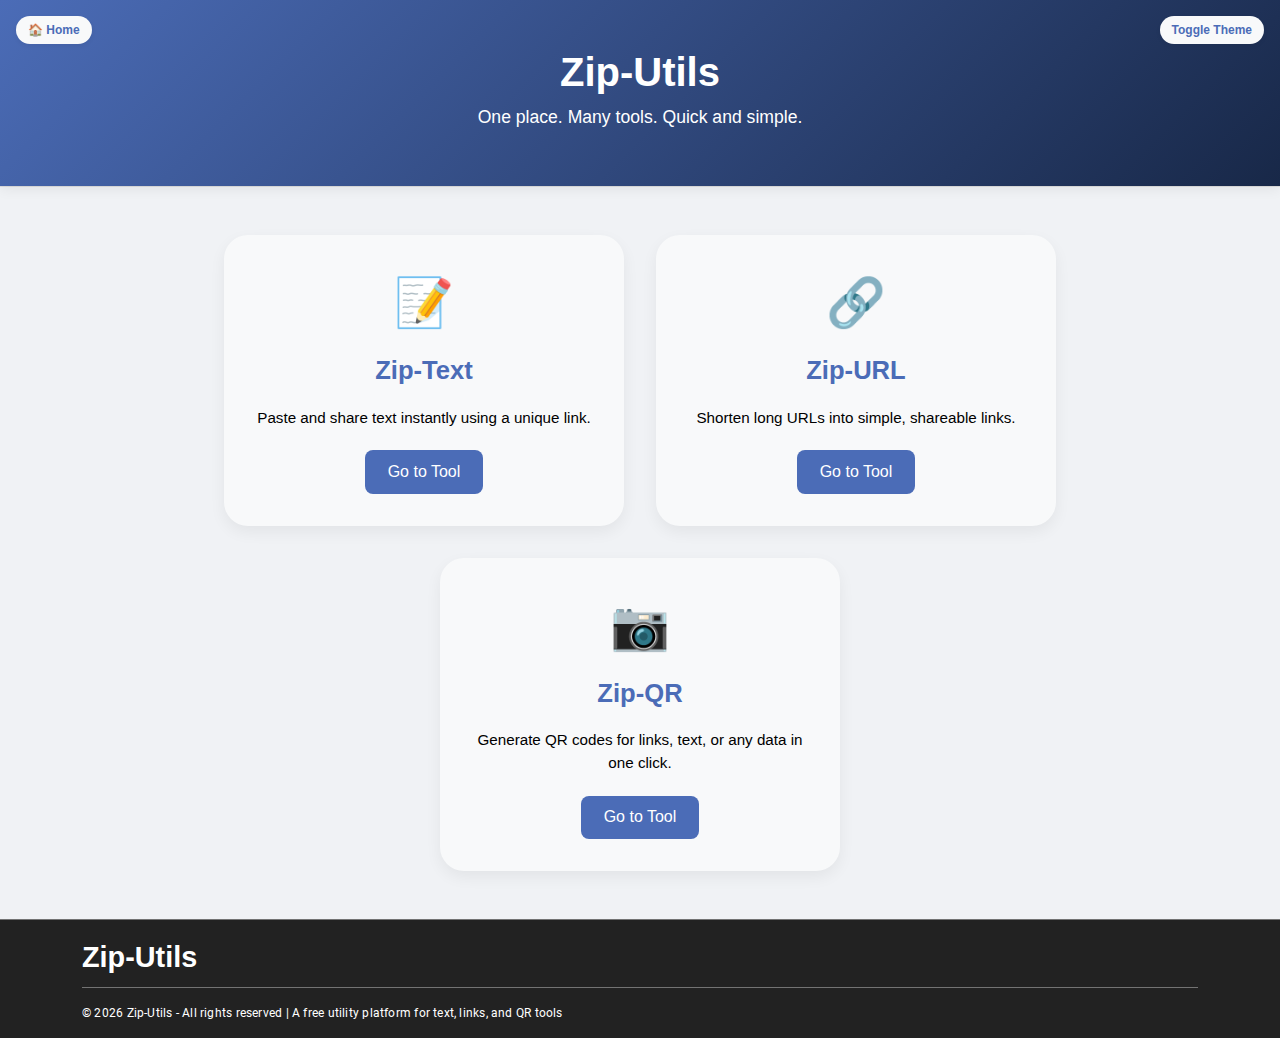
<file: index.html>
<!doctype html>
<html lang="en">
  <head>
    <meta charset="utf-8"/>
    <title>ZipUtilsUi</title>
    <base href="/"/>
    <meta name="viewport" content="width=device-width, initial-scale=1"/>
    <link rel="icon" type="image/x-icon" href="favicon.ico"/>
  <link rel="stylesheet" href="styles.css"></head>
  <body>
    <app-root></app-root>
  <script src="polyfills.js" type="module"></script><script src="scripts.js" defer></script><script src="main.js" type="module"></script></body>
</html>
</file>
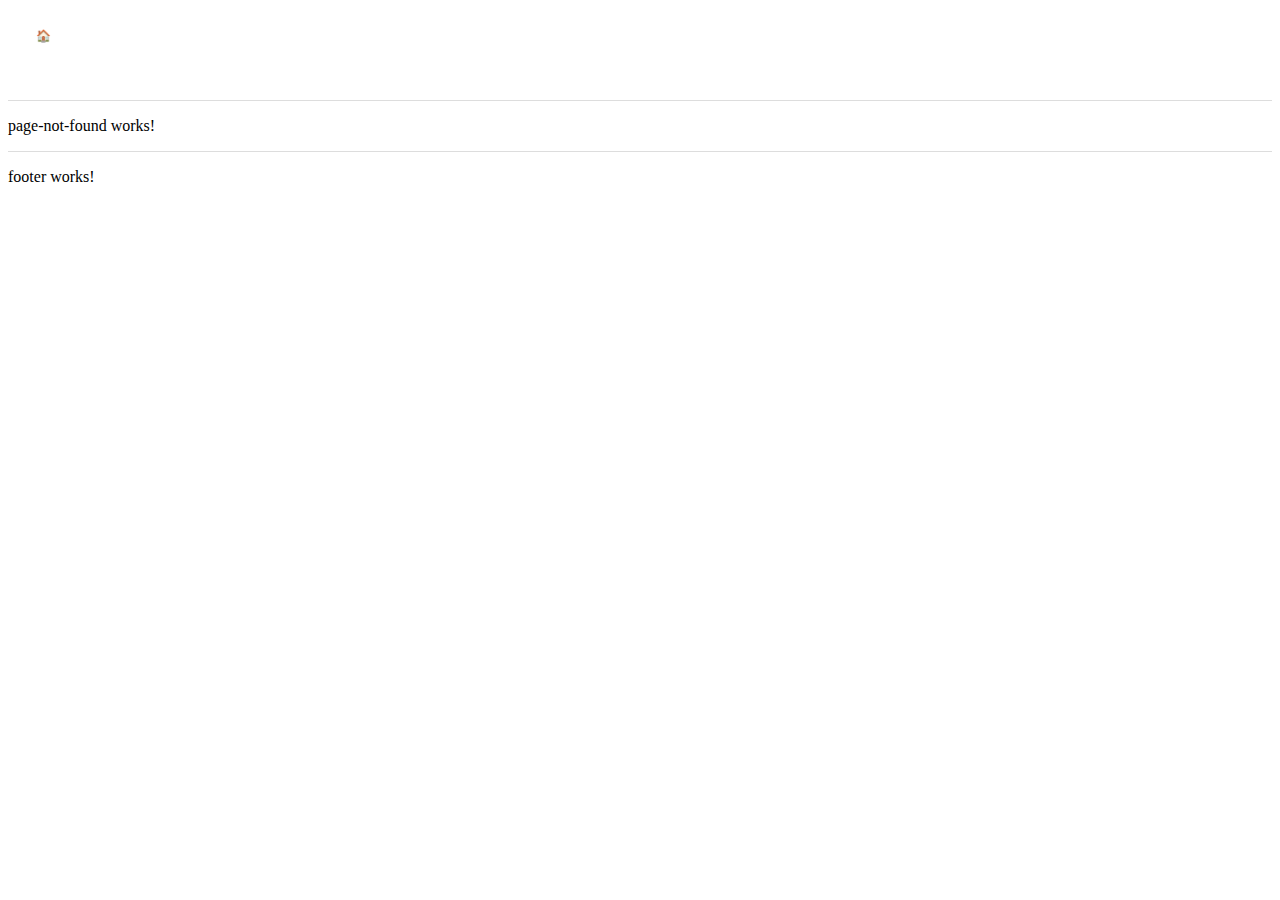
<file: 404/index.html>
<!DOCTYPE html><html lang="en"><head>
    <meta charset="utf-8">
    <title>Page Not Found!</title>
    <base href="C:/Program Files/Git/zip-utils-ui/">
    <meta name="viewport" content="width=device-width, initial-scale=1">
    <link rel="icon" type="image/x-icon" href="favicon.ico">
  <link rel="stylesheet" href="styles.css"><style ng-app-id="ng">

.custom-container[_ngcontent-ng-c2924611498] {
  height: 100%;
  display: flex;
  flex-direction: column;
}
.header-container[_ngcontent-ng-c2924611498] {
  border-bottom: 1px solid #ddd;
}
.main-content[_ngcontent-ng-c2924611498] {
  flex: 1 1 auto;
}
.footer-container[_ngcontent-ng-c2924611498] {
  border-top: 1px solid #ddd;
}
/*# sourceMappingURL=app.component.css.map */</style><style ng-app-id="ng">

header[_ngcontent-ng-c645543352] {
  background: var(--banner-gradient);
  text-align: center;
  color: white;
  box-shadow: 0 4px 12px var(--shadow);
  position: relative;
}
header[_ngcontent-ng-c645543352]   h1[_ngcontent-ng-c645543352] {
  margin: 0;
  font-size: 2.5rem;
  font-weight: bold;
}
header[_ngcontent-ng-c645543352]   p[_ngcontent-ng-c645543352] {
  margin: 0.5rem auto 1rem auto;
  font-size: 1.1rem;
}
.toggle-button[_ngcontent-ng-c645543352] {
  position: absolute;
  top: 1rem;
}
.theme-toggle[_ngcontent-ng-c645543352] {
  right: 1rem;
}
.home-redirect[_ngcontent-ng-c645543352] {
  left: 1rem;
}
.theme-toggle[_ngcontent-ng-c645543352]   button[_ngcontent-ng-c645543352], 
.home-redirect[_ngcontent-ng-c645543352]   button[_ngcontent-ng-c645543352] {
  background: var(--card-bg);
  border: none;
  border-radius: 1.5rem;
  padding: 0.3rem 0.75rem;
  font-size: 0.75rem;
  font-weight: 600;
  cursor: pointer;
  color: var(--primary);
  box-shadow: 0 2px 5px var(--shadow);
  transition: background 0.3s, color 0.3s;
}
@media screen and (max-width: 768px) {
  header[_ngcontent-ng-c645543352]   h1[_ngcontent-ng-c645543352] {
    font-size: 2rem;
  }
  .toggle-button[_ngcontent-ng-c645543352] {
    top: 0.5rem;
  }
  .theme-toggle[_ngcontent-ng-c645543352] {
    right: 0.5rem;
  }
  .home-redirect[_ngcontent-ng-c645543352] {
    left: 0.5rem;
  }
}
/*# sourceMappingURL=header.component.css.map */</style><meta name="description" content="The page you are looking for does not exist or may have been moved."></head>
  <body><!--nghm-->
    <app-root _nghost-ng-c2924611498="" ng-version="18.2.13" ngh="1" ng-server-context="ssg"><div _ngcontent-ng-c2924611498="" class="custom-container"><div _ngcontent-ng-c2924611498="" class="header-container"><app-header _ngcontent-ng-c2924611498="" _nghost-ng-c645543352="" ngh="0"><header _ngcontent-ng-c645543352="" class="py-5 px-3"><div _ngcontent-ng-c645543352="" class="toggle-button home-redirect"><button _ngcontent-ng-c645543352="" id="homeRedirect" routerlink="/" tabindex="0" ng-reflect-router-link="/">🏠 Home</button></div><div _ngcontent-ng-c645543352="" class="toggle-button theme-toggle"><button _ngcontent-ng-c645543352="" id="themeToggle">Toggle Theme</button></div><h1 _ngcontent-ng-c645543352="" class="app-name">Page Not Found!</h1><p _ngcontent-ng-c645543352="" class="app-description my-2"> The page you are looking for does not exist or may have been moved. </p></header></app-header></div><div _ngcontent-ng-c2924611498="" class="main-content"><router-outlet _ngcontent-ng-c2924611498=""></router-outlet><app-page-not-found _nghost-ng-c2941228801="" ngh="0"><p _ngcontent-ng-c2941228801="">page-not-found works!</p></app-page-not-found><!--container--></div><div _ngcontent-ng-c2924611498="" class="footer-container"><app-footer _ngcontent-ng-c2924611498="" _nghost-ng-c2022390366="" ngh="0"><p _ngcontent-ng-c2022390366="">footer works!</p></app-footer></div></div></app-root>
  <script src="polyfills.js" type="module"></script><script src="scripts.js" defer=""></script><script src="main.js" type="module"></script>

<script id="ng-state" type="application/json">{"__nghData__":[{},{"c":{"4":[{"i":"c2941228801","r":1}]}}]}</script></body></html>
</file>
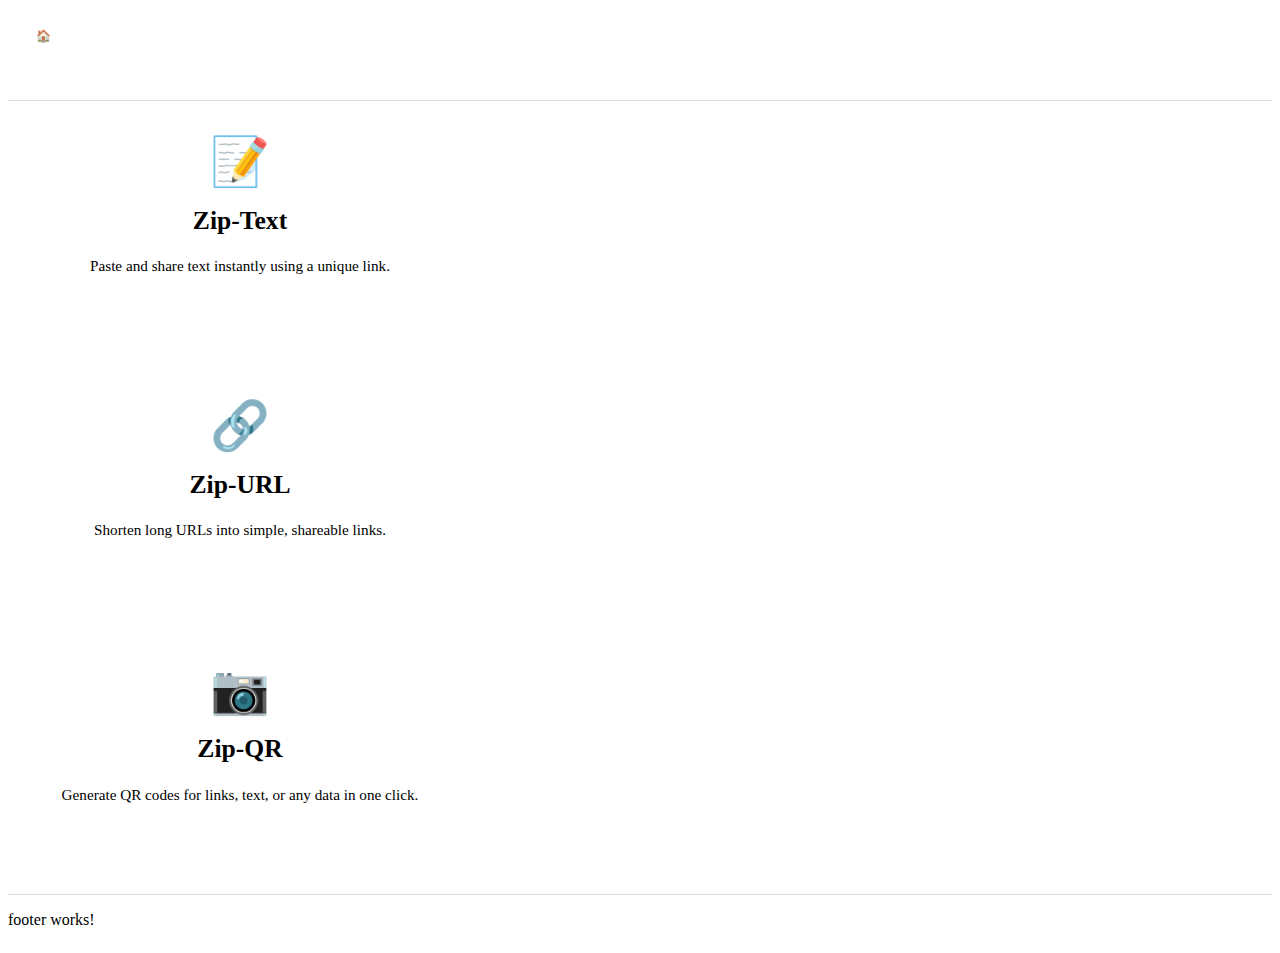
<file: home/index.html>
<!DOCTYPE html><html lang="en"><head>
    <meta charset="utf-8">
    <title>Zip-Utils</title>
    <base href="C:/Program Files/Git/zip-utils-ui/">
    <meta name="viewport" content="width=device-width, initial-scale=1">
    <link rel="icon" type="image/x-icon" href="favicon.ico">
  <link rel="stylesheet" href="styles.css"><style ng-app-id="ng">

.custom-container[_ngcontent-ng-c2924611498] {
  height: 100%;
  display: flex;
  flex-direction: column;
}
.header-container[_ngcontent-ng-c2924611498] {
  border-bottom: 1px solid #ddd;
}
.main-content[_ngcontent-ng-c2924611498] {
  flex: 1 1 auto;
}
.footer-container[_ngcontent-ng-c2924611498] {
  border-top: 1px solid #ddd;
}
/*# sourceMappingURL=app.component.css.map */</style><style ng-app-id="ng">

header[_ngcontent-ng-c645543352] {
  background: var(--banner-gradient);
  text-align: center;
  color: white;
  box-shadow: 0 4px 12px var(--shadow);
  position: relative;
}
header[_ngcontent-ng-c645543352]   h1[_ngcontent-ng-c645543352] {
  margin: 0;
  font-size: 2.5rem;
  font-weight: bold;
}
header[_ngcontent-ng-c645543352]   p[_ngcontent-ng-c645543352] {
  margin: 0.5rem auto 1rem auto;
  font-size: 1.1rem;
}
.toggle-button[_ngcontent-ng-c645543352] {
  position: absolute;
  top: 1rem;
}
.theme-toggle[_ngcontent-ng-c645543352] {
  right: 1rem;
}
.home-redirect[_ngcontent-ng-c645543352] {
  left: 1rem;
}
.theme-toggle[_ngcontent-ng-c645543352]   button[_ngcontent-ng-c645543352], 
.home-redirect[_ngcontent-ng-c645543352]   button[_ngcontent-ng-c645543352] {
  background: var(--card-bg);
  border: none;
  border-radius: 1.5rem;
  padding: 0.3rem 0.75rem;
  font-size: 0.75rem;
  font-weight: 600;
  cursor: pointer;
  color: var(--primary);
  box-shadow: 0 2px 5px var(--shadow);
  transition: background 0.3s, color 0.3s;
}
@media screen and (max-width: 768px) {
  header[_ngcontent-ng-c645543352]   h1[_ngcontent-ng-c645543352] {
    font-size: 2rem;
  }
  .toggle-button[_ngcontent-ng-c645543352] {
    top: 0.5rem;
  }
  .theme-toggle[_ngcontent-ng-c645543352] {
    right: 0.5rem;
  }
  .home-redirect[_ngcontent-ng-c645543352] {
    left: 0.5rem;
  }
}
/*# sourceMappingURL=header.component.css.map */</style><style ng-app-id="ng">

.tools-container[_ngcontent-ng-c1381916891] {
  gap: 2rem;
}
.tool-card[_ngcontent-ng-c1381916891] {
  background: var(--card-bg);
  border-radius: 1.5rem;
  box-shadow: 0 6px 16px var(--shadow);
  width: 100%;
  max-width: 400px;
  padding: 2rem;
  text-align: center;
  transition: transform 0.2s ease, box-shadow 0.2s ease;
  cursor: pointer;
}
.tool-card[_ngcontent-ng-c1381916891]:hover {
  transform: translateY(-3px);
  box-shadow: 0 10px 20px var(--shadow);
}
.tool-card[_ngcontent-ng-c1381916891]   h2[_ngcontent-ng-c1381916891] {
  margin-top: 0.5rem;
  font-size: 1.6rem;
  font-weight: bold;
  color: var(--primary);
}
.tool-card[_ngcontent-ng-c1381916891]   p[_ngcontent-ng-c1381916891] {
  font-size: 0.95rem;
  color: inherit;
  margin: 1.3rem auto;
}
.tool-card[_ngcontent-ng-c1381916891]   button[_ngcontent-ng-c1381916891] {
  background: var(--primary);
  color: white;
  border: none;
  padding: 0.6rem 1.4rem;
  font-size: 1rem;
  border-radius: 0.5rem;
  cursor: pointer;
  transition: background 0.3s;
}
.tool-card[_ngcontent-ng-c1381916891]   button[_ngcontent-ng-c1381916891]:hover {
  background: var(--secondary);
}
.tool-icon[_ngcontent-ng-c1381916891] {
  font-size: 3rem;
  color: var(--secondary);
  margin-bottom: 1rem;
}
@media screen and (max-width: 768px) {
  header[_ngcontent-ng-c1381916891]   h1[_ngcontent-ng-c1381916891] {
    font-size: 2rem;
  }
  .tool-card[_ngcontent-ng-c1381916891] {
    max-width: 90%;
  }
}
/*# sourceMappingURL=home.component.css.map */</style><meta name="description" content="One place. Many tools. Quick and simple."></head>
  <body><!--nghm-->
    <app-root _nghost-ng-c2924611498="" ng-version="18.2.13" ngh="1" ng-server-context="ssg"><div _ngcontent-ng-c2924611498="" class="custom-container"><div _ngcontent-ng-c2924611498="" class="header-container"><app-header _ngcontent-ng-c2924611498="" _nghost-ng-c645543352="" ngh="0"><header _ngcontent-ng-c645543352="" class="py-5 px-3"><div _ngcontent-ng-c645543352="" class="toggle-button home-redirect"><button _ngcontent-ng-c645543352="" id="homeRedirect" routerlink="/" tabindex="0" ng-reflect-router-link="/">🏠 Home</button></div><div _ngcontent-ng-c645543352="" class="toggle-button theme-toggle"><button _ngcontent-ng-c645543352="" id="themeToggle">Toggle Theme</button></div><h1 _ngcontent-ng-c645543352="" class="app-name">Zip-Utils</h1><p _ngcontent-ng-c645543352="" class="app-description my-2"> One place. Many tools. Quick and simple. </p></header></app-header></div><div _ngcontent-ng-c2924611498="" class="main-content"><router-outlet _ngcontent-ng-c2924611498=""></router-outlet><app-home _nghost-ng-c1381916891="" ngh="0"><div _ngcontent-ng-c1381916891="" class="tools-container d-flex justify-content-center flex-wrap py-5 px-3"><div _ngcontent-ng-c1381916891="" class="tool-card"><div _ngcontent-ng-c1381916891="" class="tool-icon">📝</div><h2 _ngcontent-ng-c1381916891="">Zip-Text</h2><p _ngcontent-ng-c1381916891="">Paste and share text instantly using a unique link.</p><button _ngcontent-ng-c1381916891="" routerlink="/text" tabindex="0" ng-reflect-router-link="/text">Go to Tool</button></div><div _ngcontent-ng-c1381916891="" class="tool-card"><div _ngcontent-ng-c1381916891="" class="tool-icon">🔗</div><h2 _ngcontent-ng-c1381916891="">Zip-URL</h2><p _ngcontent-ng-c1381916891="">Shorten long URLs into simple, shareable links.</p><button _ngcontent-ng-c1381916891="" routerlink="/url" tabindex="0" ng-reflect-router-link="/url">Go to Tool</button></div><div _ngcontent-ng-c1381916891="" class="tool-card"><div _ngcontent-ng-c1381916891="" class="tool-icon">📷</div><h2 _ngcontent-ng-c1381916891="">Zip-QR</h2><p _ngcontent-ng-c1381916891="">Generate QR codes for links, text, or any data in one click.</p><button _ngcontent-ng-c1381916891="" routerlink="/qr" tabindex="0" ng-reflect-router-link="/qr">Go to Tool</button></div></div></app-home><!--container--></div><div _ngcontent-ng-c2924611498="" class="footer-container"><app-footer _ngcontent-ng-c2924611498="" _nghost-ng-c2022390366="" ngh="0"><p _ngcontent-ng-c2022390366="">footer works!</p></app-footer></div></div></app-root>
  <script src="polyfills.js" type="module"></script><script src="scripts.js" defer=""></script><script src="main.js" type="module"></script>

<script id="ng-state" type="application/json">{"__nghData__":[{},{"c":{"4":[{"i":"c1381916891","r":1}]}}]}</script></body></html>
</file>
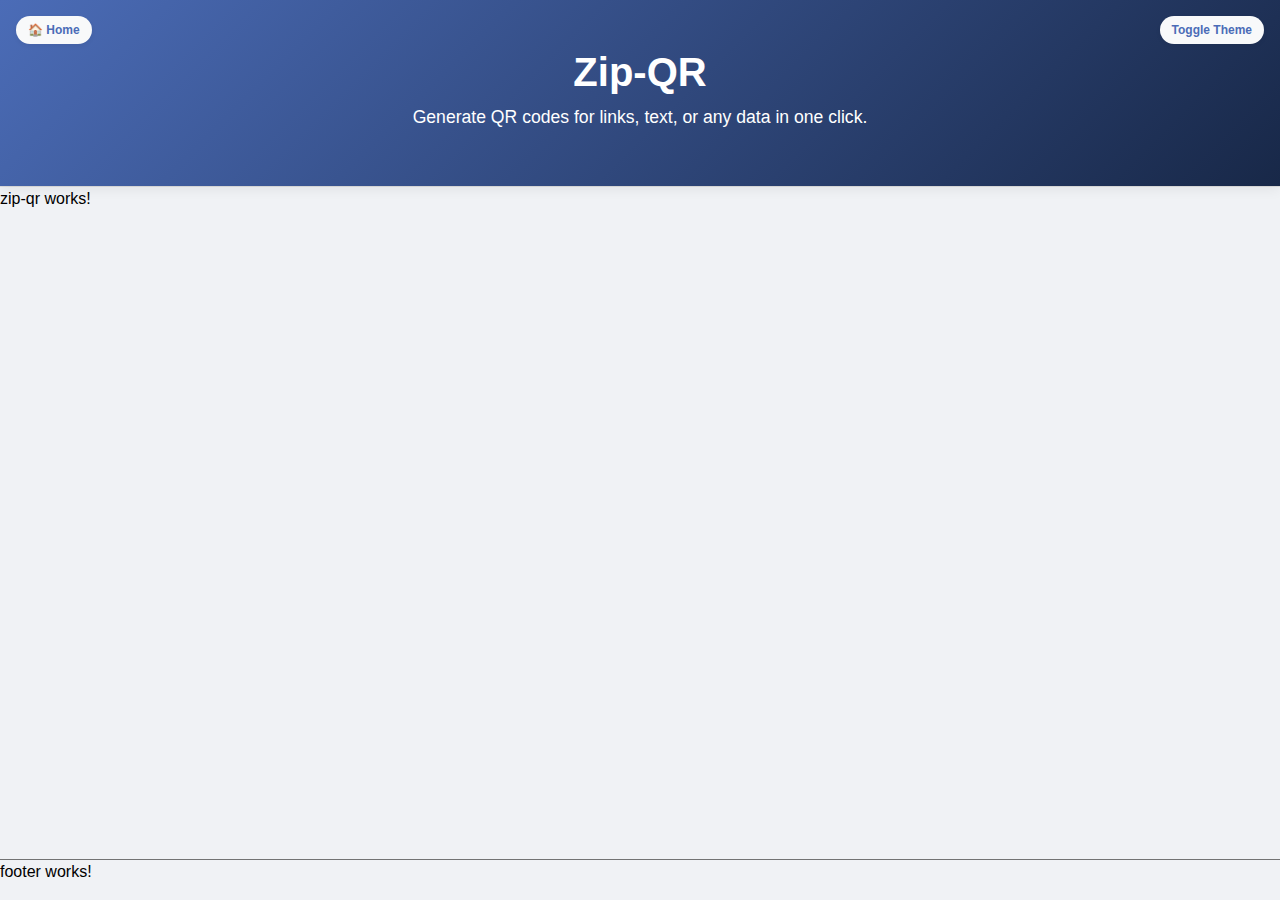
<file: qr/index.html>
<!DOCTYPE html><html lang="en"><head>
    <meta charset="utf-8">
    <title>Zip-QR</title>
    <base href="/">
    <meta name="viewport" content="width=device-width, initial-scale=1">
    <link rel="icon" type="image/x-icon" href="favicon.ico">
  <link rel="stylesheet" href="styles.css"><style ng-app-id="ng">

.custom-container[_ngcontent-ng-c2924611498] {
  height: 100%;
  display: flex;
  flex-direction: column;
}
.header-container[_ngcontent-ng-c2924611498] {
  border-bottom: 1px solid #ddd;
}
.main-content[_ngcontent-ng-c2924611498] {
  flex: 1 1 auto;
}
.footer-container[_ngcontent-ng-c2924611498] {
  border-top: 1px solid #ddd;
}
/*# sourceMappingURL=app.component.css.map */</style><style ng-app-id="ng">

header[_ngcontent-ng-c645543352] {
  background: var(--banner-gradient);
  text-align: center;
  color: white;
  box-shadow: 0 4px 12px var(--shadow);
  position: relative;
}
header[_ngcontent-ng-c645543352]   h1[_ngcontent-ng-c645543352] {
  margin: 0;
  font-size: 2.5rem;
  font-weight: bold;
}
header[_ngcontent-ng-c645543352]   p[_ngcontent-ng-c645543352] {
  margin: 0.5rem auto 1rem auto;
  font-size: 1.1rem;
}
.toggle-button[_ngcontent-ng-c645543352] {
  position: absolute;
  top: 1rem;
}
.theme-toggle[_ngcontent-ng-c645543352] {
  right: 1rem;
}
.home-redirect[_ngcontent-ng-c645543352] {
  left: 1rem;
}
.theme-toggle[_ngcontent-ng-c645543352]   button[_ngcontent-ng-c645543352], 
.home-redirect[_ngcontent-ng-c645543352]   button[_ngcontent-ng-c645543352] {
  background: var(--card-bg);
  border: none;
  border-radius: 1.5rem;
  padding: 0.3rem 0.75rem;
  font-size: 0.75rem;
  font-weight: 600;
  cursor: pointer;
  color: var(--primary);
  box-shadow: 0 2px 5px var(--shadow);
  transition: background 0.3s, color 0.3s;
}
@media screen and (max-width: 768px) {
  header[_ngcontent-ng-c645543352]   h1[_ngcontent-ng-c645543352] {
    font-size: 2rem;
  }
  .toggle-button[_ngcontent-ng-c645543352] {
    top: 0.5rem;
  }
  .theme-toggle[_ngcontent-ng-c645543352] {
    right: 0.5rem;
  }
  .home-redirect[_ngcontent-ng-c645543352] {
    left: 0.5rem;
  }
}
/*# sourceMappingURL=header.component.css.map */</style><meta name="description" content="Generate QR codes for links, text, or any data in one click."></head>
  <body><!--nghm-->
    <app-root _nghost-ng-c2924611498="" ng-version="18.2.13" ngh="1" ng-server-context="ssg"><div _ngcontent-ng-c2924611498="" class="custom-container"><div _ngcontent-ng-c2924611498="" class="header-container"><app-header _ngcontent-ng-c2924611498="" _nghost-ng-c645543352="" ngh="0"><header _ngcontent-ng-c645543352="" class="py-5 px-3"><div _ngcontent-ng-c645543352="" class="toggle-button home-redirect"><button _ngcontent-ng-c645543352="" id="homeRedirect" routerlink="/" tabindex="0" ng-reflect-router-link="/">🏠 Home</button></div><div _ngcontent-ng-c645543352="" class="toggle-button theme-toggle"><button _ngcontent-ng-c645543352="" id="themeToggle">Toggle Theme</button></div><h1 _ngcontent-ng-c645543352="" class="app-name">Zip-QR</h1><p _ngcontent-ng-c645543352="" class="app-description my-2"> Generate QR codes for links, text, or any data in one click. </p></header></app-header></div><div _ngcontent-ng-c2924611498="" class="main-content"><router-outlet _ngcontent-ng-c2924611498=""></router-outlet><app-zip-qr _nghost-ng-c930858436="" ngh="0"><p _ngcontent-ng-c930858436="">zip-qr works!</p></app-zip-qr><!--container--></div><div _ngcontent-ng-c2924611498="" class="footer-container"><app-footer _ngcontent-ng-c2924611498="" _nghost-ng-c2022390366="" ngh="0"><p _ngcontent-ng-c2022390366="">footer works!</p></app-footer></div></div></app-root>
  <script src="polyfills.js" type="module"></script><script src="scripts.js" defer=""></script><script src="main.js" type="module"></script>

<script id="ng-state" type="application/json">{"__nghData__":[{},{"c":{"4":[{"i":"c930858436","r":1}]}}]}</script></body></html>
</file>
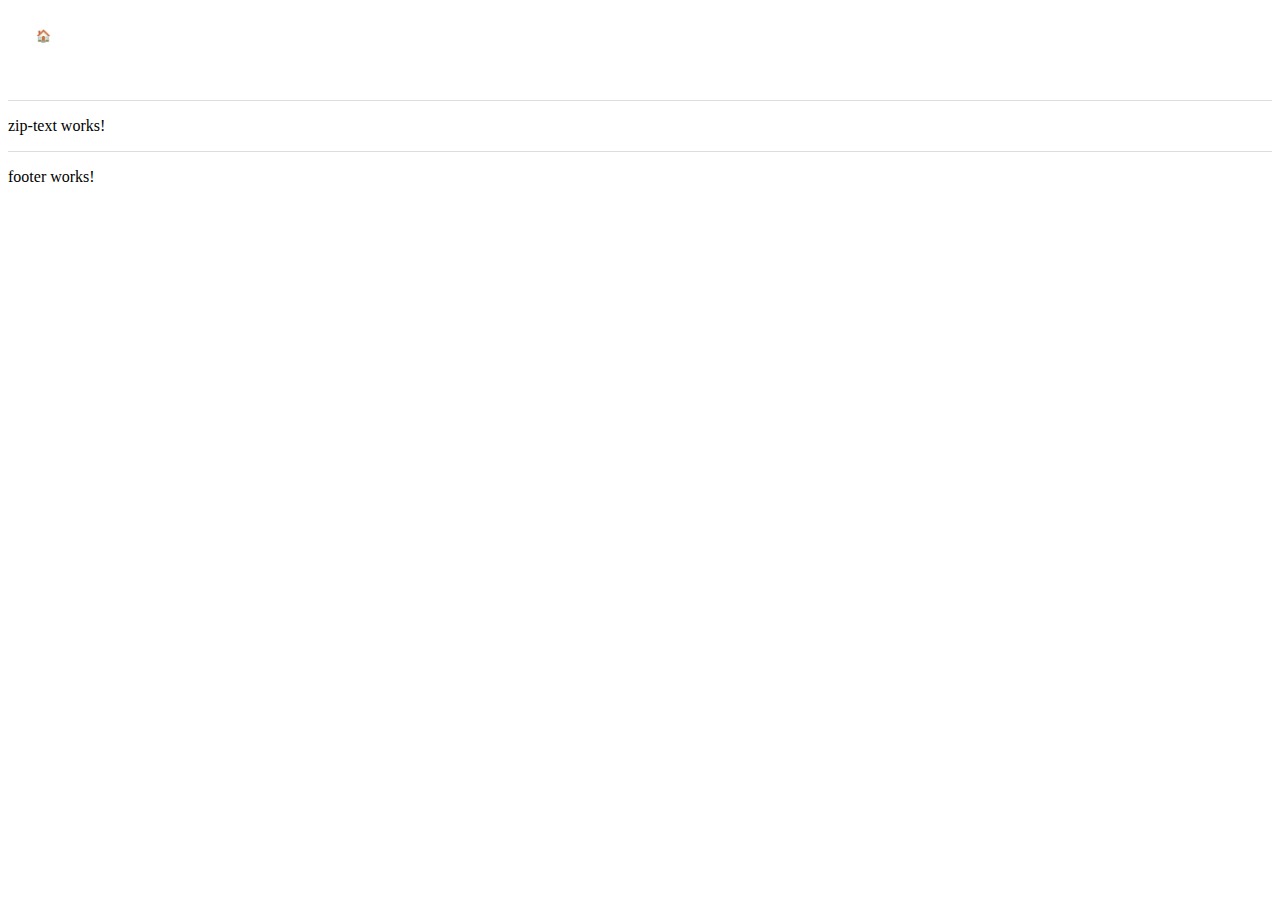
<file: text/index.html>
<!DOCTYPE html><html lang="en"><head>
    <meta charset="utf-8">
    <title>Zip-Text</title>
    <base href="C:/Program Files/Git/zip-utils-ui/">
    <meta name="viewport" content="width=device-width, initial-scale=1">
    <link rel="icon" type="image/x-icon" href="favicon.ico">
  <link rel="stylesheet" href="styles.css"><style ng-app-id="ng">

.custom-container[_ngcontent-ng-c2924611498] {
  height: 100%;
  display: flex;
  flex-direction: column;
}
.header-container[_ngcontent-ng-c2924611498] {
  border-bottom: 1px solid #ddd;
}
.main-content[_ngcontent-ng-c2924611498] {
  flex: 1 1 auto;
}
.footer-container[_ngcontent-ng-c2924611498] {
  border-top: 1px solid #ddd;
}
/*# sourceMappingURL=app.component.css.map */</style><style ng-app-id="ng">

header[_ngcontent-ng-c645543352] {
  background: var(--banner-gradient);
  text-align: center;
  color: white;
  box-shadow: 0 4px 12px var(--shadow);
  position: relative;
}
header[_ngcontent-ng-c645543352]   h1[_ngcontent-ng-c645543352] {
  margin: 0;
  font-size: 2.5rem;
  font-weight: bold;
}
header[_ngcontent-ng-c645543352]   p[_ngcontent-ng-c645543352] {
  margin: 0.5rem auto 1rem auto;
  font-size: 1.1rem;
}
.toggle-button[_ngcontent-ng-c645543352] {
  position: absolute;
  top: 1rem;
}
.theme-toggle[_ngcontent-ng-c645543352] {
  right: 1rem;
}
.home-redirect[_ngcontent-ng-c645543352] {
  left: 1rem;
}
.theme-toggle[_ngcontent-ng-c645543352]   button[_ngcontent-ng-c645543352], 
.home-redirect[_ngcontent-ng-c645543352]   button[_ngcontent-ng-c645543352] {
  background: var(--card-bg);
  border: none;
  border-radius: 1.5rem;
  padding: 0.3rem 0.75rem;
  font-size: 0.75rem;
  font-weight: 600;
  cursor: pointer;
  color: var(--primary);
  box-shadow: 0 2px 5px var(--shadow);
  transition: background 0.3s, color 0.3s;
}
@media screen and (max-width: 768px) {
  header[_ngcontent-ng-c645543352]   h1[_ngcontent-ng-c645543352] {
    font-size: 2rem;
  }
  .toggle-button[_ngcontent-ng-c645543352] {
    top: 0.5rem;
  }
  .theme-toggle[_ngcontent-ng-c645543352] {
    right: 0.5rem;
  }
  .home-redirect[_ngcontent-ng-c645543352] {
    left: 0.5rem;
  }
}
/*# sourceMappingURL=header.component.css.map */</style><meta name="description" content="Paste and share text instantly using a unique link."></head>
  <body><!--nghm-->
    <app-root _nghost-ng-c2924611498="" ng-version="18.2.13" ngh="1" ng-server-context="ssg"><div _ngcontent-ng-c2924611498="" class="custom-container"><div _ngcontent-ng-c2924611498="" class="header-container"><app-header _ngcontent-ng-c2924611498="" _nghost-ng-c645543352="" ngh="0"><header _ngcontent-ng-c645543352="" class="py-5 px-3"><div _ngcontent-ng-c645543352="" class="toggle-button home-redirect"><button _ngcontent-ng-c645543352="" id="homeRedirect" routerlink="/" tabindex="0" ng-reflect-router-link="/">🏠 Home</button></div><div _ngcontent-ng-c645543352="" class="toggle-button theme-toggle"><button _ngcontent-ng-c645543352="" id="themeToggle">Toggle Theme</button></div><h1 _ngcontent-ng-c645543352="" class="app-name">Zip-Text</h1><p _ngcontent-ng-c645543352="" class="app-description my-2"> Paste and share text instantly using a unique link. </p></header></app-header></div><div _ngcontent-ng-c2924611498="" class="main-content"><router-outlet _ngcontent-ng-c2924611498=""></router-outlet><app-zip-text _nghost-ng-c2954033616="" ngh="0"><p _ngcontent-ng-c2954033616="">zip-text works!</p></app-zip-text><!--container--></div><div _ngcontent-ng-c2924611498="" class="footer-container"><app-footer _ngcontent-ng-c2924611498="" _nghost-ng-c2022390366="" ngh="0"><p _ngcontent-ng-c2022390366="">footer works!</p></app-footer></div></div></app-root>
  <script src="polyfills.js" type="module"></script><script src="scripts.js" defer=""></script><script src="main.js" type="module"></script>

<script id="ng-state" type="application/json">{"__nghData__":[{},{"c":{"4":[{"i":"c2954033616","r":1}]}}]}</script></body></html>
</file>
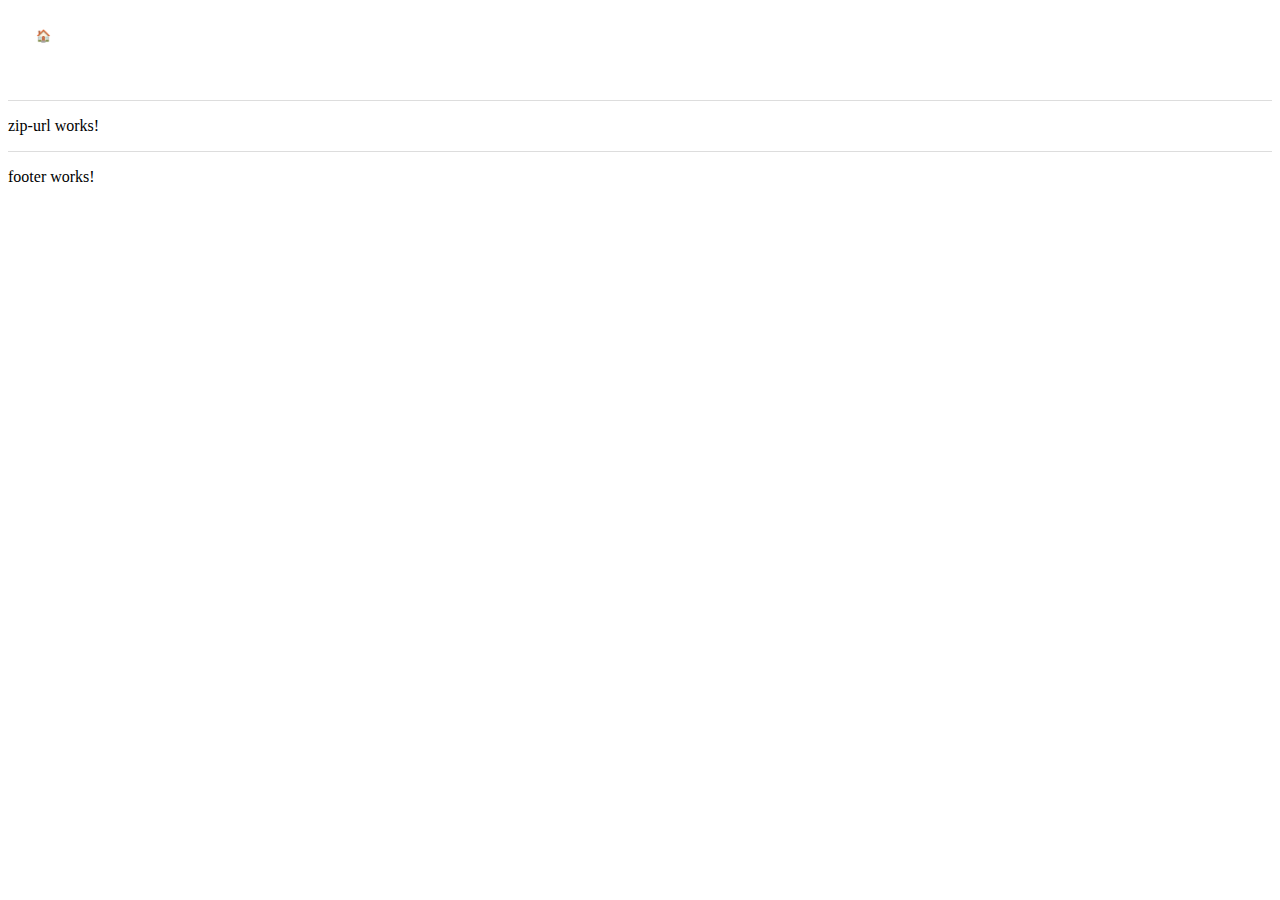
<file: url/index.html>
<!DOCTYPE html><html lang="en"><head>
    <meta charset="utf-8">
    <title>Zip-URL</title>
    <base href="C:/Program Files/Git/zip-utils-ui/">
    <meta name="viewport" content="width=device-width, initial-scale=1">
    <link rel="icon" type="image/x-icon" href="favicon.ico">
  <link rel="stylesheet" href="styles.css"><style ng-app-id="ng">

.custom-container[_ngcontent-ng-c2924611498] {
  height: 100%;
  display: flex;
  flex-direction: column;
}
.header-container[_ngcontent-ng-c2924611498] {
  border-bottom: 1px solid #ddd;
}
.main-content[_ngcontent-ng-c2924611498] {
  flex: 1 1 auto;
}
.footer-container[_ngcontent-ng-c2924611498] {
  border-top: 1px solid #ddd;
}
/*# sourceMappingURL=app.component.css.map */</style><style ng-app-id="ng">

header[_ngcontent-ng-c645543352] {
  background: var(--banner-gradient);
  text-align: center;
  color: white;
  box-shadow: 0 4px 12px var(--shadow);
  position: relative;
}
header[_ngcontent-ng-c645543352]   h1[_ngcontent-ng-c645543352] {
  margin: 0;
  font-size: 2.5rem;
  font-weight: bold;
}
header[_ngcontent-ng-c645543352]   p[_ngcontent-ng-c645543352] {
  margin: 0.5rem auto 1rem auto;
  font-size: 1.1rem;
}
.toggle-button[_ngcontent-ng-c645543352] {
  position: absolute;
  top: 1rem;
}
.theme-toggle[_ngcontent-ng-c645543352] {
  right: 1rem;
}
.home-redirect[_ngcontent-ng-c645543352] {
  left: 1rem;
}
.theme-toggle[_ngcontent-ng-c645543352]   button[_ngcontent-ng-c645543352], 
.home-redirect[_ngcontent-ng-c645543352]   button[_ngcontent-ng-c645543352] {
  background: var(--card-bg);
  border: none;
  border-radius: 1.5rem;
  padding: 0.3rem 0.75rem;
  font-size: 0.75rem;
  font-weight: 600;
  cursor: pointer;
  color: var(--primary);
  box-shadow: 0 2px 5px var(--shadow);
  transition: background 0.3s, color 0.3s;
}
@media screen and (max-width: 768px) {
  header[_ngcontent-ng-c645543352]   h1[_ngcontent-ng-c645543352] {
    font-size: 2rem;
  }
  .toggle-button[_ngcontent-ng-c645543352] {
    top: 0.5rem;
  }
  .theme-toggle[_ngcontent-ng-c645543352] {
    right: 0.5rem;
  }
  .home-redirect[_ngcontent-ng-c645543352] {
    left: 0.5rem;
  }
}
/*# sourceMappingURL=header.component.css.map */</style><meta name="description" content="Shorten long URLs into simple, shareable links."></head>
  <body><!--nghm-->
    <app-root _nghost-ng-c2924611498="" ng-version="18.2.13" ngh="1" ng-server-context="ssg"><div _ngcontent-ng-c2924611498="" class="custom-container"><div _ngcontent-ng-c2924611498="" class="header-container"><app-header _ngcontent-ng-c2924611498="" _nghost-ng-c645543352="" ngh="0"><header _ngcontent-ng-c645543352="" class="py-5 px-3"><div _ngcontent-ng-c645543352="" class="toggle-button home-redirect"><button _ngcontent-ng-c645543352="" id="homeRedirect" routerlink="/" tabindex="0" ng-reflect-router-link="/">🏠 Home</button></div><div _ngcontent-ng-c645543352="" class="toggle-button theme-toggle"><button _ngcontent-ng-c645543352="" id="themeToggle">Toggle Theme</button></div><h1 _ngcontent-ng-c645543352="" class="app-name">Zip-URL</h1><p _ngcontent-ng-c645543352="" class="app-description my-2"> Shorten long URLs into simple, shareable links. </p></header></app-header></div><div _ngcontent-ng-c2924611498="" class="main-content"><router-outlet _ngcontent-ng-c2924611498=""></router-outlet><app-zip-url _nghost-ng-c1939304674="" ngh="0"><p _ngcontent-ng-c1939304674="">zip-url works!</p></app-zip-url><!--container--></div><div _ngcontent-ng-c2924611498="" class="footer-container"><app-footer _ngcontent-ng-c2924611498="" _nghost-ng-c2022390366="" ngh="0"><p _ngcontent-ng-c2022390366="">footer works!</p></app-footer></div></div></app-root>
  <script src="polyfills.js" type="module"></script><script src="scripts.js" defer=""></script><script src="main.js" type="module"></script>

<script id="ng-state" type="application/json">{"__nghData__":[{},{"c":{"4":[{"i":"c1939304674","r":1}]}}]}</script></body></html>
</file>
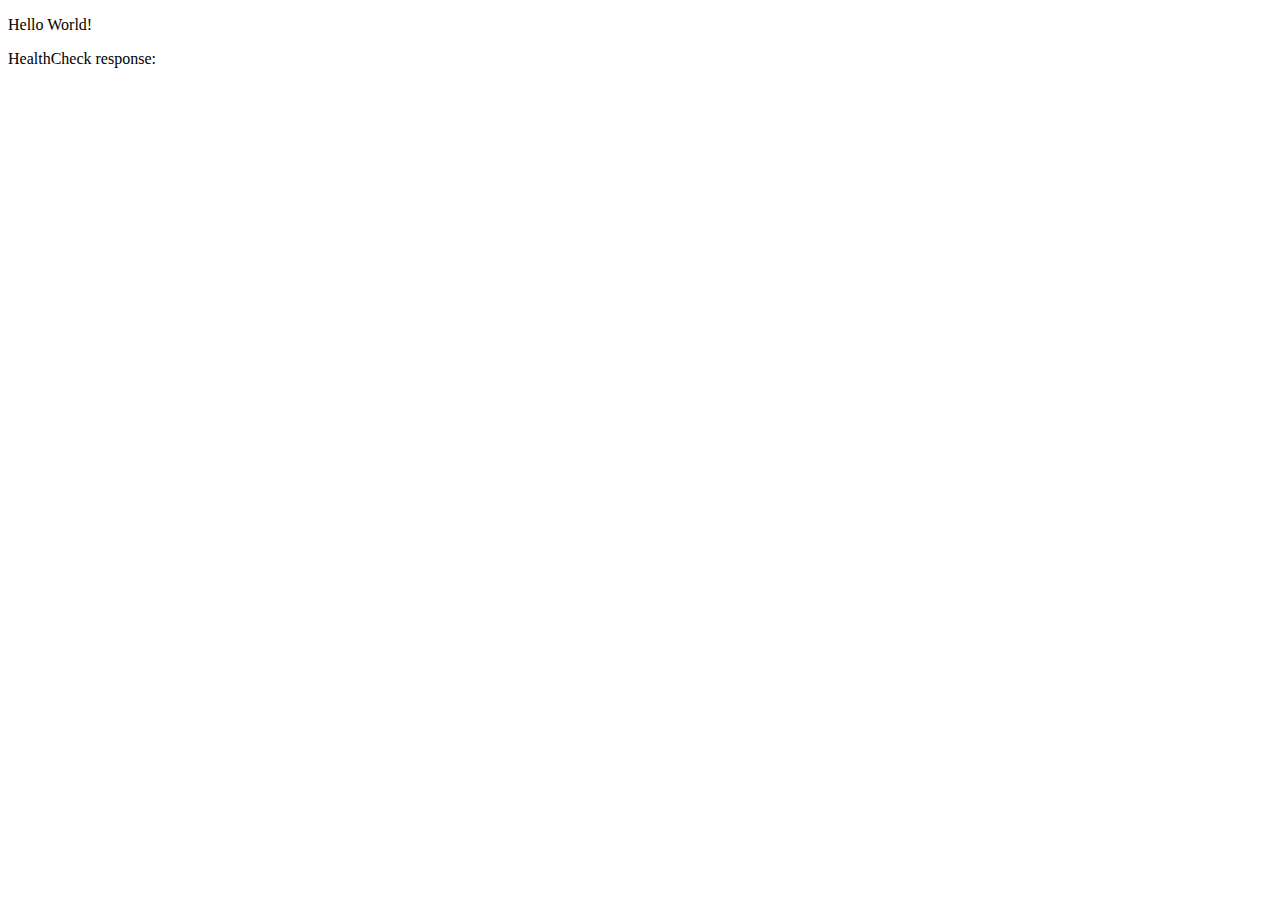
<file: OLD_index.html>
<!DOCTYPE html>
<html lang="en">
  <head>
    <meta charset="UTF-8" />
    <meta name="viewport" content="width=device-width, initial-scale=1.0" />
    <title>Document</title>
  </head>
  <body>
    <p id="title">Hello World!</p>
    <p>HealthCheck response: <span id="healthcheck"></span></p>

    <script>
      const endPoint =
        "https://qcy0juqkdh.execute-api.ap-south-1.amazonaws.com/dev/graphql";

      async function callGraphQL() {
        try {
          const response = await fetch(endPoint, {
            method: "POST",
            headers: {
              "Content-Type": "application/json",
            },
            body: JSON.stringify({
              query: `
              query HealthCheck {
                healthCheck
              }
            `,
              variables: {},
            }),
          });

          const data = await response.json();
          console.log("Response:", data);

          document.getElementById("healthcheck").innerHTML =
            JSON.stringify(data);
        } catch (error) {
          console.error("Error:", error);
        }
      }

      callGraphQL();
    </script>
  </body>
</html>
</file>
<file: styles.css>
@charset "UTF-8";

/* public/assets/fontawesome/css/all.min.css */
/*!
 * Font Awesome Free 5.15.4 by @fontawesome - https://fontawesome.com
 * License - https://fontawesome.com/license/free (Icons: CC BY 4.0, Fonts: SIL OFL 1.1, Code: MIT License)
 */
.fa,
.fab,
.fad,
.fal,
.far,
.fas {
  -moz-osx-font-smoothing: grayscale;
  -webkit-font-smoothing: antialiased;
  display: inline-block;
  font-style: normal;
  font-variant: normal;
  text-rendering: auto;
  line-height: 1;
}
.fa-lg {
  font-size: 1.33333em;
  line-height: .75em;
  vertical-align: -.0667em;
}
.fa-xs {
  font-size: .75em;
}
.fa-sm {
  font-size: .875em;
}
.fa-1x {
  font-size: 1em;
}
.fa-2x {
  font-size: 2em;
}
.fa-3x {
  font-size: 3em;
}
.fa-4x {
  font-size: 4em;
}
.fa-5x {
  font-size: 5em;
}
.fa-6x {
  font-size: 6em;
}
.fa-7x {
  font-size: 7em;
}
.fa-8x {
  font-size: 8em;
}
.fa-9x {
  font-size: 9em;
}
.fa-10x {
  font-size: 10em;
}
.fa-fw {
  text-align: center;
  width: 1.25em;
}
.fa-ul {
  list-style-type: none;
  margin-left: 2.5em;
  padding-left: 0;
}
.fa-ul > li {
  position: relative;
}
.fa-li {
  left: -2em;
  position: absolute;
  text-align: center;
  width: 2em;
  line-height: inherit;
}
.fa-border {
  border: .08em solid #eee;
  border-radius: .1em;
  padding: .2em .25em .15em;
}
.fa-pull-left {
  float: left;
}
.fa-pull-right {
  float: right;
}
.fa.fa-pull-left,
.fab.fa-pull-left,
.fal.fa-pull-left,
.far.fa-pull-left,
.fas.fa-pull-left {
  margin-right: .3em;
}
.fa.fa-pull-right,
.fab.fa-pull-right,
.fal.fa-pull-right,
.far.fa-pull-right,
.fas.fa-pull-right {
  margin-left: .3em;
}
.fa-spin {
  -webkit-animation: fa-spin 2s linear infinite;
  animation: fa-spin 2s linear infinite;
}
.fa-pulse {
  -webkit-animation: fa-spin 1s steps(8) infinite;
  animation: fa-spin 1s steps(8) infinite;
}
@-webkit-keyframes fa-spin {
  0% {
    -webkit-transform: rotate(0deg);
    transform: rotate(0deg);
  }
  to {
    -webkit-transform: rotate(1turn);
    transform: rotate(1turn);
  }
}
@keyframes fa-spin {
  0% {
    -webkit-transform: rotate(0deg);
    transform: rotate(0deg);
  }
  to {
    -webkit-transform: rotate(1turn);
    transform: rotate(1turn);
  }
}
.fa-rotate-90 {
  -ms-filter: "progid:DXImageTransform.Microsoft.BasicImage(rotation=1)";
  -webkit-transform: rotate(90deg);
  transform: rotate(90deg);
}
.fa-rotate-180 {
  -ms-filter: "progid:DXImageTransform.Microsoft.BasicImage(rotation=2)";
  -webkit-transform: rotate(180deg);
  transform: rotate(180deg);
}
.fa-rotate-270 {
  -ms-filter: "progid:DXImageTransform.Microsoft.BasicImage(rotation=3)";
  -webkit-transform: rotate(270deg);
  transform: rotate(270deg);
}
.fa-flip-horizontal {
  -ms-filter: "progid:DXImageTransform.Microsoft.BasicImage(rotation=0, mirror=1)";
  -webkit-transform: scaleX(-1);
  transform: scaleX(-1);
}
.fa-flip-vertical {
  -webkit-transform: scaleY(-1);
  transform: scaleY(-1);
}
.fa-flip-both,
.fa-flip-horizontal.fa-flip-vertical,
.fa-flip-vertical {
  -ms-filter: "progid:DXImageTransform.Microsoft.BasicImage(rotation=2, mirror=1)";
}
.fa-flip-both,
.fa-flip-horizontal.fa-flip-vertical {
  -webkit-transform: scale(-1);
  transform: scale(-1);
}
:root .fa-flip-both,
:root .fa-flip-horizontal,
:root .fa-flip-vertical,
:root .fa-rotate-90,
:root .fa-rotate-180,
:root .fa-rotate-270 {
  -webkit-filter: none;
  filter: none;
}
.fa-stack {
  display: inline-block;
  height: 2em;
  line-height: 2em;
  position: relative;
  vertical-align: middle;
  width: 2.5em;
}
.fa-stack-1x,
.fa-stack-2x {
  left: 0;
  position: absolute;
  text-align: center;
  width: 100%;
}
.fa-stack-1x {
  line-height: inherit;
}
.fa-stack-2x {
  font-size: 2em;
}
.fa-inverse {
  color: #fff;
}
.fa-500px:before {
  content: "\f26e";
}
.fa-accessible-icon:before {
  content: "\f368";
}
.fa-accusoft:before {
  content: "\f369";
}
.fa-acquisitions-incorporated:before {
  content: "\f6af";
}
.fa-ad:before {
  content: "\f641";
}
.fa-address-book:before {
  content: "\f2b9";
}
.fa-address-card:before {
  content: "\f2bb";
}
.fa-adjust:before {
  content: "\f042";
}
.fa-adn:before {
  content: "\f170";
}
.fa-adversal:before {
  content: "\f36a";
}
.fa-affiliatetheme:before {
  content: "\f36b";
}
.fa-air-freshener:before {
  content: "\f5d0";
}
.fa-airbnb:before {
  content: "\f834";
}
.fa-algolia:before {
  content: "\f36c";
}
.fa-align-center:before {
  content: "\f037";
}
.fa-align-justify:before {
  content: "\f039";
}
.fa-align-left:before {
  content: "\f036";
}
.fa-align-right:before {
  content: "\f038";
}
.fa-alipay:before {
  content: "\f642";
}
.fa-allergies:before {
  content: "\f461";
}
.fa-amazon:before {
  content: "\f270";
}
.fa-amazon-pay:before {
  content: "\f42c";
}
.fa-ambulance:before {
  content: "\f0f9";
}
.fa-american-sign-language-interpreting:before {
  content: "\f2a3";
}
.fa-amilia:before {
  content: "\f36d";
}
.fa-anchor:before {
  content: "\f13d";
}
.fa-android:before {
  content: "\f17b";
}
.fa-angellist:before {
  content: "\f209";
}
.fa-angle-double-down:before {
  content: "\f103";
}
.fa-angle-double-left:before {
  content: "\f100";
}
.fa-angle-double-right:before {
  content: "\f101";
}
.fa-angle-double-up:before {
  content: "\f102";
}
.fa-angle-down:before {
  content: "\f107";
}
.fa-angle-left:before {
  content: "\f104";
}
.fa-angle-right:before {
  content: "\f105";
}
.fa-angle-up:before {
  content: "\f106";
}
.fa-angry:before {
  content: "\f556";
}
.fa-angrycreative:before {
  content: "\f36e";
}
.fa-angular:before {
  content: "\f420";
}
.fa-ankh:before {
  content: "\f644";
}
.fa-app-store:before {
  content: "\f36f";
}
.fa-app-store-ios:before {
  content: "\f370";
}
.fa-apper:before {
  content: "\f371";
}
.fa-apple:before {
  content: "\f179";
}
.fa-apple-alt:before {
  content: "\f5d1";
}
.fa-apple-pay:before {
  content: "\f415";
}
.fa-archive:before {
  content: "\f187";
}
.fa-archway:before {
  content: "\f557";
}
.fa-arrow-alt-circle-down:before {
  content: "\f358";
}
.fa-arrow-alt-circle-left:before {
  content: "\f359";
}
.fa-arrow-alt-circle-right:before {
  content: "\f35a";
}
.fa-arrow-alt-circle-up:before {
  content: "\f35b";
}
.fa-arrow-circle-down:before {
  content: "\f0ab";
}
.fa-arrow-circle-left:before {
  content: "\f0a8";
}
.fa-arrow-circle-right:before {
  content: "\f0a9";
}
.fa-arrow-circle-up:before {
  content: "\f0aa";
}
.fa-arrow-down:before {
  content: "\f063";
}
.fa-arrow-left:before {
  content: "\f060";
}
.fa-arrow-right:before {
  content: "\f061";
}
.fa-arrow-up:before {
  content: "\f062";
}
.fa-arrows-alt:before {
  content: "\f0b2";
}
.fa-arrows-alt-h:before {
  content: "\f337";
}
.fa-arrows-alt-v:before {
  content: "\f338";
}
.fa-artstation:before {
  content: "\f77a";
}
.fa-assistive-listening-systems:before {
  content: "\f2a2";
}
.fa-asterisk:before {
  content: "\f069";
}
.fa-asymmetrik:before {
  content: "\f372";
}
.fa-at:before {
  content: "\f1fa";
}
.fa-atlas:before {
  content: "\f558";
}
.fa-atlassian:before {
  content: "\f77b";
}
.fa-atom:before {
  content: "\f5d2";
}
.fa-audible:before {
  content: "\f373";
}
.fa-audio-description:before {
  content: "\f29e";
}
.fa-autoprefixer:before {
  content: "\f41c";
}
.fa-avianex:before {
  content: "\f374";
}
.fa-aviato:before {
  content: "\f421";
}
.fa-award:before {
  content: "\f559";
}
.fa-aws:before {
  content: "\f375";
}
.fa-baby:before {
  content: "\f77c";
}
.fa-baby-carriage:before {
  content: "\f77d";
}
.fa-backspace:before {
  content: "\f55a";
}
.fa-backward:before {
  content: "\f04a";
}
.fa-bacon:before {
  content: "\f7e5";
}
.fa-bacteria:before {
  content: "\e059";
}
.fa-bacterium:before {
  content: "\e05a";
}
.fa-bahai:before {
  content: "\f666";
}
.fa-balance-scale:before {
  content: "\f24e";
}
.fa-balance-scale-left:before {
  content: "\f515";
}
.fa-balance-scale-right:before {
  content: "\f516";
}
.fa-ban:before {
  content: "\f05e";
}
.fa-band-aid:before {
  content: "\f462";
}
.fa-bandcamp:before {
  content: "\f2d5";
}
.fa-barcode:before {
  content: "\f02a";
}
.fa-bars:before {
  content: "\f0c9";
}
.fa-baseball-ball:before {
  content: "\f433";
}
.fa-basketball-ball:before {
  content: "\f434";
}
.fa-bath:before {
  content: "\f2cd";
}
.fa-battery-empty:before {
  content: "\f244";
}
.fa-battery-full:before {
  content: "\f240";
}
.fa-battery-half:before {
  content: "\f242";
}
.fa-battery-quarter:before {
  content: "\f243";
}
.fa-battery-three-quarters:before {
  content: "\f241";
}
.fa-battle-net:before {
  content: "\f835";
}
.fa-bed:before {
  content: "\f236";
}
.fa-beer:before {
  content: "\f0fc";
}
.fa-behance:before {
  content: "\f1b4";
}
.fa-behance-square:before {
  content: "\f1b5";
}
.fa-bell:before {
  content: "\f0f3";
}
.fa-bell-slash:before {
  content: "\f1f6";
}
.fa-bezier-curve:before {
  content: "\f55b";
}
.fa-bible:before {
  content: "\f647";
}
.fa-bicycle:before {
  content: "\f206";
}
.fa-biking:before {
  content: "\f84a";
}
.fa-bimobject:before {
  content: "\f378";
}
.fa-binoculars:before {
  content: "\f1e5";
}
.fa-biohazard:before {
  content: "\f780";
}
.fa-birthday-cake:before {
  content: "\f1fd";
}
.fa-bitbucket:before {
  content: "\f171";
}
.fa-bitcoin:before {
  content: "\f379";
}
.fa-bity:before {
  content: "\f37a";
}
.fa-black-tie:before {
  content: "\f27e";
}
.fa-blackberry:before {
  content: "\f37b";
}
.fa-blender:before {
  content: "\f517";
}
.fa-blender-phone:before {
  content: "\f6b6";
}
.fa-blind:before {
  content: "\f29d";
}
.fa-blog:before {
  content: "\f781";
}
.fa-blogger:before {
  content: "\f37c";
}
.fa-blogger-b:before {
  content: "\f37d";
}
.fa-bluetooth:before {
  content: "\f293";
}
.fa-bluetooth-b:before {
  content: "\f294";
}
.fa-bold:before {
  content: "\f032";
}
.fa-bolt:before {
  content: "\f0e7";
}
.fa-bomb:before {
  content: "\f1e2";
}
.fa-bone:before {
  content: "\f5d7";
}
.fa-bong:before {
  content: "\f55c";
}
.fa-book:before {
  content: "\f02d";
}
.fa-book-dead:before {
  content: "\f6b7";
}
.fa-book-medical:before {
  content: "\f7e6";
}
.fa-book-open:before {
  content: "\f518";
}
.fa-book-reader:before {
  content: "\f5da";
}
.fa-bookmark:before {
  content: "\f02e";
}
.fa-bootstrap:before {
  content: "\f836";
}
.fa-border-all:before {
  content: "\f84c";
}
.fa-border-none:before {
  content: "\f850";
}
.fa-border-style:before {
  content: "\f853";
}
.fa-bowling-ball:before {
  content: "\f436";
}
.fa-box:before {
  content: "\f466";
}
.fa-box-open:before {
  content: "\f49e";
}
.fa-box-tissue:before {
  content: "\e05b";
}
.fa-boxes:before {
  content: "\f468";
}
.fa-braille:before {
  content: "\f2a1";
}
.fa-brain:before {
  content: "\f5dc";
}
.fa-bread-slice:before {
  content: "\f7ec";
}
.fa-briefcase:before {
  content: "\f0b1";
}
.fa-briefcase-medical:before {
  content: "\f469";
}
.fa-broadcast-tower:before {
  content: "\f519";
}
.fa-broom:before {
  content: "\f51a";
}
.fa-brush:before {
  content: "\f55d";
}
.fa-btc:before {
  content: "\f15a";
}
.fa-buffer:before {
  content: "\f837";
}
.fa-bug:before {
  content: "\f188";
}
.fa-building:before {
  content: "\f1ad";
}
.fa-bullhorn:before {
  content: "\f0a1";
}
.fa-bullseye:before {
  content: "\f140";
}
.fa-burn:before {
  content: "\f46a";
}
.fa-buromobelexperte:before {
  content: "\f37f";
}
.fa-bus:before {
  content: "\f207";
}
.fa-bus-alt:before {
  content: "\f55e";
}
.fa-business-time:before {
  content: "\f64a";
}
.fa-buy-n-large:before {
  content: "\f8a6";
}
.fa-buysellads:before {
  content: "\f20d";
}
.fa-calculator:before {
  content: "\f1ec";
}
.fa-calendar:before {
  content: "\f133";
}
.fa-calendar-alt:before {
  content: "\f073";
}
.fa-calendar-check:before {
  content: "\f274";
}
.fa-calendar-day:before {
  content: "\f783";
}
.fa-calendar-minus:before {
  content: "\f272";
}
.fa-calendar-plus:before {
  content: "\f271";
}
.fa-calendar-times:before {
  content: "\f273";
}
.fa-calendar-week:before {
  content: "\f784";
}
.fa-camera:before {
  content: "\f030";
}
.fa-camera-retro:before {
  content: "\f083";
}
.fa-campground:before {
  content: "\f6bb";
}
.fa-canadian-maple-leaf:before {
  content: "\f785";
}
.fa-candy-cane:before {
  content: "\f786";
}
.fa-cannabis:before {
  content: "\f55f";
}
.fa-capsules:before {
  content: "\f46b";
}
.fa-car:before {
  content: "\f1b9";
}
.fa-car-alt:before {
  content: "\f5de";
}
.fa-car-battery:before {
  content: "\f5df";
}
.fa-car-crash:before {
  content: "\f5e1";
}
.fa-car-side:before {
  content: "\f5e4";
}
.fa-caravan:before {
  content: "\f8ff";
}
.fa-caret-down:before {
  content: "\f0d7";
}
.fa-caret-left:before {
  content: "\f0d9";
}
.fa-caret-right:before {
  content: "\f0da";
}
.fa-caret-square-down:before {
  content: "\f150";
}
.fa-caret-square-left:before {
  content: "\f191";
}
.fa-caret-square-right:before {
  content: "\f152";
}
.fa-caret-square-up:before {
  content: "\f151";
}
.fa-caret-up:before {
  content: "\f0d8";
}
.fa-carrot:before {
  content: "\f787";
}
.fa-cart-arrow-down:before {
  content: "\f218";
}
.fa-cart-plus:before {
  content: "\f217";
}
.fa-cash-register:before {
  content: "\f788";
}
.fa-cat:before {
  content: "\f6be";
}
.fa-cc-amazon-pay:before {
  content: "\f42d";
}
.fa-cc-amex:before {
  content: "\f1f3";
}
.fa-cc-apple-pay:before {
  content: "\f416";
}
.fa-cc-diners-club:before {
  content: "\f24c";
}
.fa-cc-discover:before {
  content: "\f1f2";
}
.fa-cc-jcb:before {
  content: "\f24b";
}
.fa-cc-mastercard:before {
  content: "\f1f1";
}
.fa-cc-paypal:before {
  content: "\f1f4";
}
.fa-cc-stripe:before {
  content: "\f1f5";
}
.fa-cc-visa:before {
  content: "\f1f0";
}
.fa-centercode:before {
  content: "\f380";
}
.fa-centos:before {
  content: "\f789";
}
.fa-certificate:before {
  content: "\f0a3";
}
.fa-chair:before {
  content: "\f6c0";
}
.fa-chalkboard:before {
  content: "\f51b";
}
.fa-chalkboard-teacher:before {
  content: "\f51c";
}
.fa-charging-station:before {
  content: "\f5e7";
}
.fa-chart-area:before {
  content: "\f1fe";
}
.fa-chart-bar:before {
  content: "\f080";
}
.fa-chart-line:before {
  content: "\f201";
}
.fa-chart-pie:before {
  content: "\f200";
}
.fa-check:before {
  content: "\f00c";
}
.fa-check-circle:before {
  content: "\f058";
}
.fa-check-double:before {
  content: "\f560";
}
.fa-check-square:before {
  content: "\f14a";
}
.fa-cheese:before {
  content: "\f7ef";
}
.fa-chess:before {
  content: "\f439";
}
.fa-chess-bishop:before {
  content: "\f43a";
}
.fa-chess-board:before {
  content: "\f43c";
}
.fa-chess-king:before {
  content: "\f43f";
}
.fa-chess-knight:before {
  content: "\f441";
}
.fa-chess-pawn:before {
  content: "\f443";
}
.fa-chess-queen:before {
  content: "\f445";
}
.fa-chess-rook:before {
  content: "\f447";
}
.fa-chevron-circle-down:before {
  content: "\f13a";
}
.fa-chevron-circle-left:before {
  content: "\f137";
}
.fa-chevron-circle-right:before {
  content: "\f138";
}
.fa-chevron-circle-up:before {
  content: "\f139";
}
.fa-chevron-down:before {
  content: "\f078";
}
.fa-chevron-left:before {
  content: "\f053";
}
.fa-chevron-right:before {
  content: "\f054";
}
.fa-chevron-up:before {
  content: "\f077";
}
.fa-child:before {
  content: "\f1ae";
}
.fa-chrome:before {
  content: "\f268";
}
.fa-chromecast:before {
  content: "\f838";
}
.fa-church:before {
  content: "\f51d";
}
.fa-circle:before {
  content: "\f111";
}
.fa-circle-notch:before {
  content: "\f1ce";
}
.fa-city:before {
  content: "\f64f";
}
.fa-clinic-medical:before {
  content: "\f7f2";
}
.fa-clipboard:before {
  content: "\f328";
}
.fa-clipboard-check:before {
  content: "\f46c";
}
.fa-clipboard-list:before {
  content: "\f46d";
}
.fa-clock:before {
  content: "\f017";
}
.fa-clone:before {
  content: "\f24d";
}
.fa-closed-captioning:before {
  content: "\f20a";
}
.fa-cloud:before {
  content: "\f0c2";
}
.fa-cloud-download-alt:before {
  content: "\f381";
}
.fa-cloud-meatball:before {
  content: "\f73b";
}
.fa-cloud-moon:before {
  content: "\f6c3";
}
.fa-cloud-moon-rain:before {
  content: "\f73c";
}
.fa-cloud-rain:before {
  content: "\f73d";
}
.fa-cloud-showers-heavy:before {
  content: "\f740";
}
.fa-cloud-sun:before {
  content: "\f6c4";
}
.fa-cloud-sun-rain:before {
  content: "\f743";
}
.fa-cloud-upload-alt:before {
  content: "\f382";
}
.fa-cloudflare:before {
  content: "\e07d";
}
.fa-cloudscale:before {
  content: "\f383";
}
.fa-cloudsmith:before {
  content: "\f384";
}
.fa-cloudversify:before {
  content: "\f385";
}
.fa-cocktail:before {
  content: "\f561";
}
.fa-code:before {
  content: "\f121";
}
.fa-code-branch:before {
  content: "\f126";
}
.fa-codepen:before {
  content: "\f1cb";
}
.fa-codiepie:before {
  content: "\f284";
}
.fa-coffee:before {
  content: "\f0f4";
}
.fa-cog:before {
  content: "\f013";
}
.fa-cogs:before {
  content: "\f085";
}
.fa-coins:before {
  content: "\f51e";
}
.fa-columns:before {
  content: "\f0db";
}
.fa-comment:before {
  content: "\f075";
}
.fa-comment-alt:before {
  content: "\f27a";
}
.fa-comment-dollar:before {
  content: "\f651";
}
.fa-comment-dots:before {
  content: "\f4ad";
}
.fa-comment-medical:before {
  content: "\f7f5";
}
.fa-comment-slash:before {
  content: "\f4b3";
}
.fa-comments:before {
  content: "\f086";
}
.fa-comments-dollar:before {
  content: "\f653";
}
.fa-compact-disc:before {
  content: "\f51f";
}
.fa-compass:before {
  content: "\f14e";
}
.fa-compress:before {
  content: "\f066";
}
.fa-compress-alt:before {
  content: "\f422";
}
.fa-compress-arrows-alt:before {
  content: "\f78c";
}
.fa-concierge-bell:before {
  content: "\f562";
}
.fa-confluence:before {
  content: "\f78d";
}
.fa-connectdevelop:before {
  content: "\f20e";
}
.fa-contao:before {
  content: "\f26d";
}
.fa-cookie:before {
  content: "\f563";
}
.fa-cookie-bite:before {
  content: "\f564";
}
.fa-copy:before {
  content: "\f0c5";
}
.fa-copyright:before {
  content: "\f1f9";
}
.fa-cotton-bureau:before {
  content: "\f89e";
}
.fa-couch:before {
  content: "\f4b8";
}
.fa-cpanel:before {
  content: "\f388";
}
.fa-creative-commons:before {
  content: "\f25e";
}
.fa-creative-commons-by:before {
  content: "\f4e7";
}
.fa-creative-commons-nc:before {
  content: "\f4e8";
}
.fa-creative-commons-nc-eu:before {
  content: "\f4e9";
}
.fa-creative-commons-nc-jp:before {
  content: "\f4ea";
}
.fa-creative-commons-nd:before {
  content: "\f4eb";
}
.fa-creative-commons-pd:before {
  content: "\f4ec";
}
.fa-creative-commons-pd-alt:before {
  content: "\f4ed";
}
.fa-creative-commons-remix:before {
  content: "\f4ee";
}
.fa-creative-commons-sa:before {
  content: "\f4ef";
}
.fa-creative-commons-sampling:before {
  content: "\f4f0";
}
.fa-creative-commons-sampling-plus:before {
  content: "\f4f1";
}
.fa-creative-commons-share:before {
  content: "\f4f2";
}
.fa-creative-commons-zero:before {
  content: "\f4f3";
}
.fa-credit-card:before {
  content: "\f09d";
}
.fa-critical-role:before {
  content: "\f6c9";
}
.fa-crop:before {
  content: "\f125";
}
.fa-crop-alt:before {
  content: "\f565";
}
.fa-cross:before {
  content: "\f654";
}
.fa-crosshairs:before {
  content: "\f05b";
}
.fa-crow:before {
  content: "\f520";
}
.fa-crown:before {
  content: "\f521";
}
.fa-crutch:before {
  content: "\f7f7";
}
.fa-css3:before {
  content: "\f13c";
}
.fa-css3-alt:before {
  content: "\f38b";
}
.fa-cube:before {
  content: "\f1b2";
}
.fa-cubes:before {
  content: "\f1b3";
}
.fa-cut:before {
  content: "\f0c4";
}
.fa-cuttlefish:before {
  content: "\f38c";
}
.fa-d-and-d:before {
  content: "\f38d";
}
.fa-d-and-d-beyond:before {
  content: "\f6ca";
}
.fa-dailymotion:before {
  content: "\e052";
}
.fa-dashcube:before {
  content: "\f210";
}
.fa-database:before {
  content: "\f1c0";
}
.fa-deaf:before {
  content: "\f2a4";
}
.fa-deezer:before {
  content: "\e077";
}
.fa-delicious:before {
  content: "\f1a5";
}
.fa-democrat:before {
  content: "\f747";
}
.fa-deploydog:before {
  content: "\f38e";
}
.fa-deskpro:before {
  content: "\f38f";
}
.fa-desktop:before {
  content: "\f108";
}
.fa-dev:before {
  content: "\f6cc";
}
.fa-deviantart:before {
  content: "\f1bd";
}
.fa-dharmachakra:before {
  content: "\f655";
}
.fa-dhl:before {
  content: "\f790";
}
.fa-diagnoses:before {
  content: "\f470";
}
.fa-diaspora:before {
  content: "\f791";
}
.fa-dice:before {
  content: "\f522";
}
.fa-dice-d20:before {
  content: "\f6cf";
}
.fa-dice-d6:before {
  content: "\f6d1";
}
.fa-dice-five:before {
  content: "\f523";
}
.fa-dice-four:before {
  content: "\f524";
}
.fa-dice-one:before {
  content: "\f525";
}
.fa-dice-six:before {
  content: "\f526";
}
.fa-dice-three:before {
  content: "\f527";
}
.fa-dice-two:before {
  content: "\f528";
}
.fa-digg:before {
  content: "\f1a6";
}
.fa-digital-ocean:before {
  content: "\f391";
}
.fa-digital-tachograph:before {
  content: "\f566";
}
.fa-directions:before {
  content: "\f5eb";
}
.fa-discord:before {
  content: "\f392";
}
.fa-discourse:before {
  content: "\f393";
}
.fa-disease:before {
  content: "\f7fa";
}
.fa-divide:before {
  content: "\f529";
}
.fa-dizzy:before {
  content: "\f567";
}
.fa-dna:before {
  content: "\f471";
}
.fa-dochub:before {
  content: "\f394";
}
.fa-docker:before {
  content: "\f395";
}
.fa-dog:before {
  content: "\f6d3";
}
.fa-dollar-sign:before {
  content: "\f155";
}
.fa-dolly:before {
  content: "\f472";
}
.fa-dolly-flatbed:before {
  content: "\f474";
}
.fa-donate:before {
  content: "\f4b9";
}
.fa-door-closed:before {
  content: "\f52a";
}
.fa-door-open:before {
  content: "\f52b";
}
.fa-dot-circle:before {
  content: "\f192";
}
.fa-dove:before {
  content: "\f4ba";
}
.fa-download:before {
  content: "\f019";
}
.fa-draft2digital:before {
  content: "\f396";
}
.fa-drafting-compass:before {
  content: "\f568";
}
.fa-dragon:before {
  content: "\f6d5";
}
.fa-draw-polygon:before {
  content: "\f5ee";
}
.fa-dribbble:before {
  content: "\f17d";
}
.fa-dribbble-square:before {
  content: "\f397";
}
.fa-dropbox:before {
  content: "\f16b";
}
.fa-drum:before {
  content: "\f569";
}
.fa-drum-steelpan:before {
  content: "\f56a";
}
.fa-drumstick-bite:before {
  content: "\f6d7";
}
.fa-drupal:before {
  content: "\f1a9";
}
.fa-dumbbell:before {
  content: "\f44b";
}
.fa-dumpster:before {
  content: "\f793";
}
.fa-dumpster-fire:before {
  content: "\f794";
}
.fa-dungeon:before {
  content: "\f6d9";
}
.fa-dyalog:before {
  content: "\f399";
}
.fa-earlybirds:before {
  content: "\f39a";
}
.fa-ebay:before {
  content: "\f4f4";
}
.fa-edge:before {
  content: "\f282";
}
.fa-edge-legacy:before {
  content: "\e078";
}
.fa-edit:before {
  content: "\f044";
}
.fa-egg:before {
  content: "\f7fb";
}
.fa-eject:before {
  content: "\f052";
}
.fa-elementor:before {
  content: "\f430";
}
.fa-ellipsis-h:before {
  content: "\f141";
}
.fa-ellipsis-v:before {
  content: "\f142";
}
.fa-ello:before {
  content: "\f5f1";
}
.fa-ember:before {
  content: "\f423";
}
.fa-empire:before {
  content: "\f1d1";
}
.fa-envelope:before {
  content: "\f0e0";
}
.fa-envelope-open:before {
  content: "\f2b6";
}
.fa-envelope-open-text:before {
  content: "\f658";
}
.fa-envelope-square:before {
  content: "\f199";
}
.fa-envira:before {
  content: "\f299";
}
.fa-equals:before {
  content: "\f52c";
}
.fa-eraser:before {
  content: "\f12d";
}
.fa-erlang:before {
  content: "\f39d";
}
.fa-ethereum:before {
  content: "\f42e";
}
.fa-ethernet:before {
  content: "\f796";
}
.fa-etsy:before {
  content: "\f2d7";
}
.fa-euro-sign:before {
  content: "\f153";
}
.fa-evernote:before {
  content: "\f839";
}
.fa-exchange-alt:before {
  content: "\f362";
}
.fa-exclamation:before {
  content: "\f12a";
}
.fa-exclamation-circle:before {
  content: "\f06a";
}
.fa-exclamation-triangle:before {
  content: "\f071";
}
.fa-expand:before {
  content: "\f065";
}
.fa-expand-alt:before {
  content: "\f424";
}
.fa-expand-arrows-alt:before {
  content: "\f31e";
}
.fa-expeditedssl:before {
  content: "\f23e";
}
.fa-external-link-alt:before {
  content: "\f35d";
}
.fa-external-link-square-alt:before {
  content: "\f360";
}
.fa-eye:before {
  content: "\f06e";
}
.fa-eye-dropper:before {
  content: "\f1fb";
}
.fa-eye-slash:before {
  content: "\f070";
}
.fa-facebook:before {
  content: "\f09a";
}
.fa-facebook-f:before {
  content: "\f39e";
}
.fa-facebook-messenger:before {
  content: "\f39f";
}
.fa-facebook-square:before {
  content: "\f082";
}
.fa-fan:before {
  content: "\f863";
}
.fa-fantasy-flight-games:before {
  content: "\f6dc";
}
.fa-fast-backward:before {
  content: "\f049";
}
.fa-fast-forward:before {
  content: "\f050";
}
.fa-faucet:before {
  content: "\e005";
}
.fa-fax:before {
  content: "\f1ac";
}
.fa-feather:before {
  content: "\f52d";
}
.fa-feather-alt:before {
  content: "\f56b";
}
.fa-fedex:before {
  content: "\f797";
}
.fa-fedora:before {
  content: "\f798";
}
.fa-female:before {
  content: "\f182";
}
.fa-fighter-jet:before {
  content: "\f0fb";
}
.fa-figma:before {
  content: "\f799";
}
.fa-file:before {
  content: "\f15b";
}
.fa-file-alt:before {
  content: "\f15c";
}
.fa-file-archive:before {
  content: "\f1c6";
}
.fa-file-audio:before {
  content: "\f1c7";
}
.fa-file-code:before {
  content: "\f1c9";
}
.fa-file-contract:before {
  content: "\f56c";
}
.fa-file-csv:before {
  content: "\f6dd";
}
.fa-file-download:before {
  content: "\f56d";
}
.fa-file-excel:before {
  content: "\f1c3";
}
.fa-file-export:before {
  content: "\f56e";
}
.fa-file-image:before {
  content: "\f1c5";
}
.fa-file-import:before {
  content: "\f56f";
}
.fa-file-invoice:before {
  content: "\f570";
}
.fa-file-invoice-dollar:before {
  content: "\f571";
}
.fa-file-medical:before {
  content: "\f477";
}
.fa-file-medical-alt:before {
  content: "\f478";
}
.fa-file-pdf:before {
  content: "\f1c1";
}
.fa-file-powerpoint:before {
  content: "\f1c4";
}
.fa-file-prescription:before {
  content: "\f572";
}
.fa-file-signature:before {
  content: "\f573";
}
.fa-file-upload:before {
  content: "\f574";
}
.fa-file-video:before {
  content: "\f1c8";
}
.fa-file-word:before {
  content: "\f1c2";
}
.fa-fill:before {
  content: "\f575";
}
.fa-fill-drip:before {
  content: "\f576";
}
.fa-film:before {
  content: "\f008";
}
.fa-filter:before {
  content: "\f0b0";
}
.fa-fingerprint:before {
  content: "\f577";
}
.fa-fire:before {
  content: "\f06d";
}
.fa-fire-alt:before {
  content: "\f7e4";
}
.fa-fire-extinguisher:before {
  content: "\f134";
}
.fa-firefox:before {
  content: "\f269";
}
.fa-firefox-browser:before {
  content: "\e007";
}
.fa-first-aid:before {
  content: "\f479";
}
.fa-first-order:before {
  content: "\f2b0";
}
.fa-first-order-alt:before {
  content: "\f50a";
}
.fa-firstdraft:before {
  content: "\f3a1";
}
.fa-fish:before {
  content: "\f578";
}
.fa-fist-raised:before {
  content: "\f6de";
}
.fa-flag:before {
  content: "\f024";
}
.fa-flag-checkered:before {
  content: "\f11e";
}
.fa-flag-usa:before {
  content: "\f74d";
}
.fa-flask:before {
  content: "\f0c3";
}
.fa-flickr:before {
  content: "\f16e";
}
.fa-flipboard:before {
  content: "\f44d";
}
.fa-flushed:before {
  content: "\f579";
}
.fa-fly:before {
  content: "\f417";
}
.fa-folder:before {
  content: "\f07b";
}
.fa-folder-minus:before {
  content: "\f65d";
}
.fa-folder-open:before {
  content: "\f07c";
}
.fa-folder-plus:before {
  content: "\f65e";
}
.fa-font:before {
  content: "\f031";
}
.fa-font-awesome:before {
  content: "\f2b4";
}
.fa-font-awesome-alt:before {
  content: "\f35c";
}
.fa-font-awesome-flag:before {
  content: "\f425";
}
.fa-font-awesome-logo-full:before {
  content: "\f4e6";
}
.fa-fonticons:before {
  content: "\f280";
}
.fa-fonticons-fi:before {
  content: "\f3a2";
}
.fa-football-ball:before {
  content: "\f44e";
}
.fa-fort-awesome:before {
  content: "\f286";
}
.fa-fort-awesome-alt:before {
  content: "\f3a3";
}
.fa-forumbee:before {
  content: "\f211";
}
.fa-forward:before {
  content: "\f04e";
}
.fa-foursquare:before {
  content: "\f180";
}
.fa-free-code-camp:before {
  content: "\f2c5";
}
.fa-freebsd:before {
  content: "\f3a4";
}
.fa-frog:before {
  content: "\f52e";
}
.fa-frown:before {
  content: "\f119";
}
.fa-frown-open:before {
  content: "\f57a";
}
.fa-fulcrum:before {
  content: "\f50b";
}
.fa-funnel-dollar:before {
  content: "\f662";
}
.fa-futbol:before {
  content: "\f1e3";
}
.fa-galactic-republic:before {
  content: "\f50c";
}
.fa-galactic-senate:before {
  content: "\f50d";
}
.fa-gamepad:before {
  content: "\f11b";
}
.fa-gas-pump:before {
  content: "\f52f";
}
.fa-gavel:before {
  content: "\f0e3";
}
.fa-gem:before {
  content: "\f3a5";
}
.fa-genderless:before {
  content: "\f22d";
}
.fa-get-pocket:before {
  content: "\f265";
}
.fa-gg:before {
  content: "\f260";
}
.fa-gg-circle:before {
  content: "\f261";
}
.fa-ghost:before {
  content: "\f6e2";
}
.fa-gift:before {
  content: "\f06b";
}
.fa-gifts:before {
  content: "\f79c";
}
.fa-git:before {
  content: "\f1d3";
}
.fa-git-alt:before {
  content: "\f841";
}
.fa-git-square:before {
  content: "\f1d2";
}
.fa-github:before {
  content: "\f09b";
}
.fa-github-alt:before {
  content: "\f113";
}
.fa-github-square:before {
  content: "\f092";
}
.fa-gitkraken:before {
  content: "\f3a6";
}
.fa-gitlab:before {
  content: "\f296";
}
.fa-gitter:before {
  content: "\f426";
}
.fa-glass-cheers:before {
  content: "\f79f";
}
.fa-glass-martini:before {
  content: "\f000";
}
.fa-glass-martini-alt:before {
  content: "\f57b";
}
.fa-glass-whiskey:before {
  content: "\f7a0";
}
.fa-glasses:before {
  content: "\f530";
}
.fa-glide:before {
  content: "\f2a5";
}
.fa-glide-g:before {
  content: "\f2a6";
}
.fa-globe:before {
  content: "\f0ac";
}
.fa-globe-africa:before {
  content: "\f57c";
}
.fa-globe-americas:before {
  content: "\f57d";
}
.fa-globe-asia:before {
  content: "\f57e";
}
.fa-globe-europe:before {
  content: "\f7a2";
}
.fa-gofore:before {
  content: "\f3a7";
}
.fa-golf-ball:before {
  content: "\f450";
}
.fa-goodreads:before {
  content: "\f3a8";
}
.fa-goodreads-g:before {
  content: "\f3a9";
}
.fa-google:before {
  content: "\f1a0";
}
.fa-google-drive:before {
  content: "\f3aa";
}
.fa-google-pay:before {
  content: "\e079";
}
.fa-google-play:before {
  content: "\f3ab";
}
.fa-google-plus:before {
  content: "\f2b3";
}
.fa-google-plus-g:before {
  content: "\f0d5";
}
.fa-google-plus-square:before {
  content: "\f0d4";
}
.fa-google-wallet:before {
  content: "\f1ee";
}
.fa-gopuram:before {
  content: "\f664";
}
.fa-graduation-cap:before {
  content: "\f19d";
}
.fa-gratipay:before {
  content: "\f184";
}
.fa-grav:before {
  content: "\f2d6";
}
.fa-greater-than:before {
  content: "\f531";
}
.fa-greater-than-equal:before {
  content: "\f532";
}
.fa-grimace:before {
  content: "\f57f";
}
.fa-grin:before {
  content: "\f580";
}
.fa-grin-alt:before {
  content: "\f581";
}
.fa-grin-beam:before {
  content: "\f582";
}
.fa-grin-beam-sweat:before {
  content: "\f583";
}
.fa-grin-hearts:before {
  content: "\f584";
}
.fa-grin-squint:before {
  content: "\f585";
}
.fa-grin-squint-tears:before {
  content: "\f586";
}
.fa-grin-stars:before {
  content: "\f587";
}
.fa-grin-tears:before {
  content: "\f588";
}
.fa-grin-tongue:before {
  content: "\f589";
}
.fa-grin-tongue-squint:before {
  content: "\f58a";
}
.fa-grin-tongue-wink:before {
  content: "\f58b";
}
.fa-grin-wink:before {
  content: "\f58c";
}
.fa-grip-horizontal:before {
  content: "\f58d";
}
.fa-grip-lines:before {
  content: "\f7a4";
}
.fa-grip-lines-vertical:before {
  content: "\f7a5";
}
.fa-grip-vertical:before {
  content: "\f58e";
}
.fa-gripfire:before {
  content: "\f3ac";
}
.fa-grunt:before {
  content: "\f3ad";
}
.fa-guilded:before {
  content: "\e07e";
}
.fa-guitar:before {
  content: "\f7a6";
}
.fa-gulp:before {
  content: "\f3ae";
}
.fa-h-square:before {
  content: "\f0fd";
}
.fa-hacker-news:before {
  content: "\f1d4";
}
.fa-hacker-news-square:before {
  content: "\f3af";
}
.fa-hackerrank:before {
  content: "\f5f7";
}
.fa-hamburger:before {
  content: "\f805";
}
.fa-hammer:before {
  content: "\f6e3";
}
.fa-hamsa:before {
  content: "\f665";
}
.fa-hand-holding:before {
  content: "\f4bd";
}
.fa-hand-holding-heart:before {
  content: "\f4be";
}
.fa-hand-holding-medical:before {
  content: "\e05c";
}
.fa-hand-holding-usd:before {
  content: "\f4c0";
}
.fa-hand-holding-water:before {
  content: "\f4c1";
}
.fa-hand-lizard:before {
  content: "\f258";
}
.fa-hand-middle-finger:before {
  content: "\f806";
}
.fa-hand-paper:before {
  content: "\f256";
}
.fa-hand-peace:before {
  content: "\f25b";
}
.fa-hand-point-down:before {
  content: "\f0a7";
}
.fa-hand-point-left:before {
  content: "\f0a5";
}
.fa-hand-point-right:before {
  content: "\f0a4";
}
.fa-hand-point-up:before {
  content: "\f0a6";
}
.fa-hand-pointer:before {
  content: "\f25a";
}
.fa-hand-rock:before {
  content: "\f255";
}
.fa-hand-scissors:before {
  content: "\f257";
}
.fa-hand-sparkles:before {
  content: "\e05d";
}
.fa-hand-spock:before {
  content: "\f259";
}
.fa-hands:before {
  content: "\f4c2";
}
.fa-hands-helping:before {
  content: "\f4c4";
}
.fa-hands-wash:before {
  content: "\e05e";
}
.fa-handshake:before {
  content: "\f2b5";
}
.fa-handshake-alt-slash:before {
  content: "\e05f";
}
.fa-handshake-slash:before {
  content: "\e060";
}
.fa-hanukiah:before {
  content: "\f6e6";
}
.fa-hard-hat:before {
  content: "\f807";
}
.fa-hashtag:before {
  content: "\f292";
}
.fa-hat-cowboy:before {
  content: "\f8c0";
}
.fa-hat-cowboy-side:before {
  content: "\f8c1";
}
.fa-hat-wizard:before {
  content: "\f6e8";
}
.fa-hdd:before {
  content: "\f0a0";
}
.fa-head-side-cough:before {
  content: "\e061";
}
.fa-head-side-cough-slash:before {
  content: "\e062";
}
.fa-head-side-mask:before {
  content: "\e063";
}
.fa-head-side-virus:before {
  content: "\e064";
}
.fa-heading:before {
  content: "\f1dc";
}
.fa-headphones:before {
  content: "\f025";
}
.fa-headphones-alt:before {
  content: "\f58f";
}
.fa-headset:before {
  content: "\f590";
}
.fa-heart:before {
  content: "\f004";
}
.fa-heart-broken:before {
  content: "\f7a9";
}
.fa-heartbeat:before {
  content: "\f21e";
}
.fa-helicopter:before {
  content: "\f533";
}
.fa-highlighter:before {
  content: "\f591";
}
.fa-hiking:before {
  content: "\f6ec";
}
.fa-hippo:before {
  content: "\f6ed";
}
.fa-hips:before {
  content: "\f452";
}
.fa-hire-a-helper:before {
  content: "\f3b0";
}
.fa-history:before {
  content: "\f1da";
}
.fa-hive:before {
  content: "\e07f";
}
.fa-hockey-puck:before {
  content: "\f453";
}
.fa-holly-berry:before {
  content: "\f7aa";
}
.fa-home:before {
  content: "\f015";
}
.fa-hooli:before {
  content: "\f427";
}
.fa-hornbill:before {
  content: "\f592";
}
.fa-horse:before {
  content: "\f6f0";
}
.fa-horse-head:before {
  content: "\f7ab";
}
.fa-hospital:before {
  content: "\f0f8";
}
.fa-hospital-alt:before {
  content: "\f47d";
}
.fa-hospital-symbol:before {
  content: "\f47e";
}
.fa-hospital-user:before {
  content: "\f80d";
}
.fa-hot-tub:before {
  content: "\f593";
}
.fa-hotdog:before {
  content: "\f80f";
}
.fa-hotel:before {
  content: "\f594";
}
.fa-hotjar:before {
  content: "\f3b1";
}
.fa-hourglass:before {
  content: "\f254";
}
.fa-hourglass-end:before {
  content: "\f253";
}
.fa-hourglass-half:before {
  content: "\f252";
}
.fa-hourglass-start:before {
  content: "\f251";
}
.fa-house-damage:before {
  content: "\f6f1";
}
.fa-house-user:before {
  content: "\e065";
}
.fa-houzz:before {
  content: "\f27c";
}
.fa-hryvnia:before {
  content: "\f6f2";
}
.fa-html5:before {
  content: "\f13b";
}
.fa-hubspot:before {
  content: "\f3b2";
}
.fa-i-cursor:before {
  content: "\f246";
}
.fa-ice-cream:before {
  content: "\f810";
}
.fa-icicles:before {
  content: "\f7ad";
}
.fa-icons:before {
  content: "\f86d";
}
.fa-id-badge:before {
  content: "\f2c1";
}
.fa-id-card:before {
  content: "\f2c2";
}
.fa-id-card-alt:before {
  content: "\f47f";
}
.fa-ideal:before {
  content: "\e013";
}
.fa-igloo:before {
  content: "\f7ae";
}
.fa-image:before {
  content: "\f03e";
}
.fa-images:before {
  content: "\f302";
}
.fa-imdb:before {
  content: "\f2d8";
}
.fa-inbox:before {
  content: "\f01c";
}
.fa-indent:before {
  content: "\f03c";
}
.fa-industry:before {
  content: "\f275";
}
.fa-infinity:before {
  content: "\f534";
}
.fa-info:before {
  content: "\f129";
}
.fa-info-circle:before {
  content: "\f05a";
}
.fa-innosoft:before {
  content: "\e080";
}
.fa-instagram:before {
  content: "\f16d";
}
.fa-instagram-square:before {
  content: "\e055";
}
.fa-instalod:before {
  content: "\e081";
}
.fa-intercom:before {
  content: "\f7af";
}
.fa-internet-explorer:before {
  content: "\f26b";
}
.fa-invision:before {
  content: "\f7b0";
}
.fa-ioxhost:before {
  content: "\f208";
}
.fa-italic:before {
  content: "\f033";
}
.fa-itch-io:before {
  content: "\f83a";
}
.fa-itunes:before {
  content: "\f3b4";
}
.fa-itunes-note:before {
  content: "\f3b5";
}
.fa-java:before {
  content: "\f4e4";
}
.fa-jedi:before {
  content: "\f669";
}
.fa-jedi-order:before {
  content: "\f50e";
}
.fa-jenkins:before {
  content: "\f3b6";
}
.fa-jira:before {
  content: "\f7b1";
}
.fa-joget:before {
  content: "\f3b7";
}
.fa-joint:before {
  content: "\f595";
}
.fa-joomla:before {
  content: "\f1aa";
}
.fa-journal-whills:before {
  content: "\f66a";
}
.fa-js:before {
  content: "\f3b8";
}
.fa-js-square:before {
  content: "\f3b9";
}
.fa-jsfiddle:before {
  content: "\f1cc";
}
.fa-kaaba:before {
  content: "\f66b";
}
.fa-kaggle:before {
  content: "\f5fa";
}
.fa-key:before {
  content: "\f084";
}
.fa-keybase:before {
  content: "\f4f5";
}
.fa-keyboard:before {
  content: "\f11c";
}
.fa-keycdn:before {
  content: "\f3ba";
}
.fa-khanda:before {
  content: "\f66d";
}
.fa-kickstarter:before {
  content: "\f3bb";
}
.fa-kickstarter-k:before {
  content: "\f3bc";
}
.fa-kiss:before {
  content: "\f596";
}
.fa-kiss-beam:before {
  content: "\f597";
}
.fa-kiss-wink-heart:before {
  content: "\f598";
}
.fa-kiwi-bird:before {
  content: "\f535";
}
.fa-korvue:before {
  content: "\f42f";
}
.fa-landmark:before {
  content: "\f66f";
}
.fa-language:before {
  content: "\f1ab";
}
.fa-laptop:before {
  content: "\f109";
}
.fa-laptop-code:before {
  content: "\f5fc";
}
.fa-laptop-house:before {
  content: "\e066";
}
.fa-laptop-medical:before {
  content: "\f812";
}
.fa-laravel:before {
  content: "\f3bd";
}
.fa-lastfm:before {
  content: "\f202";
}
.fa-lastfm-square:before {
  content: "\f203";
}
.fa-laugh:before {
  content: "\f599";
}
.fa-laugh-beam:before {
  content: "\f59a";
}
.fa-laugh-squint:before {
  content: "\f59b";
}
.fa-laugh-wink:before {
  content: "\f59c";
}
.fa-layer-group:before {
  content: "\f5fd";
}
.fa-leaf:before {
  content: "\f06c";
}
.fa-leanpub:before {
  content: "\f212";
}
.fa-lemon:before {
  content: "\f094";
}
.fa-less:before {
  content: "\f41d";
}
.fa-less-than:before {
  content: "\f536";
}
.fa-less-than-equal:before {
  content: "\f537";
}
.fa-level-down-alt:before {
  content: "\f3be";
}
.fa-level-up-alt:before {
  content: "\f3bf";
}
.fa-life-ring:before {
  content: "\f1cd";
}
.fa-lightbulb:before {
  content: "\f0eb";
}
.fa-line:before {
  content: "\f3c0";
}
.fa-link:before {
  content: "\f0c1";
}
.fa-linkedin:before {
  content: "\f08c";
}
.fa-linkedin-in:before {
  content: "\f0e1";
}
.fa-linode:before {
  content: "\f2b8";
}
.fa-linux:before {
  content: "\f17c";
}
.fa-lira-sign:before {
  content: "\f195";
}
.fa-list:before {
  content: "\f03a";
}
.fa-list-alt:before {
  content: "\f022";
}
.fa-list-ol:before {
  content: "\f0cb";
}
.fa-list-ul:before {
  content: "\f0ca";
}
.fa-location-arrow:before {
  content: "\f124";
}
.fa-lock:before {
  content: "\f023";
}
.fa-lock-open:before {
  content: "\f3c1";
}
.fa-long-arrow-alt-down:before {
  content: "\f309";
}
.fa-long-arrow-alt-left:before {
  content: "\f30a";
}
.fa-long-arrow-alt-right:before {
  content: "\f30b";
}
.fa-long-arrow-alt-up:before {
  content: "\f30c";
}
.fa-low-vision:before {
  content: "\f2a8";
}
.fa-luggage-cart:before {
  content: "\f59d";
}
.fa-lungs:before {
  content: "\f604";
}
.fa-lungs-virus:before {
  content: "\e067";
}
.fa-lyft:before {
  content: "\f3c3";
}
.fa-magento:before {
  content: "\f3c4";
}
.fa-magic:before {
  content: "\f0d0";
}
.fa-magnet:before {
  content: "\f076";
}
.fa-mail-bulk:before {
  content: "\f674";
}
.fa-mailchimp:before {
  content: "\f59e";
}
.fa-male:before {
  content: "\f183";
}
.fa-mandalorian:before {
  content: "\f50f";
}
.fa-map:before {
  content: "\f279";
}
.fa-map-marked:before {
  content: "\f59f";
}
.fa-map-marked-alt:before {
  content: "\f5a0";
}
.fa-map-marker:before {
  content: "\f041";
}
.fa-map-marker-alt:before {
  content: "\f3c5";
}
.fa-map-pin:before {
  content: "\f276";
}
.fa-map-signs:before {
  content: "\f277";
}
.fa-markdown:before {
  content: "\f60f";
}
.fa-marker:before {
  content: "\f5a1";
}
.fa-mars:before {
  content: "\f222";
}
.fa-mars-double:before {
  content: "\f227";
}
.fa-mars-stroke:before {
  content: "\f229";
}
.fa-mars-stroke-h:before {
  content: "\f22b";
}
.fa-mars-stroke-v:before {
  content: "\f22a";
}
.fa-mask:before {
  content: "\f6fa";
}
.fa-mastodon:before {
  content: "\f4f6";
}
.fa-maxcdn:before {
  content: "\f136";
}
.fa-mdb:before {
  content: "\f8ca";
}
.fa-medal:before {
  content: "\f5a2";
}
.fa-medapps:before {
  content: "\f3c6";
}
.fa-medium:before {
  content: "\f23a";
}
.fa-medium-m:before {
  content: "\f3c7";
}
.fa-medkit:before {
  content: "\f0fa";
}
.fa-medrt:before {
  content: "\f3c8";
}
.fa-meetup:before {
  content: "\f2e0";
}
.fa-megaport:before {
  content: "\f5a3";
}
.fa-meh:before {
  content: "\f11a";
}
.fa-meh-blank:before {
  content: "\f5a4";
}
.fa-meh-rolling-eyes:before {
  content: "\f5a5";
}
.fa-memory:before {
  content: "\f538";
}
.fa-mendeley:before {
  content: "\f7b3";
}
.fa-menorah:before {
  content: "\f676";
}
.fa-mercury:before {
  content: "\f223";
}
.fa-meteor:before {
  content: "\f753";
}
.fa-microblog:before {
  content: "\e01a";
}
.fa-microchip:before {
  content: "\f2db";
}
.fa-microphone:before {
  content: "\f130";
}
.fa-microphone-alt:before {
  content: "\f3c9";
}
.fa-microphone-alt-slash:before {
  content: "\f539";
}
.fa-microphone-slash:before {
  content: "\f131";
}
.fa-microscope:before {
  content: "\f610";
}
.fa-microsoft:before {
  content: "\f3ca";
}
.fa-minus:before {
  content: "\f068";
}
.fa-minus-circle:before {
  content: "\f056";
}
.fa-minus-square:before {
  content: "\f146";
}
.fa-mitten:before {
  content: "\f7b5";
}
.fa-mix:before {
  content: "\f3cb";
}
.fa-mixcloud:before {
  content: "\f289";
}
.fa-mixer:before {
  content: "\e056";
}
.fa-mizuni:before {
  content: "\f3cc";
}
.fa-mobile:before {
  content: "\f10b";
}
.fa-mobile-alt:before {
  content: "\f3cd";
}
.fa-modx:before {
  content: "\f285";
}
.fa-monero:before {
  content: "\f3d0";
}
.fa-money-bill:before {
  content: "\f0d6";
}
.fa-money-bill-alt:before {
  content: "\f3d1";
}
.fa-money-bill-wave:before {
  content: "\f53a";
}
.fa-money-bill-wave-alt:before {
  content: "\f53b";
}
.fa-money-check:before {
  content: "\f53c";
}
.fa-money-check-alt:before {
  content: "\f53d";
}
.fa-monument:before {
  content: "\f5a6";
}
.fa-moon:before {
  content: "\f186";
}
.fa-mortar-pestle:before {
  content: "\f5a7";
}
.fa-mosque:before {
  content: "\f678";
}
.fa-motorcycle:before {
  content: "\f21c";
}
.fa-mountain:before {
  content: "\f6fc";
}
.fa-mouse:before {
  content: "\f8cc";
}
.fa-mouse-pointer:before {
  content: "\f245";
}
.fa-mug-hot:before {
  content: "\f7b6";
}
.fa-music:before {
  content: "\f001";
}
.fa-napster:before {
  content: "\f3d2";
}
.fa-neos:before {
  content: "\f612";
}
.fa-network-wired:before {
  content: "\f6ff";
}
.fa-neuter:before {
  content: "\f22c";
}
.fa-newspaper:before {
  content: "\f1ea";
}
.fa-nimblr:before {
  content: "\f5a8";
}
.fa-node:before {
  content: "\f419";
}
.fa-node-js:before {
  content: "\f3d3";
}
.fa-not-equal:before {
  content: "\f53e";
}
.fa-notes-medical:before {
  content: "\f481";
}
.fa-npm:before {
  content: "\f3d4";
}
.fa-ns8:before {
  content: "\f3d5";
}
.fa-nutritionix:before {
  content: "\f3d6";
}
.fa-object-group:before {
  content: "\f247";
}
.fa-object-ungroup:before {
  content: "\f248";
}
.fa-octopus-deploy:before {
  content: "\e082";
}
.fa-odnoklassniki:before {
  content: "\f263";
}
.fa-odnoklassniki-square:before {
  content: "\f264";
}
.fa-oil-can:before {
  content: "\f613";
}
.fa-old-republic:before {
  content: "\f510";
}
.fa-om:before {
  content: "\f679";
}
.fa-opencart:before {
  content: "\f23d";
}
.fa-openid:before {
  content: "\f19b";
}
.fa-opera:before {
  content: "\f26a";
}
.fa-optin-monster:before {
  content: "\f23c";
}
.fa-orcid:before {
  content: "\f8d2";
}
.fa-osi:before {
  content: "\f41a";
}
.fa-otter:before {
  content: "\f700";
}
.fa-outdent:before {
  content: "\f03b";
}
.fa-page4:before {
  content: "\f3d7";
}
.fa-pagelines:before {
  content: "\f18c";
}
.fa-pager:before {
  content: "\f815";
}
.fa-paint-brush:before {
  content: "\f1fc";
}
.fa-paint-roller:before {
  content: "\f5aa";
}
.fa-palette:before {
  content: "\f53f";
}
.fa-palfed:before {
  content: "\f3d8";
}
.fa-pallet:before {
  content: "\f482";
}
.fa-paper-plane:before {
  content: "\f1d8";
}
.fa-paperclip:before {
  content: "\f0c6";
}
.fa-parachute-box:before {
  content: "\f4cd";
}
.fa-paragraph:before {
  content: "\f1dd";
}
.fa-parking:before {
  content: "\f540";
}
.fa-passport:before {
  content: "\f5ab";
}
.fa-pastafarianism:before {
  content: "\f67b";
}
.fa-paste:before {
  content: "\f0ea";
}
.fa-patreon:before {
  content: "\f3d9";
}
.fa-pause:before {
  content: "\f04c";
}
.fa-pause-circle:before {
  content: "\f28b";
}
.fa-paw:before {
  content: "\f1b0";
}
.fa-paypal:before {
  content: "\f1ed";
}
.fa-peace:before {
  content: "\f67c";
}
.fa-pen:before {
  content: "\f304";
}
.fa-pen-alt:before {
  content: "\f305";
}
.fa-pen-fancy:before {
  content: "\f5ac";
}
.fa-pen-nib:before {
  content: "\f5ad";
}
.fa-pen-square:before {
  content: "\f14b";
}
.fa-pencil-alt:before {
  content: "\f303";
}
.fa-pencil-ruler:before {
  content: "\f5ae";
}
.fa-penny-arcade:before {
  content: "\f704";
}
.fa-people-arrows:before {
  content: "\e068";
}
.fa-people-carry:before {
  content: "\f4ce";
}
.fa-pepper-hot:before {
  content: "\f816";
}
.fa-perbyte:before {
  content: "\e083";
}
.fa-percent:before {
  content: "\f295";
}
.fa-percentage:before {
  content: "\f541";
}
.fa-periscope:before {
  content: "\f3da";
}
.fa-person-booth:before {
  content: "\f756";
}
.fa-phabricator:before {
  content: "\f3db";
}
.fa-phoenix-framework:before {
  content: "\f3dc";
}
.fa-phoenix-squadron:before {
  content: "\f511";
}
.fa-phone:before {
  content: "\f095";
}
.fa-phone-alt:before {
  content: "\f879";
}
.fa-phone-slash:before {
  content: "\f3dd";
}
.fa-phone-square:before {
  content: "\f098";
}
.fa-phone-square-alt:before {
  content: "\f87b";
}
.fa-phone-volume:before {
  content: "\f2a0";
}
.fa-photo-video:before {
  content: "\f87c";
}
.fa-php:before {
  content: "\f457";
}
.fa-pied-piper:before {
  content: "\f2ae";
}
.fa-pied-piper-alt:before {
  content: "\f1a8";
}
.fa-pied-piper-hat:before {
  content: "\f4e5";
}
.fa-pied-piper-pp:before {
  content: "\f1a7";
}
.fa-pied-piper-square:before {
  content: "\e01e";
}
.fa-piggy-bank:before {
  content: "\f4d3";
}
.fa-pills:before {
  content: "\f484";
}
.fa-pinterest:before {
  content: "\f0d2";
}
.fa-pinterest-p:before {
  content: "\f231";
}
.fa-pinterest-square:before {
  content: "\f0d3";
}
.fa-pizza-slice:before {
  content: "\f818";
}
.fa-place-of-worship:before {
  content: "\f67f";
}
.fa-plane:before {
  content: "\f072";
}
.fa-plane-arrival:before {
  content: "\f5af";
}
.fa-plane-departure:before {
  content: "\f5b0";
}
.fa-plane-slash:before {
  content: "\e069";
}
.fa-play:before {
  content: "\f04b";
}
.fa-play-circle:before {
  content: "\f144";
}
.fa-playstation:before {
  content: "\f3df";
}
.fa-plug:before {
  content: "\f1e6";
}
.fa-plus:before {
  content: "\f067";
}
.fa-plus-circle:before {
  content: "\f055";
}
.fa-plus-square:before {
  content: "\f0fe";
}
.fa-podcast:before {
  content: "\f2ce";
}
.fa-poll:before {
  content: "\f681";
}
.fa-poll-h:before {
  content: "\f682";
}
.fa-poo:before {
  content: "\f2fe";
}
.fa-poo-storm:before {
  content: "\f75a";
}
.fa-poop:before {
  content: "\f619";
}
.fa-portrait:before {
  content: "\f3e0";
}
.fa-pound-sign:before {
  content: "\f154";
}
.fa-power-off:before {
  content: "\f011";
}
.fa-pray:before {
  content: "\f683";
}
.fa-praying-hands:before {
  content: "\f684";
}
.fa-prescription:before {
  content: "\f5b1";
}
.fa-prescription-bottle:before {
  content: "\f485";
}
.fa-prescription-bottle-alt:before {
  content: "\f486";
}
.fa-print:before {
  content: "\f02f";
}
.fa-procedures:before {
  content: "\f487";
}
.fa-product-hunt:before {
  content: "\f288";
}
.fa-project-diagram:before {
  content: "\f542";
}
.fa-pump-medical:before {
  content: "\e06a";
}
.fa-pump-soap:before {
  content: "\e06b";
}
.fa-pushed:before {
  content: "\f3e1";
}
.fa-puzzle-piece:before {
  content: "\f12e";
}
.fa-python:before {
  content: "\f3e2";
}
.fa-qq:before {
  content: "\f1d6";
}
.fa-qrcode:before {
  content: "\f029";
}
.fa-question:before {
  content: "\f128";
}
.fa-question-circle:before {
  content: "\f059";
}
.fa-quidditch:before {
  content: "\f458";
}
.fa-quinscape:before {
  content: "\f459";
}
.fa-quora:before {
  content: "\f2c4";
}
.fa-quote-left:before {
  content: "\f10d";
}
.fa-quote-right:before {
  content: "\f10e";
}
.fa-quran:before {
  content: "\f687";
}
.fa-r-project:before {
  content: "\f4f7";
}
.fa-radiation:before {
  content: "\f7b9";
}
.fa-radiation-alt:before {
  content: "\f7ba";
}
.fa-rainbow:before {
  content: "\f75b";
}
.fa-random:before {
  content: "\f074";
}
.fa-raspberry-pi:before {
  content: "\f7bb";
}
.fa-ravelry:before {
  content: "\f2d9";
}
.fa-react:before {
  content: "\f41b";
}
.fa-reacteurope:before {
  content: "\f75d";
}
.fa-readme:before {
  content: "\f4d5";
}
.fa-rebel:before {
  content: "\f1d0";
}
.fa-receipt:before {
  content: "\f543";
}
.fa-record-vinyl:before {
  content: "\f8d9";
}
.fa-recycle:before {
  content: "\f1b8";
}
.fa-red-river:before {
  content: "\f3e3";
}
.fa-reddit:before {
  content: "\f1a1";
}
.fa-reddit-alien:before {
  content: "\f281";
}
.fa-reddit-square:before {
  content: "\f1a2";
}
.fa-redhat:before {
  content: "\f7bc";
}
.fa-redo:before {
  content: "\f01e";
}
.fa-redo-alt:before {
  content: "\f2f9";
}
.fa-registered:before {
  content: "\f25d";
}
.fa-remove-format:before {
  content: "\f87d";
}
.fa-renren:before {
  content: "\f18b";
}
.fa-reply:before {
  content: "\f3e5";
}
.fa-reply-all:before {
  content: "\f122";
}
.fa-replyd:before {
  content: "\f3e6";
}
.fa-republican:before {
  content: "\f75e";
}
.fa-researchgate:before {
  content: "\f4f8";
}
.fa-resolving:before {
  content: "\f3e7";
}
.fa-restroom:before {
  content: "\f7bd";
}
.fa-retweet:before {
  content: "\f079";
}
.fa-rev:before {
  content: "\f5b2";
}
.fa-ribbon:before {
  content: "\f4d6";
}
.fa-ring:before {
  content: "\f70b";
}
.fa-road:before {
  content: "\f018";
}
.fa-robot:before {
  content: "\f544";
}
.fa-rocket:before {
  content: "\f135";
}
.fa-rocketchat:before {
  content: "\f3e8";
}
.fa-rockrms:before {
  content: "\f3e9";
}
.fa-route:before {
  content: "\f4d7";
}
.fa-rss:before {
  content: "\f09e";
}
.fa-rss-square:before {
  content: "\f143";
}
.fa-ruble-sign:before {
  content: "\f158";
}
.fa-ruler:before {
  content: "\f545";
}
.fa-ruler-combined:before {
  content: "\f546";
}
.fa-ruler-horizontal:before {
  content: "\f547";
}
.fa-ruler-vertical:before {
  content: "\f548";
}
.fa-running:before {
  content: "\f70c";
}
.fa-rupee-sign:before {
  content: "\f156";
}
.fa-rust:before {
  content: "\e07a";
}
.fa-sad-cry:before {
  content: "\f5b3";
}
.fa-sad-tear:before {
  content: "\f5b4";
}
.fa-safari:before {
  content: "\f267";
}
.fa-salesforce:before {
  content: "\f83b";
}
.fa-sass:before {
  content: "\f41e";
}
.fa-satellite:before {
  content: "\f7bf";
}
.fa-satellite-dish:before {
  content: "\f7c0";
}
.fa-save:before {
  content: "\f0c7";
}
.fa-schlix:before {
  content: "\f3ea";
}
.fa-school:before {
  content: "\f549";
}
.fa-screwdriver:before {
  content: "\f54a";
}
.fa-scribd:before {
  content: "\f28a";
}
.fa-scroll:before {
  content: "\f70e";
}
.fa-sd-card:before {
  content: "\f7c2";
}
.fa-search:before {
  content: "\f002";
}
.fa-search-dollar:before {
  content: "\f688";
}
.fa-search-location:before {
  content: "\f689";
}
.fa-search-minus:before {
  content: "\f010";
}
.fa-search-plus:before {
  content: "\f00e";
}
.fa-searchengin:before {
  content: "\f3eb";
}
.fa-seedling:before {
  content: "\f4d8";
}
.fa-sellcast:before {
  content: "\f2da";
}
.fa-sellsy:before {
  content: "\f213";
}
.fa-server:before {
  content: "\f233";
}
.fa-servicestack:before {
  content: "\f3ec";
}
.fa-shapes:before {
  content: "\f61f";
}
.fa-share:before {
  content: "\f064";
}
.fa-share-alt:before {
  content: "\f1e0";
}
.fa-share-alt-square:before {
  content: "\f1e1";
}
.fa-share-square:before {
  content: "\f14d";
}
.fa-shekel-sign:before {
  content: "\f20b";
}
.fa-shield-alt:before {
  content: "\f3ed";
}
.fa-shield-virus:before {
  content: "\e06c";
}
.fa-ship:before {
  content: "\f21a";
}
.fa-shipping-fast:before {
  content: "\f48b";
}
.fa-shirtsinbulk:before {
  content: "\f214";
}
.fa-shoe-prints:before {
  content: "\f54b";
}
.fa-shopify:before {
  content: "\e057";
}
.fa-shopping-bag:before {
  content: "\f290";
}
.fa-shopping-basket:before {
  content: "\f291";
}
.fa-shopping-cart:before {
  content: "\f07a";
}
.fa-shopware:before {
  content: "\f5b5";
}
.fa-shower:before {
  content: "\f2cc";
}
.fa-shuttle-van:before {
  content: "\f5b6";
}
.fa-sign:before {
  content: "\f4d9";
}
.fa-sign-in-alt:before {
  content: "\f2f6";
}
.fa-sign-language:before {
  content: "\f2a7";
}
.fa-sign-out-alt:before {
  content: "\f2f5";
}
.fa-signal:before {
  content: "\f012";
}
.fa-signature:before {
  content: "\f5b7";
}
.fa-sim-card:before {
  content: "\f7c4";
}
.fa-simplybuilt:before {
  content: "\f215";
}
.fa-sink:before {
  content: "\e06d";
}
.fa-sistrix:before {
  content: "\f3ee";
}
.fa-sitemap:before {
  content: "\f0e8";
}
.fa-sith:before {
  content: "\f512";
}
.fa-skating:before {
  content: "\f7c5";
}
.fa-sketch:before {
  content: "\f7c6";
}
.fa-skiing:before {
  content: "\f7c9";
}
.fa-skiing-nordic:before {
  content: "\f7ca";
}
.fa-skull:before {
  content: "\f54c";
}
.fa-skull-crossbones:before {
  content: "\f714";
}
.fa-skyatlas:before {
  content: "\f216";
}
.fa-skype:before {
  content: "\f17e";
}
.fa-slack:before {
  content: "\f198";
}
.fa-slack-hash:before {
  content: "\f3ef";
}
.fa-slash:before {
  content: "\f715";
}
.fa-sleigh:before {
  content: "\f7cc";
}
.fa-sliders-h:before {
  content: "\f1de";
}
.fa-slideshare:before {
  content: "\f1e7";
}
.fa-smile:before {
  content: "\f118";
}
.fa-smile-beam:before {
  content: "\f5b8";
}
.fa-smile-wink:before {
  content: "\f4da";
}
.fa-smog:before {
  content: "\f75f";
}
.fa-smoking:before {
  content: "\f48d";
}
.fa-smoking-ban:before {
  content: "\f54d";
}
.fa-sms:before {
  content: "\f7cd";
}
.fa-snapchat:before {
  content: "\f2ab";
}
.fa-snapchat-ghost:before {
  content: "\f2ac";
}
.fa-snapchat-square:before {
  content: "\f2ad";
}
.fa-snowboarding:before {
  content: "\f7ce";
}
.fa-snowflake:before {
  content: "\f2dc";
}
.fa-snowman:before {
  content: "\f7d0";
}
.fa-snowplow:before {
  content: "\f7d2";
}
.fa-soap:before {
  content: "\e06e";
}
.fa-socks:before {
  content: "\f696";
}
.fa-solar-panel:before {
  content: "\f5ba";
}
.fa-sort:before {
  content: "\f0dc";
}
.fa-sort-alpha-down:before {
  content: "\f15d";
}
.fa-sort-alpha-down-alt:before {
  content: "\f881";
}
.fa-sort-alpha-up:before {
  content: "\f15e";
}
.fa-sort-alpha-up-alt:before {
  content: "\f882";
}
.fa-sort-amount-down:before {
  content: "\f160";
}
.fa-sort-amount-down-alt:before {
  content: "\f884";
}
.fa-sort-amount-up:before {
  content: "\f161";
}
.fa-sort-amount-up-alt:before {
  content: "\f885";
}
.fa-sort-down:before {
  content: "\f0dd";
}
.fa-sort-numeric-down:before {
  content: "\f162";
}
.fa-sort-numeric-down-alt:before {
  content: "\f886";
}
.fa-sort-numeric-up:before {
  content: "\f163";
}
.fa-sort-numeric-up-alt:before {
  content: "\f887";
}
.fa-sort-up:before {
  content: "\f0de";
}
.fa-soundcloud:before {
  content: "\f1be";
}
.fa-sourcetree:before {
  content: "\f7d3";
}
.fa-spa:before {
  content: "\f5bb";
}
.fa-space-shuttle:before {
  content: "\f197";
}
.fa-speakap:before {
  content: "\f3f3";
}
.fa-speaker-deck:before {
  content: "\f83c";
}
.fa-spell-check:before {
  content: "\f891";
}
.fa-spider:before {
  content: "\f717";
}
.fa-spinner:before {
  content: "\f110";
}
.fa-splotch:before {
  content: "\f5bc";
}
.fa-spotify:before {
  content: "\f1bc";
}
.fa-spray-can:before {
  content: "\f5bd";
}
.fa-square:before {
  content: "\f0c8";
}
.fa-square-full:before {
  content: "\f45c";
}
.fa-square-root-alt:before {
  content: "\f698";
}
.fa-squarespace:before {
  content: "\f5be";
}
.fa-stack-exchange:before {
  content: "\f18d";
}
.fa-stack-overflow:before {
  content: "\f16c";
}
.fa-stackpath:before {
  content: "\f842";
}
.fa-stamp:before {
  content: "\f5bf";
}
.fa-star:before {
  content: "\f005";
}
.fa-star-and-crescent:before {
  content: "\f699";
}
.fa-star-half:before {
  content: "\f089";
}
.fa-star-half-alt:before {
  content: "\f5c0";
}
.fa-star-of-david:before {
  content: "\f69a";
}
.fa-star-of-life:before {
  content: "\f621";
}
.fa-staylinked:before {
  content: "\f3f5";
}
.fa-steam:before {
  content: "\f1b6";
}
.fa-steam-square:before {
  content: "\f1b7";
}
.fa-steam-symbol:before {
  content: "\f3f6";
}
.fa-step-backward:before {
  content: "\f048";
}
.fa-step-forward:before {
  content: "\f051";
}
.fa-stethoscope:before {
  content: "\f0f1";
}
.fa-sticker-mule:before {
  content: "\f3f7";
}
.fa-sticky-note:before {
  content: "\f249";
}
.fa-stop:before {
  content: "\f04d";
}
.fa-stop-circle:before {
  content: "\f28d";
}
.fa-stopwatch:before {
  content: "\f2f2";
}
.fa-stopwatch-20:before {
  content: "\e06f";
}
.fa-store:before {
  content: "\f54e";
}
.fa-store-alt:before {
  content: "\f54f";
}
.fa-store-alt-slash:before {
  content: "\e070";
}
.fa-store-slash:before {
  content: "\e071";
}
.fa-strava:before {
  content: "\f428";
}
.fa-stream:before {
  content: "\f550";
}
.fa-street-view:before {
  content: "\f21d";
}
.fa-strikethrough:before {
  content: "\f0cc";
}
.fa-stripe:before {
  content: "\f429";
}
.fa-stripe-s:before {
  content: "\f42a";
}
.fa-stroopwafel:before {
  content: "\f551";
}
.fa-studiovinari:before {
  content: "\f3f8";
}
.fa-stumbleupon:before {
  content: "\f1a4";
}
.fa-stumbleupon-circle:before {
  content: "\f1a3";
}
.fa-subscript:before {
  content: "\f12c";
}
.fa-subway:before {
  content: "\f239";
}
.fa-suitcase:before {
  content: "\f0f2";
}
.fa-suitcase-rolling:before {
  content: "\f5c1";
}
.fa-sun:before {
  content: "\f185";
}
.fa-superpowers:before {
  content: "\f2dd";
}
.fa-superscript:before {
  content: "\f12b";
}
.fa-supple:before {
  content: "\f3f9";
}
.fa-surprise:before {
  content: "\f5c2";
}
.fa-suse:before {
  content: "\f7d6";
}
.fa-swatchbook:before {
  content: "\f5c3";
}
.fa-swift:before {
  content: "\f8e1";
}
.fa-swimmer:before {
  content: "\f5c4";
}
.fa-swimming-pool:before {
  content: "\f5c5";
}
.fa-symfony:before {
  content: "\f83d";
}
.fa-synagogue:before {
  content: "\f69b";
}
.fa-sync:before {
  content: "\f021";
}
.fa-sync-alt:before {
  content: "\f2f1";
}
.fa-syringe:before {
  content: "\f48e";
}
.fa-table:before {
  content: "\f0ce";
}
.fa-table-tennis:before {
  content: "\f45d";
}
.fa-tablet:before {
  content: "\f10a";
}
.fa-tablet-alt:before {
  content: "\f3fa";
}
.fa-tablets:before {
  content: "\f490";
}
.fa-tachometer-alt:before {
  content: "\f3fd";
}
.fa-tag:before {
  content: "\f02b";
}
.fa-tags:before {
  content: "\f02c";
}
.fa-tape:before {
  content: "\f4db";
}
.fa-tasks:before {
  content: "\f0ae";
}
.fa-taxi:before {
  content: "\f1ba";
}
.fa-teamspeak:before {
  content: "\f4f9";
}
.fa-teeth:before {
  content: "\f62e";
}
.fa-teeth-open:before {
  content: "\f62f";
}
.fa-telegram:before {
  content: "\f2c6";
}
.fa-telegram-plane:before {
  content: "\f3fe";
}
.fa-temperature-high:before {
  content: "\f769";
}
.fa-temperature-low:before {
  content: "\f76b";
}
.fa-tencent-weibo:before {
  content: "\f1d5";
}
.fa-tenge:before {
  content: "\f7d7";
}
.fa-terminal:before {
  content: "\f120";
}
.fa-text-height:before {
  content: "\f034";
}
.fa-text-width:before {
  content: "\f035";
}
.fa-th:before {
  content: "\f00a";
}
.fa-th-large:before {
  content: "\f009";
}
.fa-th-list:before {
  content: "\f00b";
}
.fa-the-red-yeti:before {
  content: "\f69d";
}
.fa-theater-masks:before {
  content: "\f630";
}
.fa-themeco:before {
  content: "\f5c6";
}
.fa-themeisle:before {
  content: "\f2b2";
}
.fa-thermometer:before {
  content: "\f491";
}
.fa-thermometer-empty:before {
  content: "\f2cb";
}
.fa-thermometer-full:before {
  content: "\f2c7";
}
.fa-thermometer-half:before {
  content: "\f2c9";
}
.fa-thermometer-quarter:before {
  content: "\f2ca";
}
.fa-thermometer-three-quarters:before {
  content: "\f2c8";
}
.fa-think-peaks:before {
  content: "\f731";
}
.fa-thumbs-down:before {
  content: "\f165";
}
.fa-thumbs-up:before {
  content: "\f164";
}
.fa-thumbtack:before {
  content: "\f08d";
}
.fa-ticket-alt:before {
  content: "\f3ff";
}
.fa-tiktok:before {
  content: "\e07b";
}
.fa-times:before {
  content: "\f00d";
}
.fa-times-circle:before {
  content: "\f057";
}
.fa-tint:before {
  content: "\f043";
}
.fa-tint-slash:before {
  content: "\f5c7";
}
.fa-tired:before {
  content: "\f5c8";
}
.fa-toggle-off:before {
  content: "\f204";
}
.fa-toggle-on:before {
  content: "\f205";
}
.fa-toilet:before {
  content: "\f7d8";
}
.fa-toilet-paper:before {
  content: "\f71e";
}
.fa-toilet-paper-slash:before {
  content: "\e072";
}
.fa-toolbox:before {
  content: "\f552";
}
.fa-tools:before {
  content: "\f7d9";
}
.fa-tooth:before {
  content: "\f5c9";
}
.fa-torah:before {
  content: "\f6a0";
}
.fa-torii-gate:before {
  content: "\f6a1";
}
.fa-tractor:before {
  content: "\f722";
}
.fa-trade-federation:before {
  content: "\f513";
}
.fa-trademark:before {
  content: "\f25c";
}
.fa-traffic-light:before {
  content: "\f637";
}
.fa-trailer:before {
  content: "\e041";
}
.fa-train:before {
  content: "\f238";
}
.fa-tram:before {
  content: "\f7da";
}
.fa-transgender:before {
  content: "\f224";
}
.fa-transgender-alt:before {
  content: "\f225";
}
.fa-trash:before {
  content: "\f1f8";
}
.fa-trash-alt:before {
  content: "\f2ed";
}
.fa-trash-restore:before {
  content: "\f829";
}
.fa-trash-restore-alt:before {
  content: "\f82a";
}
.fa-tree:before {
  content: "\f1bb";
}
.fa-trello:before {
  content: "\f181";
}
.fa-trophy:before {
  content: "\f091";
}
.fa-truck:before {
  content: "\f0d1";
}
.fa-truck-loading:before {
  content: "\f4de";
}
.fa-truck-monster:before {
  content: "\f63b";
}
.fa-truck-moving:before {
  content: "\f4df";
}
.fa-truck-pickup:before {
  content: "\f63c";
}
.fa-tshirt:before {
  content: "\f553";
}
.fa-tty:before {
  content: "\f1e4";
}
.fa-tumblr:before {
  content: "\f173";
}
.fa-tumblr-square:before {
  content: "\f174";
}
.fa-tv:before {
  content: "\f26c";
}
.fa-twitch:before {
  content: "\f1e8";
}
.fa-twitter:before {
  content: "\f099";
}
.fa-twitter-square:before {
  content: "\f081";
}
.fa-typo3:before {
  content: "\f42b";
}
.fa-uber:before {
  content: "\f402";
}
.fa-ubuntu:before {
  content: "\f7df";
}
.fa-uikit:before {
  content: "\f403";
}
.fa-umbraco:before {
  content: "\f8e8";
}
.fa-umbrella:before {
  content: "\f0e9";
}
.fa-umbrella-beach:before {
  content: "\f5ca";
}
.fa-uncharted:before {
  content: "\e084";
}
.fa-underline:before {
  content: "\f0cd";
}
.fa-undo:before {
  content: "\f0e2";
}
.fa-undo-alt:before {
  content: "\f2ea";
}
.fa-uniregistry:before {
  content: "\f404";
}
.fa-unity:before {
  content: "\e049";
}
.fa-universal-access:before {
  content: "\f29a";
}
.fa-university:before {
  content: "\f19c";
}
.fa-unlink:before {
  content: "\f127";
}
.fa-unlock:before {
  content: "\f09c";
}
.fa-unlock-alt:before {
  content: "\f13e";
}
.fa-unsplash:before {
  content: "\e07c";
}
.fa-untappd:before {
  content: "\f405";
}
.fa-upload:before {
  content: "\f093";
}
.fa-ups:before {
  content: "\f7e0";
}
.fa-usb:before {
  content: "\f287";
}
.fa-user:before {
  content: "\f007";
}
.fa-user-alt:before {
  content: "\f406";
}
.fa-user-alt-slash:before {
  content: "\f4fa";
}
.fa-user-astronaut:before {
  content: "\f4fb";
}
.fa-user-check:before {
  content: "\f4fc";
}
.fa-user-circle:before {
  content: "\f2bd";
}
.fa-user-clock:before {
  content: "\f4fd";
}
.fa-user-cog:before {
  content: "\f4fe";
}
.fa-user-edit:before {
  content: "\f4ff";
}
.fa-user-friends:before {
  content: "\f500";
}
.fa-user-graduate:before {
  content: "\f501";
}
.fa-user-injured:before {
  content: "\f728";
}
.fa-user-lock:before {
  content: "\f502";
}
.fa-user-md:before {
  content: "\f0f0";
}
.fa-user-minus:before {
  content: "\f503";
}
.fa-user-ninja:before {
  content: "\f504";
}
.fa-user-nurse:before {
  content: "\f82f";
}
.fa-user-plus:before {
  content: "\f234";
}
.fa-user-secret:before {
  content: "\f21b";
}
.fa-user-shield:before {
  content: "\f505";
}
.fa-user-slash:before {
  content: "\f506";
}
.fa-user-tag:before {
  content: "\f507";
}
.fa-user-tie:before {
  content: "\f508";
}
.fa-user-times:before {
  content: "\f235";
}
.fa-users:before {
  content: "\f0c0";
}
.fa-users-cog:before {
  content: "\f509";
}
.fa-users-slash:before {
  content: "\e073";
}
.fa-usps:before {
  content: "\f7e1";
}
.fa-ussunnah:before {
  content: "\f407";
}
.fa-utensil-spoon:before {
  content: "\f2e5";
}
.fa-utensils:before {
  content: "\f2e7";
}
.fa-vaadin:before {
  content: "\f408";
}
.fa-vector-square:before {
  content: "\f5cb";
}
.fa-venus:before {
  content: "\f221";
}
.fa-venus-double:before {
  content: "\f226";
}
.fa-venus-mars:before {
  content: "\f228";
}
.fa-vest:before {
  content: "\e085";
}
.fa-vest-patches:before {
  content: "\e086";
}
.fa-viacoin:before {
  content: "\f237";
}
.fa-viadeo:before {
  content: "\f2a9";
}
.fa-viadeo-square:before {
  content: "\f2aa";
}
.fa-vial:before {
  content: "\f492";
}
.fa-vials:before {
  content: "\f493";
}
.fa-viber:before {
  content: "\f409";
}
.fa-video:before {
  content: "\f03d";
}
.fa-video-slash:before {
  content: "\f4e2";
}
.fa-vihara:before {
  content: "\f6a7";
}
.fa-vimeo:before {
  content: "\f40a";
}
.fa-vimeo-square:before {
  content: "\f194";
}
.fa-vimeo-v:before {
  content: "\f27d";
}
.fa-vine:before {
  content: "\f1ca";
}
.fa-virus:before {
  content: "\e074";
}
.fa-virus-slash:before {
  content: "\e075";
}
.fa-viruses:before {
  content: "\e076";
}
.fa-vk:before {
  content: "\f189";
}
.fa-vnv:before {
  content: "\f40b";
}
.fa-voicemail:before {
  content: "\f897";
}
.fa-volleyball-ball:before {
  content: "\f45f";
}
.fa-volume-down:before {
  content: "\f027";
}
.fa-volume-mute:before {
  content: "\f6a9";
}
.fa-volume-off:before {
  content: "\f026";
}
.fa-volume-up:before {
  content: "\f028";
}
.fa-vote-yea:before {
  content: "\f772";
}
.fa-vr-cardboard:before {
  content: "\f729";
}
.fa-vuejs:before {
  content: "\f41f";
}
.fa-walking:before {
  content: "\f554";
}
.fa-wallet:before {
  content: "\f555";
}
.fa-warehouse:before {
  content: "\f494";
}
.fa-watchman-monitoring:before {
  content: "\e087";
}
.fa-water:before {
  content: "\f773";
}
.fa-wave-square:before {
  content: "\f83e";
}
.fa-waze:before {
  content: "\f83f";
}
.fa-weebly:before {
  content: "\f5cc";
}
.fa-weibo:before {
  content: "\f18a";
}
.fa-weight:before {
  content: "\f496";
}
.fa-weight-hanging:before {
  content: "\f5cd";
}
.fa-weixin:before {
  content: "\f1d7";
}
.fa-whatsapp:before {
  content: "\f232";
}
.fa-whatsapp-square:before {
  content: "\f40c";
}
.fa-wheelchair:before {
  content: "\f193";
}
.fa-whmcs:before {
  content: "\f40d";
}
.fa-wifi:before {
  content: "\f1eb";
}
.fa-wikipedia-w:before {
  content: "\f266";
}
.fa-wind:before {
  content: "\f72e";
}
.fa-window-close:before {
  content: "\f410";
}
.fa-window-maximize:before {
  content: "\f2d0";
}
.fa-window-minimize:before {
  content: "\f2d1";
}
.fa-window-restore:before {
  content: "\f2d2";
}
.fa-windows:before {
  content: "\f17a";
}
.fa-wine-bottle:before {
  content: "\f72f";
}
.fa-wine-glass:before {
  content: "\f4e3";
}
.fa-wine-glass-alt:before {
  content: "\f5ce";
}
.fa-wix:before {
  content: "\f5cf";
}
.fa-wizards-of-the-coast:before {
  content: "\f730";
}
.fa-wodu:before {
  content: "\e088";
}
.fa-wolf-pack-battalion:before {
  content: "\f514";
}
.fa-won-sign:before {
  content: "\f159";
}
.fa-wordpress:before {
  content: "\f19a";
}
.fa-wordpress-simple:before {
  content: "\f411";
}
.fa-wpbeginner:before {
  content: "\f297";
}
.fa-wpexplorer:before {
  content: "\f2de";
}
.fa-wpforms:before {
  content: "\f298";
}
.fa-wpressr:before {
  content: "\f3e4";
}
.fa-wrench:before {
  content: "\f0ad";
}
.fa-x-ray:before {
  content: "\f497";
}
.fa-xbox:before {
  content: "\f412";
}
.fa-xing:before {
  content: "\f168";
}
.fa-xing-square:before {
  content: "\f169";
}
.fa-y-combinator:before {
  content: "\f23b";
}
.fa-yahoo:before {
  content: "\f19e";
}
.fa-yammer:before {
  content: "\f840";
}
.fa-yandex:before {
  content: "\f413";
}
.fa-yandex-international:before {
  content: "\f414";
}
.fa-yarn:before {
  content: "\f7e3";
}
.fa-yelp:before {
  content: "\f1e9";
}
.fa-yen-sign:before {
  content: "\f157";
}
.fa-yin-yang:before {
  content: "\f6ad";
}
.fa-yoast:before {
  content: "\f2b1";
}
.fa-youtube:before {
  content: "\f167";
}
.fa-youtube-square:before {
  content: "\f431";
}
.fa-zhihu:before {
  content: "\f63f";
}
.sr-only {
  border: 0;
  clip: rect(0, 0, 0, 0);
  height: 1px;
  margin: -1px;
  overflow: hidden;
  padding: 0;
  position: absolute;
  width: 1px;
}
.sr-only-focusable:active,
.sr-only-focusable:focus {
  clip: auto;
  height: auto;
  margin: 0;
  overflow: visible;
  position: static;
  width: auto;
}
@font-face {
  font-family: "Font Awesome 5 Brands";
  font-style: normal;
  font-weight: 400;
  font-display: block;
  src: url("./media/fa-brands-400.eot");
  src:
    url("./media/fa-brands-400.eot?#iefix") format("embedded-opentype"),
    url("./media/fa-brands-400.woff2") format("woff2"),
    url("./media/fa-brands-400.woff") format("woff"),
    url("./media/fa-brands-400.ttf") format("truetype"),
    url("./media/fa-brands-400.svg#fontawesome") format("svg");
}
.fab {
  font-family: "Font Awesome 5 Brands";
}
@font-face {
  font-family: "Font Awesome 5 Free";
  font-style: normal;
  font-weight: 400;
  font-display: block;
  src: url("./media/fa-regular-400.eot");
  src:
    url("./media/fa-regular-400.eot?#iefix") format("embedded-opentype"),
    url("./media/fa-regular-400.woff2") format("woff2"),
    url("./media/fa-regular-400.woff") format("woff"),
    url("./media/fa-regular-400.ttf") format("truetype"),
    url("./media/fa-regular-400.svg#fontawesome") format("svg");
}
.fab,
.far {
  font-weight: 400;
}
@font-face {
  font-family: "Font Awesome 5 Free";
  font-style: normal;
  font-weight: 900;
  font-display: block;
  src: url("./media/fa-solid-900.eot");
  src:
    url("./media/fa-solid-900.eot?#iefix") format("embedded-opentype"),
    url("./media/fa-solid-900.woff2") format("woff2"),
    url("./media/fa-solid-900.woff") format("woff"),
    url("./media/fa-solid-900.ttf") format("truetype"),
    url("./media/fa-solid-900.svg#fontawesome") format("svg");
}
.fa,
.far,
.fas {
  font-family: "Font Awesome 5 Free";
}
.fa,
.fas {
  font-weight: 900;
}

/* node_modules/bootstrap/dist/css/bootstrap.min.css */
/*!
* Bootstrap  v5.3.7 (https://getbootstrap.com/)
* Copyright 2011-2025 The Bootstrap Authors
* Licensed under MIT (https://github.com/twbs/bootstrap/blob/main/LICENSE)
*/
:root,
[data-bs-theme=light] {
  --bs-blue:#0d6efd;
  --bs-indigo:#6610f2;
  --bs-purple:#6f42c1;
  --bs-pink:#d63384;
  --bs-red:#dc3545;
  --bs-orange:#fd7e14;
  --bs-yellow:#ffc107;
  --bs-green:#198754;
  --bs-teal:#20c997;
  --bs-cyan:#0dcaf0;
  --bs-black:#000;
  --bs-white:#fff;
  --bs-gray:#6c757d;
  --bs-gray-dark:#343a40;
  --bs-gray-100:#f8f9fa;
  --bs-gray-200:#e9ecef;
  --bs-gray-300:#dee2e6;
  --bs-gray-400:#ced4da;
  --bs-gray-500:#adb5bd;
  --bs-gray-600:#6c757d;
  --bs-gray-700:#495057;
  --bs-gray-800:#343a40;
  --bs-gray-900:#212529;
  --bs-primary:#0d6efd;
  --bs-secondary:#6c757d;
  --bs-success:#198754;
  --bs-info:#0dcaf0;
  --bs-warning:#ffc107;
  --bs-danger:#dc3545;
  --bs-light:#f8f9fa;
  --bs-dark:#212529;
  --bs-primary-rgb:13,110,253;
  --bs-secondary-rgb:108,117,125;
  --bs-success-rgb:25,135,84;
  --bs-info-rgb:13,202,240;
  --bs-warning-rgb:255,193,7;
  --bs-danger-rgb:220,53,69;
  --bs-light-rgb:248,249,250;
  --bs-dark-rgb:33,37,41;
  --bs-primary-text-emphasis:#052c65;
  --bs-secondary-text-emphasis:#2b2f32;
  --bs-success-text-emphasis:#0a3622;
  --bs-info-text-emphasis:#055160;
  --bs-warning-text-emphasis:#664d03;
  --bs-danger-text-emphasis:#58151c;
  --bs-light-text-emphasis:#495057;
  --bs-dark-text-emphasis:#495057;
  --bs-primary-bg-subtle:#cfe2ff;
  --bs-secondary-bg-subtle:#e2e3e5;
  --bs-success-bg-subtle:#d1e7dd;
  --bs-info-bg-subtle:#cff4fc;
  --bs-warning-bg-subtle:#fff3cd;
  --bs-danger-bg-subtle:#f8d7da;
  --bs-light-bg-subtle:#fcfcfd;
  --bs-dark-bg-subtle:#ced4da;
  --bs-primary-border-subtle:#9ec5fe;
  --bs-secondary-border-subtle:#c4c8cb;
  --bs-success-border-subtle:#a3cfbb;
  --bs-info-border-subtle:#9eeaf9;
  --bs-warning-border-subtle:#ffe69c;
  --bs-danger-border-subtle:#f1aeb5;
  --bs-light-border-subtle:#e9ecef;
  --bs-dark-border-subtle:#adb5bd;
  --bs-white-rgb:255,255,255;
  --bs-black-rgb:0,0,0;
  --bs-font-sans-serif:system-ui,-apple-system,"Segoe UI",Roboto,"Helvetica Neue","Noto Sans","Liberation Sans",Arial,sans-serif,"Apple Color Emoji","Segoe UI Emoji","Segoe UI Symbol","Noto Color Emoji";
  --bs-font-monospace:SFMono-Regular,Menlo,Monaco,Consolas,"Liberation Mono","Courier New",monospace;
  --bs-gradient:linear-gradient(
      180deg,
      rgba(255, 255, 255, 0.15),
      rgba(255, 255, 255, 0));
  --bs-body-font-family:var(--bs-font-sans-serif);
  --bs-body-font-size:1rem;
  --bs-body-font-weight:400;
  --bs-body-line-height:1.5;
  --bs-body-color:#212529;
  --bs-body-color-rgb:33,37,41;
  --bs-body-bg:#fff;
  --bs-body-bg-rgb:255,255,255;
  --bs-emphasis-color:#000;
  --bs-emphasis-color-rgb:0,0,0;
  --bs-secondary-color:rgba(33, 37, 41, 0.75);
  --bs-secondary-color-rgb:33,37,41;
  --bs-secondary-bg:#e9ecef;
  --bs-secondary-bg-rgb:233,236,239;
  --bs-tertiary-color:rgba(33, 37, 41, 0.5);
  --bs-tertiary-color-rgb:33,37,41;
  --bs-tertiary-bg:#f8f9fa;
  --bs-tertiary-bg-rgb:248,249,250;
  --bs-heading-color:inherit;
  --bs-link-color:#0d6efd;
  --bs-link-color-rgb:13,110,253;
  --bs-link-decoration:underline;
  --bs-link-hover-color:#0a58ca;
  --bs-link-hover-color-rgb:10,88,202;
  --bs-code-color:#d63384;
  --bs-highlight-color:#212529;
  --bs-highlight-bg:#fff3cd;
  --bs-border-width:1px;
  --bs-border-style:solid;
  --bs-border-color:#dee2e6;
  --bs-border-color-translucent:rgba(0, 0, 0, 0.175);
  --bs-border-radius:0.375rem;
  --bs-border-radius-sm:0.25rem;
  --bs-border-radius-lg:0.5rem;
  --bs-border-radius-xl:1rem;
  --bs-border-radius-xxl:2rem;
  --bs-border-radius-2xl:var(--bs-border-radius-xxl);
  --bs-border-radius-pill:50rem;
  --bs-box-shadow:0 0.5rem 1rem rgba(0, 0, 0, 0.15);
  --bs-box-shadow-sm:0 0.125rem 0.25rem rgba(0, 0, 0, 0.075);
  --bs-box-shadow-lg:0 1rem 3rem rgba(0, 0, 0, 0.175);
  --bs-box-shadow-inset:inset 0 1px 2px rgba(0, 0, 0, 0.075);
  --bs-focus-ring-width:0.25rem;
  --bs-focus-ring-opacity:0.25;
  --bs-focus-ring-color:rgba(13, 110, 253, 0.25);
  --bs-form-valid-color:#198754;
  --bs-form-valid-border-color:#198754;
  --bs-form-invalid-color:#dc3545;
  --bs-form-invalid-border-color:#dc3545;
}
[data-bs-theme=dark] {
  color-scheme: dark;
  --bs-body-color:#dee2e6;
  --bs-body-color-rgb:222,226,230;
  --bs-body-bg:#212529;
  --bs-body-bg-rgb:33,37,41;
  --bs-emphasis-color:#fff;
  --bs-emphasis-color-rgb:255,255,255;
  --bs-secondary-color:rgba(222, 226, 230, 0.75);
  --bs-secondary-color-rgb:222,226,230;
  --bs-secondary-bg:#343a40;
  --bs-secondary-bg-rgb:52,58,64;
  --bs-tertiary-color:rgba(222, 226, 230, 0.5);
  --bs-tertiary-color-rgb:222,226,230;
  --bs-tertiary-bg:#2b3035;
  --bs-tertiary-bg-rgb:43,48,53;
  --bs-primary-text-emphasis:#6ea8fe;
  --bs-secondary-text-emphasis:#a7acb1;
  --bs-success-text-emphasis:#75b798;
  --bs-info-text-emphasis:#6edff6;
  --bs-warning-text-emphasis:#ffda6a;
  --bs-danger-text-emphasis:#ea868f;
  --bs-light-text-emphasis:#f8f9fa;
  --bs-dark-text-emphasis:#dee2e6;
  --bs-primary-bg-subtle:#031633;
  --bs-secondary-bg-subtle:#161719;
  --bs-success-bg-subtle:#051b11;
  --bs-info-bg-subtle:#032830;
  --bs-warning-bg-subtle:#332701;
  --bs-danger-bg-subtle:#2c0b0e;
  --bs-light-bg-subtle:#343a40;
  --bs-dark-bg-subtle:#1a1d20;
  --bs-primary-border-subtle:#084298;
  --bs-secondary-border-subtle:#41464b;
  --bs-success-border-subtle:#0f5132;
  --bs-info-border-subtle:#087990;
  --bs-warning-border-subtle:#997404;
  --bs-danger-border-subtle:#842029;
  --bs-light-border-subtle:#495057;
  --bs-dark-border-subtle:#343a40;
  --bs-heading-color:inherit;
  --bs-link-color:#6ea8fe;
  --bs-link-hover-color:#8bb9fe;
  --bs-link-color-rgb:110,168,254;
  --bs-link-hover-color-rgb:139,185,254;
  --bs-code-color:#e685b5;
  --bs-highlight-color:#dee2e6;
  --bs-highlight-bg:#664d03;
  --bs-border-color:#495057;
  --bs-border-color-translucent:rgba(255, 255, 255, 0.15);
  --bs-form-valid-color:#75b798;
  --bs-form-valid-border-color:#75b798;
  --bs-form-invalid-color:#ea868f;
  --bs-form-invalid-border-color:#ea868f;
}
*,
::after,
::before {
  box-sizing: border-box;
}
@media (prefers-reduced-motion:no-preference) {
  :root {
    scroll-behavior: smooth;
  }
}
body {
  margin: 0;
  font-family: var(--bs-body-font-family);
  font-size: var(--bs-body-font-size);
  font-weight: var(--bs-body-font-weight);
  line-height: var(--bs-body-line-height);
  color: var(--bs-body-color);
  text-align: var(--bs-body-text-align);
  background-color: var(--bs-body-bg);
  -webkit-text-size-adjust: 100%;
  -webkit-tap-highlight-color: transparent;
}
hr {
  margin: 1rem 0;
  color: inherit;
  border: 0;
  border-top: var(--bs-border-width) solid;
  opacity: .25;
}
.h1,
.h2,
.h3,
.h4,
.h5,
.h6,
h1,
h2,
h3,
h4,
h5,
h6 {
  margin-top: 0;
  margin-bottom: .5rem;
  font-weight: 500;
  line-height: 1.2;
  color: var(--bs-heading-color);
}
.h1,
h1 {
  font-size: calc(1.375rem + 1.5vw);
}
@media (min-width:1200px) {
  .h1,
  h1 {
    font-size: 2.5rem;
  }
}
.h2,
h2 {
  font-size: calc(1.325rem + .9vw);
}
@media (min-width:1200px) {
  .h2,
  h2 {
    font-size: 2rem;
  }
}
.h3,
h3 {
  font-size: calc(1.3rem + .6vw);
}
@media (min-width:1200px) {
  .h3,
  h3 {
    font-size: 1.75rem;
  }
}
.h4,
h4 {
  font-size: calc(1.275rem + .3vw);
}
@media (min-width:1200px) {
  .h4,
  h4 {
    font-size: 1.5rem;
  }
}
.h5,
h5 {
  font-size: 1.25rem;
}
.h6,
h6 {
  font-size: 1rem;
}
p {
  margin-top: 0;
  margin-bottom: 1rem;
}
abbr[title] {
  -webkit-text-decoration: underline dotted;
  text-decoration: underline dotted;
  cursor: help;
  -webkit-text-decoration-skip-ink: none;
  text-decoration-skip-ink: none;
}
address {
  margin-bottom: 1rem;
  font-style: normal;
  line-height: inherit;
}
ol,
ul {
  padding-left: 2rem;
}
dl,
ol,
ul {
  margin-top: 0;
  margin-bottom: 1rem;
}
ol ol,
ol ul,
ul ol,
ul ul {
  margin-bottom: 0;
}
dt {
  font-weight: 700;
}
dd {
  margin-bottom: .5rem;
  margin-left: 0;
}
blockquote {
  margin: 0 0 1rem;
}
b,
strong {
  font-weight: bolder;
}
.small,
small {
  font-size: .875em;
}
.mark,
mark {
  padding: .1875em;
  color: var(--bs-highlight-color);
  background-color: var(--bs-highlight-bg);
}
sub,
sup {
  position: relative;
  font-size: .75em;
  line-height: 0;
  vertical-align: baseline;
}
sub {
  bottom: -.25em;
}
sup {
  top: -.5em;
}
a {
  color: rgba(var(--bs-link-color-rgb), var(--bs-link-opacity,1));
  text-decoration: underline;
}
a:hover {
  --bs-link-color-rgb:var(--bs-link-hover-color-rgb);
}
a:not([href]):not([class]),
a:not([href]):not([class]):hover {
  color: inherit;
  text-decoration: none;
}
code,
kbd,
pre,
samp {
  font-family: var(--bs-font-monospace);
  font-size: 1em;
}
pre {
  display: block;
  margin-top: 0;
  margin-bottom: 1rem;
  overflow: auto;
  font-size: .875em;
}
pre code {
  font-size: inherit;
  color: inherit;
  word-break: normal;
}
code {
  font-size: .875em;
  color: var(--bs-code-color);
  word-wrap: break-word;
}
a > code {
  color: inherit;
}
kbd {
  padding: .1875rem .375rem;
  font-size: .875em;
  color: var(--bs-body-bg);
  background-color: var(--bs-body-color);
  border-radius: .25rem;
}
kbd kbd {
  padding: 0;
  font-size: 1em;
}
figure {
  margin: 0 0 1rem;
}
img,
svg {
  vertical-align: middle;
}
table {
  caption-side: bottom;
  border-collapse: collapse;
}
caption {
  padding-top: .5rem;
  padding-bottom: .5rem;
  color: var(--bs-secondary-color);
  text-align: left;
}
th {
  text-align: inherit;
  text-align: -webkit-match-parent;
}
tbody,
td,
tfoot,
th,
thead,
tr {
  border-color: inherit;
  border-style: solid;
  border-width: 0;
}
label {
  display: inline-block;
}
button {
  border-radius: 0;
}
button:focus:not(:focus-visible) {
  outline: 0;
}
button,
input,
optgroup,
select,
textarea {
  margin: 0;
  font-family: inherit;
  font-size: inherit;
  line-height: inherit;
}
button,
select {
  text-transform: none;
}
[role=button] {
  cursor: pointer;
}
select {
  word-wrap: normal;
}
select:disabled {
  opacity: 1;
}
[list]:not([type=date]):not([type=datetime-local]):not([type=month]):not([type=week]):not([type=time])::-webkit-calendar-picker-indicator {
  display: none !important;
}
[type=button],
[type=reset],
[type=submit],
button {
  -webkit-appearance: button;
}
[type=button]:not(:disabled),
[type=reset]:not(:disabled),
[type=submit]:not(:disabled),
button:not(:disabled) {
  cursor: pointer;
}
::-moz-focus-inner {
  padding: 0;
  border-style: none;
}
textarea {
  resize: vertical;
}
fieldset {
  min-width: 0;
  padding: 0;
  margin: 0;
  border: 0;
}
legend {
  float: left;
  width: 100%;
  padding: 0;
  margin-bottom: .5rem;
  line-height: inherit;
  font-size: calc(1.275rem + .3vw);
}
@media (min-width:1200px) {
  legend {
    font-size: 1.5rem;
  }
}
legend + * {
  clear: left;
}
::-webkit-datetime-edit-day-field,
::-webkit-datetime-edit-fields-wrapper,
::-webkit-datetime-edit-hour-field,
::-webkit-datetime-edit-minute,
::-webkit-datetime-edit-month-field,
::-webkit-datetime-edit-text,
::-webkit-datetime-edit-year-field {
  padding: 0;
}
::-webkit-inner-spin-button {
  height: auto;
}
[type=search] {
  -webkit-appearance: textfield;
  outline-offset: -2px;
}
::-webkit-search-decoration {
  -webkit-appearance: none;
}
::-webkit-color-swatch-wrapper {
  padding: 0;
}
::-webkit-file-upload-button {
  font: inherit;
  -webkit-appearance: button;
}
::file-selector-button {
  font: inherit;
  -webkit-appearance: button;
}
output {
  display: inline-block;
}
iframe {
  border: 0;
}
summary {
  display: list-item;
  cursor: pointer;
}
progress {
  vertical-align: baseline;
}
[hidden] {
  display: none !important;
}
.lead {
  font-size: 1.25rem;
  font-weight: 300;
}
.display-1 {
  font-weight: 300;
  line-height: 1.2;
  font-size: calc(1.625rem + 4.5vw);
}
@media (min-width:1200px) {
  .display-1 {
    font-size: 5rem;
  }
}
.display-2 {
  font-weight: 300;
  line-height: 1.2;
  font-size: calc(1.575rem + 3.9vw);
}
@media (min-width:1200px) {
  .display-2 {
    font-size: 4.5rem;
  }
}
.display-3 {
  font-weight: 300;
  line-height: 1.2;
  font-size: calc(1.525rem + 3.3vw);
}
@media (min-width:1200px) {
  .display-3 {
    font-size: 4rem;
  }
}
.display-4 {
  font-weight: 300;
  line-height: 1.2;
  font-size: calc(1.475rem + 2.7vw);
}
@media (min-width:1200px) {
  .display-4 {
    font-size: 3.5rem;
  }
}
.display-5 {
  font-weight: 300;
  line-height: 1.2;
  font-size: calc(1.425rem + 2.1vw);
}
@media (min-width:1200px) {
  .display-5 {
    font-size: 3rem;
  }
}
.display-6 {
  font-weight: 300;
  line-height: 1.2;
  font-size: calc(1.375rem + 1.5vw);
}
@media (min-width:1200px) {
  .display-6 {
    font-size: 2.5rem;
  }
}
.list-unstyled {
  padding-left: 0;
  list-style: none;
}
.list-inline {
  padding-left: 0;
  list-style: none;
}
.list-inline-item {
  display: inline-block;
}
.list-inline-item:not(:last-child) {
  margin-right: .5rem;
}
.initialism {
  font-size: .875em;
  text-transform: uppercase;
}
.blockquote {
  margin-bottom: 1rem;
  font-size: 1.25rem;
}
.blockquote > :last-child {
  margin-bottom: 0;
}
.blockquote-footer {
  margin-top: -1rem;
  margin-bottom: 1rem;
  font-size: .875em;
  color: #6c757d;
}
.blockquote-footer::before {
  content: "\2014\a0";
}
.img-fluid {
  max-width: 100%;
  height: auto;
}
.img-thumbnail {
  padding: .25rem;
  background-color: var(--bs-body-bg);
  border: var(--bs-border-width) solid var(--bs-border-color);
  border-radius: var(--bs-border-radius);
  max-width: 100%;
  height: auto;
}
.figure {
  display: inline-block;
}
.figure-img {
  margin-bottom: .5rem;
  line-height: 1;
}
.figure-caption {
  font-size: .875em;
  color: var(--bs-secondary-color);
}
.container,
.container-fluid,
.container-lg,
.container-md,
.container-sm,
.container-xl,
.container-xxl {
  --bs-gutter-x:1.5rem;
  --bs-gutter-y:0;
  width: 100%;
  padding-right: calc(var(--bs-gutter-x) * .5);
  padding-left: calc(var(--bs-gutter-x) * .5);
  margin-right: auto;
  margin-left: auto;
}
@media (min-width:576px) {
  .container,
  .container-sm {
    max-width: 540px;
  }
}
@media (min-width:768px) {
  .container,
  .container-md,
  .container-sm {
    max-width: 720px;
  }
}
@media (min-width:992px) {
  .container,
  .container-lg,
  .container-md,
  .container-sm {
    max-width: 960px;
  }
}
@media (min-width:1200px) {
  .container,
  .container-lg,
  .container-md,
  .container-sm,
  .container-xl {
    max-width: 1140px;
  }
}
@media (min-width:1400px) {
  .container,
  .container-lg,
  .container-md,
  .container-sm,
  .container-xl,
  .container-xxl {
    max-width: 1320px;
  }
}
:root {
  --bs-breakpoint-xs:0;
  --bs-breakpoint-sm:576px;
  --bs-breakpoint-md:768px;
  --bs-breakpoint-lg:992px;
  --bs-breakpoint-xl:1200px;
  --bs-breakpoint-xxl:1400px;
}
.row {
  --bs-gutter-x:1.5rem;
  --bs-gutter-y:0;
  display: flex;
  flex-wrap: wrap;
  margin-top: calc(-1 * var(--bs-gutter-y));
  margin-right: calc(-.5 * var(--bs-gutter-x));
  margin-left: calc(-.5 * var(--bs-gutter-x));
}
.row > * {
  flex-shrink: 0;
  width: 100%;
  max-width: 100%;
  padding-right: calc(var(--bs-gutter-x) * .5);
  padding-left: calc(var(--bs-gutter-x) * .5);
  margin-top: var(--bs-gutter-y);
}
.col {
  flex: 1 0 0;
}
.row-cols-auto > * {
  flex: 0 0 auto;
  width: auto;
}
.row-cols-1 > * {
  flex: 0 0 auto;
  width: 100%;
}
.row-cols-2 > * {
  flex: 0 0 auto;
  width: 50%;
}
.row-cols-3 > * {
  flex: 0 0 auto;
  width: 33.33333333%;
}
.row-cols-4 > * {
  flex: 0 0 auto;
  width: 25%;
}
.row-cols-5 > * {
  flex: 0 0 auto;
  width: 20%;
}
.row-cols-6 > * {
  flex: 0 0 auto;
  width: 16.66666667%;
}
.col-auto {
  flex: 0 0 auto;
  width: auto;
}
.col-1 {
  flex: 0 0 auto;
  width: 8.33333333%;
}
.col-2 {
  flex: 0 0 auto;
  width: 16.66666667%;
}
.col-3 {
  flex: 0 0 auto;
  width: 25%;
}
.col-4 {
  flex: 0 0 auto;
  width: 33.33333333%;
}
.col-5 {
  flex: 0 0 auto;
  width: 41.66666667%;
}
.col-6 {
  flex: 0 0 auto;
  width: 50%;
}
.col-7 {
  flex: 0 0 auto;
  width: 58.33333333%;
}
.col-8 {
  flex: 0 0 auto;
  width: 66.66666667%;
}
.col-9 {
  flex: 0 0 auto;
  width: 75%;
}
.col-10 {
  flex: 0 0 auto;
  width: 83.33333333%;
}
.col-11 {
  flex: 0 0 auto;
  width: 91.66666667%;
}
.col-12 {
  flex: 0 0 auto;
  width: 100%;
}
.offset-1 {
  margin-left: 8.33333333%;
}
.offset-2 {
  margin-left: 16.66666667%;
}
.offset-3 {
  margin-left: 25%;
}
.offset-4 {
  margin-left: 33.33333333%;
}
.offset-5 {
  margin-left: 41.66666667%;
}
.offset-6 {
  margin-left: 50%;
}
.offset-7 {
  margin-left: 58.33333333%;
}
.offset-8 {
  margin-left: 66.66666667%;
}
.offset-9 {
  margin-left: 75%;
}
.offset-10 {
  margin-left: 83.33333333%;
}
.offset-11 {
  margin-left: 91.66666667%;
}
.g-0,
.gx-0 {
  --bs-gutter-x:0;
}
.g-0,
.gy-0 {
  --bs-gutter-y:0;
}
.g-1,
.gx-1 {
  --bs-gutter-x:0.25rem;
}
.g-1,
.gy-1 {
  --bs-gutter-y:0.25rem;
}
.g-2,
.gx-2 {
  --bs-gutter-x:0.5rem;
}
.g-2,
.gy-2 {
  --bs-gutter-y:0.5rem;
}
.g-3,
.gx-3 {
  --bs-gutter-x:1rem;
}
.g-3,
.gy-3 {
  --bs-gutter-y:1rem;
}
.g-4,
.gx-4 {
  --bs-gutter-x:1.5rem;
}
.g-4,
.gy-4 {
  --bs-gutter-y:1.5rem;
}
.g-5,
.gx-5 {
  --bs-gutter-x:3rem;
}
.g-5,
.gy-5 {
  --bs-gutter-y:3rem;
}
@media (min-width:576px) {
  .col-sm {
    flex: 1 0 0;
  }
  .row-cols-sm-auto > * {
    flex: 0 0 auto;
    width: auto;
  }
  .row-cols-sm-1 > * {
    flex: 0 0 auto;
    width: 100%;
  }
  .row-cols-sm-2 > * {
    flex: 0 0 auto;
    width: 50%;
  }
  .row-cols-sm-3 > * {
    flex: 0 0 auto;
    width: 33.33333333%;
  }
  .row-cols-sm-4 > * {
    flex: 0 0 auto;
    width: 25%;
  }
  .row-cols-sm-5 > * {
    flex: 0 0 auto;
    width: 20%;
  }
  .row-cols-sm-6 > * {
    flex: 0 0 auto;
    width: 16.66666667%;
  }
  .col-sm-auto {
    flex: 0 0 auto;
    width: auto;
  }
  .col-sm-1 {
    flex: 0 0 auto;
    width: 8.33333333%;
  }
  .col-sm-2 {
    flex: 0 0 auto;
    width: 16.66666667%;
  }
  .col-sm-3 {
    flex: 0 0 auto;
    width: 25%;
  }
  .col-sm-4 {
    flex: 0 0 auto;
    width: 33.33333333%;
  }
  .col-sm-5 {
    flex: 0 0 auto;
    width: 41.66666667%;
  }
  .col-sm-6 {
    flex: 0 0 auto;
    width: 50%;
  }
  .col-sm-7 {
    flex: 0 0 auto;
    width: 58.33333333%;
  }
  .col-sm-8 {
    flex: 0 0 auto;
    width: 66.66666667%;
  }
  .col-sm-9 {
    flex: 0 0 auto;
    width: 75%;
  }
  .col-sm-10 {
    flex: 0 0 auto;
    width: 83.33333333%;
  }
  .col-sm-11 {
    flex: 0 0 auto;
    width: 91.66666667%;
  }
  .col-sm-12 {
    flex: 0 0 auto;
    width: 100%;
  }
  .offset-sm-0 {
    margin-left: 0;
  }
  .offset-sm-1 {
    margin-left: 8.33333333%;
  }
  .offset-sm-2 {
    margin-left: 16.66666667%;
  }
  .offset-sm-3 {
    margin-left: 25%;
  }
  .offset-sm-4 {
    margin-left: 33.33333333%;
  }
  .offset-sm-5 {
    margin-left: 41.66666667%;
  }
  .offset-sm-6 {
    margin-left: 50%;
  }
  .offset-sm-7 {
    margin-left: 58.33333333%;
  }
  .offset-sm-8 {
    margin-left: 66.66666667%;
  }
  .offset-sm-9 {
    margin-left: 75%;
  }
  .offset-sm-10 {
    margin-left: 83.33333333%;
  }
  .offset-sm-11 {
    margin-left: 91.66666667%;
  }
  .g-sm-0,
  .gx-sm-0 {
    --bs-gutter-x:0;
  }
  .g-sm-0,
  .gy-sm-0 {
    --bs-gutter-y:0;
  }
  .g-sm-1,
  .gx-sm-1 {
    --bs-gutter-x:0.25rem;
  }
  .g-sm-1,
  .gy-sm-1 {
    --bs-gutter-y:0.25rem;
  }
  .g-sm-2,
  .gx-sm-2 {
    --bs-gutter-x:0.5rem;
  }
  .g-sm-2,
  .gy-sm-2 {
    --bs-gutter-y:0.5rem;
  }
  .g-sm-3,
  .gx-sm-3 {
    --bs-gutter-x:1rem;
  }
  .g-sm-3,
  .gy-sm-3 {
    --bs-gutter-y:1rem;
  }
  .g-sm-4,
  .gx-sm-4 {
    --bs-gutter-x:1.5rem;
  }
  .g-sm-4,
  .gy-sm-4 {
    --bs-gutter-y:1.5rem;
  }
  .g-sm-5,
  .gx-sm-5 {
    --bs-gutter-x:3rem;
  }
  .g-sm-5,
  .gy-sm-5 {
    --bs-gutter-y:3rem;
  }
}
@media (min-width:768px) {
  .col-md {
    flex: 1 0 0;
  }
  .row-cols-md-auto > * {
    flex: 0 0 auto;
    width: auto;
  }
  .row-cols-md-1 > * {
    flex: 0 0 auto;
    width: 100%;
  }
  .row-cols-md-2 > * {
    flex: 0 0 auto;
    width: 50%;
  }
  .row-cols-md-3 > * {
    flex: 0 0 auto;
    width: 33.33333333%;
  }
  .row-cols-md-4 > * {
    flex: 0 0 auto;
    width: 25%;
  }
  .row-cols-md-5 > * {
    flex: 0 0 auto;
    width: 20%;
  }
  .row-cols-md-6 > * {
    flex: 0 0 auto;
    width: 16.66666667%;
  }
  .col-md-auto {
    flex: 0 0 auto;
    width: auto;
  }
  .col-md-1 {
    flex: 0 0 auto;
    width: 8.33333333%;
  }
  .col-md-2 {
    flex: 0 0 auto;
    width: 16.66666667%;
  }
  .col-md-3 {
    flex: 0 0 auto;
    width: 25%;
  }
  .col-md-4 {
    flex: 0 0 auto;
    width: 33.33333333%;
  }
  .col-md-5 {
    flex: 0 0 auto;
    width: 41.66666667%;
  }
  .col-md-6 {
    flex: 0 0 auto;
    width: 50%;
  }
  .col-md-7 {
    flex: 0 0 auto;
    width: 58.33333333%;
  }
  .col-md-8 {
    flex: 0 0 auto;
    width: 66.66666667%;
  }
  .col-md-9 {
    flex: 0 0 auto;
    width: 75%;
  }
  .col-md-10 {
    flex: 0 0 auto;
    width: 83.33333333%;
  }
  .col-md-11 {
    flex: 0 0 auto;
    width: 91.66666667%;
  }
  .col-md-12 {
    flex: 0 0 auto;
    width: 100%;
  }
  .offset-md-0 {
    margin-left: 0;
  }
  .offset-md-1 {
    margin-left: 8.33333333%;
  }
  .offset-md-2 {
    margin-left: 16.66666667%;
  }
  .offset-md-3 {
    margin-left: 25%;
  }
  .offset-md-4 {
    margin-left: 33.33333333%;
  }
  .offset-md-5 {
    margin-left: 41.66666667%;
  }
  .offset-md-6 {
    margin-left: 50%;
  }
  .offset-md-7 {
    margin-left: 58.33333333%;
  }
  .offset-md-8 {
    margin-left: 66.66666667%;
  }
  .offset-md-9 {
    margin-left: 75%;
  }
  .offset-md-10 {
    margin-left: 83.33333333%;
  }
  .offset-md-11 {
    margin-left: 91.66666667%;
  }
  .g-md-0,
  .gx-md-0 {
    --bs-gutter-x:0;
  }
  .g-md-0,
  .gy-md-0 {
    --bs-gutter-y:0;
  }
  .g-md-1,
  .gx-md-1 {
    --bs-gutter-x:0.25rem;
  }
  .g-md-1,
  .gy-md-1 {
    --bs-gutter-y:0.25rem;
  }
  .g-md-2,
  .gx-md-2 {
    --bs-gutter-x:0.5rem;
  }
  .g-md-2,
  .gy-md-2 {
    --bs-gutter-y:0.5rem;
  }
  .g-md-3,
  .gx-md-3 {
    --bs-gutter-x:1rem;
  }
  .g-md-3,
  .gy-md-3 {
    --bs-gutter-y:1rem;
  }
  .g-md-4,
  .gx-md-4 {
    --bs-gutter-x:1.5rem;
  }
  .g-md-4,
  .gy-md-4 {
    --bs-gutter-y:1.5rem;
  }
  .g-md-5,
  .gx-md-5 {
    --bs-gutter-x:3rem;
  }
  .g-md-5,
  .gy-md-5 {
    --bs-gutter-y:3rem;
  }
}
@media (min-width:992px) {
  .col-lg {
    flex: 1 0 0;
  }
  .row-cols-lg-auto > * {
    flex: 0 0 auto;
    width: auto;
  }
  .row-cols-lg-1 > * {
    flex: 0 0 auto;
    width: 100%;
  }
  .row-cols-lg-2 > * {
    flex: 0 0 auto;
    width: 50%;
  }
  .row-cols-lg-3 > * {
    flex: 0 0 auto;
    width: 33.33333333%;
  }
  .row-cols-lg-4 > * {
    flex: 0 0 auto;
    width: 25%;
  }
  .row-cols-lg-5 > * {
    flex: 0 0 auto;
    width: 20%;
  }
  .row-cols-lg-6 > * {
    flex: 0 0 auto;
    width: 16.66666667%;
  }
  .col-lg-auto {
    flex: 0 0 auto;
    width: auto;
  }
  .col-lg-1 {
    flex: 0 0 auto;
    width: 8.33333333%;
  }
  .col-lg-2 {
    flex: 0 0 auto;
    width: 16.66666667%;
  }
  .col-lg-3 {
    flex: 0 0 auto;
    width: 25%;
  }
  .col-lg-4 {
    flex: 0 0 auto;
    width: 33.33333333%;
  }
  .col-lg-5 {
    flex: 0 0 auto;
    width: 41.66666667%;
  }
  .col-lg-6 {
    flex: 0 0 auto;
    width: 50%;
  }
  .col-lg-7 {
    flex: 0 0 auto;
    width: 58.33333333%;
  }
  .col-lg-8 {
    flex: 0 0 auto;
    width: 66.66666667%;
  }
  .col-lg-9 {
    flex: 0 0 auto;
    width: 75%;
  }
  .col-lg-10 {
    flex: 0 0 auto;
    width: 83.33333333%;
  }
  .col-lg-11 {
    flex: 0 0 auto;
    width: 91.66666667%;
  }
  .col-lg-12 {
    flex: 0 0 auto;
    width: 100%;
  }
  .offset-lg-0 {
    margin-left: 0;
  }
  .offset-lg-1 {
    margin-left: 8.33333333%;
  }
  .offset-lg-2 {
    margin-left: 16.66666667%;
  }
  .offset-lg-3 {
    margin-left: 25%;
  }
  .offset-lg-4 {
    margin-left: 33.33333333%;
  }
  .offset-lg-5 {
    margin-left: 41.66666667%;
  }
  .offset-lg-6 {
    margin-left: 50%;
  }
  .offset-lg-7 {
    margin-left: 58.33333333%;
  }
  .offset-lg-8 {
    margin-left: 66.66666667%;
  }
  .offset-lg-9 {
    margin-left: 75%;
  }
  .offset-lg-10 {
    margin-left: 83.33333333%;
  }
  .offset-lg-11 {
    margin-left: 91.66666667%;
  }
  .g-lg-0,
  .gx-lg-0 {
    --bs-gutter-x:0;
  }
  .g-lg-0,
  .gy-lg-0 {
    --bs-gutter-y:0;
  }
  .g-lg-1,
  .gx-lg-1 {
    --bs-gutter-x:0.25rem;
  }
  .g-lg-1,
  .gy-lg-1 {
    --bs-gutter-y:0.25rem;
  }
  .g-lg-2,
  .gx-lg-2 {
    --bs-gutter-x:0.5rem;
  }
  .g-lg-2,
  .gy-lg-2 {
    --bs-gutter-y:0.5rem;
  }
  .g-lg-3,
  .gx-lg-3 {
    --bs-gutter-x:1rem;
  }
  .g-lg-3,
  .gy-lg-3 {
    --bs-gutter-y:1rem;
  }
  .g-lg-4,
  .gx-lg-4 {
    --bs-gutter-x:1.5rem;
  }
  .g-lg-4,
  .gy-lg-4 {
    --bs-gutter-y:1.5rem;
  }
  .g-lg-5,
  .gx-lg-5 {
    --bs-gutter-x:3rem;
  }
  .g-lg-5,
  .gy-lg-5 {
    --bs-gutter-y:3rem;
  }
}
@media (min-width:1200px) {
  .col-xl {
    flex: 1 0 0;
  }
  .row-cols-xl-auto > * {
    flex: 0 0 auto;
    width: auto;
  }
  .row-cols-xl-1 > * {
    flex: 0 0 auto;
    width: 100%;
  }
  .row-cols-xl-2 > * {
    flex: 0 0 auto;
    width: 50%;
  }
  .row-cols-xl-3 > * {
    flex: 0 0 auto;
    width: 33.33333333%;
  }
  .row-cols-xl-4 > * {
    flex: 0 0 auto;
    width: 25%;
  }
  .row-cols-xl-5 > * {
    flex: 0 0 auto;
    width: 20%;
  }
  .row-cols-xl-6 > * {
    flex: 0 0 auto;
    width: 16.66666667%;
  }
  .col-xl-auto {
    flex: 0 0 auto;
    width: auto;
  }
  .col-xl-1 {
    flex: 0 0 auto;
    width: 8.33333333%;
  }
  .col-xl-2 {
    flex: 0 0 auto;
    width: 16.66666667%;
  }
  .col-xl-3 {
    flex: 0 0 auto;
    width: 25%;
  }
  .col-xl-4 {
    flex: 0 0 auto;
    width: 33.33333333%;
  }
  .col-xl-5 {
    flex: 0 0 auto;
    width: 41.66666667%;
  }
  .col-xl-6 {
    flex: 0 0 auto;
    width: 50%;
  }
  .col-xl-7 {
    flex: 0 0 auto;
    width: 58.33333333%;
  }
  .col-xl-8 {
    flex: 0 0 auto;
    width: 66.66666667%;
  }
  .col-xl-9 {
    flex: 0 0 auto;
    width: 75%;
  }
  .col-xl-10 {
    flex: 0 0 auto;
    width: 83.33333333%;
  }
  .col-xl-11 {
    flex: 0 0 auto;
    width: 91.66666667%;
  }
  .col-xl-12 {
    flex: 0 0 auto;
    width: 100%;
  }
  .offset-xl-0 {
    margin-left: 0;
  }
  .offset-xl-1 {
    margin-left: 8.33333333%;
  }
  .offset-xl-2 {
    margin-left: 16.66666667%;
  }
  .offset-xl-3 {
    margin-left: 25%;
  }
  .offset-xl-4 {
    margin-left: 33.33333333%;
  }
  .offset-xl-5 {
    margin-left: 41.66666667%;
  }
  .offset-xl-6 {
    margin-left: 50%;
  }
  .offset-xl-7 {
    margin-left: 58.33333333%;
  }
  .offset-xl-8 {
    margin-left: 66.66666667%;
  }
  .offset-xl-9 {
    margin-left: 75%;
  }
  .offset-xl-10 {
    margin-left: 83.33333333%;
  }
  .offset-xl-11 {
    margin-left: 91.66666667%;
  }
  .g-xl-0,
  .gx-xl-0 {
    --bs-gutter-x:0;
  }
  .g-xl-0,
  .gy-xl-0 {
    --bs-gutter-y:0;
  }
  .g-xl-1,
  .gx-xl-1 {
    --bs-gutter-x:0.25rem;
  }
  .g-xl-1,
  .gy-xl-1 {
    --bs-gutter-y:0.25rem;
  }
  .g-xl-2,
  .gx-xl-2 {
    --bs-gutter-x:0.5rem;
  }
  .g-xl-2,
  .gy-xl-2 {
    --bs-gutter-y:0.5rem;
  }
  .g-xl-3,
  .gx-xl-3 {
    --bs-gutter-x:1rem;
  }
  .g-xl-3,
  .gy-xl-3 {
    --bs-gutter-y:1rem;
  }
  .g-xl-4,
  .gx-xl-4 {
    --bs-gutter-x:1.5rem;
  }
  .g-xl-4,
  .gy-xl-4 {
    --bs-gutter-y:1.5rem;
  }
  .g-xl-5,
  .gx-xl-5 {
    --bs-gutter-x:3rem;
  }
  .g-xl-5,
  .gy-xl-5 {
    --bs-gutter-y:3rem;
  }
}
@media (min-width:1400px) {
  .col-xxl {
    flex: 1 0 0;
  }
  .row-cols-xxl-auto > * {
    flex: 0 0 auto;
    width: auto;
  }
  .row-cols-xxl-1 > * {
    flex: 0 0 auto;
    width: 100%;
  }
  .row-cols-xxl-2 > * {
    flex: 0 0 auto;
    width: 50%;
  }
  .row-cols-xxl-3 > * {
    flex: 0 0 auto;
    width: 33.33333333%;
  }
  .row-cols-xxl-4 > * {
    flex: 0 0 auto;
    width: 25%;
  }
  .row-cols-xxl-5 > * {
    flex: 0 0 auto;
    width: 20%;
  }
  .row-cols-xxl-6 > * {
    flex: 0 0 auto;
    width: 16.66666667%;
  }
  .col-xxl-auto {
    flex: 0 0 auto;
    width: auto;
  }
  .col-xxl-1 {
    flex: 0 0 auto;
    width: 8.33333333%;
  }
  .col-xxl-2 {
    flex: 0 0 auto;
    width: 16.66666667%;
  }
  .col-xxl-3 {
    flex: 0 0 auto;
    width: 25%;
  }
  .col-xxl-4 {
    flex: 0 0 auto;
    width: 33.33333333%;
  }
  .col-xxl-5 {
    flex: 0 0 auto;
    width: 41.66666667%;
  }
  .col-xxl-6 {
    flex: 0 0 auto;
    width: 50%;
  }
  .col-xxl-7 {
    flex: 0 0 auto;
    width: 58.33333333%;
  }
  .col-xxl-8 {
    flex: 0 0 auto;
    width: 66.66666667%;
  }
  .col-xxl-9 {
    flex: 0 0 auto;
    width: 75%;
  }
  .col-xxl-10 {
    flex: 0 0 auto;
    width: 83.33333333%;
  }
  .col-xxl-11 {
    flex: 0 0 auto;
    width: 91.66666667%;
  }
  .col-xxl-12 {
    flex: 0 0 auto;
    width: 100%;
  }
  .offset-xxl-0 {
    margin-left: 0;
  }
  .offset-xxl-1 {
    margin-left: 8.33333333%;
  }
  .offset-xxl-2 {
    margin-left: 16.66666667%;
  }
  .offset-xxl-3 {
    margin-left: 25%;
  }
  .offset-xxl-4 {
    margin-left: 33.33333333%;
  }
  .offset-xxl-5 {
    margin-left: 41.66666667%;
  }
  .offset-xxl-6 {
    margin-left: 50%;
  }
  .offset-xxl-7 {
    margin-left: 58.33333333%;
  }
  .offset-xxl-8 {
    margin-left: 66.66666667%;
  }
  .offset-xxl-9 {
    margin-left: 75%;
  }
  .offset-xxl-10 {
    margin-left: 83.33333333%;
  }
  .offset-xxl-11 {
    margin-left: 91.66666667%;
  }
  .g-xxl-0,
  .gx-xxl-0 {
    --bs-gutter-x:0;
  }
  .g-xxl-0,
  .gy-xxl-0 {
    --bs-gutter-y:0;
  }
  .g-xxl-1,
  .gx-xxl-1 {
    --bs-gutter-x:0.25rem;
  }
  .g-xxl-1,
  .gy-xxl-1 {
    --bs-gutter-y:0.25rem;
  }
  .g-xxl-2,
  .gx-xxl-2 {
    --bs-gutter-x:0.5rem;
  }
  .g-xxl-2,
  .gy-xxl-2 {
    --bs-gutter-y:0.5rem;
  }
  .g-xxl-3,
  .gx-xxl-3 {
    --bs-gutter-x:1rem;
  }
  .g-xxl-3,
  .gy-xxl-3 {
    --bs-gutter-y:1rem;
  }
  .g-xxl-4,
  .gx-xxl-4 {
    --bs-gutter-x:1.5rem;
  }
  .g-xxl-4,
  .gy-xxl-4 {
    --bs-gutter-y:1.5rem;
  }
  .g-xxl-5,
  .gx-xxl-5 {
    --bs-gutter-x:3rem;
  }
  .g-xxl-5,
  .gy-xxl-5 {
    --bs-gutter-y:3rem;
  }
}
.table {
  --bs-table-color-type:initial;
  --bs-table-bg-type:initial;
  --bs-table-color-state:initial;
  --bs-table-bg-state:initial;
  --bs-table-color:var(--bs-emphasis-color);
  --bs-table-bg:var(--bs-body-bg);
  --bs-table-border-color:var(--bs-border-color);
  --bs-table-accent-bg:transparent;
  --bs-table-striped-color:var(--bs-emphasis-color);
  --bs-table-striped-bg:rgba(var(--bs-emphasis-color-rgb), 0.05);
  --bs-table-active-color:var(--bs-emphasis-color);
  --bs-table-active-bg:rgba(var(--bs-emphasis-color-rgb), 0.1);
  --bs-table-hover-color:var(--bs-emphasis-color);
  --bs-table-hover-bg:rgba(var(--bs-emphasis-color-rgb), 0.075);
  width: 100%;
  margin-bottom: 1rem;
  vertical-align: top;
  border-color: var(--bs-table-border-color);
}
.table > :not(caption) > * > * {
  padding: .5rem .5rem;
  color: var(--bs-table-color-state,var(--bs-table-color-type,var(--bs-table-color)));
  background-color: var(--bs-table-bg);
  border-bottom-width: var(--bs-border-width);
  box-shadow: inset 0 0 0 9999px var(--bs-table-bg-state,var(--bs-table-bg-type,var(--bs-table-accent-bg)));
}
.table > tbody {
  vertical-align: inherit;
}
.table > thead {
  vertical-align: bottom;
}
.table-group-divider {
  border-top: calc(var(--bs-border-width) * 2) solid currentcolor;
}
.caption-top {
  caption-side: top;
}
.table-sm > :not(caption) > * > * {
  padding: .25rem .25rem;
}
.table-bordered > :not(caption) > * {
  border-width: var(--bs-border-width) 0;
}
.table-bordered > :not(caption) > * > * {
  border-width: 0 var(--bs-border-width);
}
.table-borderless > :not(caption) > * > * {
  border-bottom-width: 0;
}
.table-borderless > :not(:first-child) {
  border-top-width: 0;
}
.table-striped > tbody > tr:nth-of-type(odd) > * {
  --bs-table-color-type:var(--bs-table-striped-color);
  --bs-table-bg-type:var(--bs-table-striped-bg);
}
.table-striped-columns > :not(caption) > tr > :nth-child(2n) {
  --bs-table-color-type:var(--bs-table-striped-color);
  --bs-table-bg-type:var(--bs-table-striped-bg);
}
.table-active {
  --bs-table-color-state:var(--bs-table-active-color);
  --bs-table-bg-state:var(--bs-table-active-bg);
}
.table-hover > tbody > tr:hover > * {
  --bs-table-color-state:var(--bs-table-hover-color);
  --bs-table-bg-state:var(--bs-table-hover-bg);
}
.table-primary {
  --bs-table-color:#000;
  --bs-table-bg:#cfe2ff;
  --bs-table-border-color:#a6b5cc;
  --bs-table-striped-bg:#c5d7f2;
  --bs-table-striped-color:#000;
  --bs-table-active-bg:#bacbe6;
  --bs-table-active-color:#000;
  --bs-table-hover-bg:#bfd1ec;
  --bs-table-hover-color:#000;
  color: var(--bs-table-color);
  border-color: var(--bs-table-border-color);
}
.table-secondary {
  --bs-table-color:#000;
  --bs-table-bg:#e2e3e5;
  --bs-table-border-color:#b5b6b7;
  --bs-table-striped-bg:#d7d8da;
  --bs-table-striped-color:#000;
  --bs-table-active-bg:#cbccce;
  --bs-table-active-color:#000;
  --bs-table-hover-bg:#d1d2d4;
  --bs-table-hover-color:#000;
  color: var(--bs-table-color);
  border-color: var(--bs-table-border-color);
}
.table-success {
  --bs-table-color:#000;
  --bs-table-bg:#d1e7dd;
  --bs-table-border-color:#a7b9b1;
  --bs-table-striped-bg:#c7dbd2;
  --bs-table-striped-color:#000;
  --bs-table-active-bg:#bcd0c7;
  --bs-table-active-color:#000;
  --bs-table-hover-bg:#c1d6cc;
  --bs-table-hover-color:#000;
  color: var(--bs-table-color);
  border-color: var(--bs-table-border-color);
}
.table-info {
  --bs-table-color:#000;
  --bs-table-bg:#cff4fc;
  --bs-table-border-color:#a6c3ca;
  --bs-table-striped-bg:#c5e8ef;
  --bs-table-striped-color:#000;
  --bs-table-active-bg:#badce3;
  --bs-table-active-color:#000;
  --bs-table-hover-bg:#bfe2e9;
  --bs-table-hover-color:#000;
  color: var(--bs-table-color);
  border-color: var(--bs-table-border-color);
}
.table-warning {
  --bs-table-color:#000;
  --bs-table-bg:#fff3cd;
  --bs-table-border-color:#ccc2a4;
  --bs-table-striped-bg:#f2e7c3;
  --bs-table-striped-color:#000;
  --bs-table-active-bg:#e6dbb9;
  --bs-table-active-color:#000;
  --bs-table-hover-bg:#ece1be;
  --bs-table-hover-color:#000;
  color: var(--bs-table-color);
  border-color: var(--bs-table-border-color);
}
.table-danger {
  --bs-table-color:#000;
  --bs-table-bg:#f8d7da;
  --bs-table-border-color:#c6acae;
  --bs-table-striped-bg:#eccccf;
  --bs-table-striped-color:#000;
  --bs-table-active-bg:#dfc2c4;
  --bs-table-active-color:#000;
  --bs-table-hover-bg:#e5c7ca;
  --bs-table-hover-color:#000;
  color: var(--bs-table-color);
  border-color: var(--bs-table-border-color);
}
.table-light {
  --bs-table-color:#000;
  --bs-table-bg:#f8f9fa;
  --bs-table-border-color:#c6c7c8;
  --bs-table-striped-bg:#ecedee;
  --bs-table-striped-color:#000;
  --bs-table-active-bg:#dfe0e1;
  --bs-table-active-color:#000;
  --bs-table-hover-bg:#e5e6e7;
  --bs-table-hover-color:#000;
  color: var(--bs-table-color);
  border-color: var(--bs-table-border-color);
}
.table-dark {
  --bs-table-color:#fff;
  --bs-table-bg:#212529;
  --bs-table-border-color:#4d5154;
  --bs-table-striped-bg:#2c3034;
  --bs-table-striped-color:#fff;
  --bs-table-active-bg:#373b3e;
  --bs-table-active-color:#fff;
  --bs-table-hover-bg:#323539;
  --bs-table-hover-color:#fff;
  color: var(--bs-table-color);
  border-color: var(--bs-table-border-color);
}
.table-responsive {
  overflow-x: auto;
  -webkit-overflow-scrolling: touch;
}
@media (max-width:575.98px) {
  .table-responsive-sm {
    overflow-x: auto;
    -webkit-overflow-scrolling: touch;
  }
}
@media (max-width:767.98px) {
  .table-responsive-md {
    overflow-x: auto;
    -webkit-overflow-scrolling: touch;
  }
}
@media (max-width:991.98px) {
  .table-responsive-lg {
    overflow-x: auto;
    -webkit-overflow-scrolling: touch;
  }
}
@media (max-width:1199.98px) {
  .table-responsive-xl {
    overflow-x: auto;
    -webkit-overflow-scrolling: touch;
  }
}
@media (max-width:1399.98px) {
  .table-responsive-xxl {
    overflow-x: auto;
    -webkit-overflow-scrolling: touch;
  }
}
.form-label {
  margin-bottom: .5rem;
}
.col-form-label {
  padding-top: calc(.375rem + var(--bs-border-width));
  padding-bottom: calc(.375rem + var(--bs-border-width));
  margin-bottom: 0;
  font-size: inherit;
  line-height: 1.5;
}
.col-form-label-lg {
  padding-top: calc(.5rem + var(--bs-border-width));
  padding-bottom: calc(.5rem + var(--bs-border-width));
  font-size: 1.25rem;
}
.col-form-label-sm {
  padding-top: calc(.25rem + var(--bs-border-width));
  padding-bottom: calc(.25rem + var(--bs-border-width));
  font-size: .875rem;
}
.form-text {
  margin-top: .25rem;
  font-size: .875em;
  color: var(--bs-secondary-color);
}
.form-control {
  display: block;
  width: 100%;
  padding: .375rem .75rem;
  font-size: 1rem;
  font-weight: 400;
  line-height: 1.5;
  color: var(--bs-body-color);
  -webkit-appearance: none;
  -moz-appearance: none;
  appearance: none;
  background-color: var(--bs-body-bg);
  background-clip: padding-box;
  border: var(--bs-border-width) solid var(--bs-border-color);
  border-radius: var(--bs-border-radius);
  transition: border-color .15s ease-in-out, box-shadow .15s ease-in-out;
}
@media (prefers-reduced-motion:reduce) {
  .form-control {
    transition: none;
  }
}
.form-control[type=file] {
  overflow: hidden;
}
.form-control[type=file]:not(:disabled):not([readonly]) {
  cursor: pointer;
}
.form-control:focus {
  color: var(--bs-body-color);
  background-color: var(--bs-body-bg);
  border-color: #86b7fe;
  outline: 0;
  box-shadow: 0 0 0 .25rem rgba(13, 110, 253, .25);
}
.form-control::-webkit-date-and-time-value {
  min-width: 85px;
  height: 1.5em;
  margin: 0;
}
.form-control::-webkit-datetime-edit {
  display: block;
  padding: 0;
}
.form-control::placeholder {
  color: var(--bs-secondary-color);
  opacity: 1;
}
.form-control:disabled {
  background-color: var(--bs-secondary-bg);
  opacity: 1;
}
.form-control::-webkit-file-upload-button {
  padding: .375rem .75rem;
  margin: -.375rem -.75rem;
  -webkit-margin-end: .75rem;
  margin-inline-end: .75rem;
  color: var(--bs-body-color);
  background-color: var(--bs-tertiary-bg);
  pointer-events: none;
  border-color: inherit;
  border-style: solid;
  border-width: 0;
  border-inline-end-width: var(--bs-border-width);
  border-radius: 0;
  -webkit-transition:
    color .15s ease-in-out,
    background-color .15s ease-in-out,
    border-color .15s ease-in-out,
    box-shadow .15s ease-in-out;
  transition:
    color .15s ease-in-out,
    background-color .15s ease-in-out,
    border-color .15s ease-in-out,
    box-shadow .15s ease-in-out;
}
.form-control::file-selector-button {
  padding: .375rem .75rem;
  margin: -.375rem -.75rem;
  -webkit-margin-end: .75rem;
  margin-inline-end: .75rem;
  color: var(--bs-body-color);
  background-color: var(--bs-tertiary-bg);
  pointer-events: none;
  border-color: inherit;
  border-style: solid;
  border-width: 0;
  border-inline-end-width: var(--bs-border-width);
  border-radius: 0;
  transition:
    color .15s ease-in-out,
    background-color .15s ease-in-out,
    border-color .15s ease-in-out,
    box-shadow .15s ease-in-out;
}
@media (prefers-reduced-motion:reduce) {
  .form-control::-webkit-file-upload-button {
    -webkit-transition: none;
    transition: none;
  }
  .form-control::file-selector-button {
    transition: none;
  }
}
.form-control:hover:not(:disabled):not([readonly])::-webkit-file-upload-button {
  background-color: var(--bs-secondary-bg);
}
.form-control:hover:not(:disabled):not([readonly])::file-selector-button {
  background-color: var(--bs-secondary-bg);
}
.form-control-plaintext {
  display: block;
  width: 100%;
  padding: .375rem 0;
  margin-bottom: 0;
  line-height: 1.5;
  color: var(--bs-body-color);
  background-color: transparent;
  border: solid transparent;
  border-width: var(--bs-border-width) 0;
}
.form-control-plaintext:focus {
  outline: 0;
}
.form-control-plaintext.form-control-lg,
.form-control-plaintext.form-control-sm {
  padding-right: 0;
  padding-left: 0;
}
.form-control-sm {
  min-height: calc(1.5em + .5rem + calc(var(--bs-border-width) * 2));
  padding: .25rem .5rem;
  font-size: .875rem;
  border-radius: var(--bs-border-radius-sm);
}
.form-control-sm::-webkit-file-upload-button {
  padding: .25rem .5rem;
  margin: -.25rem -.5rem;
  -webkit-margin-end: .5rem;
  margin-inline-end: .5rem;
}
.form-control-sm::file-selector-button {
  padding: .25rem .5rem;
  margin: -.25rem -.5rem;
  -webkit-margin-end: .5rem;
  margin-inline-end: .5rem;
}
.form-control-lg {
  min-height: calc(1.5em + 1rem + calc(var(--bs-border-width) * 2));
  padding: .5rem 1rem;
  font-size: 1.25rem;
  border-radius: var(--bs-border-radius-lg);
}
.form-control-lg::-webkit-file-upload-button {
  padding: .5rem 1rem;
  margin: -.5rem -1rem;
  -webkit-margin-end: 1rem;
  margin-inline-end: 1rem;
}
.form-control-lg::file-selector-button {
  padding: .5rem 1rem;
  margin: -.5rem -1rem;
  -webkit-margin-end: 1rem;
  margin-inline-end: 1rem;
}
textarea.form-control {
  min-height: calc(1.5em + .75rem + calc(var(--bs-border-width) * 2));
}
textarea.form-control-sm {
  min-height: calc(1.5em + .5rem + calc(var(--bs-border-width) * 2));
}
textarea.form-control-lg {
  min-height: calc(1.5em + 1rem + calc(var(--bs-border-width) * 2));
}
.form-control-color {
  width: 3rem;
  height: calc(1.5em + .75rem + calc(var(--bs-border-width) * 2));
  padding: .375rem;
}
.form-control-color:not(:disabled):not([readonly]) {
  cursor: pointer;
}
.form-control-color::-moz-color-swatch {
  border: 0 !important;
  border-radius: var(--bs-border-radius);
}
.form-control-color::-webkit-color-swatch {
  border: 0 !important;
  border-radius: var(--bs-border-radius);
}
.form-control-color.form-control-sm {
  height: calc(1.5em + .5rem + calc(var(--bs-border-width) * 2));
}
.form-control-color.form-control-lg {
  height: calc(1.5em + 1rem + calc(var(--bs-border-width) * 2));
}
.form-select {
  --bs-form-select-bg-img:url("data:image/svg+xml,%3csvg xmlns='http://www.w3.org/2000/svg' viewBox='0 0 16 16'%3e%3cpath fill='none' stroke='%23343a40' stroke-linecap='round' stroke-linejoin='round' stroke-width='2' d='m2 5 6 6 6-6'/%3e%3c/svg%3e");
  display: block;
  width: 100%;
  padding: .375rem 2.25rem .375rem .75rem;
  font-size: 1rem;
  font-weight: 400;
  line-height: 1.5;
  color: var(--bs-body-color);
  -webkit-appearance: none;
  -moz-appearance: none;
  appearance: none;
  background-color: var(--bs-body-bg);
  background-image: var(--bs-form-select-bg-img), var(--bs-form-select-bg-icon,none);
  background-repeat: no-repeat;
  background-position: right .75rem center;
  background-size: 16px 12px;
  border: var(--bs-border-width) solid var(--bs-border-color);
  border-radius: var(--bs-border-radius);
  transition: border-color .15s ease-in-out, box-shadow .15s ease-in-out;
}
@media (prefers-reduced-motion:reduce) {
  .form-select {
    transition: none;
  }
}
.form-select:focus {
  border-color: #86b7fe;
  outline: 0;
  box-shadow: 0 0 0 .25rem rgba(13, 110, 253, .25);
}
.form-select[multiple],
.form-select[size]:not([size="1"]) {
  padding-right: .75rem;
  background-image: none;
}
.form-select:disabled {
  background-color: var(--bs-secondary-bg);
}
.form-select:-moz-focusring {
  color: transparent;
  text-shadow: 0 0 0 var(--bs-body-color);
}
.form-select-sm {
  padding-top: .25rem;
  padding-bottom: .25rem;
  padding-left: .5rem;
  font-size: .875rem;
  border-radius: var(--bs-border-radius-sm);
}
.form-select-lg {
  padding-top: .5rem;
  padding-bottom: .5rem;
  padding-left: 1rem;
  font-size: 1.25rem;
  border-radius: var(--bs-border-radius-lg);
}
[data-bs-theme=dark] .form-select {
  --bs-form-select-bg-img:url("data:image/svg+xml,%3csvg xmlns='http://www.w3.org/2000/svg' viewBox='0 0 16 16'%3e%3cpath fill='none' stroke='%23dee2e6' stroke-linecap='round' stroke-linejoin='round' stroke-width='2' d='m2 5 6 6 6-6'/%3e%3c/svg%3e");
}
.form-check {
  display: block;
  min-height: 1.5rem;
  padding-left: 1.5em;
  margin-bottom: .125rem;
}
.form-check .form-check-input {
  float: left;
  margin-left: -1.5em;
}
.form-check-reverse {
  padding-right: 1.5em;
  padding-left: 0;
  text-align: right;
}
.form-check-reverse .form-check-input {
  float: right;
  margin-right: -1.5em;
  margin-left: 0;
}
.form-check-input {
  --bs-form-check-bg:var(--bs-body-bg);
  flex-shrink: 0;
  width: 1em;
  height: 1em;
  margin-top: .25em;
  vertical-align: top;
  -webkit-appearance: none;
  -moz-appearance: none;
  appearance: none;
  background-color: var(--bs-form-check-bg);
  background-image: var(--bs-form-check-bg-image);
  background-repeat: no-repeat;
  background-position: center;
  background-size: contain;
  border: var(--bs-border-width) solid var(--bs-border-color);
  -webkit-print-color-adjust: exact;
  color-adjust: exact;
  print-color-adjust: exact;
}
.form-check-input[type=checkbox] {
  border-radius: .25em;
}
.form-check-input[type=radio] {
  border-radius: 50%;
}
.form-check-input:active {
  filter: brightness(90%);
}
.form-check-input:focus {
  border-color: #86b7fe;
  outline: 0;
  box-shadow: 0 0 0 .25rem rgba(13, 110, 253, .25);
}
.form-check-input:checked {
  background-color: #0d6efd;
  border-color: #0d6efd;
}
.form-check-input:checked[type=checkbox] {
  --bs-form-check-bg-image:url("data:image/svg+xml,%3csvg xmlns='http://www.w3.org/2000/svg' viewBox='0 0 20 20'%3e%3cpath fill='none' stroke='%23fff' stroke-linecap='round' stroke-linejoin='round' stroke-width='3' d='m6 10 3 3 6-6'/%3e%3c/svg%3e");
}
.form-check-input:checked[type=radio] {
  --bs-form-check-bg-image:url("data:image/svg+xml,%3csvg xmlns='http://www.w3.org/2000/svg' viewBox='-4 -4 8 8'%3e%3ccircle r='2' fill='%23fff'/%3e%3c/svg%3e");
}
.form-check-input[type=checkbox]:indeterminate {
  background-color: #0d6efd;
  border-color: #0d6efd;
  --bs-form-check-bg-image:url("data:image/svg+xml,%3csvg xmlns='http://www.w3.org/2000/svg' viewBox='0 0 20 20'%3e%3cpath fill='none' stroke='%23fff' stroke-linecap='round' stroke-linejoin='round' stroke-width='3' d='M6 10h8'/%3e%3c/svg%3e");
}
.form-check-input:disabled {
  pointer-events: none;
  filter: none;
  opacity: .5;
}
.form-check-input:disabled ~ .form-check-label,
.form-check-input[disabled] ~ .form-check-label {
  cursor: default;
  opacity: .5;
}
.form-switch {
  padding-left: 2.5em;
}
.form-switch .form-check-input {
  --bs-form-switch-bg:url("data:image/svg+xml,%3csvg xmlns='http://www.w3.org/2000/svg' viewBox='-4 -4 8 8'%3e%3ccircle r='3' fill='rgba%280, 0, 0, 0.25%29'/%3e%3c/svg%3e");
  width: 2em;
  margin-left: -2.5em;
  background-image: var(--bs-form-switch-bg);
  background-position: left center;
  border-radius: 2em;
  transition: background-position .15s ease-in-out;
}
@media (prefers-reduced-motion:reduce) {
  .form-switch .form-check-input {
    transition: none;
  }
}
.form-switch .form-check-input:focus {
  --bs-form-switch-bg:url("data:image/svg+xml,%3csvg xmlns='http://www.w3.org/2000/svg' viewBox='-4 -4 8 8'%3e%3ccircle r='3' fill='%2386b7fe'/%3e%3c/svg%3e");
}
.form-switch .form-check-input:checked {
  background-position: right center;
  --bs-form-switch-bg:url("data:image/svg+xml,%3csvg xmlns='http://www.w3.org/2000/svg' viewBox='-4 -4 8 8'%3e%3ccircle r='3' fill='%23fff'/%3e%3c/svg%3e");
}
.form-switch.form-check-reverse {
  padding-right: 2.5em;
  padding-left: 0;
}
.form-switch.form-check-reverse .form-check-input {
  margin-right: -2.5em;
  margin-left: 0;
}
.form-check-inline {
  display: inline-block;
  margin-right: 1rem;
}
.btn-check {
  position: absolute;
  clip: rect(0, 0, 0, 0);
  pointer-events: none;
}
.btn-check:disabled + .btn,
.btn-check[disabled] + .btn {
  pointer-events: none;
  filter: none;
  opacity: .65;
}
[data-bs-theme=dark] .form-switch .form-check-input:not(:checked):not(:focus) {
  --bs-form-switch-bg:url("data:image/svg+xml,%3csvg xmlns='http://www.w3.org/2000/svg' viewBox='-4 -4 8 8'%3e%3ccircle r='3' fill='rgba%28255, 255, 255, 0.25%29'/%3e%3c/svg%3e");
}
.form-range {
  width: 100%;
  height: 1.5rem;
  padding: 0;
  -webkit-appearance: none;
  -moz-appearance: none;
  appearance: none;
  background-color: transparent;
}
.form-range:focus {
  outline: 0;
}
.form-range:focus::-webkit-slider-thumb {
  box-shadow: 0 0 0 1px #fff, 0 0 0 .25rem rgba(13, 110, 253, .25);
}
.form-range:focus::-moz-range-thumb {
  box-shadow: 0 0 0 1px #fff, 0 0 0 .25rem rgba(13, 110, 253, .25);
}
.form-range::-moz-focus-outer {
  border: 0;
}
.form-range::-webkit-slider-thumb {
  width: 1rem;
  height: 1rem;
  margin-top: -.25rem;
  -webkit-appearance: none;
  appearance: none;
  background-color: #0d6efd;
  border: 0;
  border-radius: 1rem;
  -webkit-transition:
    background-color .15s ease-in-out,
    border-color .15s ease-in-out,
    box-shadow .15s ease-in-out;
  transition:
    background-color .15s ease-in-out,
    border-color .15s ease-in-out,
    box-shadow .15s ease-in-out;
}
@media (prefers-reduced-motion:reduce) {
  .form-range::-webkit-slider-thumb {
    -webkit-transition: none;
    transition: none;
  }
}
.form-range::-webkit-slider-thumb:active {
  background-color: #b6d4fe;
}
.form-range::-webkit-slider-runnable-track {
  width: 100%;
  height: .5rem;
  color: transparent;
  cursor: pointer;
  background-color: var(--bs-secondary-bg);
  border-color: transparent;
  border-radius: 1rem;
}
.form-range::-moz-range-thumb {
  width: 1rem;
  height: 1rem;
  -moz-appearance: none;
  appearance: none;
  background-color: #0d6efd;
  border: 0;
  border-radius: 1rem;
  -moz-transition:
    background-color .15s ease-in-out,
    border-color .15s ease-in-out,
    box-shadow .15s ease-in-out;
  transition:
    background-color .15s ease-in-out,
    border-color .15s ease-in-out,
    box-shadow .15s ease-in-out;
}
@media (prefers-reduced-motion:reduce) {
  .form-range::-moz-range-thumb {
    -moz-transition: none;
    transition: none;
  }
}
.form-range::-moz-range-thumb:active {
  background-color: #b6d4fe;
}
.form-range::-moz-range-track {
  width: 100%;
  height: .5rem;
  color: transparent;
  cursor: pointer;
  background-color: var(--bs-secondary-bg);
  border-color: transparent;
  border-radius: 1rem;
}
.form-range:disabled {
  pointer-events: none;
}
.form-range:disabled::-webkit-slider-thumb {
  background-color: var(--bs-secondary-color);
}
.form-range:disabled::-moz-range-thumb {
  background-color: var(--bs-secondary-color);
}
.form-floating {
  position: relative;
}
.form-floating > .form-control,
.form-floating > .form-control-plaintext,
.form-floating > .form-select {
  height: calc(3.5rem + calc(var(--bs-border-width) * 2));
  min-height: calc(3.5rem + calc(var(--bs-border-width) * 2));
  line-height: 1.25;
}
.form-floating > label {
  position: absolute;
  top: 0;
  left: 0;
  z-index: 2;
  max-width: 100%;
  height: 100%;
  padding: 1rem .75rem;
  overflow: hidden;
  color: rgba(var(--bs-body-color-rgb), .65);
  text-align: start;
  text-overflow: ellipsis;
  white-space: nowrap;
  pointer-events: none;
  border: var(--bs-border-width) solid transparent;
  transform-origin: 0 0;
  transition: opacity .1s ease-in-out, transform .1s ease-in-out;
}
@media (prefers-reduced-motion:reduce) {
  .form-floating > label {
    transition: none;
  }
}
.form-floating > .form-control,
.form-floating > .form-control-plaintext {
  padding: 1rem .75rem;
}
.form-floating > .form-control-plaintext::placeholder,
.form-floating > .form-control::placeholder {
  color: transparent;
}
.form-floating > .form-control-plaintext:focus,
.form-floating > .form-control-plaintext:not(:placeholder-shown),
.form-floating > .form-control:focus,
.form-floating > .form-control:not(:placeholder-shown) {
  padding-top: 1.625rem;
  padding-bottom: .625rem;
}
.form-floating > .form-control-plaintext:-webkit-autofill,
.form-floating > .form-control:-webkit-autofill {
  padding-top: 1.625rem;
  padding-bottom: .625rem;
}
.form-floating > .form-select {
  padding-top: 1.625rem;
  padding-bottom: .625rem;
  padding-left: .75rem;
}
.form-floating > .form-control-plaintext ~ label,
.form-floating > .form-control:focus ~ label,
.form-floating > .form-control:not(:placeholder-shown) ~ label,
.form-floating > .form-select ~ label {
  transform: scale(.85) translateY(-.5rem) translateX(.15rem);
}
.form-floating > .form-control:-webkit-autofill ~ label {
  transform: scale(.85) translateY(-.5rem) translateX(.15rem);
}
.form-floating > textarea:focus ~ label::after,
.form-floating > textarea:not(:placeholder-shown) ~ label::after {
  position: absolute;
  inset: 1rem 0.375rem;
  z-index: -1;
  height: 1.5em;
  content: "";
  background-color: var(--bs-body-bg);
  border-radius: var(--bs-border-radius);
}
.form-floating > textarea:disabled ~ label::after {
  background-color: var(--bs-secondary-bg);
}
.form-floating > .form-control-plaintext ~ label {
  border-width: var(--bs-border-width) 0;
}
.form-floating > .form-control:disabled ~ label,
.form-floating > :disabled ~ label {
  color: #6c757d;
}
.input-group {
  position: relative;
  display: flex;
  flex-wrap: wrap;
  align-items: stretch;
  width: 100%;
}
.input-group > .form-control,
.input-group > .form-floating,
.input-group > .form-select {
  position: relative;
  flex: 1 1 auto;
  width: 1%;
  min-width: 0;
}
.input-group > .form-control:focus,
.input-group > .form-floating:focus-within,
.input-group > .form-select:focus {
  z-index: 5;
}
.input-group .btn {
  position: relative;
  z-index: 2;
}
.input-group .btn:focus {
  z-index: 5;
}
.input-group-text {
  display: flex;
  align-items: center;
  padding: .375rem .75rem;
  font-size: 1rem;
  font-weight: 400;
  line-height: 1.5;
  color: var(--bs-body-color);
  text-align: center;
  white-space: nowrap;
  background-color: var(--bs-tertiary-bg);
  border: var(--bs-border-width) solid var(--bs-border-color);
  border-radius: var(--bs-border-radius);
}
.input-group-lg > .btn,
.input-group-lg > .form-control,
.input-group-lg > .form-select,
.input-group-lg > .input-group-text {
  padding: .5rem 1rem;
  font-size: 1.25rem;
  border-radius: var(--bs-border-radius-lg);
}
.input-group-sm > .btn,
.input-group-sm > .form-control,
.input-group-sm > .form-select,
.input-group-sm > .input-group-text {
  padding: .25rem .5rem;
  font-size: .875rem;
  border-radius: var(--bs-border-radius-sm);
}
.input-group-lg > .form-select,
.input-group-sm > .form-select {
  padding-right: 3rem;
}
.input-group:not(.has-validation) > .dropdown-toggle:nth-last-child(n+3),
.input-group:not(.has-validation) > .form-floating:not(:last-child) > .form-control,
.input-group:not(.has-validation) > .form-floating:not(:last-child) > .form-select,
.input-group:not(.has-validation) > :not(:last-child):not(.dropdown-toggle):not(.dropdown-menu):not(.form-floating) {
  border-top-right-radius: 0;
  border-bottom-right-radius: 0;
}
.input-group.has-validation > .dropdown-toggle:nth-last-child(n+4),
.input-group.has-validation > .form-floating:nth-last-child(n+3) > .form-control,
.input-group.has-validation > .form-floating:nth-last-child(n+3) > .form-select,
.input-group.has-validation > :nth-last-child(n+3):not(.dropdown-toggle):not(.dropdown-menu):not(.form-floating) {
  border-top-right-radius: 0;
  border-bottom-right-radius: 0;
}
.input-group > :not(:first-child):not(.dropdown-menu):not(.valid-tooltip):not(.valid-feedback):not(.invalid-tooltip):not(.invalid-feedback) {
  margin-left: calc(-1 * var(--bs-border-width));
  border-top-left-radius: 0;
  border-bottom-left-radius: 0;
}
.input-group > .form-floating:not(:first-child) > .form-control,
.input-group > .form-floating:not(:first-child) > .form-select {
  border-top-left-radius: 0;
  border-bottom-left-radius: 0;
}
.valid-feedback {
  display: none;
  width: 100%;
  margin-top: .25rem;
  font-size: .875em;
  color: var(--bs-form-valid-color);
}
.valid-tooltip {
  position: absolute;
  top: 100%;
  z-index: 5;
  display: none;
  max-width: 100%;
  padding: .25rem .5rem;
  margin-top: .1rem;
  font-size: .875rem;
  color: #fff;
  background-color: var(--bs-success);
  border-radius: var(--bs-border-radius);
}
.is-valid ~ .valid-feedback,
.is-valid ~ .valid-tooltip,
.was-validated :valid ~ .valid-feedback,
.was-validated :valid ~ .valid-tooltip {
  display: block;
}
.form-control.is-valid,
.was-validated .form-control:valid {
  border-color: var(--bs-form-valid-border-color);
  padding-right: calc(1.5em + .75rem);
  background-image: url("data:image/svg+xml,%3csvg xmlns='http://www.w3.org/2000/svg' viewBox='0 0 8 8'%3e%3cpath fill='%23198754' d='M2.3 6.73.6 4.53c-.4-1.04.46-1.4 1.1-.8l1.1 1.4 3.4-3.8c.6-.63 1.6-.27 1.2.7l-4 4.6c-.43.5-.8.4-1.1.1'/%3e%3c/svg%3e");
  background-repeat: no-repeat;
  background-position: right calc(.375em + .1875rem) center;
  background-size: calc(.75em + .375rem) calc(.75em + .375rem);
}
.form-control.is-valid:focus,
.was-validated .form-control:valid:focus {
  border-color: var(--bs-form-valid-border-color);
  box-shadow: 0 0 0 .25rem rgba(var(--bs-success-rgb), .25);
}
.was-validated textarea.form-control:valid,
textarea.form-control.is-valid {
  padding-right: calc(1.5em + .75rem);
  background-position: top calc(.375em + .1875rem) right calc(.375em + .1875rem);
}
.form-select.is-valid,
.was-validated .form-select:valid {
  border-color: var(--bs-form-valid-border-color);
}
.form-select.is-valid:not([multiple]):not([size]),
.form-select.is-valid:not([multiple])[size="1"],
.was-validated .form-select:valid:not([multiple]):not([size]),
.was-validated .form-select:valid:not([multiple])[size="1"] {
  --bs-form-select-bg-icon:url("data:image/svg+xml,%3csvg xmlns='http://www.w3.org/2000/svg' viewBox='0 0 8 8'%3e%3cpath fill='%23198754' d='M2.3 6.73.6 4.53c-.4-1.04.46-1.4 1.1-.8l1.1 1.4 3.4-3.8c.6-.63 1.6-.27 1.2.7l-4 4.6c-.43.5-.8.4-1.1.1'/%3e%3c/svg%3e");
  padding-right: 4.125rem;
  background-position: right .75rem center, center right 2.25rem;
  background-size: 16px 12px, calc(.75em + .375rem) calc(.75em + .375rem);
}
.form-select.is-valid:focus,
.was-validated .form-select:valid:focus {
  border-color: var(--bs-form-valid-border-color);
  box-shadow: 0 0 0 .25rem rgba(var(--bs-success-rgb), .25);
}
.form-control-color.is-valid,
.was-validated .form-control-color:valid {
  width: calc(3rem + calc(1.5em + .75rem));
}
.form-check-input.is-valid,
.was-validated .form-check-input:valid {
  border-color: var(--bs-form-valid-border-color);
}
.form-check-input.is-valid:checked,
.was-validated .form-check-input:valid:checked {
  background-color: var(--bs-form-valid-color);
}
.form-check-input.is-valid:focus,
.was-validated .form-check-input:valid:focus {
  box-shadow: 0 0 0 .25rem rgba(var(--bs-success-rgb), .25);
}
.form-check-input.is-valid ~ .form-check-label,
.was-validated .form-check-input:valid ~ .form-check-label {
  color: var(--bs-form-valid-color);
}
.form-check-inline .form-check-input ~ .valid-feedback {
  margin-left: .5em;
}
.input-group > .form-control:not(:focus).is-valid,
.input-group > .form-floating:not(:focus-within).is-valid,
.input-group > .form-select:not(:focus).is-valid,
.was-validated .input-group > .form-control:not(:focus):valid,
.was-validated .input-group > .form-floating:not(:focus-within):valid,
.was-validated .input-group > .form-select:not(:focus):valid {
  z-index: 3;
}
.invalid-feedback {
  display: none;
  width: 100%;
  margin-top: .25rem;
  font-size: .875em;
  color: var(--bs-form-invalid-color);
}
.invalid-tooltip {
  position: absolute;
  top: 100%;
  z-index: 5;
  display: none;
  max-width: 100%;
  padding: .25rem .5rem;
  margin-top: .1rem;
  font-size: .875rem;
  color: #fff;
  background-color: var(--bs-danger);
  border-radius: var(--bs-border-radius);
}
.is-invalid ~ .invalid-feedback,
.is-invalid ~ .invalid-tooltip,
.was-validated :invalid ~ .invalid-feedback,
.was-validated :invalid ~ .invalid-tooltip {
  display: block;
}
.form-control.is-invalid,
.was-validated .form-control:invalid {
  border-color: var(--bs-form-invalid-border-color);
  padding-right: calc(1.5em + .75rem);
  background-image: url("data:image/svg+xml,%3csvg xmlns='http://www.w3.org/2000/svg' viewBox='0 0 12 12' width='12' height='12' fill='none' stroke='%23dc3545'%3e%3ccircle cx='6' cy='6' r='4.5'/%3e%3cpath stroke-linejoin='round' d='M5.8 3.6h.4L6 6.5z'/%3e%3ccircle cx='6' cy='8.2' r='.6' fill='%23dc3545' stroke='none'/%3e%3c/svg%3e");
  background-repeat: no-repeat;
  background-position: right calc(.375em + .1875rem) center;
  background-size: calc(.75em + .375rem) calc(.75em + .375rem);
}
.form-control.is-invalid:focus,
.was-validated .form-control:invalid:focus {
  border-color: var(--bs-form-invalid-border-color);
  box-shadow: 0 0 0 .25rem rgba(var(--bs-danger-rgb), .25);
}
.was-validated textarea.form-control:invalid,
textarea.form-control.is-invalid {
  padding-right: calc(1.5em + .75rem);
  background-position: top calc(.375em + .1875rem) right calc(.375em + .1875rem);
}
.form-select.is-invalid,
.was-validated .form-select:invalid {
  border-color: var(--bs-form-invalid-border-color);
}
.form-select.is-invalid:not([multiple]):not([size]),
.form-select.is-invalid:not([multiple])[size="1"],
.was-validated .form-select:invalid:not([multiple]):not([size]),
.was-validated .form-select:invalid:not([multiple])[size="1"] {
  --bs-form-select-bg-icon:url("data:image/svg+xml,%3csvg xmlns='http://www.w3.org/2000/svg' viewBox='0 0 12 12' width='12' height='12' fill='none' stroke='%23dc3545'%3e%3ccircle cx='6' cy='6' r='4.5'/%3e%3cpath stroke-linejoin='round' d='M5.8 3.6h.4L6 6.5z'/%3e%3ccircle cx='6' cy='8.2' r='.6' fill='%23dc3545' stroke='none'/%3e%3c/svg%3e");
  padding-right: 4.125rem;
  background-position: right .75rem center, center right 2.25rem;
  background-size: 16px 12px, calc(.75em + .375rem) calc(.75em + .375rem);
}
.form-select.is-invalid:focus,
.was-validated .form-select:invalid:focus {
  border-color: var(--bs-form-invalid-border-color);
  box-shadow: 0 0 0 .25rem rgba(var(--bs-danger-rgb), .25);
}
.form-control-color.is-invalid,
.was-validated .form-control-color:invalid {
  width: calc(3rem + calc(1.5em + .75rem));
}
.form-check-input.is-invalid,
.was-validated .form-check-input:invalid {
  border-color: var(--bs-form-invalid-border-color);
}
.form-check-input.is-invalid:checked,
.was-validated .form-check-input:invalid:checked {
  background-color: var(--bs-form-invalid-color);
}
.form-check-input.is-invalid:focus,
.was-validated .form-check-input:invalid:focus {
  box-shadow: 0 0 0 .25rem rgba(var(--bs-danger-rgb), .25);
}
.form-check-input.is-invalid ~ .form-check-label,
.was-validated .form-check-input:invalid ~ .form-check-label {
  color: var(--bs-form-invalid-color);
}
.form-check-inline .form-check-input ~ .invalid-feedback {
  margin-left: .5em;
}
.input-group > .form-control:not(:focus).is-invalid,
.input-group > .form-floating:not(:focus-within).is-invalid,
.input-group > .form-select:not(:focus).is-invalid,
.was-validated .input-group > .form-control:not(:focus):invalid,
.was-validated .input-group > .form-floating:not(:focus-within):invalid,
.was-validated .input-group > .form-select:not(:focus):invalid {
  z-index: 4;
}
.btn {
  --bs-btn-padding-x:0.75rem;
  --bs-btn-padding-y:0.375rem;
  --bs-btn-font-family: ;
  --bs-btn-font-size:1rem;
  --bs-btn-font-weight:400;
  --bs-btn-line-height:1.5;
  --bs-btn-color:var(--bs-body-color);
  --bs-btn-bg:transparent;
  --bs-btn-border-width:var(--bs-border-width);
  --bs-btn-border-color:transparent;
  --bs-btn-border-radius:var(--bs-border-radius);
  --bs-btn-hover-border-color:transparent;
  --bs-btn-box-shadow:inset 0 1px 0 rgba(255, 255, 255, 0.15),0 1px 1px rgba(0, 0, 0, 0.075);
  --bs-btn-disabled-opacity:0.65;
  --bs-btn-focus-box-shadow:0 0 0 0.25rem rgba(var(--bs-btn-focus-shadow-rgb), .5);
  display: inline-block;
  padding: var(--bs-btn-padding-y) var(--bs-btn-padding-x);
  font-family: var(--bs-btn-font-family);
  font-size: var(--bs-btn-font-size);
  font-weight: var(--bs-btn-font-weight);
  line-height: var(--bs-btn-line-height);
  color: var(--bs-btn-color);
  text-align: center;
  text-decoration: none;
  vertical-align: middle;
  cursor: pointer;
  -webkit-user-select: none;
  -moz-user-select: none;
  user-select: none;
  border: var(--bs-btn-border-width) solid var(--bs-btn-border-color);
  border-radius: var(--bs-btn-border-radius);
  background-color: var(--bs-btn-bg);
  transition:
    color .15s ease-in-out,
    background-color .15s ease-in-out,
    border-color .15s ease-in-out,
    box-shadow .15s ease-in-out;
}
@media (prefers-reduced-motion:reduce) {
  .btn {
    transition: none;
  }
}
.btn:hover {
  color: var(--bs-btn-hover-color);
  background-color: var(--bs-btn-hover-bg);
  border-color: var(--bs-btn-hover-border-color);
}
.btn-check + .btn:hover {
  color: var(--bs-btn-color);
  background-color: var(--bs-btn-bg);
  border-color: var(--bs-btn-border-color);
}
.btn:focus-visible {
  color: var(--bs-btn-hover-color);
  background-color: var(--bs-btn-hover-bg);
  border-color: var(--bs-btn-hover-border-color);
  outline: 0;
  box-shadow: var(--bs-btn-focus-box-shadow);
}
.btn-check:focus-visible + .btn {
  border-color: var(--bs-btn-hover-border-color);
  outline: 0;
  box-shadow: var(--bs-btn-focus-box-shadow);
}
.btn-check:checked + .btn,
.btn.active,
.btn.show,
.btn:first-child:active,
:not(.btn-check) + .btn:active {
  color: var(--bs-btn-active-color);
  background-color: var(--bs-btn-active-bg);
  border-color: var(--bs-btn-active-border-color);
}
.btn-check:checked + .btn:focus-visible,
.btn.active:focus-visible,
.btn.show:focus-visible,
.btn:first-child:active:focus-visible,
:not(.btn-check) + .btn:active:focus-visible {
  box-shadow: var(--bs-btn-focus-box-shadow);
}
.btn-check:checked:focus-visible + .btn {
  box-shadow: var(--bs-btn-focus-box-shadow);
}
.btn.disabled,
.btn:disabled,
fieldset:disabled .btn {
  color: var(--bs-btn-disabled-color);
  pointer-events: none;
  background-color: var(--bs-btn-disabled-bg);
  border-color: var(--bs-btn-disabled-border-color);
  opacity: var(--bs-btn-disabled-opacity);
}
.btn-primary {
  --bs-btn-color:#fff;
  --bs-btn-bg:#0d6efd;
  --bs-btn-border-color:#0d6efd;
  --bs-btn-hover-color:#fff;
  --bs-btn-hover-bg:#0b5ed7;
  --bs-btn-hover-border-color:#0a58ca;
  --bs-btn-focus-shadow-rgb:49,132,253;
  --bs-btn-active-color:#fff;
  --bs-btn-active-bg:#0a58ca;
  --bs-btn-active-border-color:#0a53be;
  --bs-btn-active-shadow:inset 0 3px 5px rgba(0, 0, 0, 0.125);
  --bs-btn-disabled-color:#fff;
  --bs-btn-disabled-bg:#0d6efd;
  --bs-btn-disabled-border-color:#0d6efd;
}
.btn-secondary {
  --bs-btn-color:#fff;
  --bs-btn-bg:#6c757d;
  --bs-btn-border-color:#6c757d;
  --bs-btn-hover-color:#fff;
  --bs-btn-hover-bg:#5c636a;
  --bs-btn-hover-border-color:#565e64;
  --bs-btn-focus-shadow-rgb:130,138,145;
  --bs-btn-active-color:#fff;
  --bs-btn-active-bg:#565e64;
  --bs-btn-active-border-color:#51585e;
  --bs-btn-active-shadow:inset 0 3px 5px rgba(0, 0, 0, 0.125);
  --bs-btn-disabled-color:#fff;
  --bs-btn-disabled-bg:#6c757d;
  --bs-btn-disabled-border-color:#6c757d;
}
.btn-success {
  --bs-btn-color:#fff;
  --bs-btn-bg:#198754;
  --bs-btn-border-color:#198754;
  --bs-btn-hover-color:#fff;
  --bs-btn-hover-bg:#157347;
  --bs-btn-hover-border-color:#146c43;
  --bs-btn-focus-shadow-rgb:60,153,110;
  --bs-btn-active-color:#fff;
  --bs-btn-active-bg:#146c43;
  --bs-btn-active-border-color:#13653f;
  --bs-btn-active-shadow:inset 0 3px 5px rgba(0, 0, 0, 0.125);
  --bs-btn-disabled-color:#fff;
  --bs-btn-disabled-bg:#198754;
  --bs-btn-disabled-border-color:#198754;
}
.btn-info {
  --bs-btn-color:#000;
  --bs-btn-bg:#0dcaf0;
  --bs-btn-border-color:#0dcaf0;
  --bs-btn-hover-color:#000;
  --bs-btn-hover-bg:#31d2f2;
  --bs-btn-hover-border-color:#25cff2;
  --bs-btn-focus-shadow-rgb:11,172,204;
  --bs-btn-active-color:#000;
  --bs-btn-active-bg:#3dd5f3;
  --bs-btn-active-border-color:#25cff2;
  --bs-btn-active-shadow:inset 0 3px 5px rgba(0, 0, 0, 0.125);
  --bs-btn-disabled-color:#000;
  --bs-btn-disabled-bg:#0dcaf0;
  --bs-btn-disabled-border-color:#0dcaf0;
}
.btn-warning {
  --bs-btn-color:#000;
  --bs-btn-bg:#ffc107;
  --bs-btn-border-color:#ffc107;
  --bs-btn-hover-color:#000;
  --bs-btn-hover-bg:#ffca2c;
  --bs-btn-hover-border-color:#ffc720;
  --bs-btn-focus-shadow-rgb:217,164,6;
  --bs-btn-active-color:#000;
  --bs-btn-active-bg:#ffcd39;
  --bs-btn-active-border-color:#ffc720;
  --bs-btn-active-shadow:inset 0 3px 5px rgba(0, 0, 0, 0.125);
  --bs-btn-disabled-color:#000;
  --bs-btn-disabled-bg:#ffc107;
  --bs-btn-disabled-border-color:#ffc107;
}
.btn-danger {
  --bs-btn-color:#fff;
  --bs-btn-bg:#dc3545;
  --bs-btn-border-color:#dc3545;
  --bs-btn-hover-color:#fff;
  --bs-btn-hover-bg:#bb2d3b;
  --bs-btn-hover-border-color:#b02a37;
  --bs-btn-focus-shadow-rgb:225,83,97;
  --bs-btn-active-color:#fff;
  --bs-btn-active-bg:#b02a37;
  --bs-btn-active-border-color:#a52834;
  --bs-btn-active-shadow:inset 0 3px 5px rgba(0, 0, 0, 0.125);
  --bs-btn-disabled-color:#fff;
  --bs-btn-disabled-bg:#dc3545;
  --bs-btn-disabled-border-color:#dc3545;
}
.btn-light {
  --bs-btn-color:#000;
  --bs-btn-bg:#f8f9fa;
  --bs-btn-border-color:#f8f9fa;
  --bs-btn-hover-color:#000;
  --bs-btn-hover-bg:#d3d4d5;
  --bs-btn-hover-border-color:#c6c7c8;
  --bs-btn-focus-shadow-rgb:211,212,213;
  --bs-btn-active-color:#000;
  --bs-btn-active-bg:#c6c7c8;
  --bs-btn-active-border-color:#babbbc;
  --bs-btn-active-shadow:inset 0 3px 5px rgba(0, 0, 0, 0.125);
  --bs-btn-disabled-color:#000;
  --bs-btn-disabled-bg:#f8f9fa;
  --bs-btn-disabled-border-color:#f8f9fa;
}
.btn-dark {
  --bs-btn-color:#fff;
  --bs-btn-bg:#212529;
  --bs-btn-border-color:#212529;
  --bs-btn-hover-color:#fff;
  --bs-btn-hover-bg:#424649;
  --bs-btn-hover-border-color:#373b3e;
  --bs-btn-focus-shadow-rgb:66,70,73;
  --bs-btn-active-color:#fff;
  --bs-btn-active-bg:#4d5154;
  --bs-btn-active-border-color:#373b3e;
  --bs-btn-active-shadow:inset 0 3px 5px rgba(0, 0, 0, 0.125);
  --bs-btn-disabled-color:#fff;
  --bs-btn-disabled-bg:#212529;
  --bs-btn-disabled-border-color:#212529;
}
.btn-outline-primary {
  --bs-btn-color:#0d6efd;
  --bs-btn-border-color:#0d6efd;
  --bs-btn-hover-color:#fff;
  --bs-btn-hover-bg:#0d6efd;
  --bs-btn-hover-border-color:#0d6efd;
  --bs-btn-focus-shadow-rgb:13,110,253;
  --bs-btn-active-color:#fff;
  --bs-btn-active-bg:#0d6efd;
  --bs-btn-active-border-color:#0d6efd;
  --bs-btn-active-shadow:inset 0 3px 5px rgba(0, 0, 0, 0.125);
  --bs-btn-disabled-color:#0d6efd;
  --bs-btn-disabled-bg:transparent;
  --bs-btn-disabled-border-color:#0d6efd;
  --bs-gradient:none;
}
.btn-outline-secondary {
  --bs-btn-color:#6c757d;
  --bs-btn-border-color:#6c757d;
  --bs-btn-hover-color:#fff;
  --bs-btn-hover-bg:#6c757d;
  --bs-btn-hover-border-color:#6c757d;
  --bs-btn-focus-shadow-rgb:108,117,125;
  --bs-btn-active-color:#fff;
  --bs-btn-active-bg:#6c757d;
  --bs-btn-active-border-color:#6c757d;
  --bs-btn-active-shadow:inset 0 3px 5px rgba(0, 0, 0, 0.125);
  --bs-btn-disabled-color:#6c757d;
  --bs-btn-disabled-bg:transparent;
  --bs-btn-disabled-border-color:#6c757d;
  --bs-gradient:none;
}
.btn-outline-success {
  --bs-btn-color:#198754;
  --bs-btn-border-color:#198754;
  --bs-btn-hover-color:#fff;
  --bs-btn-hover-bg:#198754;
  --bs-btn-hover-border-color:#198754;
  --bs-btn-focus-shadow-rgb:25,135,84;
  --bs-btn-active-color:#fff;
  --bs-btn-active-bg:#198754;
  --bs-btn-active-border-color:#198754;
  --bs-btn-active-shadow:inset 0 3px 5px rgba(0, 0, 0, 0.125);
  --bs-btn-disabled-color:#198754;
  --bs-btn-disabled-bg:transparent;
  --bs-btn-disabled-border-color:#198754;
  --bs-gradient:none;
}
.btn-outline-info {
  --bs-btn-color:#0dcaf0;
  --bs-btn-border-color:#0dcaf0;
  --bs-btn-hover-color:#000;
  --bs-btn-hover-bg:#0dcaf0;
  --bs-btn-hover-border-color:#0dcaf0;
  --bs-btn-focus-shadow-rgb:13,202,240;
  --bs-btn-active-color:#000;
  --bs-btn-active-bg:#0dcaf0;
  --bs-btn-active-border-color:#0dcaf0;
  --bs-btn-active-shadow:inset 0 3px 5px rgba(0, 0, 0, 0.125);
  --bs-btn-disabled-color:#0dcaf0;
  --bs-btn-disabled-bg:transparent;
  --bs-btn-disabled-border-color:#0dcaf0;
  --bs-gradient:none;
}
.btn-outline-warning {
  --bs-btn-color:#ffc107;
  --bs-btn-border-color:#ffc107;
  --bs-btn-hover-color:#000;
  --bs-btn-hover-bg:#ffc107;
  --bs-btn-hover-border-color:#ffc107;
  --bs-btn-focus-shadow-rgb:255,193,7;
  --bs-btn-active-color:#000;
  --bs-btn-active-bg:#ffc107;
  --bs-btn-active-border-color:#ffc107;
  --bs-btn-active-shadow:inset 0 3px 5px rgba(0, 0, 0, 0.125);
  --bs-btn-disabled-color:#ffc107;
  --bs-btn-disabled-bg:transparent;
  --bs-btn-disabled-border-color:#ffc107;
  --bs-gradient:none;
}
.btn-outline-danger {
  --bs-btn-color:#dc3545;
  --bs-btn-border-color:#dc3545;
  --bs-btn-hover-color:#fff;
  --bs-btn-hover-bg:#dc3545;
  --bs-btn-hover-border-color:#dc3545;
  --bs-btn-focus-shadow-rgb:220,53,69;
  --bs-btn-active-color:#fff;
  --bs-btn-active-bg:#dc3545;
  --bs-btn-active-border-color:#dc3545;
  --bs-btn-active-shadow:inset 0 3px 5px rgba(0, 0, 0, 0.125);
  --bs-btn-disabled-color:#dc3545;
  --bs-btn-disabled-bg:transparent;
  --bs-btn-disabled-border-color:#dc3545;
  --bs-gradient:none;
}
.btn-outline-light {
  --bs-btn-color:#f8f9fa;
  --bs-btn-border-color:#f8f9fa;
  --bs-btn-hover-color:#000;
  --bs-btn-hover-bg:#f8f9fa;
  --bs-btn-hover-border-color:#f8f9fa;
  --bs-btn-focus-shadow-rgb:248,249,250;
  --bs-btn-active-color:#000;
  --bs-btn-active-bg:#f8f9fa;
  --bs-btn-active-border-color:#f8f9fa;
  --bs-btn-active-shadow:inset 0 3px 5px rgba(0, 0, 0, 0.125);
  --bs-btn-disabled-color:#f8f9fa;
  --bs-btn-disabled-bg:transparent;
  --bs-btn-disabled-border-color:#f8f9fa;
  --bs-gradient:none;
}
.btn-outline-dark {
  --bs-btn-color:#212529;
  --bs-btn-border-color:#212529;
  --bs-btn-hover-color:#fff;
  --bs-btn-hover-bg:#212529;
  --bs-btn-hover-border-color:#212529;
  --bs-btn-focus-shadow-rgb:33,37,41;
  --bs-btn-active-color:#fff;
  --bs-btn-active-bg:#212529;
  --bs-btn-active-border-color:#212529;
  --bs-btn-active-shadow:inset 0 3px 5px rgba(0, 0, 0, 0.125);
  --bs-btn-disabled-color:#212529;
  --bs-btn-disabled-bg:transparent;
  --bs-btn-disabled-border-color:#212529;
  --bs-gradient:none;
}
.btn-link {
  --bs-btn-font-weight:400;
  --bs-btn-color:var(--bs-link-color);
  --bs-btn-bg:transparent;
  --bs-btn-border-color:transparent;
  --bs-btn-hover-color:var(--bs-link-hover-color);
  --bs-btn-hover-border-color:transparent;
  --bs-btn-active-color:var(--bs-link-hover-color);
  --bs-btn-active-border-color:transparent;
  --bs-btn-disabled-color:#6c757d;
  --bs-btn-disabled-border-color:transparent;
  --bs-btn-box-shadow:0 0 0 #000;
  --bs-btn-focus-shadow-rgb:49,132,253;
  text-decoration: underline;
}
.btn-link:focus-visible {
  color: var(--bs-btn-color);
}
.btn-link:hover {
  color: var(--bs-btn-hover-color);
}
.btn-group-lg > .btn,
.btn-lg {
  --bs-btn-padding-y:0.5rem;
  --bs-btn-padding-x:1rem;
  --bs-btn-font-size:1.25rem;
  --bs-btn-border-radius:var(--bs-border-radius-lg);
}
.btn-group-sm > .btn,
.btn-sm {
  --bs-btn-padding-y:0.25rem;
  --bs-btn-padding-x:0.5rem;
  --bs-btn-font-size:0.875rem;
  --bs-btn-border-radius:var(--bs-border-radius-sm);
}
.fade {
  transition: opacity .15s linear;
}
@media (prefers-reduced-motion:reduce) {
  .fade {
    transition: none;
  }
}
.fade:not(.show) {
  opacity: 0;
}
.collapse:not(.show) {
  display: none;
}
.collapsing {
  height: 0;
  overflow: hidden;
  transition: height .35s ease;
}
@media (prefers-reduced-motion:reduce) {
  .collapsing {
    transition: none;
  }
}
.collapsing.collapse-horizontal {
  width: 0;
  height: auto;
  transition: width .35s ease;
}
@media (prefers-reduced-motion:reduce) {
  .collapsing.collapse-horizontal {
    transition: none;
  }
}
.dropdown,
.dropdown-center,
.dropend,
.dropstart,
.dropup,
.dropup-center {
  position: relative;
}
.dropdown-toggle {
  white-space: nowrap;
}
.dropdown-toggle::after {
  display: inline-block;
  margin-left: .255em;
  vertical-align: .255em;
  content: "";
  border-top: .3em solid;
  border-right: .3em solid transparent;
  border-bottom: 0;
  border-left: .3em solid transparent;
}
.dropdown-toggle:empty::after {
  margin-left: 0;
}
.dropdown-menu {
  --bs-dropdown-zindex:1000;
  --bs-dropdown-min-width:10rem;
  --bs-dropdown-padding-x:0;
  --bs-dropdown-padding-y:0.5rem;
  --bs-dropdown-spacer:0.125rem;
  --bs-dropdown-font-size:1rem;
  --bs-dropdown-color:var(--bs-body-color);
  --bs-dropdown-bg:var(--bs-body-bg);
  --bs-dropdown-border-color:var(--bs-border-color-translucent);
  --bs-dropdown-border-radius:var(--bs-border-radius);
  --bs-dropdown-border-width:var(--bs-border-width);
  --bs-dropdown-inner-border-radius:calc(var(--bs-border-radius) - var(--bs-border-width));
  --bs-dropdown-divider-bg:var(--bs-border-color-translucent);
  --bs-dropdown-divider-margin-y:0.5rem;
  --bs-dropdown-box-shadow:var(--bs-box-shadow);
  --bs-dropdown-link-color:var(--bs-body-color);
  --bs-dropdown-link-hover-color:var(--bs-body-color);
  --bs-dropdown-link-hover-bg:var(--bs-tertiary-bg);
  --bs-dropdown-link-active-color:#fff;
  --bs-dropdown-link-active-bg:#0d6efd;
  --bs-dropdown-link-disabled-color:var(--bs-tertiary-color);
  --bs-dropdown-item-padding-x:1rem;
  --bs-dropdown-item-padding-y:0.25rem;
  --bs-dropdown-header-color:#6c757d;
  --bs-dropdown-header-padding-x:1rem;
  --bs-dropdown-header-padding-y:0.5rem;
  position: absolute;
  z-index: var(--bs-dropdown-zindex);
  display: none;
  min-width: var(--bs-dropdown-min-width);
  padding: var(--bs-dropdown-padding-y) var(--bs-dropdown-padding-x);
  margin: 0;
  font-size: var(--bs-dropdown-font-size);
  color: var(--bs-dropdown-color);
  text-align: left;
  list-style: none;
  background-color: var(--bs-dropdown-bg);
  background-clip: padding-box;
  border: var(--bs-dropdown-border-width) solid var(--bs-dropdown-border-color);
  border-radius: var(--bs-dropdown-border-radius);
}
.dropdown-menu[data-bs-popper] {
  top: 100%;
  left: 0;
  margin-top: var(--bs-dropdown-spacer);
}
.dropdown-menu-start {
  --bs-position:start;
}
.dropdown-menu-start[data-bs-popper] {
  right: auto;
  left: 0;
}
.dropdown-menu-end {
  --bs-position:end;
}
.dropdown-menu-end[data-bs-popper] {
  right: 0;
  left: auto;
}
@media (min-width:576px) {
  .dropdown-menu-sm-start {
    --bs-position:start;
  }
  .dropdown-menu-sm-start[data-bs-popper] {
    right: auto;
    left: 0;
  }
  .dropdown-menu-sm-end {
    --bs-position:end;
  }
  .dropdown-menu-sm-end[data-bs-popper] {
    right: 0;
    left: auto;
  }
}
@media (min-width:768px) {
  .dropdown-menu-md-start {
    --bs-position:start;
  }
  .dropdown-menu-md-start[data-bs-popper] {
    right: auto;
    left: 0;
  }
  .dropdown-menu-md-end {
    --bs-position:end;
  }
  .dropdown-menu-md-end[data-bs-popper] {
    right: 0;
    left: auto;
  }
}
@media (min-width:992px) {
  .dropdown-menu-lg-start {
    --bs-position:start;
  }
  .dropdown-menu-lg-start[data-bs-popper] {
    right: auto;
    left: 0;
  }
  .dropdown-menu-lg-end {
    --bs-position:end;
  }
  .dropdown-menu-lg-end[data-bs-popper] {
    right: 0;
    left: auto;
  }
}
@media (min-width:1200px) {
  .dropdown-menu-xl-start {
    --bs-position:start;
  }
  .dropdown-menu-xl-start[data-bs-popper] {
    right: auto;
    left: 0;
  }
  .dropdown-menu-xl-end {
    --bs-position:end;
  }
  .dropdown-menu-xl-end[data-bs-popper] {
    right: 0;
    left: auto;
  }
}
@media (min-width:1400px) {
  .dropdown-menu-xxl-start {
    --bs-position:start;
  }
  .dropdown-menu-xxl-start[data-bs-popper] {
    right: auto;
    left: 0;
  }
  .dropdown-menu-xxl-end {
    --bs-position:end;
  }
  .dropdown-menu-xxl-end[data-bs-popper] {
    right: 0;
    left: auto;
  }
}
.dropup .dropdown-menu[data-bs-popper] {
  top: auto;
  bottom: 100%;
  margin-top: 0;
  margin-bottom: var(--bs-dropdown-spacer);
}
.dropup .dropdown-toggle::after {
  display: inline-block;
  margin-left: .255em;
  vertical-align: .255em;
  content: "";
  border-top: 0;
  border-right: .3em solid transparent;
  border-bottom: .3em solid;
  border-left: .3em solid transparent;
}
.dropup .dropdown-toggle:empty::after {
  margin-left: 0;
}
.dropend .dropdown-menu[data-bs-popper] {
  top: 0;
  right: auto;
  left: 100%;
  margin-top: 0;
  margin-left: var(--bs-dropdown-spacer);
}
.dropend .dropdown-toggle::after {
  display: inline-block;
  margin-left: .255em;
  vertical-align: .255em;
  content: "";
  border-top: .3em solid transparent;
  border-right: 0;
  border-bottom: .3em solid transparent;
  border-left: .3em solid;
}
.dropend .dropdown-toggle:empty::after {
  margin-left: 0;
}
.dropend .dropdown-toggle::after {
  vertical-align: 0;
}
.dropstart .dropdown-menu[data-bs-popper] {
  top: 0;
  right: 100%;
  left: auto;
  margin-top: 0;
  margin-right: var(--bs-dropdown-spacer);
}
.dropstart .dropdown-toggle::after {
  display: inline-block;
  margin-left: .255em;
  vertical-align: .255em;
  content: "";
}
.dropstart .dropdown-toggle::after {
  display: none;
}
.dropstart .dropdown-toggle::before {
  display: inline-block;
  margin-right: .255em;
  vertical-align: .255em;
  content: "";
  border-top: .3em solid transparent;
  border-right: .3em solid;
  border-bottom: .3em solid transparent;
}
.dropstart .dropdown-toggle:empty::after {
  margin-left: 0;
}
.dropstart .dropdown-toggle::before {
  vertical-align: 0;
}
.dropdown-divider {
  height: 0;
  margin: var(--bs-dropdown-divider-margin-y) 0;
  overflow: hidden;
  border-top: 1px solid var(--bs-dropdown-divider-bg);
  opacity: 1;
}
.dropdown-item {
  display: block;
  width: 100%;
  padding: var(--bs-dropdown-item-padding-y) var(--bs-dropdown-item-padding-x);
  clear: both;
  font-weight: 400;
  color: var(--bs-dropdown-link-color);
  text-align: inherit;
  text-decoration: none;
  white-space: nowrap;
  background-color: transparent;
  border: 0;
  border-radius: var(--bs-dropdown-item-border-radius,0);
}
.dropdown-item:focus,
.dropdown-item:hover {
  color: var(--bs-dropdown-link-hover-color);
  background-color: var(--bs-dropdown-link-hover-bg);
}
.dropdown-item.active,
.dropdown-item:active {
  color: var(--bs-dropdown-link-active-color);
  text-decoration: none;
  background-color: var(--bs-dropdown-link-active-bg);
}
.dropdown-item.disabled,
.dropdown-item:disabled {
  color: var(--bs-dropdown-link-disabled-color);
  pointer-events: none;
  background-color: transparent;
}
.dropdown-menu.show {
  display: block;
}
.dropdown-header {
  display: block;
  padding: var(--bs-dropdown-header-padding-y) var(--bs-dropdown-header-padding-x);
  margin-bottom: 0;
  font-size: .875rem;
  color: var(--bs-dropdown-header-color);
  white-space: nowrap;
}
.dropdown-item-text {
  display: block;
  padding: var(--bs-dropdown-item-padding-y) var(--bs-dropdown-item-padding-x);
  color: var(--bs-dropdown-link-color);
}
.dropdown-menu-dark {
  --bs-dropdown-color:#dee2e6;
  --bs-dropdown-bg:#343a40;
  --bs-dropdown-border-color:var(--bs-border-color-translucent);
  --bs-dropdown-box-shadow: ;
  --bs-dropdown-link-color:#dee2e6;
  --bs-dropdown-link-hover-color:#fff;
  --bs-dropdown-divider-bg:var(--bs-border-color-translucent);
  --bs-dropdown-link-hover-bg:rgba(255, 255, 255, 0.15);
  --bs-dropdown-link-active-color:#fff;
  --bs-dropdown-link-active-bg:#0d6efd;
  --bs-dropdown-link-disabled-color:#adb5bd;
  --bs-dropdown-header-color:#adb5bd;
}
.btn-group,
.btn-group-vertical {
  position: relative;
  display: inline-flex;
  vertical-align: middle;
}
.btn-group-vertical > .btn,
.btn-group > .btn {
  position: relative;
  flex: 1 1 auto;
}
.btn-group-vertical > .btn-check:checked + .btn,
.btn-group-vertical > .btn-check:focus + .btn,
.btn-group-vertical > .btn.active,
.btn-group-vertical > .btn:active,
.btn-group-vertical > .btn:focus,
.btn-group-vertical > .btn:hover,
.btn-group > .btn-check:checked + .btn,
.btn-group > .btn-check:focus + .btn,
.btn-group > .btn.active,
.btn-group > .btn:active,
.btn-group > .btn:focus,
.btn-group > .btn:hover {
  z-index: 1;
}
.btn-toolbar {
  display: flex;
  flex-wrap: wrap;
  justify-content: flex-start;
}
.btn-toolbar .input-group {
  width: auto;
}
.btn-group {
  border-radius: var(--bs-border-radius);
}
.btn-group > .btn-group:not(:first-child),
.btn-group > :not(.btn-check:first-child) + .btn {
  margin-left: calc(-1 * var(--bs-border-width));
}
.btn-group > .btn-group:not(:last-child) > .btn,
.btn-group > .btn.dropdown-toggle-split:first-child,
.btn-group > .btn:not(:last-child):not(.dropdown-toggle) {
  border-top-right-radius: 0;
  border-bottom-right-radius: 0;
}
.btn-group > .btn-group:not(:first-child) > .btn,
.btn-group > .btn:nth-child(n+3),
.btn-group > :not(.btn-check) + .btn {
  border-top-left-radius: 0;
  border-bottom-left-radius: 0;
}
.dropdown-toggle-split {
  padding-right: .5625rem;
  padding-left: .5625rem;
}
.dropdown-toggle-split::after,
.dropend .dropdown-toggle-split::after,
.dropup .dropdown-toggle-split::after {
  margin-left: 0;
}
.dropstart .dropdown-toggle-split::before {
  margin-right: 0;
}
.btn-group-sm > .btn + .dropdown-toggle-split,
.btn-sm + .dropdown-toggle-split {
  padding-right: .375rem;
  padding-left: .375rem;
}
.btn-group-lg > .btn + .dropdown-toggle-split,
.btn-lg + .dropdown-toggle-split {
  padding-right: .75rem;
  padding-left: .75rem;
}
.btn-group-vertical {
  flex-direction: column;
  align-items: flex-start;
  justify-content: center;
}
.btn-group-vertical > .btn,
.btn-group-vertical > .btn-group {
  width: 100%;
}
.btn-group-vertical > .btn-group:not(:first-child),
.btn-group-vertical > .btn:not(:first-child) {
  margin-top: calc(-1 * var(--bs-border-width));
}
.btn-group-vertical > .btn-group:not(:last-child) > .btn,
.btn-group-vertical > .btn:not(:last-child):not(.dropdown-toggle) {
  border-bottom-right-radius: 0;
  border-bottom-left-radius: 0;
}
.btn-group-vertical > .btn-group:not(:first-child) > .btn,
.btn-group-vertical > .btn:nth-child(n+3),
.btn-group-vertical > :not(.btn-check) + .btn {
  border-top-left-radius: 0;
  border-top-right-radius: 0;
}
.nav {
  --bs-nav-link-padding-x:1rem;
  --bs-nav-link-padding-y:0.5rem;
  --bs-nav-link-font-weight: ;
  --bs-nav-link-color:var(--bs-link-color);
  --bs-nav-link-hover-color:var(--bs-link-hover-color);
  --bs-nav-link-disabled-color:var(--bs-secondary-color);
  display: flex;
  flex-wrap: wrap;
  padding-left: 0;
  margin-bottom: 0;
  list-style: none;
}
.nav-link {
  display: block;
  padding: var(--bs-nav-link-padding-y) var(--bs-nav-link-padding-x);
  font-size: var(--bs-nav-link-font-size);
  font-weight: var(--bs-nav-link-font-weight);
  color: var(--bs-nav-link-color);
  text-decoration: none;
  background: 0 0;
  border: 0;
  transition:
    color .15s ease-in-out,
    background-color .15s ease-in-out,
    border-color .15s ease-in-out;
}
@media (prefers-reduced-motion:reduce) {
  .nav-link {
    transition: none;
  }
}
.nav-link:focus,
.nav-link:hover {
  color: var(--bs-nav-link-hover-color);
}
.nav-link:focus-visible {
  outline: 0;
  box-shadow: 0 0 0 .25rem rgba(13, 110, 253, .25);
}
.nav-link.disabled,
.nav-link:disabled {
  color: var(--bs-nav-link-disabled-color);
  pointer-events: none;
  cursor: default;
}
.nav-tabs {
  --bs-nav-tabs-border-width:var(--bs-border-width);
  --bs-nav-tabs-border-color:var(--bs-border-color);
  --bs-nav-tabs-border-radius:var(--bs-border-radius);
  --bs-nav-tabs-link-hover-border-color:var(--bs-secondary-bg) var(--bs-secondary-bg) var(--bs-border-color);
  --bs-nav-tabs-link-active-color:var(--bs-emphasis-color);
  --bs-nav-tabs-link-active-bg:var(--bs-body-bg);
  --bs-nav-tabs-link-active-border-color:var(--bs-border-color) var(--bs-border-color) var(--bs-body-bg);
  border-bottom: var(--bs-nav-tabs-border-width) solid var(--bs-nav-tabs-border-color);
}
.nav-tabs .nav-link {
  margin-bottom: calc(-1 * var(--bs-nav-tabs-border-width));
  border: var(--bs-nav-tabs-border-width) solid transparent;
  border-top-left-radius: var(--bs-nav-tabs-border-radius);
  border-top-right-radius: var(--bs-nav-tabs-border-radius);
}
.nav-tabs .nav-link:focus,
.nav-tabs .nav-link:hover {
  isolation: isolate;
  border-color: var(--bs-nav-tabs-link-hover-border-color);
}
.nav-tabs .nav-item.show .nav-link,
.nav-tabs .nav-link.active {
  color: var(--bs-nav-tabs-link-active-color);
  background-color: var(--bs-nav-tabs-link-active-bg);
  border-color: var(--bs-nav-tabs-link-active-border-color);
}
.nav-tabs .dropdown-menu {
  margin-top: calc(-1 * var(--bs-nav-tabs-border-width));
  border-top-left-radius: 0;
  border-top-right-radius: 0;
}
.nav-pills {
  --bs-nav-pills-border-radius:var(--bs-border-radius);
  --bs-nav-pills-link-active-color:#fff;
  --bs-nav-pills-link-active-bg:#0d6efd;
}
.nav-pills .nav-link {
  border-radius: var(--bs-nav-pills-border-radius);
}
.nav-pills .nav-link.active,
.nav-pills .show > .nav-link {
  color: var(--bs-nav-pills-link-active-color);
  background-color: var(--bs-nav-pills-link-active-bg);
}
.nav-underline {
  --bs-nav-underline-gap:1rem;
  --bs-nav-underline-border-width:0.125rem;
  --bs-nav-underline-link-active-color:var(--bs-emphasis-color);
  gap: var(--bs-nav-underline-gap);
}
.nav-underline .nav-link {
  padding-right: 0;
  padding-left: 0;
  border-bottom: var(--bs-nav-underline-border-width) solid transparent;
}
.nav-underline .nav-link:focus,
.nav-underline .nav-link:hover {
  border-bottom-color: currentcolor;
}
.nav-underline .nav-link.active,
.nav-underline .show > .nav-link {
  font-weight: 700;
  color: var(--bs-nav-underline-link-active-color);
  border-bottom-color: currentcolor;
}
.nav-fill .nav-item,
.nav-fill > .nav-link {
  flex: 1 1 auto;
  text-align: center;
}
.nav-justified .nav-item,
.nav-justified > .nav-link {
  flex-grow: 1;
  flex-basis: 0;
  text-align: center;
}
.nav-fill .nav-item .nav-link,
.nav-justified .nav-item .nav-link {
  width: 100%;
}
.tab-content > .tab-pane {
  display: none;
}
.tab-content > .active {
  display: block;
}
.navbar {
  --bs-navbar-padding-x:0;
  --bs-navbar-padding-y:0.5rem;
  --bs-navbar-color:rgba(var(--bs-emphasis-color-rgb), 0.65);
  --bs-navbar-hover-color:rgba(var(--bs-emphasis-color-rgb), 0.8);
  --bs-navbar-disabled-color:rgba(var(--bs-emphasis-color-rgb), 0.3);
  --bs-navbar-active-color:rgba(var(--bs-emphasis-color-rgb), 1);
  --bs-navbar-brand-padding-y:0.3125rem;
  --bs-navbar-brand-margin-end:1rem;
  --bs-navbar-brand-font-size:1.25rem;
  --bs-navbar-brand-color:rgba(var(--bs-emphasis-color-rgb), 1);
  --bs-navbar-brand-hover-color:rgba(var(--bs-emphasis-color-rgb), 1);
  --bs-navbar-nav-link-padding-x:0.5rem;
  --bs-navbar-toggler-padding-y:0.25rem;
  --bs-navbar-toggler-padding-x:0.75rem;
  --bs-navbar-toggler-font-size:1.25rem;
  --bs-navbar-toggler-icon-bg:url("data:image/svg+xml,%3csvg xmlns='http://www.w3.org/2000/svg' viewBox='0 0 30 30'%3e%3cpath stroke='rgba%2833, 37, 41, 0.75%29' stroke-linecap='round' stroke-miterlimit='10' stroke-width='2' d='M4 7h22M4 15h22M4 23h22'/%3e%3c/svg%3e");
  --bs-navbar-toggler-border-color:rgba(var(--bs-emphasis-color-rgb), 0.15);
  --bs-navbar-toggler-border-radius:var(--bs-border-radius);
  --bs-navbar-toggler-focus-width:0.25rem;
  --bs-navbar-toggler-transition:box-shadow 0.15s ease-in-out;
  position: relative;
  display: flex;
  flex-wrap: wrap;
  align-items: center;
  justify-content: space-between;
  padding: var(--bs-navbar-padding-y) var(--bs-navbar-padding-x);
}
.navbar > .container,
.navbar > .container-fluid,
.navbar > .container-lg,
.navbar > .container-md,
.navbar > .container-sm,
.navbar > .container-xl,
.navbar > .container-xxl {
  display: flex;
  flex-wrap: inherit;
  align-items: center;
  justify-content: space-between;
}
.navbar-brand {
  padding-top: var(--bs-navbar-brand-padding-y);
  padding-bottom: var(--bs-navbar-brand-padding-y);
  margin-right: var(--bs-navbar-brand-margin-end);
  font-size: var(--bs-navbar-brand-font-size);
  color: var(--bs-navbar-brand-color);
  text-decoration: none;
  white-space: nowrap;
}
.navbar-brand:focus,
.navbar-brand:hover {
  color: var(--bs-navbar-brand-hover-color);
}
.navbar-nav {
  --bs-nav-link-padding-x:0;
  --bs-nav-link-padding-y:0.5rem;
  --bs-nav-link-font-weight: ;
  --bs-nav-link-color:var(--bs-navbar-color);
  --bs-nav-link-hover-color:var(--bs-navbar-hover-color);
  --bs-nav-link-disabled-color:var(--bs-navbar-disabled-color);
  display: flex;
  flex-direction: column;
  padding-left: 0;
  margin-bottom: 0;
  list-style: none;
}
.navbar-nav .nav-link.active,
.navbar-nav .nav-link.show {
  color: var(--bs-navbar-active-color);
}
.navbar-nav .dropdown-menu {
  position: static;
}
.navbar-text {
  padding-top: .5rem;
  padding-bottom: .5rem;
  color: var(--bs-navbar-color);
}
.navbar-text a,
.navbar-text a:focus,
.navbar-text a:hover {
  color: var(--bs-navbar-active-color);
}
.navbar-collapse {
  flex-grow: 1;
  flex-basis: 100%;
  align-items: center;
}
.navbar-toggler {
  padding: var(--bs-navbar-toggler-padding-y) var(--bs-navbar-toggler-padding-x);
  font-size: var(--bs-navbar-toggler-font-size);
  line-height: 1;
  color: var(--bs-navbar-color);
  background-color: transparent;
  border: var(--bs-border-width) solid var(--bs-navbar-toggler-border-color);
  border-radius: var(--bs-navbar-toggler-border-radius);
  transition: var(--bs-navbar-toggler-transition);
}
@media (prefers-reduced-motion:reduce) {
  .navbar-toggler {
    transition: none;
  }
}
.navbar-toggler:hover {
  text-decoration: none;
}
.navbar-toggler:focus {
  text-decoration: none;
  outline: 0;
  box-shadow: 0 0 0 var(--bs-navbar-toggler-focus-width);
}
.navbar-toggler-icon {
  display: inline-block;
  width: 1.5em;
  height: 1.5em;
  vertical-align: middle;
  background-image: var(--bs-navbar-toggler-icon-bg);
  background-repeat: no-repeat;
  background-position: center;
  background-size: 100%;
}
.navbar-nav-scroll {
  max-height: var(--bs-scroll-height,75vh);
  overflow-y: auto;
}
@media (min-width:576px) {
  .navbar-expand-sm {
    flex-wrap: nowrap;
    justify-content: flex-start;
  }
  .navbar-expand-sm .navbar-nav {
    flex-direction: row;
  }
  .navbar-expand-sm .navbar-nav .dropdown-menu {
    position: absolute;
  }
  .navbar-expand-sm .navbar-nav .nav-link {
    padding-right: var(--bs-navbar-nav-link-padding-x);
    padding-left: var(--bs-navbar-nav-link-padding-x);
  }
  .navbar-expand-sm .navbar-nav-scroll {
    overflow: visible;
  }
  .navbar-expand-sm .navbar-collapse {
    display: flex !important;
    flex-basis: auto;
  }
  .navbar-expand-sm .navbar-toggler {
    display: none;
  }
  .navbar-expand-sm .offcanvas {
    position: static;
    z-index: auto;
    flex-grow: 1;
    width: auto !important;
    height: auto !important;
    visibility: visible !important;
    background-color: transparent !important;
    border: 0 !important;
    transform: none !important;
    transition: none;
  }
  .navbar-expand-sm .offcanvas .offcanvas-header {
    display: none;
  }
  .navbar-expand-sm .offcanvas .offcanvas-body {
    display: flex;
    flex-grow: 0;
    padding: 0;
    overflow-y: visible;
  }
}
@media (min-width:768px) {
  .navbar-expand-md {
    flex-wrap: nowrap;
    justify-content: flex-start;
  }
  .navbar-expand-md .navbar-nav {
    flex-direction: row;
  }
  .navbar-expand-md .navbar-nav .dropdown-menu {
    position: absolute;
  }
  .navbar-expand-md .navbar-nav .nav-link {
    padding-right: var(--bs-navbar-nav-link-padding-x);
    padding-left: var(--bs-navbar-nav-link-padding-x);
  }
  .navbar-expand-md .navbar-nav-scroll {
    overflow: visible;
  }
  .navbar-expand-md .navbar-collapse {
    display: flex !important;
    flex-basis: auto;
  }
  .navbar-expand-md .navbar-toggler {
    display: none;
  }
  .navbar-expand-md .offcanvas {
    position: static;
    z-index: auto;
    flex-grow: 1;
    width: auto !important;
    height: auto !important;
    visibility: visible !important;
    background-color: transparent !important;
    border: 0 !important;
    transform: none !important;
    transition: none;
  }
  .navbar-expand-md .offcanvas .offcanvas-header {
    display: none;
  }
  .navbar-expand-md .offcanvas .offcanvas-body {
    display: flex;
    flex-grow: 0;
    padding: 0;
    overflow-y: visible;
  }
}
@media (min-width:992px) {
  .navbar-expand-lg {
    flex-wrap: nowrap;
    justify-content: flex-start;
  }
  .navbar-expand-lg .navbar-nav {
    flex-direction: row;
  }
  .navbar-expand-lg .navbar-nav .dropdown-menu {
    position: absolute;
  }
  .navbar-expand-lg .navbar-nav .nav-link {
    padding-right: var(--bs-navbar-nav-link-padding-x);
    padding-left: var(--bs-navbar-nav-link-padding-x);
  }
  .navbar-expand-lg .navbar-nav-scroll {
    overflow: visible;
  }
  .navbar-expand-lg .navbar-collapse {
    display: flex !important;
    flex-basis: auto;
  }
  .navbar-expand-lg .navbar-toggler {
    display: none;
  }
  .navbar-expand-lg .offcanvas {
    position: static;
    z-index: auto;
    flex-grow: 1;
    width: auto !important;
    height: auto !important;
    visibility: visible !important;
    background-color: transparent !important;
    border: 0 !important;
    transform: none !important;
    transition: none;
  }
  .navbar-expand-lg .offcanvas .offcanvas-header {
    display: none;
  }
  .navbar-expand-lg .offcanvas .offcanvas-body {
    display: flex;
    flex-grow: 0;
    padding: 0;
    overflow-y: visible;
  }
}
@media (min-width:1200px) {
  .navbar-expand-xl {
    flex-wrap: nowrap;
    justify-content: flex-start;
  }
  .navbar-expand-xl .navbar-nav {
    flex-direction: row;
  }
  .navbar-expand-xl .navbar-nav .dropdown-menu {
    position: absolute;
  }
  .navbar-expand-xl .navbar-nav .nav-link {
    padding-right: var(--bs-navbar-nav-link-padding-x);
    padding-left: var(--bs-navbar-nav-link-padding-x);
  }
  .navbar-expand-xl .navbar-nav-scroll {
    overflow: visible;
  }
  .navbar-expand-xl .navbar-collapse {
    display: flex !important;
    flex-basis: auto;
  }
  .navbar-expand-xl .navbar-toggler {
    display: none;
  }
  .navbar-expand-xl .offcanvas {
    position: static;
    z-index: auto;
    flex-grow: 1;
    width: auto !important;
    height: auto !important;
    visibility: visible !important;
    background-color: transparent !important;
    border: 0 !important;
    transform: none !important;
    transition: none;
  }
  .navbar-expand-xl .offcanvas .offcanvas-header {
    display: none;
  }
  .navbar-expand-xl .offcanvas .offcanvas-body {
    display: flex;
    flex-grow: 0;
    padding: 0;
    overflow-y: visible;
  }
}
@media (min-width:1400px) {
  .navbar-expand-xxl {
    flex-wrap: nowrap;
    justify-content: flex-start;
  }
  .navbar-expand-xxl .navbar-nav {
    flex-direction: row;
  }
  .navbar-expand-xxl .navbar-nav .dropdown-menu {
    position: absolute;
  }
  .navbar-expand-xxl .navbar-nav .nav-link {
    padding-right: var(--bs-navbar-nav-link-padding-x);
    padding-left: var(--bs-navbar-nav-link-padding-x);
  }
  .navbar-expand-xxl .navbar-nav-scroll {
    overflow: visible;
  }
  .navbar-expand-xxl .navbar-collapse {
    display: flex !important;
    flex-basis: auto;
  }
  .navbar-expand-xxl .navbar-toggler {
    display: none;
  }
  .navbar-expand-xxl .offcanvas {
    position: static;
    z-index: auto;
    flex-grow: 1;
    width: auto !important;
    height: auto !important;
    visibility: visible !important;
    background-color: transparent !important;
    border: 0 !important;
    transform: none !important;
    transition: none;
  }
  .navbar-expand-xxl .offcanvas .offcanvas-header {
    display: none;
  }
  .navbar-expand-xxl .offcanvas .offcanvas-body {
    display: flex;
    flex-grow: 0;
    padding: 0;
    overflow-y: visible;
  }
}
.navbar-expand {
  flex-wrap: nowrap;
  justify-content: flex-start;
}
.navbar-expand .navbar-nav {
  flex-direction: row;
}
.navbar-expand .navbar-nav .dropdown-menu {
  position: absolute;
}
.navbar-expand .navbar-nav .nav-link {
  padding-right: var(--bs-navbar-nav-link-padding-x);
  padding-left: var(--bs-navbar-nav-link-padding-x);
}
.navbar-expand .navbar-nav-scroll {
  overflow: visible;
}
.navbar-expand .navbar-collapse {
  display: flex !important;
  flex-basis: auto;
}
.navbar-expand .navbar-toggler {
  display: none;
}
.navbar-expand .offcanvas {
  position: static;
  z-index: auto;
  flex-grow: 1;
  width: auto !important;
  height: auto !important;
  visibility: visible !important;
  background-color: transparent !important;
  border: 0 !important;
  transform: none !important;
  transition: none;
}
.navbar-expand .offcanvas .offcanvas-header {
  display: none;
}
.navbar-expand .offcanvas .offcanvas-body {
  display: flex;
  flex-grow: 0;
  padding: 0;
  overflow-y: visible;
}
.navbar-dark,
.navbar[data-bs-theme=dark] {
  --bs-navbar-color:rgba(255, 255, 255, 0.55);
  --bs-navbar-hover-color:rgba(255, 255, 255, 0.75);
  --bs-navbar-disabled-color:rgba(255, 255, 255, 0.25);
  --bs-navbar-active-color:#fff;
  --bs-navbar-brand-color:#fff;
  --bs-navbar-brand-hover-color:#fff;
  --bs-navbar-toggler-border-color:rgba(255, 255, 255, 0.1);
  --bs-navbar-toggler-icon-bg:url("data:image/svg+xml,%3csvg xmlns='http://www.w3.org/2000/svg' viewBox='0 0 30 30'%3e%3cpath stroke='rgba%28255, 255, 255, 0.55%29' stroke-linecap='round' stroke-miterlimit='10' stroke-width='2' d='M4 7h22M4 15h22M4 23h22'/%3e%3c/svg%3e");
}
[data-bs-theme=dark] .navbar-toggler-icon {
  --bs-navbar-toggler-icon-bg:url("data:image/svg+xml,%3csvg xmlns='http://www.w3.org/2000/svg' viewBox='0 0 30 30'%3e%3cpath stroke='rgba%28255, 255, 255, 0.55%29' stroke-linecap='round' stroke-miterlimit='10' stroke-width='2' d='M4 7h22M4 15h22M4 23h22'/%3e%3c/svg%3e");
}
.card {
  --bs-card-spacer-y:1rem;
  --bs-card-spacer-x:1rem;
  --bs-card-title-spacer-y:0.5rem;
  --bs-card-title-color: ;
  --bs-card-subtitle-color: ;
  --bs-card-border-width:var(--bs-border-width);
  --bs-card-border-color:var(--bs-border-color-translucent);
  --bs-card-border-radius:var(--bs-border-radius);
  --bs-card-box-shadow: ;
  --bs-card-inner-border-radius:calc(var(--bs-border-radius) - (var(--bs-border-width)));
  --bs-card-cap-padding-y:0.5rem;
  --bs-card-cap-padding-x:1rem;
  --bs-card-cap-bg:rgba(var(--bs-body-color-rgb), 0.03);
  --bs-card-cap-color: ;
  --bs-card-height: ;
  --bs-card-color: ;
  --bs-card-bg:var(--bs-body-bg);
  --bs-card-img-overlay-padding:1rem;
  --bs-card-group-margin:0.75rem;
  position: relative;
  display: flex;
  flex-direction: column;
  min-width: 0;
  height: var(--bs-card-height);
  color: var(--bs-body-color);
  word-wrap: break-word;
  background-color: var(--bs-card-bg);
  background-clip: border-box;
  border: var(--bs-card-border-width) solid var(--bs-card-border-color);
  border-radius: var(--bs-card-border-radius);
}
.card > hr {
  margin-right: 0;
  margin-left: 0;
}
.card > .list-group {
  border-top: inherit;
  border-bottom: inherit;
}
.card > .list-group:first-child {
  border-top-width: 0;
  border-top-left-radius: var(--bs-card-inner-border-radius);
  border-top-right-radius: var(--bs-card-inner-border-radius);
}
.card > .list-group:last-child {
  border-bottom-width: 0;
  border-bottom-right-radius: var(--bs-card-inner-border-radius);
  border-bottom-left-radius: var(--bs-card-inner-border-radius);
}
.card > .card-header + .list-group,
.card > .list-group + .card-footer {
  border-top: 0;
}
.card-body {
  flex: 1 1 auto;
  padding: var(--bs-card-spacer-y) var(--bs-card-spacer-x);
  color: var(--bs-card-color);
}
.card-title {
  margin-bottom: var(--bs-card-title-spacer-y);
  color: var(--bs-card-title-color);
}
.card-subtitle {
  margin-top: calc(-.5 * var(--bs-card-title-spacer-y));
  margin-bottom: 0;
  color: var(--bs-card-subtitle-color);
}
.card-text:last-child {
  margin-bottom: 0;
}
.card-link + .card-link {
  margin-left: var(--bs-card-spacer-x);
}
.card-header {
  padding: var(--bs-card-cap-padding-y) var(--bs-card-cap-padding-x);
  margin-bottom: 0;
  color: var(--bs-card-cap-color);
  background-color: var(--bs-card-cap-bg);
  border-bottom: var(--bs-card-border-width) solid var(--bs-card-border-color);
}
.card-header:first-child {
  border-radius: var(--bs-card-inner-border-radius) var(--bs-card-inner-border-radius) 0 0;
}
.card-footer {
  padding: var(--bs-card-cap-padding-y) var(--bs-card-cap-padding-x);
  color: var(--bs-card-cap-color);
  background-color: var(--bs-card-cap-bg);
  border-top: var(--bs-card-border-width) solid var(--bs-card-border-color);
}
.card-footer:last-child {
  border-radius: 0 0 var(--bs-card-inner-border-radius) var(--bs-card-inner-border-radius);
}
.card-header-tabs {
  margin-right: calc(-.5 * var(--bs-card-cap-padding-x));
  margin-bottom: calc(-1 * var(--bs-card-cap-padding-y));
  margin-left: calc(-.5 * var(--bs-card-cap-padding-x));
  border-bottom: 0;
}
.card-header-tabs .nav-link.active {
  background-color: var(--bs-card-bg);
  border-bottom-color: var(--bs-card-bg);
}
.card-header-pills {
  margin-right: calc(-.5 * var(--bs-card-cap-padding-x));
  margin-left: calc(-.5 * var(--bs-card-cap-padding-x));
}
.card-img-overlay {
  position: absolute;
  top: 0;
  right: 0;
  bottom: 0;
  left: 0;
  padding: var(--bs-card-img-overlay-padding);
  border-radius: var(--bs-card-inner-border-radius);
}
.card-img,
.card-img-bottom,
.card-img-top {
  width: 100%;
}
.card-img,
.card-img-top {
  border-top-left-radius: var(--bs-card-inner-border-radius);
  border-top-right-radius: var(--bs-card-inner-border-radius);
}
.card-img,
.card-img-bottom {
  border-bottom-right-radius: var(--bs-card-inner-border-radius);
  border-bottom-left-radius: var(--bs-card-inner-border-radius);
}
.card-group > .card {
  margin-bottom: var(--bs-card-group-margin);
}
@media (min-width:576px) {
  .card-group {
    display: flex;
    flex-flow: row wrap;
  }
  .card-group > .card {
    flex: 1 0 0;
    margin-bottom: 0;
  }
  .card-group > .card + .card {
    margin-left: 0;
    border-left: 0;
  }
  .card-group > .card:not(:last-child) {
    border-top-right-radius: 0;
    border-bottom-right-radius: 0;
  }
  .card-group > .card:not(:last-child) > .card-header,
  .card-group > .card:not(:last-child) > .card-img-top {
    border-top-right-radius: 0;
  }
  .card-group > .card:not(:last-child) > .card-footer,
  .card-group > .card:not(:last-child) > .card-img-bottom {
    border-bottom-right-radius: 0;
  }
  .card-group > .card:not(:first-child) {
    border-top-left-radius: 0;
    border-bottom-left-radius: 0;
  }
  .card-group > .card:not(:first-child) > .card-header,
  .card-group > .card:not(:first-child) > .card-img-top {
    border-top-left-radius: 0;
  }
  .card-group > .card:not(:first-child) > .card-footer,
  .card-group > .card:not(:first-child) > .card-img-bottom {
    border-bottom-left-radius: 0;
  }
}
.accordion {
  --bs-accordion-color:var(--bs-body-color);
  --bs-accordion-bg:var(--bs-body-bg);
  --bs-accordion-transition:color 0.15s ease-in-out,background-color 0.15s ease-in-out,border-color 0.15s ease-in-out,box-shadow 0.15s ease-in-out,border-radius 0.15s ease;
  --bs-accordion-border-color:var(--bs-border-color);
  --bs-accordion-border-width:var(--bs-border-width);
  --bs-accordion-border-radius:var(--bs-border-radius);
  --bs-accordion-inner-border-radius:calc(var(--bs-border-radius) - (var(--bs-border-width)));
  --bs-accordion-btn-padding-x:1.25rem;
  --bs-accordion-btn-padding-y:1rem;
  --bs-accordion-btn-color:var(--bs-body-color);
  --bs-accordion-btn-bg:var(--bs-accordion-bg);
  --bs-accordion-btn-icon:url("data:image/svg+xml,%3csvg xmlns='http://www.w3.org/2000/svg' viewBox='0 0 16 16' fill='none' stroke='%23212529' stroke-linecap='round' stroke-linejoin='round'%3e%3cpath d='m2 5 6 6 6-6'/%3e%3c/svg%3e");
  --bs-accordion-btn-icon-width:1.25rem;
  --bs-accordion-btn-icon-transform:rotate(-180deg);
  --bs-accordion-btn-icon-transition:transform 0.2s ease-in-out;
  --bs-accordion-btn-active-icon:url("data:image/svg+xml,%3csvg xmlns='http://www.w3.org/2000/svg' viewBox='0 0 16 16' fill='none' stroke='%23052c65' stroke-linecap='round' stroke-linejoin='round'%3e%3cpath d='m2 5 6 6 6-6'/%3e%3c/svg%3e");
  --bs-accordion-btn-focus-box-shadow:0 0 0 0.25rem rgba(13, 110, 253, 0.25);
  --bs-accordion-body-padding-x:1.25rem;
  --bs-accordion-body-padding-y:1rem;
  --bs-accordion-active-color:var(--bs-primary-text-emphasis);
  --bs-accordion-active-bg:var(--bs-primary-bg-subtle);
}
.accordion-button {
  position: relative;
  display: flex;
  align-items: center;
  width: 100%;
  padding: var(--bs-accordion-btn-padding-y) var(--bs-accordion-btn-padding-x);
  font-size: 1rem;
  color: var(--bs-accordion-btn-color);
  text-align: left;
  background-color: var(--bs-accordion-btn-bg);
  border: 0;
  border-radius: 0;
  overflow-anchor: none;
  transition: var(--bs-accordion-transition);
}
@media (prefers-reduced-motion:reduce) {
  .accordion-button {
    transition: none;
  }
}
.accordion-button:not(.collapsed) {
  color: var(--bs-accordion-active-color);
  background-color: var(--bs-accordion-active-bg);
  box-shadow: inset 0 calc(-1 * var(--bs-accordion-border-width)) 0 var(--bs-accordion-border-color);
}
.accordion-button:not(.collapsed)::after {
  background-image: var(--bs-accordion-btn-active-icon);
  transform: var(--bs-accordion-btn-icon-transform);
}
.accordion-button::after {
  flex-shrink: 0;
  width: var(--bs-accordion-btn-icon-width);
  height: var(--bs-accordion-btn-icon-width);
  margin-left: auto;
  content: "";
  background-image: var(--bs-accordion-btn-icon);
  background-repeat: no-repeat;
  background-size: var(--bs-accordion-btn-icon-width);
  transition: var(--bs-accordion-btn-icon-transition);
}
@media (prefers-reduced-motion:reduce) {
  .accordion-button::after {
    transition: none;
  }
}
.accordion-button:hover {
  z-index: 2;
}
.accordion-button:focus {
  z-index: 3;
  outline: 0;
  box-shadow: var(--bs-accordion-btn-focus-box-shadow);
}
.accordion-header {
  margin-bottom: 0;
}
.accordion-item {
  color: var(--bs-accordion-color);
  background-color: var(--bs-accordion-bg);
  border: var(--bs-accordion-border-width) solid var(--bs-accordion-border-color);
}
.accordion-item:first-of-type {
  border-top-left-radius: var(--bs-accordion-border-radius);
  border-top-right-radius: var(--bs-accordion-border-radius);
}
.accordion-item:first-of-type > .accordion-header .accordion-button {
  border-top-left-radius: var(--bs-accordion-inner-border-radius);
  border-top-right-radius: var(--bs-accordion-inner-border-radius);
}
.accordion-item:not(:first-of-type) {
  border-top: 0;
}
.accordion-item:last-of-type {
  border-bottom-right-radius: var(--bs-accordion-border-radius);
  border-bottom-left-radius: var(--bs-accordion-border-radius);
}
.accordion-item:last-of-type > .accordion-header .accordion-button.collapsed {
  border-bottom-right-radius: var(--bs-accordion-inner-border-radius);
  border-bottom-left-radius: var(--bs-accordion-inner-border-radius);
}
.accordion-item:last-of-type > .accordion-collapse {
  border-bottom-right-radius: var(--bs-accordion-border-radius);
  border-bottom-left-radius: var(--bs-accordion-border-radius);
}
.accordion-body {
  padding: var(--bs-accordion-body-padding-y) var(--bs-accordion-body-padding-x);
}
.accordion-flush > .accordion-item {
  border-right: 0;
  border-left: 0;
  border-radius: 0;
}
.accordion-flush > .accordion-item:first-child {
  border-top: 0;
}
.accordion-flush > .accordion-item:last-child {
  border-bottom: 0;
}
.accordion-flush > .accordion-item > .accordion-collapse,
.accordion-flush > .accordion-item > .accordion-header .accordion-button,
.accordion-flush > .accordion-item > .accordion-header .accordion-button.collapsed {
  border-radius: 0;
}
[data-bs-theme=dark] .accordion-button::after {
  --bs-accordion-btn-icon:url("data:image/svg+xml,%3csvg xmlns='http://www.w3.org/2000/svg' viewBox='0 0 16 16' fill='%236ea8fe'%3e%3cpath fill-rule='evenodd' d='M1.646 4.646a.5.5 0 0 1 .708 0L8 10.293l5.646-5.647a.5.5 0 0 1 .708.708l-6 6a.5.5 0 0 1-.708 0l-6-6a.5.5 0 0 1 0-.708'/%3e%3c/svg%3e");
  --bs-accordion-btn-active-icon:url("data:image/svg+xml,%3csvg xmlns='http://www.w3.org/2000/svg' viewBox='0 0 16 16' fill='%236ea8fe'%3e%3cpath fill-rule='evenodd' d='M1.646 4.646a.5.5 0 0 1 .708 0L8 10.293l5.646-5.647a.5.5 0 0 1 .708.708l-6 6a.5.5 0 0 1-.708 0l-6-6a.5.5 0 0 1 0-.708'/%3e%3c/svg%3e");
}
.breadcrumb {
  --bs-breadcrumb-padding-x:0;
  --bs-breadcrumb-padding-y:0;
  --bs-breadcrumb-margin-bottom:1rem;
  --bs-breadcrumb-bg: ;
  --bs-breadcrumb-border-radius: ;
  --bs-breadcrumb-divider-color:var(--bs-secondary-color);
  --bs-breadcrumb-item-padding-x:0.5rem;
  --bs-breadcrumb-item-active-color:var(--bs-secondary-color);
  display: flex;
  flex-wrap: wrap;
  padding: var(--bs-breadcrumb-padding-y) var(--bs-breadcrumb-padding-x);
  margin-bottom: var(--bs-breadcrumb-margin-bottom);
  font-size: var(--bs-breadcrumb-font-size);
  list-style: none;
  background-color: var(--bs-breadcrumb-bg);
  border-radius: var(--bs-breadcrumb-border-radius);
}
.breadcrumb-item + .breadcrumb-item {
  padding-left: var(--bs-breadcrumb-item-padding-x);
}
.breadcrumb-item + .breadcrumb-item::before {
  float: left;
  padding-right: var(--bs-breadcrumb-item-padding-x);
  color: var(--bs-breadcrumb-divider-color);
  content: var(--bs-breadcrumb-divider, "/");
}
.breadcrumb-item.active {
  color: var(--bs-breadcrumb-item-active-color);
}
.pagination {
  --bs-pagination-padding-x:0.75rem;
  --bs-pagination-padding-y:0.375rem;
  --bs-pagination-font-size:1rem;
  --bs-pagination-color:var(--bs-link-color);
  --bs-pagination-bg:var(--bs-body-bg);
  --bs-pagination-border-width:var(--bs-border-width);
  --bs-pagination-border-color:var(--bs-border-color);
  --bs-pagination-border-radius:var(--bs-border-radius);
  --bs-pagination-hover-color:var(--bs-link-hover-color);
  --bs-pagination-hover-bg:var(--bs-tertiary-bg);
  --bs-pagination-hover-border-color:var(--bs-border-color);
  --bs-pagination-focus-color:var(--bs-link-hover-color);
  --bs-pagination-focus-bg:var(--bs-secondary-bg);
  --bs-pagination-focus-box-shadow:0 0 0 0.25rem rgba(13, 110, 253, 0.25);
  --bs-pagination-active-color:#fff;
  --bs-pagination-active-bg:#0d6efd;
  --bs-pagination-active-border-color:#0d6efd;
  --bs-pagination-disabled-color:var(--bs-secondary-color);
  --bs-pagination-disabled-bg:var(--bs-secondary-bg);
  --bs-pagination-disabled-border-color:var(--bs-border-color);
  display: flex;
  padding-left: 0;
  list-style: none;
}
.page-link {
  position: relative;
  display: block;
  padding: var(--bs-pagination-padding-y) var(--bs-pagination-padding-x);
  font-size: var(--bs-pagination-font-size);
  color: var(--bs-pagination-color);
  text-decoration: none;
  background-color: var(--bs-pagination-bg);
  border: var(--bs-pagination-border-width) solid var(--bs-pagination-border-color);
  transition:
    color .15s ease-in-out,
    background-color .15s ease-in-out,
    border-color .15s ease-in-out,
    box-shadow .15s ease-in-out;
}
@media (prefers-reduced-motion:reduce) {
  .page-link {
    transition: none;
  }
}
.page-link:hover {
  z-index: 2;
  color: var(--bs-pagination-hover-color);
  background-color: var(--bs-pagination-hover-bg);
  border-color: var(--bs-pagination-hover-border-color);
}
.page-link:focus {
  z-index: 3;
  color: var(--bs-pagination-focus-color);
  background-color: var(--bs-pagination-focus-bg);
  outline: 0;
  box-shadow: var(--bs-pagination-focus-box-shadow);
}
.active > .page-link,
.page-link.active {
  z-index: 3;
  color: var(--bs-pagination-active-color);
  background-color: var(--bs-pagination-active-bg);
  border-color: var(--bs-pagination-active-border-color);
}
.disabled > .page-link,
.page-link.disabled {
  color: var(--bs-pagination-disabled-color);
  pointer-events: none;
  background-color: var(--bs-pagination-disabled-bg);
  border-color: var(--bs-pagination-disabled-border-color);
}
.page-item:not(:first-child) .page-link {
  margin-left: calc(-1 * var(--bs-border-width));
}
.page-item:first-child .page-link {
  border-top-left-radius: var(--bs-pagination-border-radius);
  border-bottom-left-radius: var(--bs-pagination-border-radius);
}
.page-item:last-child .page-link {
  border-top-right-radius: var(--bs-pagination-border-radius);
  border-bottom-right-radius: var(--bs-pagination-border-radius);
}
.pagination-lg {
  --bs-pagination-padding-x:1.5rem;
  --bs-pagination-padding-y:0.75rem;
  --bs-pagination-font-size:1.25rem;
  --bs-pagination-border-radius:var(--bs-border-radius-lg);
}
.pagination-sm {
  --bs-pagination-padding-x:0.5rem;
  --bs-pagination-padding-y:0.25rem;
  --bs-pagination-font-size:0.875rem;
  --bs-pagination-border-radius:var(--bs-border-radius-sm);
}
.badge {
  --bs-badge-padding-x:0.65em;
  --bs-badge-padding-y:0.35em;
  --bs-badge-font-size:0.75em;
  --bs-badge-font-weight:700;
  --bs-badge-color:#fff;
  --bs-badge-border-radius:var(--bs-border-radius);
  display: inline-block;
  padding: var(--bs-badge-padding-y) var(--bs-badge-padding-x);
  font-size: var(--bs-badge-font-size);
  font-weight: var(--bs-badge-font-weight);
  line-height: 1;
  color: var(--bs-badge-color);
  text-align: center;
  white-space: nowrap;
  vertical-align: baseline;
  border-radius: var(--bs-badge-border-radius);
}
.badge:empty {
  display: none;
}
.btn .badge {
  position: relative;
  top: -1px;
}
.alert {
  --bs-alert-bg:transparent;
  --bs-alert-padding-x:1rem;
  --bs-alert-padding-y:1rem;
  --bs-alert-margin-bottom:1rem;
  --bs-alert-color:inherit;
  --bs-alert-border-color:transparent;
  --bs-alert-border:var(--bs-border-width) solid var(--bs-alert-border-color);
  --bs-alert-border-radius:var(--bs-border-radius);
  --bs-alert-link-color:inherit;
  position: relative;
  padding: var(--bs-alert-padding-y) var(--bs-alert-padding-x);
  margin-bottom: var(--bs-alert-margin-bottom);
  color: var(--bs-alert-color);
  background-color: var(--bs-alert-bg);
  border: var(--bs-alert-border);
  border-radius: var(--bs-alert-border-radius);
}
.alert-heading {
  color: inherit;
}
.alert-link {
  font-weight: 700;
  color: var(--bs-alert-link-color);
}
.alert-dismissible {
  padding-right: 3rem;
}
.alert-dismissible .btn-close {
  position: absolute;
  top: 0;
  right: 0;
  z-index: 2;
  padding: 1.25rem 1rem;
}
.alert-primary {
  --bs-alert-color:var(--bs-primary-text-emphasis);
  --bs-alert-bg:var(--bs-primary-bg-subtle);
  --bs-alert-border-color:var(--bs-primary-border-subtle);
  --bs-alert-link-color:var(--bs-primary-text-emphasis);
}
.alert-secondary {
  --bs-alert-color:var(--bs-secondary-text-emphasis);
  --bs-alert-bg:var(--bs-secondary-bg-subtle);
  --bs-alert-border-color:var(--bs-secondary-border-subtle);
  --bs-alert-link-color:var(--bs-secondary-text-emphasis);
}
.alert-success {
  --bs-alert-color:var(--bs-success-text-emphasis);
  --bs-alert-bg:var(--bs-success-bg-subtle);
  --bs-alert-border-color:var(--bs-success-border-subtle);
  --bs-alert-link-color:var(--bs-success-text-emphasis);
}
.alert-info {
  --bs-alert-color:var(--bs-info-text-emphasis);
  --bs-alert-bg:var(--bs-info-bg-subtle);
  --bs-alert-border-color:var(--bs-info-border-subtle);
  --bs-alert-link-color:var(--bs-info-text-emphasis);
}
.alert-warning {
  --bs-alert-color:var(--bs-warning-text-emphasis);
  --bs-alert-bg:var(--bs-warning-bg-subtle);
  --bs-alert-border-color:var(--bs-warning-border-subtle);
  --bs-alert-link-color:var(--bs-warning-text-emphasis);
}
.alert-danger {
  --bs-alert-color:var(--bs-danger-text-emphasis);
  --bs-alert-bg:var(--bs-danger-bg-subtle);
  --bs-alert-border-color:var(--bs-danger-border-subtle);
  --bs-alert-link-color:var(--bs-danger-text-emphasis);
}
.alert-light {
  --bs-alert-color:var(--bs-light-text-emphasis);
  --bs-alert-bg:var(--bs-light-bg-subtle);
  --bs-alert-border-color:var(--bs-light-border-subtle);
  --bs-alert-link-color:var(--bs-light-text-emphasis);
}
.alert-dark {
  --bs-alert-color:var(--bs-dark-text-emphasis);
  --bs-alert-bg:var(--bs-dark-bg-subtle);
  --bs-alert-border-color:var(--bs-dark-border-subtle);
  --bs-alert-link-color:var(--bs-dark-text-emphasis);
}
@keyframes progress-bar-stripes {
  0% {
    background-position-x: var(--bs-progress-height);
  }
}
.progress,
.progress-stacked {
  --bs-progress-height:1rem;
  --bs-progress-font-size:0.75rem;
  --bs-progress-bg:var(--bs-secondary-bg);
  --bs-progress-border-radius:var(--bs-border-radius);
  --bs-progress-box-shadow:var(--bs-box-shadow-inset);
  --bs-progress-bar-color:#fff;
  --bs-progress-bar-bg:#0d6efd;
  --bs-progress-bar-transition:width 0.6s ease;
  display: flex;
  height: var(--bs-progress-height);
  overflow: hidden;
  font-size: var(--bs-progress-font-size);
  background-color: var(--bs-progress-bg);
  border-radius: var(--bs-progress-border-radius);
}
.progress-bar {
  display: flex;
  flex-direction: column;
  justify-content: center;
  overflow: hidden;
  color: var(--bs-progress-bar-color);
  text-align: center;
  white-space: nowrap;
  background-color: var(--bs-progress-bar-bg);
  transition: var(--bs-progress-bar-transition);
}
@media (prefers-reduced-motion:reduce) {
  .progress-bar {
    transition: none;
  }
}
.progress-bar-striped {
  background-image:
    linear-gradient(
      45deg,
      rgba(255, 255, 255, .15) 25%,
      transparent 25%,
      transparent 50%,
      rgba(255, 255, 255, .15) 50%,
      rgba(255, 255, 255, .15) 75%,
      transparent 75%,
      transparent);
  background-size: var(--bs-progress-height) var(--bs-progress-height);
}
.progress-stacked > .progress {
  overflow: visible;
}
.progress-stacked > .progress > .progress-bar {
  width: 100%;
}
.progress-bar-animated {
  animation: 1s linear infinite progress-bar-stripes;
}
@media (prefers-reduced-motion:reduce) {
  .progress-bar-animated {
    animation: none;
  }
}
.list-group {
  --bs-list-group-color:var(--bs-body-color);
  --bs-list-group-bg:var(--bs-body-bg);
  --bs-list-group-border-color:var(--bs-border-color);
  --bs-list-group-border-width:var(--bs-border-width);
  --bs-list-group-border-radius:var(--bs-border-radius);
  --bs-list-group-item-padding-x:1rem;
  --bs-list-group-item-padding-y:0.5rem;
  --bs-list-group-action-color:var(--bs-secondary-color);
  --bs-list-group-action-hover-color:var(--bs-emphasis-color);
  --bs-list-group-action-hover-bg:var(--bs-tertiary-bg);
  --bs-list-group-action-active-color:var(--bs-body-color);
  --bs-list-group-action-active-bg:var(--bs-secondary-bg);
  --bs-list-group-disabled-color:var(--bs-secondary-color);
  --bs-list-group-disabled-bg:var(--bs-body-bg);
  --bs-list-group-active-color:#fff;
  --bs-list-group-active-bg:#0d6efd;
  --bs-list-group-active-border-color:#0d6efd;
  display: flex;
  flex-direction: column;
  padding-left: 0;
  margin-bottom: 0;
  border-radius: var(--bs-list-group-border-radius);
}
.list-group-numbered {
  list-style-type: none;
  counter-reset: section;
}
.list-group-numbered > .list-group-item::before {
  content: counters(section, ".") ". ";
  counter-increment: section;
}
.list-group-item {
  position: relative;
  display: block;
  padding: var(--bs-list-group-item-padding-y) var(--bs-list-group-item-padding-x);
  color: var(--bs-list-group-color);
  text-decoration: none;
  background-color: var(--bs-list-group-bg);
  border: var(--bs-list-group-border-width) solid var(--bs-list-group-border-color);
}
.list-group-item:first-child {
  border-top-left-radius: inherit;
  border-top-right-radius: inherit;
}
.list-group-item:last-child {
  border-bottom-right-radius: inherit;
  border-bottom-left-radius: inherit;
}
.list-group-item.disabled,
.list-group-item:disabled {
  color: var(--bs-list-group-disabled-color);
  pointer-events: none;
  background-color: var(--bs-list-group-disabled-bg);
}
.list-group-item.active {
  z-index: 2;
  color: var(--bs-list-group-active-color);
  background-color: var(--bs-list-group-active-bg);
  border-color: var(--bs-list-group-active-border-color);
}
.list-group-item + .list-group-item {
  border-top-width: 0;
}
.list-group-item + .list-group-item.active {
  margin-top: calc(-1 * var(--bs-list-group-border-width));
  border-top-width: var(--bs-list-group-border-width);
}
.list-group-item-action {
  width: 100%;
  color: var(--bs-list-group-action-color);
  text-align: inherit;
}
.list-group-item-action:not(.active):focus,
.list-group-item-action:not(.active):hover {
  z-index: 1;
  color: var(--bs-list-group-action-hover-color);
  text-decoration: none;
  background-color: var(--bs-list-group-action-hover-bg);
}
.list-group-item-action:not(.active):active {
  color: var(--bs-list-group-action-active-color);
  background-color: var(--bs-list-group-action-active-bg);
}
.list-group-horizontal {
  flex-direction: row;
}
.list-group-horizontal > .list-group-item:first-child:not(:last-child) {
  border-bottom-left-radius: var(--bs-list-group-border-radius);
  border-top-right-radius: 0;
}
.list-group-horizontal > .list-group-item:last-child:not(:first-child) {
  border-top-right-radius: var(--bs-list-group-border-radius);
  border-bottom-left-radius: 0;
}
.list-group-horizontal > .list-group-item.active {
  margin-top: 0;
}
.list-group-horizontal > .list-group-item + .list-group-item {
  border-top-width: var(--bs-list-group-border-width);
  border-left-width: 0;
}
.list-group-horizontal > .list-group-item + .list-group-item.active {
  margin-left: calc(-1 * var(--bs-list-group-border-width));
  border-left-width: var(--bs-list-group-border-width);
}
@media (min-width:576px) {
  .list-group-horizontal-sm {
    flex-direction: row;
  }
  .list-group-horizontal-sm > .list-group-item:first-child:not(:last-child) {
    border-bottom-left-radius: var(--bs-list-group-border-radius);
    border-top-right-radius: 0;
  }
  .list-group-horizontal-sm > .list-group-item:last-child:not(:first-child) {
    border-top-right-radius: var(--bs-list-group-border-radius);
    border-bottom-left-radius: 0;
  }
  .list-group-horizontal-sm > .list-group-item.active {
    margin-top: 0;
  }
  .list-group-horizontal-sm > .list-group-item + .list-group-item {
    border-top-width: var(--bs-list-group-border-width);
    border-left-width: 0;
  }
  .list-group-horizontal-sm > .list-group-item + .list-group-item.active {
    margin-left: calc(-1 * var(--bs-list-group-border-width));
    border-left-width: var(--bs-list-group-border-width);
  }
}
@media (min-width:768px) {
  .list-group-horizontal-md {
    flex-direction: row;
  }
  .list-group-horizontal-md > .list-group-item:first-child:not(:last-child) {
    border-bottom-left-radius: var(--bs-list-group-border-radius);
    border-top-right-radius: 0;
  }
  .list-group-horizontal-md > .list-group-item:last-child:not(:first-child) {
    border-top-right-radius: var(--bs-list-group-border-radius);
    border-bottom-left-radius: 0;
  }
  .list-group-horizontal-md > .list-group-item.active {
    margin-top: 0;
  }
  .list-group-horizontal-md > .list-group-item + .list-group-item {
    border-top-width: var(--bs-list-group-border-width);
    border-left-width: 0;
  }
  .list-group-horizontal-md > .list-group-item + .list-group-item.active {
    margin-left: calc(-1 * var(--bs-list-group-border-width));
    border-left-width: var(--bs-list-group-border-width);
  }
}
@media (min-width:992px) {
  .list-group-horizontal-lg {
    flex-direction: row;
  }
  .list-group-horizontal-lg > .list-group-item:first-child:not(:last-child) {
    border-bottom-left-radius: var(--bs-list-group-border-radius);
    border-top-right-radius: 0;
  }
  .list-group-horizontal-lg > .list-group-item:last-child:not(:first-child) {
    border-top-right-radius: var(--bs-list-group-border-radius);
    border-bottom-left-radius: 0;
  }
  .list-group-horizontal-lg > .list-group-item.active {
    margin-top: 0;
  }
  .list-group-horizontal-lg > .list-group-item + .list-group-item {
    border-top-width: var(--bs-list-group-border-width);
    border-left-width: 0;
  }
  .list-group-horizontal-lg > .list-group-item + .list-group-item.active {
    margin-left: calc(-1 * var(--bs-list-group-border-width));
    border-left-width: var(--bs-list-group-border-width);
  }
}
@media (min-width:1200px) {
  .list-group-horizontal-xl {
    flex-direction: row;
  }
  .list-group-horizontal-xl > .list-group-item:first-child:not(:last-child) {
    border-bottom-left-radius: var(--bs-list-group-border-radius);
    border-top-right-radius: 0;
  }
  .list-group-horizontal-xl > .list-group-item:last-child:not(:first-child) {
    border-top-right-radius: var(--bs-list-group-border-radius);
    border-bottom-left-radius: 0;
  }
  .list-group-horizontal-xl > .list-group-item.active {
    margin-top: 0;
  }
  .list-group-horizontal-xl > .list-group-item + .list-group-item {
    border-top-width: var(--bs-list-group-border-width);
    border-left-width: 0;
  }
  .list-group-horizontal-xl > .list-group-item + .list-group-item.active {
    margin-left: calc(-1 * var(--bs-list-group-border-width));
    border-left-width: var(--bs-list-group-border-width);
  }
}
@media (min-width:1400px) {
  .list-group-horizontal-xxl {
    flex-direction: row;
  }
  .list-group-horizontal-xxl > .list-group-item:first-child:not(:last-child) {
    border-bottom-left-radius: var(--bs-list-group-border-radius);
    border-top-right-radius: 0;
  }
  .list-group-horizontal-xxl > .list-group-item:last-child:not(:first-child) {
    border-top-right-radius: var(--bs-list-group-border-radius);
    border-bottom-left-radius: 0;
  }
  .list-group-horizontal-xxl > .list-group-item.active {
    margin-top: 0;
  }
  .list-group-horizontal-xxl > .list-group-item + .list-group-item {
    border-top-width: var(--bs-list-group-border-width);
    border-left-width: 0;
  }
  .list-group-horizontal-xxl > .list-group-item + .list-group-item.active {
    margin-left: calc(-1 * var(--bs-list-group-border-width));
    border-left-width: var(--bs-list-group-border-width);
  }
}
.list-group-flush {
  border-radius: 0;
}
.list-group-flush > .list-group-item {
  border-width: 0 0 var(--bs-list-group-border-width);
}
.list-group-flush > .list-group-item:last-child {
  border-bottom-width: 0;
}
.list-group-item-primary {
  --bs-list-group-color:var(--bs-primary-text-emphasis);
  --bs-list-group-bg:var(--bs-primary-bg-subtle);
  --bs-list-group-border-color:var(--bs-primary-border-subtle);
  --bs-list-group-action-hover-color:var(--bs-emphasis-color);
  --bs-list-group-action-hover-bg:var(--bs-primary-border-subtle);
  --bs-list-group-action-active-color:var(--bs-emphasis-color);
  --bs-list-group-action-active-bg:var(--bs-primary-border-subtle);
  --bs-list-group-active-color:var(--bs-primary-bg-subtle);
  --bs-list-group-active-bg:var(--bs-primary-text-emphasis);
  --bs-list-group-active-border-color:var(--bs-primary-text-emphasis);
}
.list-group-item-secondary {
  --bs-list-group-color:var(--bs-secondary-text-emphasis);
  --bs-list-group-bg:var(--bs-secondary-bg-subtle);
  --bs-list-group-border-color:var(--bs-secondary-border-subtle);
  --bs-list-group-action-hover-color:var(--bs-emphasis-color);
  --bs-list-group-action-hover-bg:var(--bs-secondary-border-subtle);
  --bs-list-group-action-active-color:var(--bs-emphasis-color);
  --bs-list-group-action-active-bg:var(--bs-secondary-border-subtle);
  --bs-list-group-active-color:var(--bs-secondary-bg-subtle);
  --bs-list-group-active-bg:var(--bs-secondary-text-emphasis);
  --bs-list-group-active-border-color:var(--bs-secondary-text-emphasis);
}
.list-group-item-success {
  --bs-list-group-color:var(--bs-success-text-emphasis);
  --bs-list-group-bg:var(--bs-success-bg-subtle);
  --bs-list-group-border-color:var(--bs-success-border-subtle);
  --bs-list-group-action-hover-color:var(--bs-emphasis-color);
  --bs-list-group-action-hover-bg:var(--bs-success-border-subtle);
  --bs-list-group-action-active-color:var(--bs-emphasis-color);
  --bs-list-group-action-active-bg:var(--bs-success-border-subtle);
  --bs-list-group-active-color:var(--bs-success-bg-subtle);
  --bs-list-group-active-bg:var(--bs-success-text-emphasis);
  --bs-list-group-active-border-color:var(--bs-success-text-emphasis);
}
.list-group-item-info {
  --bs-list-group-color:var(--bs-info-text-emphasis);
  --bs-list-group-bg:var(--bs-info-bg-subtle);
  --bs-list-group-border-color:var(--bs-info-border-subtle);
  --bs-list-group-action-hover-color:var(--bs-emphasis-color);
  --bs-list-group-action-hover-bg:var(--bs-info-border-subtle);
  --bs-list-group-action-active-color:var(--bs-emphasis-color);
  --bs-list-group-action-active-bg:var(--bs-info-border-subtle);
  --bs-list-group-active-color:var(--bs-info-bg-subtle);
  --bs-list-group-active-bg:var(--bs-info-text-emphasis);
  --bs-list-group-active-border-color:var(--bs-info-text-emphasis);
}
.list-group-item-warning {
  --bs-list-group-color:var(--bs-warning-text-emphasis);
  --bs-list-group-bg:var(--bs-warning-bg-subtle);
  --bs-list-group-border-color:var(--bs-warning-border-subtle);
  --bs-list-group-action-hover-color:var(--bs-emphasis-color);
  --bs-list-group-action-hover-bg:var(--bs-warning-border-subtle);
  --bs-list-group-action-active-color:var(--bs-emphasis-color);
  --bs-list-group-action-active-bg:var(--bs-warning-border-subtle);
  --bs-list-group-active-color:var(--bs-warning-bg-subtle);
  --bs-list-group-active-bg:var(--bs-warning-text-emphasis);
  --bs-list-group-active-border-color:var(--bs-warning-text-emphasis);
}
.list-group-item-danger {
  --bs-list-group-color:var(--bs-danger-text-emphasis);
  --bs-list-group-bg:var(--bs-danger-bg-subtle);
  --bs-list-group-border-color:var(--bs-danger-border-subtle);
  --bs-list-group-action-hover-color:var(--bs-emphasis-color);
  --bs-list-group-action-hover-bg:var(--bs-danger-border-subtle);
  --bs-list-group-action-active-color:var(--bs-emphasis-color);
  --bs-list-group-action-active-bg:var(--bs-danger-border-subtle);
  --bs-list-group-active-color:var(--bs-danger-bg-subtle);
  --bs-list-group-active-bg:var(--bs-danger-text-emphasis);
  --bs-list-group-active-border-color:var(--bs-danger-text-emphasis);
}
.list-group-item-light {
  --bs-list-group-color:var(--bs-light-text-emphasis);
  --bs-list-group-bg:var(--bs-light-bg-subtle);
  --bs-list-group-border-color:var(--bs-light-border-subtle);
  --bs-list-group-action-hover-color:var(--bs-emphasis-color);
  --bs-list-group-action-hover-bg:var(--bs-light-border-subtle);
  --bs-list-group-action-active-color:var(--bs-emphasis-color);
  --bs-list-group-action-active-bg:var(--bs-light-border-subtle);
  --bs-list-group-active-color:var(--bs-light-bg-subtle);
  --bs-list-group-active-bg:var(--bs-light-text-emphasis);
  --bs-list-group-active-border-color:var(--bs-light-text-emphasis);
}
.list-group-item-dark {
  --bs-list-group-color:var(--bs-dark-text-emphasis);
  --bs-list-group-bg:var(--bs-dark-bg-subtle);
  --bs-list-group-border-color:var(--bs-dark-border-subtle);
  --bs-list-group-action-hover-color:var(--bs-emphasis-color);
  --bs-list-group-action-hover-bg:var(--bs-dark-border-subtle);
  --bs-list-group-action-active-color:var(--bs-emphasis-color);
  --bs-list-group-action-active-bg:var(--bs-dark-border-subtle);
  --bs-list-group-active-color:var(--bs-dark-bg-subtle);
  --bs-list-group-active-bg:var(--bs-dark-text-emphasis);
  --bs-list-group-active-border-color:var(--bs-dark-text-emphasis);
}
.btn-close {
  --bs-btn-close-color:#000;
  --bs-btn-close-bg:url("data:image/svg+xml,%3csvg xmlns='http://www.w3.org/2000/svg' viewBox='0 0 16 16' fill='%23000'%3e%3cpath d='M.293.293a1 1 0 0 1 1.414 0L8 6.586 14.293.293a1 1 0 1 1 1.414 1.414L9.414 8l6.293 6.293a1 1 0 0 1-1.414 1.414L8 9.414l-6.293 6.293a1 1 0 0 1-1.414-1.414L6.586 8 .293 1.707a1 1 0 0 1 0-1.414'/%3e%3c/svg%3e");
  --bs-btn-close-opacity:0.5;
  --bs-btn-close-hover-opacity:0.75;
  --bs-btn-close-focus-shadow:0 0 0 0.25rem rgba(13, 110, 253, 0.25);
  --bs-btn-close-focus-opacity:1;
  --bs-btn-close-disabled-opacity:0.25;
  box-sizing: content-box;
  width: 1em;
  height: 1em;
  padding: .25em .25em;
  color: var(--bs-btn-close-color);
  background: transparent var(--bs-btn-close-bg) center/1em auto no-repeat;
  filter: var(--bs-btn-close-filter);
  border: 0;
  border-radius: .375rem;
  opacity: var(--bs-btn-close-opacity);
}
.btn-close:hover {
  color: var(--bs-btn-close-color);
  text-decoration: none;
  opacity: var(--bs-btn-close-hover-opacity);
}
.btn-close:focus {
  outline: 0;
  box-shadow: var(--bs-btn-close-focus-shadow);
  opacity: var(--bs-btn-close-focus-opacity);
}
.btn-close.disabled,
.btn-close:disabled {
  pointer-events: none;
  -webkit-user-select: none;
  -moz-user-select: none;
  user-select: none;
  opacity: var(--bs-btn-close-disabled-opacity);
}
.btn-close-white {
  --bs-btn-close-filter:invert(1) grayscale(100%) brightness(200%);
}
:root,
[data-bs-theme=light] {
  --bs-btn-close-filter: ;
}
[data-bs-theme=dark] {
  --bs-btn-close-filter:invert(1) grayscale(100%) brightness(200%);
}
.toast {
  --bs-toast-zindex:1090;
  --bs-toast-padding-x:0.75rem;
  --bs-toast-padding-y:0.5rem;
  --bs-toast-spacing:1.5rem;
  --bs-toast-max-width:350px;
  --bs-toast-font-size:0.875rem;
  --bs-toast-color: ;
  --bs-toast-bg:rgba(var(--bs-body-bg-rgb), 0.85);
  --bs-toast-border-width:var(--bs-border-width);
  --bs-toast-border-color:var(--bs-border-color-translucent);
  --bs-toast-border-radius:var(--bs-border-radius);
  --bs-toast-box-shadow:var(--bs-box-shadow);
  --bs-toast-header-color:var(--bs-secondary-color);
  --bs-toast-header-bg:rgba(var(--bs-body-bg-rgb), 0.85);
  --bs-toast-header-border-color:var(--bs-border-color-translucent);
  width: var(--bs-toast-max-width);
  max-width: 100%;
  font-size: var(--bs-toast-font-size);
  color: var(--bs-toast-color);
  pointer-events: auto;
  background-color: var(--bs-toast-bg);
  background-clip: padding-box;
  border: var(--bs-toast-border-width) solid var(--bs-toast-border-color);
  box-shadow: var(--bs-toast-box-shadow);
  border-radius: var(--bs-toast-border-radius);
}
.toast.showing {
  opacity: 0;
}
.toast:not(.show) {
  display: none;
}
.toast-container {
  --bs-toast-zindex:1090;
  position: absolute;
  z-index: var(--bs-toast-zindex);
  width: -webkit-max-content;
  width: -moz-max-content;
  width: max-content;
  max-width: 100%;
  pointer-events: none;
}
.toast-container > :not(:last-child) {
  margin-bottom: var(--bs-toast-spacing);
}
.toast-header {
  display: flex;
  align-items: center;
  padding: var(--bs-toast-padding-y) var(--bs-toast-padding-x);
  color: var(--bs-toast-header-color);
  background-color: var(--bs-toast-header-bg);
  background-clip: padding-box;
  border-bottom: var(--bs-toast-border-width) solid var(--bs-toast-header-border-color);
  border-top-left-radius: calc(var(--bs-toast-border-radius) - var(--bs-toast-border-width));
  border-top-right-radius: calc(var(--bs-toast-border-radius) - var(--bs-toast-border-width));
}
.toast-header .btn-close {
  margin-right: calc(-.5 * var(--bs-toast-padding-x));
  margin-left: var(--bs-toast-padding-x);
}
.toast-body {
  padding: var(--bs-toast-padding-x);
  word-wrap: break-word;
}
.modal {
  --bs-modal-zindex:1055;
  --bs-modal-width:500px;
  --bs-modal-padding:1rem;
  --bs-modal-margin:0.5rem;
  --bs-modal-color:var(--bs-body-color);
  --bs-modal-bg:var(--bs-body-bg);
  --bs-modal-border-color:var(--bs-border-color-translucent);
  --bs-modal-border-width:var(--bs-border-width);
  --bs-modal-border-radius:var(--bs-border-radius-lg);
  --bs-modal-box-shadow:var(--bs-box-shadow-sm);
  --bs-modal-inner-border-radius:calc(var(--bs-border-radius-lg) - (var(--bs-border-width)));
  --bs-modal-header-padding-x:1rem;
  --bs-modal-header-padding-y:1rem;
  --bs-modal-header-padding:1rem 1rem;
  --bs-modal-header-border-color:var(--bs-border-color);
  --bs-modal-header-border-width:var(--bs-border-width);
  --bs-modal-title-line-height:1.5;
  --bs-modal-footer-gap:0.5rem;
  --bs-modal-footer-bg: ;
  --bs-modal-footer-border-color:var(--bs-border-color);
  --bs-modal-footer-border-width:var(--bs-border-width);
  position: fixed;
  top: 0;
  left: 0;
  z-index: var(--bs-modal-zindex);
  display: none;
  width: 100%;
  height: 100%;
  overflow-x: hidden;
  overflow-y: auto;
  outline: 0;
}
.modal-dialog {
  position: relative;
  width: auto;
  margin: var(--bs-modal-margin);
  pointer-events: none;
}
.modal.fade .modal-dialog {
  transform: translate(0, -50px);
  transition: transform .3s ease-out;
}
@media (prefers-reduced-motion:reduce) {
  .modal.fade .modal-dialog {
    transition: none;
  }
}
.modal.show .modal-dialog {
  transform: none;
}
.modal.modal-static .modal-dialog {
  transform: scale(1.02);
}
.modal-dialog-scrollable {
  height: calc(100% - var(--bs-modal-margin) * 2);
}
.modal-dialog-scrollable .modal-content {
  max-height: 100%;
  overflow: hidden;
}
.modal-dialog-scrollable .modal-body {
  overflow-y: auto;
}
.modal-dialog-centered {
  display: flex;
  align-items: center;
  min-height: calc(100% - var(--bs-modal-margin) * 2);
}
.modal-content {
  position: relative;
  display: flex;
  flex-direction: column;
  width: 100%;
  color: var(--bs-modal-color);
  pointer-events: auto;
  background-color: var(--bs-modal-bg);
  background-clip: padding-box;
  border: var(--bs-modal-border-width) solid var(--bs-modal-border-color);
  border-radius: var(--bs-modal-border-radius);
  outline: 0;
}
.modal-backdrop {
  --bs-backdrop-zindex:1050;
  --bs-backdrop-bg:#000;
  --bs-backdrop-opacity:0.5;
  position: fixed;
  top: 0;
  left: 0;
  z-index: var(--bs-backdrop-zindex);
  width: 100vw;
  height: 100vh;
  background-color: var(--bs-backdrop-bg);
}
.modal-backdrop.fade {
  opacity: 0;
}
.modal-backdrop.show {
  opacity: var(--bs-backdrop-opacity);
}
.modal-header {
  display: flex;
  flex-shrink: 0;
  align-items: center;
  padding: var(--bs-modal-header-padding);
  border-bottom: var(--bs-modal-header-border-width) solid var(--bs-modal-header-border-color);
  border-top-left-radius: var(--bs-modal-inner-border-radius);
  border-top-right-radius: var(--bs-modal-inner-border-radius);
}
.modal-header .btn-close {
  padding: calc(var(--bs-modal-header-padding-y) * .5) calc(var(--bs-modal-header-padding-x) * .5);
  margin-top: calc(-.5 * var(--bs-modal-header-padding-y));
  margin-right: calc(-.5 * var(--bs-modal-header-padding-x));
  margin-bottom: calc(-.5 * var(--bs-modal-header-padding-y));
  margin-left: auto;
}
.modal-title {
  margin-bottom: 0;
  line-height: var(--bs-modal-title-line-height);
}
.modal-body {
  position: relative;
  flex: 1 1 auto;
  padding: var(--bs-modal-padding);
}
.modal-footer {
  display: flex;
  flex-shrink: 0;
  flex-wrap: wrap;
  align-items: center;
  justify-content: flex-end;
  padding: calc(var(--bs-modal-padding) - var(--bs-modal-footer-gap) * .5);
  background-color: var(--bs-modal-footer-bg);
  border-top: var(--bs-modal-footer-border-width) solid var(--bs-modal-footer-border-color);
  border-bottom-right-radius: var(--bs-modal-inner-border-radius);
  border-bottom-left-radius: var(--bs-modal-inner-border-radius);
}
.modal-footer > * {
  margin: calc(var(--bs-modal-footer-gap) * .5);
}
@media (min-width:576px) {
  .modal {
    --bs-modal-margin:1.75rem;
    --bs-modal-box-shadow:var(--bs-box-shadow);
  }
  .modal-dialog {
    max-width: var(--bs-modal-width);
    margin-right: auto;
    margin-left: auto;
  }
  .modal-sm {
    --bs-modal-width:300px;
  }
}
@media (min-width:992px) {
  .modal-lg,
  .modal-xl {
    --bs-modal-width:800px;
  }
}
@media (min-width:1200px) {
  .modal-xl {
    --bs-modal-width:1140px;
  }
}
.modal-fullscreen {
  width: 100vw;
  max-width: none;
  height: 100%;
  margin: 0;
}
.modal-fullscreen .modal-content {
  height: 100%;
  border: 0;
  border-radius: 0;
}
.modal-fullscreen .modal-footer,
.modal-fullscreen .modal-header {
  border-radius: 0;
}
.modal-fullscreen .modal-body {
  overflow-y: auto;
}
@media (max-width:575.98px) {
  .modal-fullscreen-sm-down {
    width: 100vw;
    max-width: none;
    height: 100%;
    margin: 0;
  }
  .modal-fullscreen-sm-down .modal-content {
    height: 100%;
    border: 0;
    border-radius: 0;
  }
  .modal-fullscreen-sm-down .modal-footer,
  .modal-fullscreen-sm-down .modal-header {
    border-radius: 0;
  }
  .modal-fullscreen-sm-down .modal-body {
    overflow-y: auto;
  }
}
@media (max-width:767.98px) {
  .modal-fullscreen-md-down {
    width: 100vw;
    max-width: none;
    height: 100%;
    margin: 0;
  }
  .modal-fullscreen-md-down .modal-content {
    height: 100%;
    border: 0;
    border-radius: 0;
  }
  .modal-fullscreen-md-down .modal-footer,
  .modal-fullscreen-md-down .modal-header {
    border-radius: 0;
  }
  .modal-fullscreen-md-down .modal-body {
    overflow-y: auto;
  }
}
@media (max-width:991.98px) {
  .modal-fullscreen-lg-down {
    width: 100vw;
    max-width: none;
    height: 100%;
    margin: 0;
  }
  .modal-fullscreen-lg-down .modal-content {
    height: 100%;
    border: 0;
    border-radius: 0;
  }
  .modal-fullscreen-lg-down .modal-footer,
  .modal-fullscreen-lg-down .modal-header {
    border-radius: 0;
  }
  .modal-fullscreen-lg-down .modal-body {
    overflow-y: auto;
  }
}
@media (max-width:1199.98px) {
  .modal-fullscreen-xl-down {
    width: 100vw;
    max-width: none;
    height: 100%;
    margin: 0;
  }
  .modal-fullscreen-xl-down .modal-content {
    height: 100%;
    border: 0;
    border-radius: 0;
  }
  .modal-fullscreen-xl-down .modal-footer,
  .modal-fullscreen-xl-down .modal-header {
    border-radius: 0;
  }
  .modal-fullscreen-xl-down .modal-body {
    overflow-y: auto;
  }
}
@media (max-width:1399.98px) {
  .modal-fullscreen-xxl-down {
    width: 100vw;
    max-width: none;
    height: 100%;
    margin: 0;
  }
  .modal-fullscreen-xxl-down .modal-content {
    height: 100%;
    border: 0;
    border-radius: 0;
  }
  .modal-fullscreen-xxl-down .modal-footer,
  .modal-fullscreen-xxl-down .modal-header {
    border-radius: 0;
  }
  .modal-fullscreen-xxl-down .modal-body {
    overflow-y: auto;
  }
}
.tooltip {
  --bs-tooltip-zindex:1080;
  --bs-tooltip-max-width:200px;
  --bs-tooltip-padding-x:0.5rem;
  --bs-tooltip-padding-y:0.25rem;
  --bs-tooltip-margin: ;
  --bs-tooltip-font-size:0.875rem;
  --bs-tooltip-color:var(--bs-body-bg);
  --bs-tooltip-bg:var(--bs-emphasis-color);
  --bs-tooltip-border-radius:var(--bs-border-radius);
  --bs-tooltip-opacity:0.9;
  --bs-tooltip-arrow-width:0.8rem;
  --bs-tooltip-arrow-height:0.4rem;
  z-index: var(--bs-tooltip-zindex);
  display: block;
  margin: var(--bs-tooltip-margin);
  font-family: var(--bs-font-sans-serif);
  font-style: normal;
  font-weight: 400;
  line-height: 1.5;
  text-align: left;
  text-align: start;
  text-decoration: none;
  text-shadow: none;
  text-transform: none;
  letter-spacing: normal;
  word-break: normal;
  white-space: normal;
  word-spacing: normal;
  line-break: auto;
  font-size: var(--bs-tooltip-font-size);
  word-wrap: break-word;
  opacity: 0;
}
.tooltip.show {
  opacity: var(--bs-tooltip-opacity);
}
.tooltip .tooltip-arrow {
  display: block;
  width: var(--bs-tooltip-arrow-width);
  height: var(--bs-tooltip-arrow-height);
}
.tooltip .tooltip-arrow::before {
  position: absolute;
  content: "";
  border-color: transparent;
  border-style: solid;
}
.bs-tooltip-auto[data-popper-placement^=top] .tooltip-arrow,
.bs-tooltip-top .tooltip-arrow {
  bottom: calc(-1 * var(--bs-tooltip-arrow-height));
}
.bs-tooltip-auto[data-popper-placement^=top] .tooltip-arrow::before,
.bs-tooltip-top .tooltip-arrow::before {
  top: -1px;
  border-width: var(--bs-tooltip-arrow-height) calc(var(--bs-tooltip-arrow-width) * .5) 0;
  border-top-color: var(--bs-tooltip-bg);
}
.bs-tooltip-auto[data-popper-placement^=right] .tooltip-arrow,
.bs-tooltip-end .tooltip-arrow {
  left: calc(-1 * var(--bs-tooltip-arrow-height));
  width: var(--bs-tooltip-arrow-height);
  height: var(--bs-tooltip-arrow-width);
}
.bs-tooltip-auto[data-popper-placement^=right] .tooltip-arrow::before,
.bs-tooltip-end .tooltip-arrow::before {
  right: -1px;
  border-width: calc(var(--bs-tooltip-arrow-width) * .5) var(--bs-tooltip-arrow-height) calc(var(--bs-tooltip-arrow-width) * .5) 0;
  border-right-color: var(--bs-tooltip-bg);
}
.bs-tooltip-auto[data-popper-placement^=bottom] .tooltip-arrow,
.bs-tooltip-bottom .tooltip-arrow {
  top: calc(-1 * var(--bs-tooltip-arrow-height));
}
.bs-tooltip-auto[data-popper-placement^=bottom] .tooltip-arrow::before,
.bs-tooltip-bottom .tooltip-arrow::before {
  bottom: -1px;
  border-width: 0 calc(var(--bs-tooltip-arrow-width) * .5) var(--bs-tooltip-arrow-height);
  border-bottom-color: var(--bs-tooltip-bg);
}
.bs-tooltip-auto[data-popper-placement^=left] .tooltip-arrow,
.bs-tooltip-start .tooltip-arrow {
  right: calc(-1 * var(--bs-tooltip-arrow-height));
  width: var(--bs-tooltip-arrow-height);
  height: var(--bs-tooltip-arrow-width);
}
.bs-tooltip-auto[data-popper-placement^=left] .tooltip-arrow::before,
.bs-tooltip-start .tooltip-arrow::before {
  left: -1px;
  border-width: calc(var(--bs-tooltip-arrow-width) * .5) 0 calc(var(--bs-tooltip-arrow-width) * .5) var(--bs-tooltip-arrow-height);
  border-left-color: var(--bs-tooltip-bg);
}
.tooltip-inner {
  max-width: var(--bs-tooltip-max-width);
  padding: var(--bs-tooltip-padding-y) var(--bs-tooltip-padding-x);
  color: var(--bs-tooltip-color);
  text-align: center;
  background-color: var(--bs-tooltip-bg);
  border-radius: var(--bs-tooltip-border-radius);
}
.popover {
  --bs-popover-zindex:1070;
  --bs-popover-max-width:276px;
  --bs-popover-font-size:0.875rem;
  --bs-popover-bg:var(--bs-body-bg);
  --bs-popover-border-width:var(--bs-border-width);
  --bs-popover-border-color:var(--bs-border-color-translucent);
  --bs-popover-border-radius:var(--bs-border-radius-lg);
  --bs-popover-inner-border-radius:calc(var(--bs-border-radius-lg) - var(--bs-border-width));
  --bs-popover-box-shadow:var(--bs-box-shadow);
  --bs-popover-header-padding-x:1rem;
  --bs-popover-header-padding-y:0.5rem;
  --bs-popover-header-font-size:1rem;
  --bs-popover-header-color:inherit;
  --bs-popover-header-bg:var(--bs-secondary-bg);
  --bs-popover-body-padding-x:1rem;
  --bs-popover-body-padding-y:1rem;
  --bs-popover-body-color:var(--bs-body-color);
  --bs-popover-arrow-width:1rem;
  --bs-popover-arrow-height:0.5rem;
  --bs-popover-arrow-border:var(--bs-popover-border-color);
  z-index: var(--bs-popover-zindex);
  display: block;
  max-width: var(--bs-popover-max-width);
  font-family: var(--bs-font-sans-serif);
  font-style: normal;
  font-weight: 400;
  line-height: 1.5;
  text-align: left;
  text-align: start;
  text-decoration: none;
  text-shadow: none;
  text-transform: none;
  letter-spacing: normal;
  word-break: normal;
  white-space: normal;
  word-spacing: normal;
  line-break: auto;
  font-size: var(--bs-popover-font-size);
  word-wrap: break-word;
  background-color: var(--bs-popover-bg);
  background-clip: padding-box;
  border: var(--bs-popover-border-width) solid var(--bs-popover-border-color);
  border-radius: var(--bs-popover-border-radius);
}
.popover .popover-arrow {
  display: block;
  width: var(--bs-popover-arrow-width);
  height: var(--bs-popover-arrow-height);
}
.popover .popover-arrow::after,
.popover .popover-arrow::before {
  position: absolute;
  display: block;
  content: "";
  border-color: transparent;
  border-style: solid;
  border-width: 0;
}
.bs-popover-auto[data-popper-placement^=top] > .popover-arrow,
.bs-popover-top > .popover-arrow {
  bottom: calc(-1 * (var(--bs-popover-arrow-height)) - var(--bs-popover-border-width));
}
.bs-popover-auto[data-popper-placement^=top] > .popover-arrow::after,
.bs-popover-auto[data-popper-placement^=top] > .popover-arrow::before,
.bs-popover-top > .popover-arrow::after,
.bs-popover-top > .popover-arrow::before {
  border-width: var(--bs-popover-arrow-height) calc(var(--bs-popover-arrow-width) * .5) 0;
}
.bs-popover-auto[data-popper-placement^=top] > .popover-arrow::before,
.bs-popover-top > .popover-arrow::before {
  bottom: 0;
  border-top-color: var(--bs-popover-arrow-border);
}
.bs-popover-auto[data-popper-placement^=top] > .popover-arrow::after,
.bs-popover-top > .popover-arrow::after {
  bottom: var(--bs-popover-border-width);
  border-top-color: var(--bs-popover-bg);
}
.bs-popover-auto[data-popper-placement^=right] > .popover-arrow,
.bs-popover-end > .popover-arrow {
  left: calc(-1 * (var(--bs-popover-arrow-height)) - var(--bs-popover-border-width));
  width: var(--bs-popover-arrow-height);
  height: var(--bs-popover-arrow-width);
}
.bs-popover-auto[data-popper-placement^=right] > .popover-arrow::after,
.bs-popover-auto[data-popper-placement^=right] > .popover-arrow::before,
.bs-popover-end > .popover-arrow::after,
.bs-popover-end > .popover-arrow::before {
  border-width: calc(var(--bs-popover-arrow-width) * .5) var(--bs-popover-arrow-height) calc(var(--bs-popover-arrow-width) * .5) 0;
}
.bs-popover-auto[data-popper-placement^=right] > .popover-arrow::before,
.bs-popover-end > .popover-arrow::before {
  left: 0;
  border-right-color: var(--bs-popover-arrow-border);
}
.bs-popover-auto[data-popper-placement^=right] > .popover-arrow::after,
.bs-popover-end > .popover-arrow::after {
  left: var(--bs-popover-border-width);
  border-right-color: var(--bs-popover-bg);
}
.bs-popover-auto[data-popper-placement^=bottom] > .popover-arrow,
.bs-popover-bottom > .popover-arrow {
  top: calc(-1 * (var(--bs-popover-arrow-height)) - var(--bs-popover-border-width));
}
.bs-popover-auto[data-popper-placement^=bottom] > .popover-arrow::after,
.bs-popover-auto[data-popper-placement^=bottom] > .popover-arrow::before,
.bs-popover-bottom > .popover-arrow::after,
.bs-popover-bottom > .popover-arrow::before {
  border-width: 0 calc(var(--bs-popover-arrow-width) * .5) var(--bs-popover-arrow-height);
}
.bs-popover-auto[data-popper-placement^=bottom] > .popover-arrow::before,
.bs-popover-bottom > .popover-arrow::before {
  top: 0;
  border-bottom-color: var(--bs-popover-arrow-border);
}
.bs-popover-auto[data-popper-placement^=bottom] > .popover-arrow::after,
.bs-popover-bottom > .popover-arrow::after {
  top: var(--bs-popover-border-width);
  border-bottom-color: var(--bs-popover-bg);
}
.bs-popover-auto[data-popper-placement^=bottom] .popover-header::before,
.bs-popover-bottom .popover-header::before {
  position: absolute;
  top: 0;
  left: 50%;
  display: block;
  width: var(--bs-popover-arrow-width);
  margin-left: calc(-.5 * var(--bs-popover-arrow-width));
  content: "";
  border-bottom: var(--bs-popover-border-width) solid var(--bs-popover-header-bg);
}
.bs-popover-auto[data-popper-placement^=left] > .popover-arrow,
.bs-popover-start > .popover-arrow {
  right: calc(-1 * (var(--bs-popover-arrow-height)) - var(--bs-popover-border-width));
  width: var(--bs-popover-arrow-height);
  height: var(--bs-popover-arrow-width);
}
.bs-popover-auto[data-popper-placement^=left] > .popover-arrow::after,
.bs-popover-auto[data-popper-placement^=left] > .popover-arrow::before,
.bs-popover-start > .popover-arrow::after,
.bs-popover-start > .popover-arrow::before {
  border-width: calc(var(--bs-popover-arrow-width) * .5) 0 calc(var(--bs-popover-arrow-width) * .5) var(--bs-popover-arrow-height);
}
.bs-popover-auto[data-popper-placement^=left] > .popover-arrow::before,
.bs-popover-start > .popover-arrow::before {
  right: 0;
  border-left-color: var(--bs-popover-arrow-border);
}
.bs-popover-auto[data-popper-placement^=left] > .popover-arrow::after,
.bs-popover-start > .popover-arrow::after {
  right: var(--bs-popover-border-width);
  border-left-color: var(--bs-popover-bg);
}
.popover-header {
  padding: var(--bs-popover-header-padding-y) var(--bs-popover-header-padding-x);
  margin-bottom: 0;
  font-size: var(--bs-popover-header-font-size);
  color: var(--bs-popover-header-color);
  background-color: var(--bs-popover-header-bg);
  border-bottom: var(--bs-popover-border-width) solid var(--bs-popover-border-color);
  border-top-left-radius: var(--bs-popover-inner-border-radius);
  border-top-right-radius: var(--bs-popover-inner-border-radius);
}
.popover-header:empty {
  display: none;
}
.popover-body {
  padding: var(--bs-popover-body-padding-y) var(--bs-popover-body-padding-x);
  color: var(--bs-popover-body-color);
}
.carousel {
  position: relative;
}
.carousel.pointer-event {
  touch-action: pan-y;
}
.carousel-inner {
  position: relative;
  width: 100%;
  overflow: hidden;
}
.carousel-inner::after {
  display: block;
  clear: both;
  content: "";
}
.carousel-item {
  position: relative;
  display: none;
  float: left;
  width: 100%;
  margin-right: -100%;
  -webkit-backface-visibility: hidden;
  backface-visibility: hidden;
  transition: transform .6s ease-in-out;
}
@media (prefers-reduced-motion:reduce) {
  .carousel-item {
    transition: none;
  }
}
.carousel-item-next,
.carousel-item-prev,
.carousel-item.active {
  display: block;
}
.active.carousel-item-end,
.carousel-item-next:not(.carousel-item-start) {
  transform: translateX(100%);
}
.active.carousel-item-start,
.carousel-item-prev:not(.carousel-item-end) {
  transform: translateX(-100%);
}
.carousel-fade .carousel-item {
  opacity: 0;
  transition-property: opacity;
  transform: none;
}
.carousel-fade .carousel-item-next.carousel-item-start,
.carousel-fade .carousel-item-prev.carousel-item-end,
.carousel-fade .carousel-item.active {
  z-index: 1;
  opacity: 1;
}
.carousel-fade .active.carousel-item-end,
.carousel-fade .active.carousel-item-start {
  z-index: 0;
  opacity: 0;
  transition: opacity 0s .6s;
}
@media (prefers-reduced-motion:reduce) {
  .carousel-fade .active.carousel-item-end,
  .carousel-fade .active.carousel-item-start {
    transition: none;
  }
}
.carousel-control-next,
.carousel-control-prev {
  position: absolute;
  top: 0;
  bottom: 0;
  z-index: 1;
  display: flex;
  align-items: center;
  justify-content: center;
  width: 15%;
  padding: 0;
  color: #fff;
  text-align: center;
  background: 0 0;
  filter: var(--bs-carousel-control-icon-filter);
  border: 0;
  opacity: .5;
  transition: opacity .15s ease;
}
@media (prefers-reduced-motion:reduce) {
  .carousel-control-next,
  .carousel-control-prev {
    transition: none;
  }
}
.carousel-control-next:focus,
.carousel-control-next:hover,
.carousel-control-prev:focus,
.carousel-control-prev:hover {
  color: #fff;
  text-decoration: none;
  outline: 0;
  opacity: .9;
}
.carousel-control-prev {
  left: 0;
}
.carousel-control-next {
  right: 0;
}
.carousel-control-next-icon,
.carousel-control-prev-icon {
  display: inline-block;
  width: 2rem;
  height: 2rem;
  background-repeat: no-repeat;
  background-position: 50%;
  background-size: 100% 100%;
}
.carousel-control-prev-icon {
  background-image: url("data:image/svg+xml,%3csvg xmlns='http://www.w3.org/2000/svg' viewBox='0 0 16 16' fill='%23fff'%3e%3cpath d='M11.354 1.646a.5.5 0 0 1 0 .708L5.707 8l5.647 5.646a.5.5 0 0 1-.708.708l-6-6a.5.5 0 0 1 0-.708l6-6a.5.5 0 0 1 .708 0'/%3e%3c/svg%3e");
}
.carousel-control-next-icon {
  background-image: url("data:image/svg+xml,%3csvg xmlns='http://www.w3.org/2000/svg' viewBox='0 0 16 16' fill='%23fff'%3e%3cpath d='M4.646 1.646a.5.5 0 0 1 .708 0l6 6a.5.5 0 0 1 0 .708l-6 6a.5.5 0 0 1-.708-.708L10.293 8 4.646 2.354a.5.5 0 0 1 0-.708'/%3e%3c/svg%3e");
}
.carousel-indicators {
  position: absolute;
  right: 0;
  bottom: 0;
  left: 0;
  z-index: 2;
  display: flex;
  justify-content: center;
  padding: 0;
  margin-right: 15%;
  margin-bottom: 1rem;
  margin-left: 15%;
}
.carousel-indicators [data-bs-target] {
  box-sizing: content-box;
  flex: 0 1 auto;
  width: 30px;
  height: 3px;
  padding: 0;
  margin-right: 3px;
  margin-left: 3px;
  text-indent: -999px;
  cursor: pointer;
  background-color: var(--bs-carousel-indicator-active-bg);
  background-clip: padding-box;
  border: 0;
  border-top: 10px solid transparent;
  border-bottom: 10px solid transparent;
  opacity: .5;
  transition: opacity .6s ease;
}
@media (prefers-reduced-motion:reduce) {
  .carousel-indicators [data-bs-target] {
    transition: none;
  }
}
.carousel-indicators .active {
  opacity: 1;
}
.carousel-caption {
  position: absolute;
  right: 15%;
  bottom: 1.25rem;
  left: 15%;
  padding-top: 1.25rem;
  padding-bottom: 1.25rem;
  color: var(--bs-carousel-caption-color);
  text-align: center;
}
.carousel-dark {
  --bs-carousel-indicator-active-bg:#000;
  --bs-carousel-caption-color:#000;
  --bs-carousel-control-icon-filter:invert(1) grayscale(100);
}
:root,
[data-bs-theme=light] {
  --bs-carousel-indicator-active-bg:#fff;
  --bs-carousel-caption-color:#fff;
  --bs-carousel-control-icon-filter: ;
}
[data-bs-theme=dark] {
  --bs-carousel-indicator-active-bg:#000;
  --bs-carousel-caption-color:#000;
  --bs-carousel-control-icon-filter:invert(1) grayscale(100);
}
.spinner-border,
.spinner-grow {
  display: inline-block;
  width: var(--bs-spinner-width);
  height: var(--bs-spinner-height);
  vertical-align: var(--bs-spinner-vertical-align);
  border-radius: 50%;
  animation: var(--bs-spinner-animation-speed) linear infinite var(--bs-spinner-animation-name);
}
@keyframes spinner-border {
  to {
    transform: rotate(360deg);
  }
}
.spinner-border {
  --bs-spinner-width:2rem;
  --bs-spinner-height:2rem;
  --bs-spinner-vertical-align:-0.125em;
  --bs-spinner-border-width:0.25em;
  --bs-spinner-animation-speed:0.75s;
  --bs-spinner-animation-name:spinner-border;
  border: var(--bs-spinner-border-width) solid currentcolor;
  border-right-color: transparent;
}
.spinner-border-sm {
  --bs-spinner-width:1rem;
  --bs-spinner-height:1rem;
  --bs-spinner-border-width:0.2em;
}
@keyframes spinner-grow {
  0% {
    transform: scale(0);
  }
  50% {
    opacity: 1;
    transform: none;
  }
}
.spinner-grow {
  --bs-spinner-width:2rem;
  --bs-spinner-height:2rem;
  --bs-spinner-vertical-align:-0.125em;
  --bs-spinner-animation-speed:0.75s;
  --bs-spinner-animation-name:spinner-grow;
  background-color: currentcolor;
  opacity: 0;
}
.spinner-grow-sm {
  --bs-spinner-width:1rem;
  --bs-spinner-height:1rem;
}
@media (prefers-reduced-motion:reduce) {
  .spinner-border,
  .spinner-grow {
    --bs-spinner-animation-speed:1.5s;
  }
}
.offcanvas,
.offcanvas-lg,
.offcanvas-md,
.offcanvas-sm,
.offcanvas-xl,
.offcanvas-xxl {
  --bs-offcanvas-zindex:1045;
  --bs-offcanvas-width:400px;
  --bs-offcanvas-height:30vh;
  --bs-offcanvas-padding-x:1rem;
  --bs-offcanvas-padding-y:1rem;
  --bs-offcanvas-color:var(--bs-body-color);
  --bs-offcanvas-bg:var(--bs-body-bg);
  --bs-offcanvas-border-width:var(--bs-border-width);
  --bs-offcanvas-border-color:var(--bs-border-color-translucent);
  --bs-offcanvas-box-shadow:var(--bs-box-shadow-sm);
  --bs-offcanvas-transition:transform 0.3s ease-in-out;
  --bs-offcanvas-title-line-height:1.5;
}
@media (max-width:575.98px) {
  .offcanvas-sm {
    position: fixed;
    bottom: 0;
    z-index: var(--bs-offcanvas-zindex);
    display: flex;
    flex-direction: column;
    max-width: 100%;
    color: var(--bs-offcanvas-color);
    visibility: hidden;
    background-color: var(--bs-offcanvas-bg);
    background-clip: padding-box;
    outline: 0;
    transition: var(--bs-offcanvas-transition);
  }
}
@media (max-width:575.98px) and (prefers-reduced-motion:reduce) {
  .offcanvas-sm {
    transition: none;
  }
}
@media (max-width:575.98px) {
  .offcanvas-sm.offcanvas-start {
    top: 0;
    left: 0;
    width: var(--bs-offcanvas-width);
    border-right: var(--bs-offcanvas-border-width) solid var(--bs-offcanvas-border-color);
    transform: translateX(-100%);
  }
  .offcanvas-sm.offcanvas-end {
    top: 0;
    right: 0;
    width: var(--bs-offcanvas-width);
    border-left: var(--bs-offcanvas-border-width) solid var(--bs-offcanvas-border-color);
    transform: translateX(100%);
  }
  .offcanvas-sm.offcanvas-top {
    top: 0;
    right: 0;
    left: 0;
    height: var(--bs-offcanvas-height);
    max-height: 100%;
    border-bottom: var(--bs-offcanvas-border-width) solid var(--bs-offcanvas-border-color);
    transform: translateY(-100%);
  }
  .offcanvas-sm.offcanvas-bottom {
    right: 0;
    left: 0;
    height: var(--bs-offcanvas-height);
    max-height: 100%;
    border-top: var(--bs-offcanvas-border-width) solid var(--bs-offcanvas-border-color);
    transform: translateY(100%);
  }
  .offcanvas-sm.show:not(.hiding),
  .offcanvas-sm.showing {
    transform: none;
  }
  .offcanvas-sm.hiding,
  .offcanvas-sm.show,
  .offcanvas-sm.showing {
    visibility: visible;
  }
}
@media (min-width:576px) {
  .offcanvas-sm {
    --bs-offcanvas-height:auto;
    --bs-offcanvas-border-width:0;
    background-color: transparent !important;
  }
  .offcanvas-sm .offcanvas-header {
    display: none;
  }
  .offcanvas-sm .offcanvas-body {
    display: flex;
    flex-grow: 0;
    padding: 0;
    overflow-y: visible;
    background-color: transparent !important;
  }
}
@media (max-width:767.98px) {
  .offcanvas-md {
    position: fixed;
    bottom: 0;
    z-index: var(--bs-offcanvas-zindex);
    display: flex;
    flex-direction: column;
    max-width: 100%;
    color: var(--bs-offcanvas-color);
    visibility: hidden;
    background-color: var(--bs-offcanvas-bg);
    background-clip: padding-box;
    outline: 0;
    transition: var(--bs-offcanvas-transition);
  }
}
@media (max-width:767.98px) and (prefers-reduced-motion:reduce) {
  .offcanvas-md {
    transition: none;
  }
}
@media (max-width:767.98px) {
  .offcanvas-md.offcanvas-start {
    top: 0;
    left: 0;
    width: var(--bs-offcanvas-width);
    border-right: var(--bs-offcanvas-border-width) solid var(--bs-offcanvas-border-color);
    transform: translateX(-100%);
  }
  .offcanvas-md.offcanvas-end {
    top: 0;
    right: 0;
    width: var(--bs-offcanvas-width);
    border-left: var(--bs-offcanvas-border-width) solid var(--bs-offcanvas-border-color);
    transform: translateX(100%);
  }
  .offcanvas-md.offcanvas-top {
    top: 0;
    right: 0;
    left: 0;
    height: var(--bs-offcanvas-height);
    max-height: 100%;
    border-bottom: var(--bs-offcanvas-border-width) solid var(--bs-offcanvas-border-color);
    transform: translateY(-100%);
  }
  .offcanvas-md.offcanvas-bottom {
    right: 0;
    left: 0;
    height: var(--bs-offcanvas-height);
    max-height: 100%;
    border-top: var(--bs-offcanvas-border-width) solid var(--bs-offcanvas-border-color);
    transform: translateY(100%);
  }
  .offcanvas-md.show:not(.hiding),
  .offcanvas-md.showing {
    transform: none;
  }
  .offcanvas-md.hiding,
  .offcanvas-md.show,
  .offcanvas-md.showing {
    visibility: visible;
  }
}
@media (min-width:768px) {
  .offcanvas-md {
    --bs-offcanvas-height:auto;
    --bs-offcanvas-border-width:0;
    background-color: transparent !important;
  }
  .offcanvas-md .offcanvas-header {
    display: none;
  }
  .offcanvas-md .offcanvas-body {
    display: flex;
    flex-grow: 0;
    padding: 0;
    overflow-y: visible;
    background-color: transparent !important;
  }
}
@media (max-width:991.98px) {
  .offcanvas-lg {
    position: fixed;
    bottom: 0;
    z-index: var(--bs-offcanvas-zindex);
    display: flex;
    flex-direction: column;
    max-width: 100%;
    color: var(--bs-offcanvas-color);
    visibility: hidden;
    background-color: var(--bs-offcanvas-bg);
    background-clip: padding-box;
    outline: 0;
    transition: var(--bs-offcanvas-transition);
  }
}
@media (max-width:991.98px) and (prefers-reduced-motion:reduce) {
  .offcanvas-lg {
    transition: none;
  }
}
@media (max-width:991.98px) {
  .offcanvas-lg.offcanvas-start {
    top: 0;
    left: 0;
    width: var(--bs-offcanvas-width);
    border-right: var(--bs-offcanvas-border-width) solid var(--bs-offcanvas-border-color);
    transform: translateX(-100%);
  }
  .offcanvas-lg.offcanvas-end {
    top: 0;
    right: 0;
    width: var(--bs-offcanvas-width);
    border-left: var(--bs-offcanvas-border-width) solid var(--bs-offcanvas-border-color);
    transform: translateX(100%);
  }
  .offcanvas-lg.offcanvas-top {
    top: 0;
    right: 0;
    left: 0;
    height: var(--bs-offcanvas-height);
    max-height: 100%;
    border-bottom: var(--bs-offcanvas-border-width) solid var(--bs-offcanvas-border-color);
    transform: translateY(-100%);
  }
  .offcanvas-lg.offcanvas-bottom {
    right: 0;
    left: 0;
    height: var(--bs-offcanvas-height);
    max-height: 100%;
    border-top: var(--bs-offcanvas-border-width) solid var(--bs-offcanvas-border-color);
    transform: translateY(100%);
  }
  .offcanvas-lg.show:not(.hiding),
  .offcanvas-lg.showing {
    transform: none;
  }
  .offcanvas-lg.hiding,
  .offcanvas-lg.show,
  .offcanvas-lg.showing {
    visibility: visible;
  }
}
@media (min-width:992px) {
  .offcanvas-lg {
    --bs-offcanvas-height:auto;
    --bs-offcanvas-border-width:0;
    background-color: transparent !important;
  }
  .offcanvas-lg .offcanvas-header {
    display: none;
  }
  .offcanvas-lg .offcanvas-body {
    display: flex;
    flex-grow: 0;
    padding: 0;
    overflow-y: visible;
    background-color: transparent !important;
  }
}
@media (max-width:1199.98px) {
  .offcanvas-xl {
    position: fixed;
    bottom: 0;
    z-index: var(--bs-offcanvas-zindex);
    display: flex;
    flex-direction: column;
    max-width: 100%;
    color: var(--bs-offcanvas-color);
    visibility: hidden;
    background-color: var(--bs-offcanvas-bg);
    background-clip: padding-box;
    outline: 0;
    transition: var(--bs-offcanvas-transition);
  }
}
@media (max-width:1199.98px) and (prefers-reduced-motion:reduce) {
  .offcanvas-xl {
    transition: none;
  }
}
@media (max-width:1199.98px) {
  .offcanvas-xl.offcanvas-start {
    top: 0;
    left: 0;
    width: var(--bs-offcanvas-width);
    border-right: var(--bs-offcanvas-border-width) solid var(--bs-offcanvas-border-color);
    transform: translateX(-100%);
  }
  .offcanvas-xl.offcanvas-end {
    top: 0;
    right: 0;
    width: var(--bs-offcanvas-width);
    border-left: var(--bs-offcanvas-border-width) solid var(--bs-offcanvas-border-color);
    transform: translateX(100%);
  }
  .offcanvas-xl.offcanvas-top {
    top: 0;
    right: 0;
    left: 0;
    height: var(--bs-offcanvas-height);
    max-height: 100%;
    border-bottom: var(--bs-offcanvas-border-width) solid var(--bs-offcanvas-border-color);
    transform: translateY(-100%);
  }
  .offcanvas-xl.offcanvas-bottom {
    right: 0;
    left: 0;
    height: var(--bs-offcanvas-height);
    max-height: 100%;
    border-top: var(--bs-offcanvas-border-width) solid var(--bs-offcanvas-border-color);
    transform: translateY(100%);
  }
  .offcanvas-xl.show:not(.hiding),
  .offcanvas-xl.showing {
    transform: none;
  }
  .offcanvas-xl.hiding,
  .offcanvas-xl.show,
  .offcanvas-xl.showing {
    visibility: visible;
  }
}
@media (min-width:1200px) {
  .offcanvas-xl {
    --bs-offcanvas-height:auto;
    --bs-offcanvas-border-width:0;
    background-color: transparent !important;
  }
  .offcanvas-xl .offcanvas-header {
    display: none;
  }
  .offcanvas-xl .offcanvas-body {
    display: flex;
    flex-grow: 0;
    padding: 0;
    overflow-y: visible;
    background-color: transparent !important;
  }
}
@media (max-width:1399.98px) {
  .offcanvas-xxl {
    position: fixed;
    bottom: 0;
    z-index: var(--bs-offcanvas-zindex);
    display: flex;
    flex-direction: column;
    max-width: 100%;
    color: var(--bs-offcanvas-color);
    visibility: hidden;
    background-color: var(--bs-offcanvas-bg);
    background-clip: padding-box;
    outline: 0;
    transition: var(--bs-offcanvas-transition);
  }
}
@media (max-width:1399.98px) and (prefers-reduced-motion:reduce) {
  .offcanvas-xxl {
    transition: none;
  }
}
@media (max-width:1399.98px) {
  .offcanvas-xxl.offcanvas-start {
    top: 0;
    left: 0;
    width: var(--bs-offcanvas-width);
    border-right: var(--bs-offcanvas-border-width) solid var(--bs-offcanvas-border-color);
    transform: translateX(-100%);
  }
  .offcanvas-xxl.offcanvas-end {
    top: 0;
    right: 0;
    width: var(--bs-offcanvas-width);
    border-left: var(--bs-offcanvas-border-width) solid var(--bs-offcanvas-border-color);
    transform: translateX(100%);
  }
  .offcanvas-xxl.offcanvas-top {
    top: 0;
    right: 0;
    left: 0;
    height: var(--bs-offcanvas-height);
    max-height: 100%;
    border-bottom: var(--bs-offcanvas-border-width) solid var(--bs-offcanvas-border-color);
    transform: translateY(-100%);
  }
  .offcanvas-xxl.offcanvas-bottom {
    right: 0;
    left: 0;
    height: var(--bs-offcanvas-height);
    max-height: 100%;
    border-top: var(--bs-offcanvas-border-width) solid var(--bs-offcanvas-border-color);
    transform: translateY(100%);
  }
  .offcanvas-xxl.show:not(.hiding),
  .offcanvas-xxl.showing {
    transform: none;
  }
  .offcanvas-xxl.hiding,
  .offcanvas-xxl.show,
  .offcanvas-xxl.showing {
    visibility: visible;
  }
}
@media (min-width:1400px) {
  .offcanvas-xxl {
    --bs-offcanvas-height:auto;
    --bs-offcanvas-border-width:0;
    background-color: transparent !important;
  }
  .offcanvas-xxl .offcanvas-header {
    display: none;
  }
  .offcanvas-xxl .offcanvas-body {
    display: flex;
    flex-grow: 0;
    padding: 0;
    overflow-y: visible;
    background-color: transparent !important;
  }
}
.offcanvas {
  position: fixed;
  bottom: 0;
  z-index: var(--bs-offcanvas-zindex);
  display: flex;
  flex-direction: column;
  max-width: 100%;
  color: var(--bs-offcanvas-color);
  visibility: hidden;
  background-color: var(--bs-offcanvas-bg);
  background-clip: padding-box;
  outline: 0;
  transition: var(--bs-offcanvas-transition);
}
@media (prefers-reduced-motion:reduce) {
  .offcanvas {
    transition: none;
  }
}
.offcanvas.offcanvas-start {
  top: 0;
  left: 0;
  width: var(--bs-offcanvas-width);
  border-right: var(--bs-offcanvas-border-width) solid var(--bs-offcanvas-border-color);
  transform: translateX(-100%);
}
.offcanvas.offcanvas-end {
  top: 0;
  right: 0;
  width: var(--bs-offcanvas-width);
  border-left: var(--bs-offcanvas-border-width) solid var(--bs-offcanvas-border-color);
  transform: translateX(100%);
}
.offcanvas.offcanvas-top {
  top: 0;
  right: 0;
  left: 0;
  height: var(--bs-offcanvas-height);
  max-height: 100%;
  border-bottom: var(--bs-offcanvas-border-width) solid var(--bs-offcanvas-border-color);
  transform: translateY(-100%);
}
.offcanvas.offcanvas-bottom {
  right: 0;
  left: 0;
  height: var(--bs-offcanvas-height);
  max-height: 100%;
  border-top: var(--bs-offcanvas-border-width) solid var(--bs-offcanvas-border-color);
  transform: translateY(100%);
}
.offcanvas.show:not(.hiding),
.offcanvas.showing {
  transform: none;
}
.offcanvas.hiding,
.offcanvas.show,
.offcanvas.showing {
  visibility: visible;
}
.offcanvas-backdrop {
  position: fixed;
  top: 0;
  left: 0;
  z-index: 1040;
  width: 100vw;
  height: 100vh;
  background-color: #000;
}
.offcanvas-backdrop.fade {
  opacity: 0;
}
.offcanvas-backdrop.show {
  opacity: .5;
}
.offcanvas-header {
  display: flex;
  align-items: center;
  padding: var(--bs-offcanvas-padding-y) var(--bs-offcanvas-padding-x);
}
.offcanvas-header .btn-close {
  padding: calc(var(--bs-offcanvas-padding-y) * .5) calc(var(--bs-offcanvas-padding-x) * .5);
  margin-top: calc(-.5 * var(--bs-offcanvas-padding-y));
  margin-right: calc(-.5 * var(--bs-offcanvas-padding-x));
  margin-bottom: calc(-.5 * var(--bs-offcanvas-padding-y));
  margin-left: auto;
}
.offcanvas-title {
  margin-bottom: 0;
  line-height: var(--bs-offcanvas-title-line-height);
}
.offcanvas-body {
  flex-grow: 1;
  padding: var(--bs-offcanvas-padding-y) var(--bs-offcanvas-padding-x);
  overflow-y: auto;
}
.placeholder {
  display: inline-block;
  min-height: 1em;
  vertical-align: middle;
  cursor: wait;
  background-color: currentcolor;
  opacity: .5;
}
.placeholder.btn::before {
  display: inline-block;
  content: "";
}
.placeholder-xs {
  min-height: .6em;
}
.placeholder-sm {
  min-height: .8em;
}
.placeholder-lg {
  min-height: 1.2em;
}
.placeholder-glow .placeholder {
  animation: placeholder-glow 2s ease-in-out infinite;
}
@keyframes placeholder-glow {
  50% {
    opacity: .2;
  }
}
.placeholder-wave {
  -webkit-mask-image:
    linear-gradient(
      130deg,
      #000 55%,
      rgba(0, 0, 0, 0.8) 75%,
      #000 95%);
  mask-image:
    linear-gradient(
      130deg,
      #000 55%,
      rgba(0, 0, 0, 0.8) 75%,
      #000 95%);
  -webkit-mask-size: 200% 100%;
  mask-size: 200% 100%;
  animation: placeholder-wave 2s linear infinite;
}
@keyframes placeholder-wave {
  100% {
    -webkit-mask-position: -200% 0%;
    mask-position: -200% 0%;
  }
}
.clearfix::after {
  display: block;
  clear: both;
  content: "";
}
.text-bg-primary {
  color: #fff !important;
  background-color: RGBA(var(--bs-primary-rgb), var(--bs-bg-opacity,1)) !important;
}
.text-bg-secondary {
  color: #fff !important;
  background-color: RGBA(var(--bs-secondary-rgb), var(--bs-bg-opacity,1)) !important;
}
.text-bg-success {
  color: #fff !important;
  background-color: RGBA(var(--bs-success-rgb), var(--bs-bg-opacity,1)) !important;
}
.text-bg-info {
  color: #000 !important;
  background-color: RGBA(var(--bs-info-rgb), var(--bs-bg-opacity,1)) !important;
}
.text-bg-warning {
  color: #000 !important;
  background-color: RGBA(var(--bs-warning-rgb), var(--bs-bg-opacity,1)) !important;
}
.text-bg-danger {
  color: #fff !important;
  background-color: RGBA(var(--bs-danger-rgb), var(--bs-bg-opacity,1)) !important;
}
.text-bg-light {
  color: #000 !important;
  background-color: RGBA(var(--bs-light-rgb), var(--bs-bg-opacity,1)) !important;
}
.text-bg-dark {
  color: #fff !important;
  background-color: RGBA(var(--bs-dark-rgb), var(--bs-bg-opacity,1)) !important;
}
.link-primary {
  color: RGBA(var(--bs-primary-rgb), var(--bs-link-opacity,1)) !important;
  -webkit-text-decoration-color: RGBA(var(--bs-primary-rgb), var(--bs-link-underline-opacity,1)) !important;
  text-decoration-color: RGBA(var(--bs-primary-rgb), var(--bs-link-underline-opacity,1)) !important;
}
.link-primary:focus,
.link-primary:hover {
  color: RGBA(10, 88, 202, var(--bs-link-opacity,1)) !important;
  -webkit-text-decoration-color: RGBA(10, 88, 202, var(--bs-link-underline-opacity,1)) !important;
  text-decoration-color: RGBA(10, 88, 202, var(--bs-link-underline-opacity,1)) !important;
}
.link-secondary {
  color: RGBA(var(--bs-secondary-rgb), var(--bs-link-opacity,1)) !important;
  -webkit-text-decoration-color: RGBA(var(--bs-secondary-rgb), var(--bs-link-underline-opacity,1)) !important;
  text-decoration-color: RGBA(var(--bs-secondary-rgb), var(--bs-link-underline-opacity,1)) !important;
}
.link-secondary:focus,
.link-secondary:hover {
  color: RGBA(86, 94, 100, var(--bs-link-opacity,1)) !important;
  -webkit-text-decoration-color: RGBA(86, 94, 100, var(--bs-link-underline-opacity,1)) !important;
  text-decoration-color: RGBA(86, 94, 100, var(--bs-link-underline-opacity,1)) !important;
}
.link-success {
  color: RGBA(var(--bs-success-rgb), var(--bs-link-opacity,1)) !important;
  -webkit-text-decoration-color: RGBA(var(--bs-success-rgb), var(--bs-link-underline-opacity,1)) !important;
  text-decoration-color: RGBA(var(--bs-success-rgb), var(--bs-link-underline-opacity,1)) !important;
}
.link-success:focus,
.link-success:hover {
  color: RGBA(20, 108, 67, var(--bs-link-opacity,1)) !important;
  -webkit-text-decoration-color: RGBA(20, 108, 67, var(--bs-link-underline-opacity,1)) !important;
  text-decoration-color: RGBA(20, 108, 67, var(--bs-link-underline-opacity,1)) !important;
}
.link-info {
  color: RGBA(var(--bs-info-rgb), var(--bs-link-opacity,1)) !important;
  -webkit-text-decoration-color: RGBA(var(--bs-info-rgb), var(--bs-link-underline-opacity,1)) !important;
  text-decoration-color: RGBA(var(--bs-info-rgb), var(--bs-link-underline-opacity,1)) !important;
}
.link-info:focus,
.link-info:hover {
  color: RGBA(61, 213, 243, var(--bs-link-opacity,1)) !important;
  -webkit-text-decoration-color: RGBA(61, 213, 243, var(--bs-link-underline-opacity,1)) !important;
  text-decoration-color: RGBA(61, 213, 243, var(--bs-link-underline-opacity,1)) !important;
}
.link-warning {
  color: RGBA(var(--bs-warning-rgb), var(--bs-link-opacity,1)) !important;
  -webkit-text-decoration-color: RGBA(var(--bs-warning-rgb), var(--bs-link-underline-opacity,1)) !important;
  text-decoration-color: RGBA(var(--bs-warning-rgb), var(--bs-link-underline-opacity,1)) !important;
}
.link-warning:focus,
.link-warning:hover {
  color: RGBA(255, 205, 57, var(--bs-link-opacity,1)) !important;
  -webkit-text-decoration-color: RGBA(255, 205, 57, var(--bs-link-underline-opacity,1)) !important;
  text-decoration-color: RGBA(255, 205, 57, var(--bs-link-underline-opacity,1)) !important;
}
.link-danger {
  color: RGBA(var(--bs-danger-rgb), var(--bs-link-opacity,1)) !important;
  -webkit-text-decoration-color: RGBA(var(--bs-danger-rgb), var(--bs-link-underline-opacity,1)) !important;
  text-decoration-color: RGBA(var(--bs-danger-rgb), var(--bs-link-underline-opacity,1)) !important;
}
.link-danger:focus,
.link-danger:hover {
  color: RGBA(176, 42, 55, var(--bs-link-opacity,1)) !important;
  -webkit-text-decoration-color: RGBA(176, 42, 55, var(--bs-link-underline-opacity,1)) !important;
  text-decoration-color: RGBA(176, 42, 55, var(--bs-link-underline-opacity,1)) !important;
}
.link-light {
  color: RGBA(var(--bs-light-rgb), var(--bs-link-opacity,1)) !important;
  -webkit-text-decoration-color: RGBA(var(--bs-light-rgb), var(--bs-link-underline-opacity,1)) !important;
  text-decoration-color: RGBA(var(--bs-light-rgb), var(--bs-link-underline-opacity,1)) !important;
}
.link-light:focus,
.link-light:hover {
  color: RGBA(249, 250, 251, var(--bs-link-opacity,1)) !important;
  -webkit-text-decoration-color: RGBA(249, 250, 251, var(--bs-link-underline-opacity,1)) !important;
  text-decoration-color: RGBA(249, 250, 251, var(--bs-link-underline-opacity,1)) !important;
}
.link-dark {
  color: RGBA(var(--bs-dark-rgb), var(--bs-link-opacity,1)) !important;
  -webkit-text-decoration-color: RGBA(var(--bs-dark-rgb), var(--bs-link-underline-opacity,1)) !important;
  text-decoration-color: RGBA(var(--bs-dark-rgb), var(--bs-link-underline-opacity,1)) !important;
}
.link-dark:focus,
.link-dark:hover {
  color: RGBA(26, 30, 33, var(--bs-link-opacity,1)) !important;
  -webkit-text-decoration-color: RGBA(26, 30, 33, var(--bs-link-underline-opacity,1)) !important;
  text-decoration-color: RGBA(26, 30, 33, var(--bs-link-underline-opacity,1)) !important;
}
.link-body-emphasis {
  color: RGBA(var(--bs-emphasis-color-rgb), var(--bs-link-opacity,1)) !important;
  -webkit-text-decoration-color: RGBA(var(--bs-emphasis-color-rgb), var(--bs-link-underline-opacity,1)) !important;
  text-decoration-color: RGBA(var(--bs-emphasis-color-rgb), var(--bs-link-underline-opacity,1)) !important;
}
.link-body-emphasis:focus,
.link-body-emphasis:hover {
  color: RGBA(var(--bs-emphasis-color-rgb), var(--bs-link-opacity,.75)) !important;
  -webkit-text-decoration-color: RGBA(var(--bs-emphasis-color-rgb), var(--bs-link-underline-opacity,0.75)) !important;
  text-decoration-color: RGBA(var(--bs-emphasis-color-rgb), var(--bs-link-underline-opacity,0.75)) !important;
}
.focus-ring:focus {
  outline: 0;
  box-shadow: var(--bs-focus-ring-x,0) var(--bs-focus-ring-y,0) var(--bs-focus-ring-blur,0) var(--bs-focus-ring-width) var(--bs-focus-ring-color);
}
.icon-link {
  display: inline-flex;
  gap: .375rem;
  align-items: center;
  -webkit-text-decoration-color: rgba(var(--bs-link-color-rgb), var(--bs-link-opacity,0.5));
  text-decoration-color: rgba(var(--bs-link-color-rgb), var(--bs-link-opacity,0.5));
  text-underline-offset: 0.25em;
  -webkit-backface-visibility: hidden;
  backface-visibility: hidden;
}
.icon-link > .bi {
  flex-shrink: 0;
  width: 1em;
  height: 1em;
  fill: currentcolor;
  transition: .2s ease-in-out transform;
}
@media (prefers-reduced-motion:reduce) {
  .icon-link > .bi {
    transition: none;
  }
}
.icon-link-hover:focus-visible > .bi,
.icon-link-hover:hover > .bi {
  transform: var(--bs-icon-link-transform,translate3d(.25em,0,0));
}
.ratio {
  position: relative;
  width: 100%;
}
.ratio::before {
  display: block;
  padding-top: var(--bs-aspect-ratio);
  content: "";
}
.ratio > * {
  position: absolute;
  top: 0;
  left: 0;
  width: 100%;
  height: 100%;
}
.ratio-1x1 {
  --bs-aspect-ratio:100%;
}
.ratio-4x3 {
  --bs-aspect-ratio:75%;
}
.ratio-16x9 {
  --bs-aspect-ratio:56.25%;
}
.ratio-21x9 {
  --bs-aspect-ratio:42.8571428571%;
}
.fixed-top {
  position: fixed;
  top: 0;
  right: 0;
  left: 0;
  z-index: 1030;
}
.fixed-bottom {
  position: fixed;
  right: 0;
  bottom: 0;
  left: 0;
  z-index: 1030;
}
.sticky-top {
  position: -webkit-sticky;
  position: sticky;
  top: 0;
  z-index: 1020;
}
.sticky-bottom {
  position: -webkit-sticky;
  position: sticky;
  bottom: 0;
  z-index: 1020;
}
@media (min-width:576px) {
  .sticky-sm-top {
    position: -webkit-sticky;
    position: sticky;
    top: 0;
    z-index: 1020;
  }
  .sticky-sm-bottom {
    position: -webkit-sticky;
    position: sticky;
    bottom: 0;
    z-index: 1020;
  }
}
@media (min-width:768px) {
  .sticky-md-top {
    position: -webkit-sticky;
    position: sticky;
    top: 0;
    z-index: 1020;
  }
  .sticky-md-bottom {
    position: -webkit-sticky;
    position: sticky;
    bottom: 0;
    z-index: 1020;
  }
}
@media (min-width:992px) {
  .sticky-lg-top {
    position: -webkit-sticky;
    position: sticky;
    top: 0;
    z-index: 1020;
  }
  .sticky-lg-bottom {
    position: -webkit-sticky;
    position: sticky;
    bottom: 0;
    z-index: 1020;
  }
}
@media (min-width:1200px) {
  .sticky-xl-top {
    position: -webkit-sticky;
    position: sticky;
    top: 0;
    z-index: 1020;
  }
  .sticky-xl-bottom {
    position: -webkit-sticky;
    position: sticky;
    bottom: 0;
    z-index: 1020;
  }
}
@media (min-width:1400px) {
  .sticky-xxl-top {
    position: -webkit-sticky;
    position: sticky;
    top: 0;
    z-index: 1020;
  }
  .sticky-xxl-bottom {
    position: -webkit-sticky;
    position: sticky;
    bottom: 0;
    z-index: 1020;
  }
}
.hstack {
  display: flex;
  flex-direction: row;
  align-items: center;
  align-self: stretch;
}
.vstack {
  display: flex;
  flex: 1 1 auto;
  flex-direction: column;
  align-self: stretch;
}
.visually-hidden,
.visually-hidden-focusable:not(:focus):not(:focus-within) {
  width: 1px !important;
  height: 1px !important;
  padding: 0 !important;
  margin: -1px !important;
  overflow: hidden !important;
  clip: rect(0, 0, 0, 0) !important;
  white-space: nowrap !important;
  border: 0 !important;
}
.visually-hidden-focusable:not(:focus):not(:focus-within):not(caption),
.visually-hidden:not(caption) {
  position: absolute !important;
}
.visually-hidden *,
.visually-hidden-focusable:not(:focus):not(:focus-within) * {
  overflow: hidden !important;
}
.stretched-link::after {
  position: absolute;
  top: 0;
  right: 0;
  bottom: 0;
  left: 0;
  z-index: 1;
  content: "";
}
.text-truncate {
  overflow: hidden;
  text-overflow: ellipsis;
  white-space: nowrap;
}
.vr {
  display: inline-block;
  align-self: stretch;
  width: var(--bs-border-width);
  min-height: 1em;
  background-color: currentcolor;
  opacity: .25;
}
.align-baseline {
  vertical-align: baseline !important;
}
.align-top {
  vertical-align: top !important;
}
.align-middle {
  vertical-align: middle !important;
}
.align-bottom {
  vertical-align: bottom !important;
}
.align-text-bottom {
  vertical-align: text-bottom !important;
}
.align-text-top {
  vertical-align: text-top !important;
}
.float-start {
  float: left !important;
}
.float-end {
  float: right !important;
}
.float-none {
  float: none !important;
}
.object-fit-contain {
  -o-object-fit: contain !important;
  object-fit: contain !important;
}
.object-fit-cover {
  -o-object-fit: cover !important;
  object-fit: cover !important;
}
.object-fit-fill {
  -o-object-fit: fill !important;
  object-fit: fill !important;
}
.object-fit-scale {
  -o-object-fit: scale-down !important;
  object-fit: scale-down !important;
}
.object-fit-none {
  -o-object-fit: none !important;
  object-fit: none !important;
}
.opacity-0 {
  opacity: 0 !important;
}
.opacity-25 {
  opacity: .25 !important;
}
.opacity-50 {
  opacity: .5 !important;
}
.opacity-75 {
  opacity: .75 !important;
}
.opacity-100 {
  opacity: 1 !important;
}
.overflow-auto {
  overflow: auto !important;
}
.overflow-hidden {
  overflow: hidden !important;
}
.overflow-visible {
  overflow: visible !important;
}
.overflow-scroll {
  overflow: scroll !important;
}
.overflow-x-auto {
  overflow-x: auto !important;
}
.overflow-x-hidden {
  overflow-x: hidden !important;
}
.overflow-x-visible {
  overflow-x: visible !important;
}
.overflow-x-scroll {
  overflow-x: scroll !important;
}
.overflow-y-auto {
  overflow-y: auto !important;
}
.overflow-y-hidden {
  overflow-y: hidden !important;
}
.overflow-y-visible {
  overflow-y: visible !important;
}
.overflow-y-scroll {
  overflow-y: scroll !important;
}
.d-inline {
  display: inline !important;
}
.d-inline-block {
  display: inline-block !important;
}
.d-block {
  display: block !important;
}
.d-grid {
  display: grid !important;
}
.d-inline-grid {
  display: inline-grid !important;
}
.d-table {
  display: table !important;
}
.d-table-row {
  display: table-row !important;
}
.d-table-cell {
  display: table-cell !important;
}
.d-flex {
  display: flex !important;
}
.d-inline-flex {
  display: inline-flex !important;
}
.d-none {
  display: none !important;
}
.shadow {
  box-shadow: var(--bs-box-shadow) !important;
}
.shadow-sm {
  box-shadow: var(--bs-box-shadow-sm) !important;
}
.shadow-lg {
  box-shadow: var(--bs-box-shadow-lg) !important;
}
.shadow-none {
  box-shadow: none !important;
}
.focus-ring-primary {
  --bs-focus-ring-color:rgba(var(--bs-primary-rgb), var(--bs-focus-ring-opacity));
}
.focus-ring-secondary {
  --bs-focus-ring-color:rgba(var(--bs-secondary-rgb), var(--bs-focus-ring-opacity));
}
.focus-ring-success {
  --bs-focus-ring-color:rgba(var(--bs-success-rgb), var(--bs-focus-ring-opacity));
}
.focus-ring-info {
  --bs-focus-ring-color:rgba(var(--bs-info-rgb), var(--bs-focus-ring-opacity));
}
.focus-ring-warning {
  --bs-focus-ring-color:rgba(var(--bs-warning-rgb), var(--bs-focus-ring-opacity));
}
.focus-ring-danger {
  --bs-focus-ring-color:rgba(var(--bs-danger-rgb), var(--bs-focus-ring-opacity));
}
.focus-ring-light {
  --bs-focus-ring-color:rgba(var(--bs-light-rgb), var(--bs-focus-ring-opacity));
}
.focus-ring-dark {
  --bs-focus-ring-color:rgba(var(--bs-dark-rgb), var(--bs-focus-ring-opacity));
}
.position-static {
  position: static !important;
}
.position-relative {
  position: relative !important;
}
.position-absolute {
  position: absolute !important;
}
.position-fixed {
  position: fixed !important;
}
.position-sticky {
  position: -webkit-sticky !important;
  position: sticky !important;
}
.top-0 {
  top: 0 !important;
}
.top-50 {
  top: 50% !important;
}
.top-100 {
  top: 100% !important;
}
.bottom-0 {
  bottom: 0 !important;
}
.bottom-50 {
  bottom: 50% !important;
}
.bottom-100 {
  bottom: 100% !important;
}
.start-0 {
  left: 0 !important;
}
.start-50 {
  left: 50% !important;
}
.start-100 {
  left: 100% !important;
}
.end-0 {
  right: 0 !important;
}
.end-50 {
  right: 50% !important;
}
.end-100 {
  right: 100% !important;
}
.translate-middle {
  transform: translate(-50%, -50%) !important;
}
.translate-middle-x {
  transform: translateX(-50%) !important;
}
.translate-middle-y {
  transform: translateY(-50%) !important;
}
.border {
  border: var(--bs-border-width) var(--bs-border-style) var(--bs-border-color) !important;
}
.border-0 {
  border: 0 !important;
}
.border-top {
  border-top: var(--bs-border-width) var(--bs-border-style) var(--bs-border-color) !important;
}
.border-top-0 {
  border-top: 0 !important;
}
.border-end {
  border-right: var(--bs-border-width) var(--bs-border-style) var(--bs-border-color) !important;
}
.border-end-0 {
  border-right: 0 !important;
}
.border-bottom {
  border-bottom: var(--bs-border-width) var(--bs-border-style) var(--bs-border-color) !important;
}
.border-bottom-0 {
  border-bottom: 0 !important;
}
.border-start {
  border-left: var(--bs-border-width) var(--bs-border-style) var(--bs-border-color) !important;
}
.border-start-0 {
  border-left: 0 !important;
}
.border-primary {
  --bs-border-opacity:1;
  border-color: rgba(var(--bs-primary-rgb), var(--bs-border-opacity)) !important;
}
.border-secondary {
  --bs-border-opacity:1;
  border-color: rgba(var(--bs-secondary-rgb), var(--bs-border-opacity)) !important;
}
.border-success {
  --bs-border-opacity:1;
  border-color: rgba(var(--bs-success-rgb), var(--bs-border-opacity)) !important;
}
.border-info {
  --bs-border-opacity:1;
  border-color: rgba(var(--bs-info-rgb), var(--bs-border-opacity)) !important;
}
.border-warning {
  --bs-border-opacity:1;
  border-color: rgba(var(--bs-warning-rgb), var(--bs-border-opacity)) !important;
}
.border-danger {
  --bs-border-opacity:1;
  border-color: rgba(var(--bs-danger-rgb), var(--bs-border-opacity)) !important;
}
.border-light {
  --bs-border-opacity:1;
  border-color: rgba(var(--bs-light-rgb), var(--bs-border-opacity)) !important;
}
.border-dark {
  --bs-border-opacity:1;
  border-color: rgba(var(--bs-dark-rgb), var(--bs-border-opacity)) !important;
}
.border-black {
  --bs-border-opacity:1;
  border-color: rgba(var(--bs-black-rgb), var(--bs-border-opacity)) !important;
}
.border-white {
  --bs-border-opacity:1;
  border-color: rgba(var(--bs-white-rgb), var(--bs-border-opacity)) !important;
}
.border-primary-subtle {
  border-color: var(--bs-primary-border-subtle) !important;
}
.border-secondary-subtle {
  border-color: var(--bs-secondary-border-subtle) !important;
}
.border-success-subtle {
  border-color: var(--bs-success-border-subtle) !important;
}
.border-info-subtle {
  border-color: var(--bs-info-border-subtle) !important;
}
.border-warning-subtle {
  border-color: var(--bs-warning-border-subtle) !important;
}
.border-danger-subtle {
  border-color: var(--bs-danger-border-subtle) !important;
}
.border-light-subtle {
  border-color: var(--bs-light-border-subtle) !important;
}
.border-dark-subtle {
  border-color: var(--bs-dark-border-subtle) !important;
}
.border-1 {
  border-width: 1px !important;
}
.border-2 {
  border-width: 2px !important;
}
.border-3 {
  border-width: 3px !important;
}
.border-4 {
  border-width: 4px !important;
}
.border-5 {
  border-width: 5px !important;
}
.border-opacity-10 {
  --bs-border-opacity:0.1;
}
.border-opacity-25 {
  --bs-border-opacity:0.25;
}
.border-opacity-50 {
  --bs-border-opacity:0.5;
}
.border-opacity-75 {
  --bs-border-opacity:0.75;
}
.border-opacity-100 {
  --bs-border-opacity:1;
}
.w-25 {
  width: 25% !important;
}
.w-50 {
  width: 50% !important;
}
.w-75 {
  width: 75% !important;
}
.w-100 {
  width: 100% !important;
}
.w-auto {
  width: auto !important;
}
.mw-100 {
  max-width: 100% !important;
}
.vw-100 {
  width: 100vw !important;
}
.min-vw-100 {
  min-width: 100vw !important;
}
.h-25 {
  height: 25% !important;
}
.h-50 {
  height: 50% !important;
}
.h-75 {
  height: 75% !important;
}
.h-100 {
  height: 100% !important;
}
.h-auto {
  height: auto !important;
}
.mh-100 {
  max-height: 100% !important;
}
.vh-100 {
  height: 100vh !important;
}
.min-vh-100 {
  min-height: 100vh !important;
}
.flex-fill {
  flex: 1 1 auto !important;
}
.flex-row {
  flex-direction: row !important;
}
.flex-column {
  flex-direction: column !important;
}
.flex-row-reverse {
  flex-direction: row-reverse !important;
}
.flex-column-reverse {
  flex-direction: column-reverse !important;
}
.flex-grow-0 {
  flex-grow: 0 !important;
}
.flex-grow-1 {
  flex-grow: 1 !important;
}
.flex-shrink-0 {
  flex-shrink: 0 !important;
}
.flex-shrink-1 {
  flex-shrink: 1 !important;
}
.flex-wrap {
  flex-wrap: wrap !important;
}
.flex-nowrap {
  flex-wrap: nowrap !important;
}
.flex-wrap-reverse {
  flex-wrap: wrap-reverse !important;
}
.justify-content-start {
  justify-content: flex-start !important;
}
.justify-content-end {
  justify-content: flex-end !important;
}
.justify-content-center {
  justify-content: center !important;
}
.justify-content-between {
  justify-content: space-between !important;
}
.justify-content-around {
  justify-content: space-around !important;
}
.justify-content-evenly {
  justify-content: space-evenly !important;
}
.align-items-start {
  align-items: flex-start !important;
}
.align-items-end {
  align-items: flex-end !important;
}
.align-items-center {
  align-items: center !important;
}
.align-items-baseline {
  align-items: baseline !important;
}
.align-items-stretch {
  align-items: stretch !important;
}
.align-content-start {
  align-content: flex-start !important;
}
.align-content-end {
  align-content: flex-end !important;
}
.align-content-center {
  align-content: center !important;
}
.align-content-between {
  align-content: space-between !important;
}
.align-content-around {
  align-content: space-around !important;
}
.align-content-stretch {
  align-content: stretch !important;
}
.align-self-auto {
  align-self: auto !important;
}
.align-self-start {
  align-self: flex-start !important;
}
.align-self-end {
  align-self: flex-end !important;
}
.align-self-center {
  align-self: center !important;
}
.align-self-baseline {
  align-self: baseline !important;
}
.align-self-stretch {
  align-self: stretch !important;
}
.order-first {
  order: -1 !important;
}
.order-0 {
  order: 0 !important;
}
.order-1 {
  order: 1 !important;
}
.order-2 {
  order: 2 !important;
}
.order-3 {
  order: 3 !important;
}
.order-4 {
  order: 4 !important;
}
.order-5 {
  order: 5 !important;
}
.order-last {
  order: 6 !important;
}
.m-0 {
  margin: 0 !important;
}
.m-1 {
  margin: .25rem !important;
}
.m-2 {
  margin: .5rem !important;
}
.m-3 {
  margin: 1rem !important;
}
.m-4 {
  margin: 1.5rem !important;
}
.m-5 {
  margin: 3rem !important;
}
.m-auto {
  margin: auto !important;
}
.mx-0 {
  margin-right: 0 !important;
  margin-left: 0 !important;
}
.mx-1 {
  margin-right: .25rem !important;
  margin-left: .25rem !important;
}
.mx-2 {
  margin-right: .5rem !important;
  margin-left: .5rem !important;
}
.mx-3 {
  margin-right: 1rem !important;
  margin-left: 1rem !important;
}
.mx-4 {
  margin-right: 1.5rem !important;
  margin-left: 1.5rem !important;
}
.mx-5 {
  margin-right: 3rem !important;
  margin-left: 3rem !important;
}
.mx-auto {
  margin-right: auto !important;
  margin-left: auto !important;
}
.my-0 {
  margin-top: 0 !important;
  margin-bottom: 0 !important;
}
.my-1 {
  margin-top: .25rem !important;
  margin-bottom: .25rem !important;
}
.my-2 {
  margin-top: .5rem !important;
  margin-bottom: .5rem !important;
}
.my-3 {
  margin-top: 1rem !important;
  margin-bottom: 1rem !important;
}
.my-4 {
  margin-top: 1.5rem !important;
  margin-bottom: 1.5rem !important;
}
.my-5 {
  margin-top: 3rem !important;
  margin-bottom: 3rem !important;
}
.my-auto {
  margin-top: auto !important;
  margin-bottom: auto !important;
}
.mt-0 {
  margin-top: 0 !important;
}
.mt-1 {
  margin-top: .25rem !important;
}
.mt-2 {
  margin-top: .5rem !important;
}
.mt-3 {
  margin-top: 1rem !important;
}
.mt-4 {
  margin-top: 1.5rem !important;
}
.mt-5 {
  margin-top: 3rem !important;
}
.mt-auto {
  margin-top: auto !important;
}
.me-0 {
  margin-right: 0 !important;
}
.me-1 {
  margin-right: .25rem !important;
}
.me-2 {
  margin-right: .5rem !important;
}
.me-3 {
  margin-right: 1rem !important;
}
.me-4 {
  margin-right: 1.5rem !important;
}
.me-5 {
  margin-right: 3rem !important;
}
.me-auto {
  margin-right: auto !important;
}
.mb-0 {
  margin-bottom: 0 !important;
}
.mb-1 {
  margin-bottom: .25rem !important;
}
.mb-2 {
  margin-bottom: .5rem !important;
}
.mb-3 {
  margin-bottom: 1rem !important;
}
.mb-4 {
  margin-bottom: 1.5rem !important;
}
.mb-5 {
  margin-bottom: 3rem !important;
}
.mb-auto {
  margin-bottom: auto !important;
}
.ms-0 {
  margin-left: 0 !important;
}
.ms-1 {
  margin-left: .25rem !important;
}
.ms-2 {
  margin-left: .5rem !important;
}
.ms-3 {
  margin-left: 1rem !important;
}
.ms-4 {
  margin-left: 1.5rem !important;
}
.ms-5 {
  margin-left: 3rem !important;
}
.ms-auto {
  margin-left: auto !important;
}
.p-0 {
  padding: 0 !important;
}
.p-1 {
  padding: .25rem !important;
}
.p-2 {
  padding: .5rem !important;
}
.p-3 {
  padding: 1rem !important;
}
.p-4 {
  padding: 1.5rem !important;
}
.p-5 {
  padding: 3rem !important;
}
.px-0 {
  padding-right: 0 !important;
  padding-left: 0 !important;
}
.px-1 {
  padding-right: .25rem !important;
  padding-left: .25rem !important;
}
.px-2 {
  padding-right: .5rem !important;
  padding-left: .5rem !important;
}
.px-3 {
  padding-right: 1rem !important;
  padding-left: 1rem !important;
}
.px-4 {
  padding-right: 1.5rem !important;
  padding-left: 1.5rem !important;
}
.px-5 {
  padding-right: 3rem !important;
  padding-left: 3rem !important;
}
.py-0 {
  padding-top: 0 !important;
  padding-bottom: 0 !important;
}
.py-1 {
  padding-top: .25rem !important;
  padding-bottom: .25rem !important;
}
.py-2 {
  padding-top: .5rem !important;
  padding-bottom: .5rem !important;
}
.py-3 {
  padding-top: 1rem !important;
  padding-bottom: 1rem !important;
}
.py-4 {
  padding-top: 1.5rem !important;
  padding-bottom: 1.5rem !important;
}
.py-5 {
  padding-top: 3rem !important;
  padding-bottom: 3rem !important;
}
.pt-0 {
  padding-top: 0 !important;
}
.pt-1 {
  padding-top: .25rem !important;
}
.pt-2 {
  padding-top: .5rem !important;
}
.pt-3 {
  padding-top: 1rem !important;
}
.pt-4 {
  padding-top: 1.5rem !important;
}
.pt-5 {
  padding-top: 3rem !important;
}
.pe-0 {
  padding-right: 0 !important;
}
.pe-1 {
  padding-right: .25rem !important;
}
.pe-2 {
  padding-right: .5rem !important;
}
.pe-3 {
  padding-right: 1rem !important;
}
.pe-4 {
  padding-right: 1.5rem !important;
}
.pe-5 {
  padding-right: 3rem !important;
}
.pb-0 {
  padding-bottom: 0 !important;
}
.pb-1 {
  padding-bottom: .25rem !important;
}
.pb-2 {
  padding-bottom: .5rem !important;
}
.pb-3 {
  padding-bottom: 1rem !important;
}
.pb-4 {
  padding-bottom: 1.5rem !important;
}
.pb-5 {
  padding-bottom: 3rem !important;
}
.ps-0 {
  padding-left: 0 !important;
}
.ps-1 {
  padding-left: .25rem !important;
}
.ps-2 {
  padding-left: .5rem !important;
}
.ps-3 {
  padding-left: 1rem !important;
}
.ps-4 {
  padding-left: 1.5rem !important;
}
.ps-5 {
  padding-left: 3rem !important;
}
.gap-0 {
  gap: 0 !important;
}
.gap-1 {
  gap: .25rem !important;
}
.gap-2 {
  gap: .5rem !important;
}
.gap-3 {
  gap: 1rem !important;
}
.gap-4 {
  gap: 1.5rem !important;
}
.gap-5 {
  gap: 3rem !important;
}
.row-gap-0 {
  row-gap: 0 !important;
}
.row-gap-1 {
  row-gap: .25rem !important;
}
.row-gap-2 {
  row-gap: .5rem !important;
}
.row-gap-3 {
  row-gap: 1rem !important;
}
.row-gap-4 {
  row-gap: 1.5rem !important;
}
.row-gap-5 {
  row-gap: 3rem !important;
}
.column-gap-0 {
  -moz-column-gap: 0 !important;
  column-gap: 0 !important;
}
.column-gap-1 {
  -moz-column-gap: 0.25rem !important;
  column-gap: .25rem !important;
}
.column-gap-2 {
  -moz-column-gap: 0.5rem !important;
  column-gap: .5rem !important;
}
.column-gap-3 {
  -moz-column-gap: 1rem !important;
  column-gap: 1rem !important;
}
.column-gap-4 {
  -moz-column-gap: 1.5rem !important;
  column-gap: 1.5rem !important;
}
.column-gap-5 {
  -moz-column-gap: 3rem !important;
  column-gap: 3rem !important;
}
.font-monospace {
  font-family: var(--bs-font-monospace) !important;
}
.fs-1 {
  font-size: calc(1.375rem + 1.5vw) !important;
}
.fs-2 {
  font-size: calc(1.325rem + .9vw) !important;
}
.fs-3 {
  font-size: calc(1.3rem + .6vw) !important;
}
.fs-4 {
  font-size: calc(1.275rem + .3vw) !important;
}
.fs-5 {
  font-size: 1.25rem !important;
}
.fs-6 {
  font-size: 1rem !important;
}
.fst-italic {
  font-style: italic !important;
}
.fst-normal {
  font-style: normal !important;
}
.fw-lighter {
  font-weight: lighter !important;
}
.fw-light {
  font-weight: 300 !important;
}
.fw-normal {
  font-weight: 400 !important;
}
.fw-medium {
  font-weight: 500 !important;
}
.fw-semibold {
  font-weight: 600 !important;
}
.fw-bold {
  font-weight: 700 !important;
}
.fw-bolder {
  font-weight: bolder !important;
}
.lh-1 {
  line-height: 1 !important;
}
.lh-sm {
  line-height: 1.25 !important;
}
.lh-base {
  line-height: 1.5 !important;
}
.lh-lg {
  line-height: 2 !important;
}
.text-start {
  text-align: left !important;
}
.text-end {
  text-align: right !important;
}
.text-center {
  text-align: center !important;
}
.text-decoration-none {
  text-decoration: none !important;
}
.text-decoration-underline {
  text-decoration: underline !important;
}
.text-decoration-line-through {
  text-decoration: line-through !important;
}
.text-lowercase {
  text-transform: lowercase !important;
}
.text-uppercase {
  text-transform: uppercase !important;
}
.text-capitalize {
  text-transform: capitalize !important;
}
.text-wrap {
  white-space: normal !important;
}
.text-nowrap {
  white-space: nowrap !important;
}
.text-break {
  word-wrap: break-word !important;
  word-break: break-word !important;
}
.text-primary {
  --bs-text-opacity:1;
  color: rgba(var(--bs-primary-rgb), var(--bs-text-opacity)) !important;
}
.text-secondary {
  --bs-text-opacity:1;
  color: rgba(var(--bs-secondary-rgb), var(--bs-text-opacity)) !important;
}
.text-success {
  --bs-text-opacity:1;
  color: rgba(var(--bs-success-rgb), var(--bs-text-opacity)) !important;
}
.text-info {
  --bs-text-opacity:1;
  color: rgba(var(--bs-info-rgb), var(--bs-text-opacity)) !important;
}
.text-warning {
  --bs-text-opacity:1;
  color: rgba(var(--bs-warning-rgb), var(--bs-text-opacity)) !important;
}
.text-danger {
  --bs-text-opacity:1;
  color: rgba(var(--bs-danger-rgb), var(--bs-text-opacity)) !important;
}
.text-light {
  --bs-text-opacity:1;
  color: rgba(var(--bs-light-rgb), var(--bs-text-opacity)) !important;
}
.text-dark {
  --bs-text-opacity:1;
  color: rgba(var(--bs-dark-rgb), var(--bs-text-opacity)) !important;
}
.text-black {
  --bs-text-opacity:1;
  color: rgba(var(--bs-black-rgb), var(--bs-text-opacity)) !important;
}
.text-white {
  --bs-text-opacity:1;
  color: rgba(var(--bs-white-rgb), var(--bs-text-opacity)) !important;
}
.text-body {
  --bs-text-opacity:1;
  color: rgba(var(--bs-body-color-rgb), var(--bs-text-opacity)) !important;
}
.text-muted {
  --bs-text-opacity:1;
  color: var(--bs-secondary-color) !important;
}
.text-black-50 {
  --bs-text-opacity:1;
  color: rgba(0, 0, 0, .5) !important;
}
.text-white-50 {
  --bs-text-opacity:1;
  color: rgba(255, 255, 255, .5) !important;
}
.text-body-secondary {
  --bs-text-opacity:1;
  color: var(--bs-secondary-color) !important;
}
.text-body-tertiary {
  --bs-text-opacity:1;
  color: var(--bs-tertiary-color) !important;
}
.text-body-emphasis {
  --bs-text-opacity:1;
  color: var(--bs-emphasis-color) !important;
}
.text-reset {
  --bs-text-opacity:1;
  color: inherit !important;
}
.text-opacity-25 {
  --bs-text-opacity:0.25;
}
.text-opacity-50 {
  --bs-text-opacity:0.5;
}
.text-opacity-75 {
  --bs-text-opacity:0.75;
}
.text-opacity-100 {
  --bs-text-opacity:1;
}
.text-primary-emphasis {
  color: var(--bs-primary-text-emphasis) !important;
}
.text-secondary-emphasis {
  color: var(--bs-secondary-text-emphasis) !important;
}
.text-success-emphasis {
  color: var(--bs-success-text-emphasis) !important;
}
.text-info-emphasis {
  color: var(--bs-info-text-emphasis) !important;
}
.text-warning-emphasis {
  color: var(--bs-warning-text-emphasis) !important;
}
.text-danger-emphasis {
  color: var(--bs-danger-text-emphasis) !important;
}
.text-light-emphasis {
  color: var(--bs-light-text-emphasis) !important;
}
.text-dark-emphasis {
  color: var(--bs-dark-text-emphasis) !important;
}
.link-opacity-10 {
  --bs-link-opacity:0.1;
}
.link-opacity-10-hover:hover {
  --bs-link-opacity:0.1;
}
.link-opacity-25 {
  --bs-link-opacity:0.25;
}
.link-opacity-25-hover:hover {
  --bs-link-opacity:0.25;
}
.link-opacity-50 {
  --bs-link-opacity:0.5;
}
.link-opacity-50-hover:hover {
  --bs-link-opacity:0.5;
}
.link-opacity-75 {
  --bs-link-opacity:0.75;
}
.link-opacity-75-hover:hover {
  --bs-link-opacity:0.75;
}
.link-opacity-100 {
  --bs-link-opacity:1;
}
.link-opacity-100-hover:hover {
  --bs-link-opacity:1;
}
.link-offset-1 {
  text-underline-offset: 0.125em !important;
}
.link-offset-1-hover:hover {
  text-underline-offset: 0.125em !important;
}
.link-offset-2 {
  text-underline-offset: 0.25em !important;
}
.link-offset-2-hover:hover {
  text-underline-offset: 0.25em !important;
}
.link-offset-3 {
  text-underline-offset: 0.375em !important;
}
.link-offset-3-hover:hover {
  text-underline-offset: 0.375em !important;
}
.link-underline-primary {
  --bs-link-underline-opacity:1;
  -webkit-text-decoration-color: rgba(var(--bs-primary-rgb), var(--bs-link-underline-opacity)) !important;
  text-decoration-color: rgba(var(--bs-primary-rgb), var(--bs-link-underline-opacity)) !important;
}
.link-underline-secondary {
  --bs-link-underline-opacity:1;
  -webkit-text-decoration-color: rgba(var(--bs-secondary-rgb), var(--bs-link-underline-opacity)) !important;
  text-decoration-color: rgba(var(--bs-secondary-rgb), var(--bs-link-underline-opacity)) !important;
}
.link-underline-success {
  --bs-link-underline-opacity:1;
  -webkit-text-decoration-color: rgba(var(--bs-success-rgb), var(--bs-link-underline-opacity)) !important;
  text-decoration-color: rgba(var(--bs-success-rgb), var(--bs-link-underline-opacity)) !important;
}
.link-underline-info {
  --bs-link-underline-opacity:1;
  -webkit-text-decoration-color: rgba(var(--bs-info-rgb), var(--bs-link-underline-opacity)) !important;
  text-decoration-color: rgba(var(--bs-info-rgb), var(--bs-link-underline-opacity)) !important;
}
.link-underline-warning {
  --bs-link-underline-opacity:1;
  -webkit-text-decoration-color: rgba(var(--bs-warning-rgb), var(--bs-link-underline-opacity)) !important;
  text-decoration-color: rgba(var(--bs-warning-rgb), var(--bs-link-underline-opacity)) !important;
}
.link-underline-danger {
  --bs-link-underline-opacity:1;
  -webkit-text-decoration-color: rgba(var(--bs-danger-rgb), var(--bs-link-underline-opacity)) !important;
  text-decoration-color: rgba(var(--bs-danger-rgb), var(--bs-link-underline-opacity)) !important;
}
.link-underline-light {
  --bs-link-underline-opacity:1;
  -webkit-text-decoration-color: rgba(var(--bs-light-rgb), var(--bs-link-underline-opacity)) !important;
  text-decoration-color: rgba(var(--bs-light-rgb), var(--bs-link-underline-opacity)) !important;
}
.link-underline-dark {
  --bs-link-underline-opacity:1;
  -webkit-text-decoration-color: rgba(var(--bs-dark-rgb), var(--bs-link-underline-opacity)) !important;
  text-decoration-color: rgba(var(--bs-dark-rgb), var(--bs-link-underline-opacity)) !important;
}
.link-underline {
  --bs-link-underline-opacity:1;
  -webkit-text-decoration-color: rgba(var(--bs-link-color-rgb), var(--bs-link-underline-opacity,1)) !important;
  text-decoration-color: rgba(var(--bs-link-color-rgb), var(--bs-link-underline-opacity,1)) !important;
}
.link-underline-opacity-0 {
  --bs-link-underline-opacity:0;
}
.link-underline-opacity-0-hover:hover {
  --bs-link-underline-opacity:0;
}
.link-underline-opacity-10 {
  --bs-link-underline-opacity:0.1;
}
.link-underline-opacity-10-hover:hover {
  --bs-link-underline-opacity:0.1;
}
.link-underline-opacity-25 {
  --bs-link-underline-opacity:0.25;
}
.link-underline-opacity-25-hover:hover {
  --bs-link-underline-opacity:0.25;
}
.link-underline-opacity-50 {
  --bs-link-underline-opacity:0.5;
}
.link-underline-opacity-50-hover:hover {
  --bs-link-underline-opacity:0.5;
}
.link-underline-opacity-75 {
  --bs-link-underline-opacity:0.75;
}
.link-underline-opacity-75-hover:hover {
  --bs-link-underline-opacity:0.75;
}
.link-underline-opacity-100 {
  --bs-link-underline-opacity:1;
}
.link-underline-opacity-100-hover:hover {
  --bs-link-underline-opacity:1;
}
.bg-primary {
  --bs-bg-opacity:1;
  background-color: rgba(var(--bs-primary-rgb), var(--bs-bg-opacity)) !important;
}
.bg-secondary {
  --bs-bg-opacity:1;
  background-color: rgba(var(--bs-secondary-rgb), var(--bs-bg-opacity)) !important;
}
.bg-success {
  --bs-bg-opacity:1;
  background-color: rgba(var(--bs-success-rgb), var(--bs-bg-opacity)) !important;
}
.bg-info {
  --bs-bg-opacity:1;
  background-color: rgba(var(--bs-info-rgb), var(--bs-bg-opacity)) !important;
}
.bg-warning {
  --bs-bg-opacity:1;
  background-color: rgba(var(--bs-warning-rgb), var(--bs-bg-opacity)) !important;
}
.bg-danger {
  --bs-bg-opacity:1;
  background-color: rgba(var(--bs-danger-rgb), var(--bs-bg-opacity)) !important;
}
.bg-light {
  --bs-bg-opacity:1;
  background-color: rgba(var(--bs-light-rgb), var(--bs-bg-opacity)) !important;
}
.bg-dark {
  --bs-bg-opacity:1;
  background-color: rgba(var(--bs-dark-rgb), var(--bs-bg-opacity)) !important;
}
.bg-black {
  --bs-bg-opacity:1;
  background-color: rgba(var(--bs-black-rgb), var(--bs-bg-opacity)) !important;
}
.bg-white {
  --bs-bg-opacity:1;
  background-color: rgba(var(--bs-white-rgb), var(--bs-bg-opacity)) !important;
}
.bg-body {
  --bs-bg-opacity:1;
  background-color: rgba(var(--bs-body-bg-rgb), var(--bs-bg-opacity)) !important;
}
.bg-transparent {
  --bs-bg-opacity:1;
  background-color: transparent !important;
}
.bg-body-secondary {
  --bs-bg-opacity:1;
  background-color: rgba(var(--bs-secondary-bg-rgb), var(--bs-bg-opacity)) !important;
}
.bg-body-tertiary {
  --bs-bg-opacity:1;
  background-color: rgba(var(--bs-tertiary-bg-rgb), var(--bs-bg-opacity)) !important;
}
.bg-opacity-10 {
  --bs-bg-opacity:0.1;
}
.bg-opacity-25 {
  --bs-bg-opacity:0.25;
}
.bg-opacity-50 {
  --bs-bg-opacity:0.5;
}
.bg-opacity-75 {
  --bs-bg-opacity:0.75;
}
.bg-opacity-100 {
  --bs-bg-opacity:1;
}
.bg-primary-subtle {
  background-color: var(--bs-primary-bg-subtle) !important;
}
.bg-secondary-subtle {
  background-color: var(--bs-secondary-bg-subtle) !important;
}
.bg-success-subtle {
  background-color: var(--bs-success-bg-subtle) !important;
}
.bg-info-subtle {
  background-color: var(--bs-info-bg-subtle) !important;
}
.bg-warning-subtle {
  background-color: var(--bs-warning-bg-subtle) !important;
}
.bg-danger-subtle {
  background-color: var(--bs-danger-bg-subtle) !important;
}
.bg-light-subtle {
  background-color: var(--bs-light-bg-subtle) !important;
}
.bg-dark-subtle {
  background-color: var(--bs-dark-bg-subtle) !important;
}
.bg-gradient {
  background-image: var(--bs-gradient) !important;
}
.user-select-all {
  -webkit-user-select: all !important;
  -moz-user-select: all !important;
  user-select: all !important;
}
.user-select-auto {
  -webkit-user-select: auto !important;
  -moz-user-select: auto !important;
  user-select: auto !important;
}
.user-select-none {
  -webkit-user-select: none !important;
  -moz-user-select: none !important;
  user-select: none !important;
}
.pe-none {
  pointer-events: none !important;
}
.pe-auto {
  pointer-events: auto !important;
}
.rounded {
  border-radius: var(--bs-border-radius) !important;
}
.rounded-0 {
  border-radius: 0 !important;
}
.rounded-1 {
  border-radius: var(--bs-border-radius-sm) !important;
}
.rounded-2 {
  border-radius: var(--bs-border-radius) !important;
}
.rounded-3 {
  border-radius: var(--bs-border-radius-lg) !important;
}
.rounded-4 {
  border-radius: var(--bs-border-radius-xl) !important;
}
.rounded-5 {
  border-radius: var(--bs-border-radius-xxl) !important;
}
.rounded-circle {
  border-radius: 50% !important;
}
.rounded-pill {
  border-radius: var(--bs-border-radius-pill) !important;
}
.rounded-top {
  border-top-left-radius: var(--bs-border-radius) !important;
  border-top-right-radius: var(--bs-border-radius) !important;
}
.rounded-top-0 {
  border-top-left-radius: 0 !important;
  border-top-right-radius: 0 !important;
}
.rounded-top-1 {
  border-top-left-radius: var(--bs-border-radius-sm) !important;
  border-top-right-radius: var(--bs-border-radius-sm) !important;
}
.rounded-top-2 {
  border-top-left-radius: var(--bs-border-radius) !important;
  border-top-right-radius: var(--bs-border-radius) !important;
}
.rounded-top-3 {
  border-top-left-radius: var(--bs-border-radius-lg) !important;
  border-top-right-radius: var(--bs-border-radius-lg) !important;
}
.rounded-top-4 {
  border-top-left-radius: var(--bs-border-radius-xl) !important;
  border-top-right-radius: var(--bs-border-radius-xl) !important;
}
.rounded-top-5 {
  border-top-left-radius: var(--bs-border-radius-xxl) !important;
  border-top-right-radius: var(--bs-border-radius-xxl) !important;
}
.rounded-top-circle {
  border-top-left-radius: 50% !important;
  border-top-right-radius: 50% !important;
}
.rounded-top-pill {
  border-top-left-radius: var(--bs-border-radius-pill) !important;
  border-top-right-radius: var(--bs-border-radius-pill) !important;
}
.rounded-end {
  border-top-right-radius: var(--bs-border-radius) !important;
  border-bottom-right-radius: var(--bs-border-radius) !important;
}
.rounded-end-0 {
  border-top-right-radius: 0 !important;
  border-bottom-right-radius: 0 !important;
}
.rounded-end-1 {
  border-top-right-radius: var(--bs-border-radius-sm) !important;
  border-bottom-right-radius: var(--bs-border-radius-sm) !important;
}
.rounded-end-2 {
  border-top-right-radius: var(--bs-border-radius) !important;
  border-bottom-right-radius: var(--bs-border-radius) !important;
}
.rounded-end-3 {
  border-top-right-radius: var(--bs-border-radius-lg) !important;
  border-bottom-right-radius: var(--bs-border-radius-lg) !important;
}
.rounded-end-4 {
  border-top-right-radius: var(--bs-border-radius-xl) !important;
  border-bottom-right-radius: var(--bs-border-radius-xl) !important;
}
.rounded-end-5 {
  border-top-right-radius: var(--bs-border-radius-xxl) !important;
  border-bottom-right-radius: var(--bs-border-radius-xxl) !important;
}
.rounded-end-circle {
  border-top-right-radius: 50% !important;
  border-bottom-right-radius: 50% !important;
}
.rounded-end-pill {
  border-top-right-radius: var(--bs-border-radius-pill) !important;
  border-bottom-right-radius: var(--bs-border-radius-pill) !important;
}
.rounded-bottom {
  border-bottom-right-radius: var(--bs-border-radius) !important;
  border-bottom-left-radius: var(--bs-border-radius) !important;
}
.rounded-bottom-0 {
  border-bottom-right-radius: 0 !important;
  border-bottom-left-radius: 0 !important;
}
.rounded-bottom-1 {
  border-bottom-right-radius: var(--bs-border-radius-sm) !important;
  border-bottom-left-radius: var(--bs-border-radius-sm) !important;
}
.rounded-bottom-2 {
  border-bottom-right-radius: var(--bs-border-radius) !important;
  border-bottom-left-radius: var(--bs-border-radius) !important;
}
.rounded-bottom-3 {
  border-bottom-right-radius: var(--bs-border-radius-lg) !important;
  border-bottom-left-radius: var(--bs-border-radius-lg) !important;
}
.rounded-bottom-4 {
  border-bottom-right-radius: var(--bs-border-radius-xl) !important;
  border-bottom-left-radius: var(--bs-border-radius-xl) !important;
}
.rounded-bottom-5 {
  border-bottom-right-radius: var(--bs-border-radius-xxl) !important;
  border-bottom-left-radius: var(--bs-border-radius-xxl) !important;
}
.rounded-bottom-circle {
  border-bottom-right-radius: 50% !important;
  border-bottom-left-radius: 50% !important;
}
.rounded-bottom-pill {
  border-bottom-right-radius: var(--bs-border-radius-pill) !important;
  border-bottom-left-radius: var(--bs-border-radius-pill) !important;
}
.rounded-start {
  border-bottom-left-radius: var(--bs-border-radius) !important;
  border-top-left-radius: var(--bs-border-radius) !important;
}
.rounded-start-0 {
  border-bottom-left-radius: 0 !important;
  border-top-left-radius: 0 !important;
}
.rounded-start-1 {
  border-bottom-left-radius: var(--bs-border-radius-sm) !important;
  border-top-left-radius: var(--bs-border-radius-sm) !important;
}
.rounded-start-2 {
  border-bottom-left-radius: var(--bs-border-radius) !important;
  border-top-left-radius: var(--bs-border-radius) !important;
}
.rounded-start-3 {
  border-bottom-left-radius: var(--bs-border-radius-lg) !important;
  border-top-left-radius: var(--bs-border-radius-lg) !important;
}
.rounded-start-4 {
  border-bottom-left-radius: var(--bs-border-radius-xl) !important;
  border-top-left-radius: var(--bs-border-radius-xl) !important;
}
.rounded-start-5 {
  border-bottom-left-radius: var(--bs-border-radius-xxl) !important;
  border-top-left-radius: var(--bs-border-radius-xxl) !important;
}
.rounded-start-circle {
  border-bottom-left-radius: 50% !important;
  border-top-left-radius: 50% !important;
}
.rounded-start-pill {
  border-bottom-left-radius: var(--bs-border-radius-pill) !important;
  border-top-left-radius: var(--bs-border-radius-pill) !important;
}
.visible {
  visibility: visible !important;
}
.invisible {
  visibility: hidden !important;
}
.z-n1 {
  z-index: -1 !important;
}
.z-0 {
  z-index: 0 !important;
}
.z-1 {
  z-index: 1 !important;
}
.z-2 {
  z-index: 2 !important;
}
.z-3 {
  z-index: 3 !important;
}
@media (min-width:576px) {
  .float-sm-start {
    float: left !important;
  }
  .float-sm-end {
    float: right !important;
  }
  .float-sm-none {
    float: none !important;
  }
  .object-fit-sm-contain {
    -o-object-fit: contain !important;
    object-fit: contain !important;
  }
  .object-fit-sm-cover {
    -o-object-fit: cover !important;
    object-fit: cover !important;
  }
  .object-fit-sm-fill {
    -o-object-fit: fill !important;
    object-fit: fill !important;
  }
  .object-fit-sm-scale {
    -o-object-fit: scale-down !important;
    object-fit: scale-down !important;
  }
  .object-fit-sm-none {
    -o-object-fit: none !important;
    object-fit: none !important;
  }
  .d-sm-inline {
    display: inline !important;
  }
  .d-sm-inline-block {
    display: inline-block !important;
  }
  .d-sm-block {
    display: block !important;
  }
  .d-sm-grid {
    display: grid !important;
  }
  .d-sm-inline-grid {
    display: inline-grid !important;
  }
  .d-sm-table {
    display: table !important;
  }
  .d-sm-table-row {
    display: table-row !important;
  }
  .d-sm-table-cell {
    display: table-cell !important;
  }
  .d-sm-flex {
    display: flex !important;
  }
  .d-sm-inline-flex {
    display: inline-flex !important;
  }
  .d-sm-none {
    display: none !important;
  }
  .flex-sm-fill {
    flex: 1 1 auto !important;
  }
  .flex-sm-row {
    flex-direction: row !important;
  }
  .flex-sm-column {
    flex-direction: column !important;
  }
  .flex-sm-row-reverse {
    flex-direction: row-reverse !important;
  }
  .flex-sm-column-reverse {
    flex-direction: column-reverse !important;
  }
  .flex-sm-grow-0 {
    flex-grow: 0 !important;
  }
  .flex-sm-grow-1 {
    flex-grow: 1 !important;
  }
  .flex-sm-shrink-0 {
    flex-shrink: 0 !important;
  }
  .flex-sm-shrink-1 {
    flex-shrink: 1 !important;
  }
  .flex-sm-wrap {
    flex-wrap: wrap !important;
  }
  .flex-sm-nowrap {
    flex-wrap: nowrap !important;
  }
  .flex-sm-wrap-reverse {
    flex-wrap: wrap-reverse !important;
  }
  .justify-content-sm-start {
    justify-content: flex-start !important;
  }
  .justify-content-sm-end {
    justify-content: flex-end !important;
  }
  .justify-content-sm-center {
    justify-content: center !important;
  }
  .justify-content-sm-between {
    justify-content: space-between !important;
  }
  .justify-content-sm-around {
    justify-content: space-around !important;
  }
  .justify-content-sm-evenly {
    justify-content: space-evenly !important;
  }
  .align-items-sm-start {
    align-items: flex-start !important;
  }
  .align-items-sm-end {
    align-items: flex-end !important;
  }
  .align-items-sm-center {
    align-items: center !important;
  }
  .align-items-sm-baseline {
    align-items: baseline !important;
  }
  .align-items-sm-stretch {
    align-items: stretch !important;
  }
  .align-content-sm-start {
    align-content: flex-start !important;
  }
  .align-content-sm-end {
    align-content: flex-end !important;
  }
  .align-content-sm-center {
    align-content: center !important;
  }
  .align-content-sm-between {
    align-content: space-between !important;
  }
  .align-content-sm-around {
    align-content: space-around !important;
  }
  .align-content-sm-stretch {
    align-content: stretch !important;
  }
  .align-self-sm-auto {
    align-self: auto !important;
  }
  .align-self-sm-start {
    align-self: flex-start !important;
  }
  .align-self-sm-end {
    align-self: flex-end !important;
  }
  .align-self-sm-center {
    align-self: center !important;
  }
  .align-self-sm-baseline {
    align-self: baseline !important;
  }
  .align-self-sm-stretch {
    align-self: stretch !important;
  }
  .order-sm-first {
    order: -1 !important;
  }
  .order-sm-0 {
    order: 0 !important;
  }
  .order-sm-1 {
    order: 1 !important;
  }
  .order-sm-2 {
    order: 2 !important;
  }
  .order-sm-3 {
    order: 3 !important;
  }
  .order-sm-4 {
    order: 4 !important;
  }
  .order-sm-5 {
    order: 5 !important;
  }
  .order-sm-last {
    order: 6 !important;
  }
  .m-sm-0 {
    margin: 0 !important;
  }
  .m-sm-1 {
    margin: .25rem !important;
  }
  .m-sm-2 {
    margin: .5rem !important;
  }
  .m-sm-3 {
    margin: 1rem !important;
  }
  .m-sm-4 {
    margin: 1.5rem !important;
  }
  .m-sm-5 {
    margin: 3rem !important;
  }
  .m-sm-auto {
    margin: auto !important;
  }
  .mx-sm-0 {
    margin-right: 0 !important;
    margin-left: 0 !important;
  }
  .mx-sm-1 {
    margin-right: .25rem !important;
    margin-left: .25rem !important;
  }
  .mx-sm-2 {
    margin-right: .5rem !important;
    margin-left: .5rem !important;
  }
  .mx-sm-3 {
    margin-right: 1rem !important;
    margin-left: 1rem !important;
  }
  .mx-sm-4 {
    margin-right: 1.5rem !important;
    margin-left: 1.5rem !important;
  }
  .mx-sm-5 {
    margin-right: 3rem !important;
    margin-left: 3rem !important;
  }
  .mx-sm-auto {
    margin-right: auto !important;
    margin-left: auto !important;
  }
  .my-sm-0 {
    margin-top: 0 !important;
    margin-bottom: 0 !important;
  }
  .my-sm-1 {
    margin-top: .25rem !important;
    margin-bottom: .25rem !important;
  }
  .my-sm-2 {
    margin-top: .5rem !important;
    margin-bottom: .5rem !important;
  }
  .my-sm-3 {
    margin-top: 1rem !important;
    margin-bottom: 1rem !important;
  }
  .my-sm-4 {
    margin-top: 1.5rem !important;
    margin-bottom: 1.5rem !important;
  }
  .my-sm-5 {
    margin-top: 3rem !important;
    margin-bottom: 3rem !important;
  }
  .my-sm-auto {
    margin-top: auto !important;
    margin-bottom: auto !important;
  }
  .mt-sm-0 {
    margin-top: 0 !important;
  }
  .mt-sm-1 {
    margin-top: .25rem !important;
  }
  .mt-sm-2 {
    margin-top: .5rem !important;
  }
  .mt-sm-3 {
    margin-top: 1rem !important;
  }
  .mt-sm-4 {
    margin-top: 1.5rem !important;
  }
  .mt-sm-5 {
    margin-top: 3rem !important;
  }
  .mt-sm-auto {
    margin-top: auto !important;
  }
  .me-sm-0 {
    margin-right: 0 !important;
  }
  .me-sm-1 {
    margin-right: .25rem !important;
  }
  .me-sm-2 {
    margin-right: .5rem !important;
  }
  .me-sm-3 {
    margin-right: 1rem !important;
  }
  .me-sm-4 {
    margin-right: 1.5rem !important;
  }
  .me-sm-5 {
    margin-right: 3rem !important;
  }
  .me-sm-auto {
    margin-right: auto !important;
  }
  .mb-sm-0 {
    margin-bottom: 0 !important;
  }
  .mb-sm-1 {
    margin-bottom: .25rem !important;
  }
  .mb-sm-2 {
    margin-bottom: .5rem !important;
  }
  .mb-sm-3 {
    margin-bottom: 1rem !important;
  }
  .mb-sm-4 {
    margin-bottom: 1.5rem !important;
  }
  .mb-sm-5 {
    margin-bottom: 3rem !important;
  }
  .mb-sm-auto {
    margin-bottom: auto !important;
  }
  .ms-sm-0 {
    margin-left: 0 !important;
  }
  .ms-sm-1 {
    margin-left: .25rem !important;
  }
  .ms-sm-2 {
    margin-left: .5rem !important;
  }
  .ms-sm-3 {
    margin-left: 1rem !important;
  }
  .ms-sm-4 {
    margin-left: 1.5rem !important;
  }
  .ms-sm-5 {
    margin-left: 3rem !important;
  }
  .ms-sm-auto {
    margin-left: auto !important;
  }
  .p-sm-0 {
    padding: 0 !important;
  }
  .p-sm-1 {
    padding: .25rem !important;
  }
  .p-sm-2 {
    padding: .5rem !important;
  }
  .p-sm-3 {
    padding: 1rem !important;
  }
  .p-sm-4 {
    padding: 1.5rem !important;
  }
  .p-sm-5 {
    padding: 3rem !important;
  }
  .px-sm-0 {
    padding-right: 0 !important;
    padding-left: 0 !important;
  }
  .px-sm-1 {
    padding-right: .25rem !important;
    padding-left: .25rem !important;
  }
  .px-sm-2 {
    padding-right: .5rem !important;
    padding-left: .5rem !important;
  }
  .px-sm-3 {
    padding-right: 1rem !important;
    padding-left: 1rem !important;
  }
  .px-sm-4 {
    padding-right: 1.5rem !important;
    padding-left: 1.5rem !important;
  }
  .px-sm-5 {
    padding-right: 3rem !important;
    padding-left: 3rem !important;
  }
  .py-sm-0 {
    padding-top: 0 !important;
    padding-bottom: 0 !important;
  }
  .py-sm-1 {
    padding-top: .25rem !important;
    padding-bottom: .25rem !important;
  }
  .py-sm-2 {
    padding-top: .5rem !important;
    padding-bottom: .5rem !important;
  }
  .py-sm-3 {
    padding-top: 1rem !important;
    padding-bottom: 1rem !important;
  }
  .py-sm-4 {
    padding-top: 1.5rem !important;
    padding-bottom: 1.5rem !important;
  }
  .py-sm-5 {
    padding-top: 3rem !important;
    padding-bottom: 3rem !important;
  }
  .pt-sm-0 {
    padding-top: 0 !important;
  }
  .pt-sm-1 {
    padding-top: .25rem !important;
  }
  .pt-sm-2 {
    padding-top: .5rem !important;
  }
  .pt-sm-3 {
    padding-top: 1rem !important;
  }
  .pt-sm-4 {
    padding-top: 1.5rem !important;
  }
  .pt-sm-5 {
    padding-top: 3rem !important;
  }
  .pe-sm-0 {
    padding-right: 0 !important;
  }
  .pe-sm-1 {
    padding-right: .25rem !important;
  }
  .pe-sm-2 {
    padding-right: .5rem !important;
  }
  .pe-sm-3 {
    padding-right: 1rem !important;
  }
  .pe-sm-4 {
    padding-right: 1.5rem !important;
  }
  .pe-sm-5 {
    padding-right: 3rem !important;
  }
  .pb-sm-0 {
    padding-bottom: 0 !important;
  }
  .pb-sm-1 {
    padding-bottom: .25rem !important;
  }
  .pb-sm-2 {
    padding-bottom: .5rem !important;
  }
  .pb-sm-3 {
    padding-bottom: 1rem !important;
  }
  .pb-sm-4 {
    padding-bottom: 1.5rem !important;
  }
  .pb-sm-5 {
    padding-bottom: 3rem !important;
  }
  .ps-sm-0 {
    padding-left: 0 !important;
  }
  .ps-sm-1 {
    padding-left: .25rem !important;
  }
  .ps-sm-2 {
    padding-left: .5rem !important;
  }
  .ps-sm-3 {
    padding-left: 1rem !important;
  }
  .ps-sm-4 {
    padding-left: 1.5rem !important;
  }
  .ps-sm-5 {
    padding-left: 3rem !important;
  }
  .gap-sm-0 {
    gap: 0 !important;
  }
  .gap-sm-1 {
    gap: .25rem !important;
  }
  .gap-sm-2 {
    gap: .5rem !important;
  }
  .gap-sm-3 {
    gap: 1rem !important;
  }
  .gap-sm-4 {
    gap: 1.5rem !important;
  }
  .gap-sm-5 {
    gap: 3rem !important;
  }
  .row-gap-sm-0 {
    row-gap: 0 !important;
  }
  .row-gap-sm-1 {
    row-gap: .25rem !important;
  }
  .row-gap-sm-2 {
    row-gap: .5rem !important;
  }
  .row-gap-sm-3 {
    row-gap: 1rem !important;
  }
  .row-gap-sm-4 {
    row-gap: 1.5rem !important;
  }
  .row-gap-sm-5 {
    row-gap: 3rem !important;
  }
  .column-gap-sm-0 {
    -moz-column-gap: 0 !important;
    column-gap: 0 !important;
  }
  .column-gap-sm-1 {
    -moz-column-gap: 0.25rem !important;
    column-gap: .25rem !important;
  }
  .column-gap-sm-2 {
    -moz-column-gap: 0.5rem !important;
    column-gap: .5rem !important;
  }
  .column-gap-sm-3 {
    -moz-column-gap: 1rem !important;
    column-gap: 1rem !important;
  }
  .column-gap-sm-4 {
    -moz-column-gap: 1.5rem !important;
    column-gap: 1.5rem !important;
  }
  .column-gap-sm-5 {
    -moz-column-gap: 3rem !important;
    column-gap: 3rem !important;
  }
  .text-sm-start {
    text-align: left !important;
  }
  .text-sm-end {
    text-align: right !important;
  }
  .text-sm-center {
    text-align: center !important;
  }
}
@media (min-width:768px) {
  .float-md-start {
    float: left !important;
  }
  .float-md-end {
    float: right !important;
  }
  .float-md-none {
    float: none !important;
  }
  .object-fit-md-contain {
    -o-object-fit: contain !important;
    object-fit: contain !important;
  }
  .object-fit-md-cover {
    -o-object-fit: cover !important;
    object-fit: cover !important;
  }
  .object-fit-md-fill {
    -o-object-fit: fill !important;
    object-fit: fill !important;
  }
  .object-fit-md-scale {
    -o-object-fit: scale-down !important;
    object-fit: scale-down !important;
  }
  .object-fit-md-none {
    -o-object-fit: none !important;
    object-fit: none !important;
  }
  .d-md-inline {
    display: inline !important;
  }
  .d-md-inline-block {
    display: inline-block !important;
  }
  .d-md-block {
    display: block !important;
  }
  .d-md-grid {
    display: grid !important;
  }
  .d-md-inline-grid {
    display: inline-grid !important;
  }
  .d-md-table {
    display: table !important;
  }
  .d-md-table-row {
    display: table-row !important;
  }
  .d-md-table-cell {
    display: table-cell !important;
  }
  .d-md-flex {
    display: flex !important;
  }
  .d-md-inline-flex {
    display: inline-flex !important;
  }
  .d-md-none {
    display: none !important;
  }
  .flex-md-fill {
    flex: 1 1 auto !important;
  }
  .flex-md-row {
    flex-direction: row !important;
  }
  .flex-md-column {
    flex-direction: column !important;
  }
  .flex-md-row-reverse {
    flex-direction: row-reverse !important;
  }
  .flex-md-column-reverse {
    flex-direction: column-reverse !important;
  }
  .flex-md-grow-0 {
    flex-grow: 0 !important;
  }
  .flex-md-grow-1 {
    flex-grow: 1 !important;
  }
  .flex-md-shrink-0 {
    flex-shrink: 0 !important;
  }
  .flex-md-shrink-1 {
    flex-shrink: 1 !important;
  }
  .flex-md-wrap {
    flex-wrap: wrap !important;
  }
  .flex-md-nowrap {
    flex-wrap: nowrap !important;
  }
  .flex-md-wrap-reverse {
    flex-wrap: wrap-reverse !important;
  }
  .justify-content-md-start {
    justify-content: flex-start !important;
  }
  .justify-content-md-end {
    justify-content: flex-end !important;
  }
  .justify-content-md-center {
    justify-content: center !important;
  }
  .justify-content-md-between {
    justify-content: space-between !important;
  }
  .justify-content-md-around {
    justify-content: space-around !important;
  }
  .justify-content-md-evenly {
    justify-content: space-evenly !important;
  }
  .align-items-md-start {
    align-items: flex-start !important;
  }
  .align-items-md-end {
    align-items: flex-end !important;
  }
  .align-items-md-center {
    align-items: center !important;
  }
  .align-items-md-baseline {
    align-items: baseline !important;
  }
  .align-items-md-stretch {
    align-items: stretch !important;
  }
  .align-content-md-start {
    align-content: flex-start !important;
  }
  .align-content-md-end {
    align-content: flex-end !important;
  }
  .align-content-md-center {
    align-content: center !important;
  }
  .align-content-md-between {
    align-content: space-between !important;
  }
  .align-content-md-around {
    align-content: space-around !important;
  }
  .align-content-md-stretch {
    align-content: stretch !important;
  }
  .align-self-md-auto {
    align-self: auto !important;
  }
  .align-self-md-start {
    align-self: flex-start !important;
  }
  .align-self-md-end {
    align-self: flex-end !important;
  }
  .align-self-md-center {
    align-self: center !important;
  }
  .align-self-md-baseline {
    align-self: baseline !important;
  }
  .align-self-md-stretch {
    align-self: stretch !important;
  }
  .order-md-first {
    order: -1 !important;
  }
  .order-md-0 {
    order: 0 !important;
  }
  .order-md-1 {
    order: 1 !important;
  }
  .order-md-2 {
    order: 2 !important;
  }
  .order-md-3 {
    order: 3 !important;
  }
  .order-md-4 {
    order: 4 !important;
  }
  .order-md-5 {
    order: 5 !important;
  }
  .order-md-last {
    order: 6 !important;
  }
  .m-md-0 {
    margin: 0 !important;
  }
  .m-md-1 {
    margin: .25rem !important;
  }
  .m-md-2 {
    margin: .5rem !important;
  }
  .m-md-3 {
    margin: 1rem !important;
  }
  .m-md-4 {
    margin: 1.5rem !important;
  }
  .m-md-5 {
    margin: 3rem !important;
  }
  .m-md-auto {
    margin: auto !important;
  }
  .mx-md-0 {
    margin-right: 0 !important;
    margin-left: 0 !important;
  }
  .mx-md-1 {
    margin-right: .25rem !important;
    margin-left: .25rem !important;
  }
  .mx-md-2 {
    margin-right: .5rem !important;
    margin-left: .5rem !important;
  }
  .mx-md-3 {
    margin-right: 1rem !important;
    margin-left: 1rem !important;
  }
  .mx-md-4 {
    margin-right: 1.5rem !important;
    margin-left: 1.5rem !important;
  }
  .mx-md-5 {
    margin-right: 3rem !important;
    margin-left: 3rem !important;
  }
  .mx-md-auto {
    margin-right: auto !important;
    margin-left: auto !important;
  }
  .my-md-0 {
    margin-top: 0 !important;
    margin-bottom: 0 !important;
  }
  .my-md-1 {
    margin-top: .25rem !important;
    margin-bottom: .25rem !important;
  }
  .my-md-2 {
    margin-top: .5rem !important;
    margin-bottom: .5rem !important;
  }
  .my-md-3 {
    margin-top: 1rem !important;
    margin-bottom: 1rem !important;
  }
  .my-md-4 {
    margin-top: 1.5rem !important;
    margin-bottom: 1.5rem !important;
  }
  .my-md-5 {
    margin-top: 3rem !important;
    margin-bottom: 3rem !important;
  }
  .my-md-auto {
    margin-top: auto !important;
    margin-bottom: auto !important;
  }
  .mt-md-0 {
    margin-top: 0 !important;
  }
  .mt-md-1 {
    margin-top: .25rem !important;
  }
  .mt-md-2 {
    margin-top: .5rem !important;
  }
  .mt-md-3 {
    margin-top: 1rem !important;
  }
  .mt-md-4 {
    margin-top: 1.5rem !important;
  }
  .mt-md-5 {
    margin-top: 3rem !important;
  }
  .mt-md-auto {
    margin-top: auto !important;
  }
  .me-md-0 {
    margin-right: 0 !important;
  }
  .me-md-1 {
    margin-right: .25rem !important;
  }
  .me-md-2 {
    margin-right: .5rem !important;
  }
  .me-md-3 {
    margin-right: 1rem !important;
  }
  .me-md-4 {
    margin-right: 1.5rem !important;
  }
  .me-md-5 {
    margin-right: 3rem !important;
  }
  .me-md-auto {
    margin-right: auto !important;
  }
  .mb-md-0 {
    margin-bottom: 0 !important;
  }
  .mb-md-1 {
    margin-bottom: .25rem !important;
  }
  .mb-md-2 {
    margin-bottom: .5rem !important;
  }
  .mb-md-3 {
    margin-bottom: 1rem !important;
  }
  .mb-md-4 {
    margin-bottom: 1.5rem !important;
  }
  .mb-md-5 {
    margin-bottom: 3rem !important;
  }
  .mb-md-auto {
    margin-bottom: auto !important;
  }
  .ms-md-0 {
    margin-left: 0 !important;
  }
  .ms-md-1 {
    margin-left: .25rem !important;
  }
  .ms-md-2 {
    margin-left: .5rem !important;
  }
  .ms-md-3 {
    margin-left: 1rem !important;
  }
  .ms-md-4 {
    margin-left: 1.5rem !important;
  }
  .ms-md-5 {
    margin-left: 3rem !important;
  }
  .ms-md-auto {
    margin-left: auto !important;
  }
  .p-md-0 {
    padding: 0 !important;
  }
  .p-md-1 {
    padding: .25rem !important;
  }
  .p-md-2 {
    padding: .5rem !important;
  }
  .p-md-3 {
    padding: 1rem !important;
  }
  .p-md-4 {
    padding: 1.5rem !important;
  }
  .p-md-5 {
    padding: 3rem !important;
  }
  .px-md-0 {
    padding-right: 0 !important;
    padding-left: 0 !important;
  }
  .px-md-1 {
    padding-right: .25rem !important;
    padding-left: .25rem !important;
  }
  .px-md-2 {
    padding-right: .5rem !important;
    padding-left: .5rem !important;
  }
  .px-md-3 {
    padding-right: 1rem !important;
    padding-left: 1rem !important;
  }
  .px-md-4 {
    padding-right: 1.5rem !important;
    padding-left: 1.5rem !important;
  }
  .px-md-5 {
    padding-right: 3rem !important;
    padding-left: 3rem !important;
  }
  .py-md-0 {
    padding-top: 0 !important;
    padding-bottom: 0 !important;
  }
  .py-md-1 {
    padding-top: .25rem !important;
    padding-bottom: .25rem !important;
  }
  .py-md-2 {
    padding-top: .5rem !important;
    padding-bottom: .5rem !important;
  }
  .py-md-3 {
    padding-top: 1rem !important;
    padding-bottom: 1rem !important;
  }
  .py-md-4 {
    padding-top: 1.5rem !important;
    padding-bottom: 1.5rem !important;
  }
  .py-md-5 {
    padding-top: 3rem !important;
    padding-bottom: 3rem !important;
  }
  .pt-md-0 {
    padding-top: 0 !important;
  }
  .pt-md-1 {
    padding-top: .25rem !important;
  }
  .pt-md-2 {
    padding-top: .5rem !important;
  }
  .pt-md-3 {
    padding-top: 1rem !important;
  }
  .pt-md-4 {
    padding-top: 1.5rem !important;
  }
  .pt-md-5 {
    padding-top: 3rem !important;
  }
  .pe-md-0 {
    padding-right: 0 !important;
  }
  .pe-md-1 {
    padding-right: .25rem !important;
  }
  .pe-md-2 {
    padding-right: .5rem !important;
  }
  .pe-md-3 {
    padding-right: 1rem !important;
  }
  .pe-md-4 {
    padding-right: 1.5rem !important;
  }
  .pe-md-5 {
    padding-right: 3rem !important;
  }
  .pb-md-0 {
    padding-bottom: 0 !important;
  }
  .pb-md-1 {
    padding-bottom: .25rem !important;
  }
  .pb-md-2 {
    padding-bottom: .5rem !important;
  }
  .pb-md-3 {
    padding-bottom: 1rem !important;
  }
  .pb-md-4 {
    padding-bottom: 1.5rem !important;
  }
  .pb-md-5 {
    padding-bottom: 3rem !important;
  }
  .ps-md-0 {
    padding-left: 0 !important;
  }
  .ps-md-1 {
    padding-left: .25rem !important;
  }
  .ps-md-2 {
    padding-left: .5rem !important;
  }
  .ps-md-3 {
    padding-left: 1rem !important;
  }
  .ps-md-4 {
    padding-left: 1.5rem !important;
  }
  .ps-md-5 {
    padding-left: 3rem !important;
  }
  .gap-md-0 {
    gap: 0 !important;
  }
  .gap-md-1 {
    gap: .25rem !important;
  }
  .gap-md-2 {
    gap: .5rem !important;
  }
  .gap-md-3 {
    gap: 1rem !important;
  }
  .gap-md-4 {
    gap: 1.5rem !important;
  }
  .gap-md-5 {
    gap: 3rem !important;
  }
  .row-gap-md-0 {
    row-gap: 0 !important;
  }
  .row-gap-md-1 {
    row-gap: .25rem !important;
  }
  .row-gap-md-2 {
    row-gap: .5rem !important;
  }
  .row-gap-md-3 {
    row-gap: 1rem !important;
  }
  .row-gap-md-4 {
    row-gap: 1.5rem !important;
  }
  .row-gap-md-5 {
    row-gap: 3rem !important;
  }
  .column-gap-md-0 {
    -moz-column-gap: 0 !important;
    column-gap: 0 !important;
  }
  .column-gap-md-1 {
    -moz-column-gap: 0.25rem !important;
    column-gap: .25rem !important;
  }
  .column-gap-md-2 {
    -moz-column-gap: 0.5rem !important;
    column-gap: .5rem !important;
  }
  .column-gap-md-3 {
    -moz-column-gap: 1rem !important;
    column-gap: 1rem !important;
  }
  .column-gap-md-4 {
    -moz-column-gap: 1.5rem !important;
    column-gap: 1.5rem !important;
  }
  .column-gap-md-5 {
    -moz-column-gap: 3rem !important;
    column-gap: 3rem !important;
  }
  .text-md-start {
    text-align: left !important;
  }
  .text-md-end {
    text-align: right !important;
  }
  .text-md-center {
    text-align: center !important;
  }
}
@media (min-width:992px) {
  .float-lg-start {
    float: left !important;
  }
  .float-lg-end {
    float: right !important;
  }
  .float-lg-none {
    float: none !important;
  }
  .object-fit-lg-contain {
    -o-object-fit: contain !important;
    object-fit: contain !important;
  }
  .object-fit-lg-cover {
    -o-object-fit: cover !important;
    object-fit: cover !important;
  }
  .object-fit-lg-fill {
    -o-object-fit: fill !important;
    object-fit: fill !important;
  }
  .object-fit-lg-scale {
    -o-object-fit: scale-down !important;
    object-fit: scale-down !important;
  }
  .object-fit-lg-none {
    -o-object-fit: none !important;
    object-fit: none !important;
  }
  .d-lg-inline {
    display: inline !important;
  }
  .d-lg-inline-block {
    display: inline-block !important;
  }
  .d-lg-block {
    display: block !important;
  }
  .d-lg-grid {
    display: grid !important;
  }
  .d-lg-inline-grid {
    display: inline-grid !important;
  }
  .d-lg-table {
    display: table !important;
  }
  .d-lg-table-row {
    display: table-row !important;
  }
  .d-lg-table-cell {
    display: table-cell !important;
  }
  .d-lg-flex {
    display: flex !important;
  }
  .d-lg-inline-flex {
    display: inline-flex !important;
  }
  .d-lg-none {
    display: none !important;
  }
  .flex-lg-fill {
    flex: 1 1 auto !important;
  }
  .flex-lg-row {
    flex-direction: row !important;
  }
  .flex-lg-column {
    flex-direction: column !important;
  }
  .flex-lg-row-reverse {
    flex-direction: row-reverse !important;
  }
  .flex-lg-column-reverse {
    flex-direction: column-reverse !important;
  }
  .flex-lg-grow-0 {
    flex-grow: 0 !important;
  }
  .flex-lg-grow-1 {
    flex-grow: 1 !important;
  }
  .flex-lg-shrink-0 {
    flex-shrink: 0 !important;
  }
  .flex-lg-shrink-1 {
    flex-shrink: 1 !important;
  }
  .flex-lg-wrap {
    flex-wrap: wrap !important;
  }
  .flex-lg-nowrap {
    flex-wrap: nowrap !important;
  }
  .flex-lg-wrap-reverse {
    flex-wrap: wrap-reverse !important;
  }
  .justify-content-lg-start {
    justify-content: flex-start !important;
  }
  .justify-content-lg-end {
    justify-content: flex-end !important;
  }
  .justify-content-lg-center {
    justify-content: center !important;
  }
  .justify-content-lg-between {
    justify-content: space-between !important;
  }
  .justify-content-lg-around {
    justify-content: space-around !important;
  }
  .justify-content-lg-evenly {
    justify-content: space-evenly !important;
  }
  .align-items-lg-start {
    align-items: flex-start !important;
  }
  .align-items-lg-end {
    align-items: flex-end !important;
  }
  .align-items-lg-center {
    align-items: center !important;
  }
  .align-items-lg-baseline {
    align-items: baseline !important;
  }
  .align-items-lg-stretch {
    align-items: stretch !important;
  }
  .align-content-lg-start {
    align-content: flex-start !important;
  }
  .align-content-lg-end {
    align-content: flex-end !important;
  }
  .align-content-lg-center {
    align-content: center !important;
  }
  .align-content-lg-between {
    align-content: space-between !important;
  }
  .align-content-lg-around {
    align-content: space-around !important;
  }
  .align-content-lg-stretch {
    align-content: stretch !important;
  }
  .align-self-lg-auto {
    align-self: auto !important;
  }
  .align-self-lg-start {
    align-self: flex-start !important;
  }
  .align-self-lg-end {
    align-self: flex-end !important;
  }
  .align-self-lg-center {
    align-self: center !important;
  }
  .align-self-lg-baseline {
    align-self: baseline !important;
  }
  .align-self-lg-stretch {
    align-self: stretch !important;
  }
  .order-lg-first {
    order: -1 !important;
  }
  .order-lg-0 {
    order: 0 !important;
  }
  .order-lg-1 {
    order: 1 !important;
  }
  .order-lg-2 {
    order: 2 !important;
  }
  .order-lg-3 {
    order: 3 !important;
  }
  .order-lg-4 {
    order: 4 !important;
  }
  .order-lg-5 {
    order: 5 !important;
  }
  .order-lg-last {
    order: 6 !important;
  }
  .m-lg-0 {
    margin: 0 !important;
  }
  .m-lg-1 {
    margin: .25rem !important;
  }
  .m-lg-2 {
    margin: .5rem !important;
  }
  .m-lg-3 {
    margin: 1rem !important;
  }
  .m-lg-4 {
    margin: 1.5rem !important;
  }
  .m-lg-5 {
    margin: 3rem !important;
  }
  .m-lg-auto {
    margin: auto !important;
  }
  .mx-lg-0 {
    margin-right: 0 !important;
    margin-left: 0 !important;
  }
  .mx-lg-1 {
    margin-right: .25rem !important;
    margin-left: .25rem !important;
  }
  .mx-lg-2 {
    margin-right: .5rem !important;
    margin-left: .5rem !important;
  }
  .mx-lg-3 {
    margin-right: 1rem !important;
    margin-left: 1rem !important;
  }
  .mx-lg-4 {
    margin-right: 1.5rem !important;
    margin-left: 1.5rem !important;
  }
  .mx-lg-5 {
    margin-right: 3rem !important;
    margin-left: 3rem !important;
  }
  .mx-lg-auto {
    margin-right: auto !important;
    margin-left: auto !important;
  }
  .my-lg-0 {
    margin-top: 0 !important;
    margin-bottom: 0 !important;
  }
  .my-lg-1 {
    margin-top: .25rem !important;
    margin-bottom: .25rem !important;
  }
  .my-lg-2 {
    margin-top: .5rem !important;
    margin-bottom: .5rem !important;
  }
  .my-lg-3 {
    margin-top: 1rem !important;
    margin-bottom: 1rem !important;
  }
  .my-lg-4 {
    margin-top: 1.5rem !important;
    margin-bottom: 1.5rem !important;
  }
  .my-lg-5 {
    margin-top: 3rem !important;
    margin-bottom: 3rem !important;
  }
  .my-lg-auto {
    margin-top: auto !important;
    margin-bottom: auto !important;
  }
  .mt-lg-0 {
    margin-top: 0 !important;
  }
  .mt-lg-1 {
    margin-top: .25rem !important;
  }
  .mt-lg-2 {
    margin-top: .5rem !important;
  }
  .mt-lg-3 {
    margin-top: 1rem !important;
  }
  .mt-lg-4 {
    margin-top: 1.5rem !important;
  }
  .mt-lg-5 {
    margin-top: 3rem !important;
  }
  .mt-lg-auto {
    margin-top: auto !important;
  }
  .me-lg-0 {
    margin-right: 0 !important;
  }
  .me-lg-1 {
    margin-right: .25rem !important;
  }
  .me-lg-2 {
    margin-right: .5rem !important;
  }
  .me-lg-3 {
    margin-right: 1rem !important;
  }
  .me-lg-4 {
    margin-right: 1.5rem !important;
  }
  .me-lg-5 {
    margin-right: 3rem !important;
  }
  .me-lg-auto {
    margin-right: auto !important;
  }
  .mb-lg-0 {
    margin-bottom: 0 !important;
  }
  .mb-lg-1 {
    margin-bottom: .25rem !important;
  }
  .mb-lg-2 {
    margin-bottom: .5rem !important;
  }
  .mb-lg-3 {
    margin-bottom: 1rem !important;
  }
  .mb-lg-4 {
    margin-bottom: 1.5rem !important;
  }
  .mb-lg-5 {
    margin-bottom: 3rem !important;
  }
  .mb-lg-auto {
    margin-bottom: auto !important;
  }
  .ms-lg-0 {
    margin-left: 0 !important;
  }
  .ms-lg-1 {
    margin-left: .25rem !important;
  }
  .ms-lg-2 {
    margin-left: .5rem !important;
  }
  .ms-lg-3 {
    margin-left: 1rem !important;
  }
  .ms-lg-4 {
    margin-left: 1.5rem !important;
  }
  .ms-lg-5 {
    margin-left: 3rem !important;
  }
  .ms-lg-auto {
    margin-left: auto !important;
  }
  .p-lg-0 {
    padding: 0 !important;
  }
  .p-lg-1 {
    padding: .25rem !important;
  }
  .p-lg-2 {
    padding: .5rem !important;
  }
  .p-lg-3 {
    padding: 1rem !important;
  }
  .p-lg-4 {
    padding: 1.5rem !important;
  }
  .p-lg-5 {
    padding: 3rem !important;
  }
  .px-lg-0 {
    padding-right: 0 !important;
    padding-left: 0 !important;
  }
  .px-lg-1 {
    padding-right: .25rem !important;
    padding-left: .25rem !important;
  }
  .px-lg-2 {
    padding-right: .5rem !important;
    padding-left: .5rem !important;
  }
  .px-lg-3 {
    padding-right: 1rem !important;
    padding-left: 1rem !important;
  }
  .px-lg-4 {
    padding-right: 1.5rem !important;
    padding-left: 1.5rem !important;
  }
  .px-lg-5 {
    padding-right: 3rem !important;
    padding-left: 3rem !important;
  }
  .py-lg-0 {
    padding-top: 0 !important;
    padding-bottom: 0 !important;
  }
  .py-lg-1 {
    padding-top: .25rem !important;
    padding-bottom: .25rem !important;
  }
  .py-lg-2 {
    padding-top: .5rem !important;
    padding-bottom: .5rem !important;
  }
  .py-lg-3 {
    padding-top: 1rem !important;
    padding-bottom: 1rem !important;
  }
  .py-lg-4 {
    padding-top: 1.5rem !important;
    padding-bottom: 1.5rem !important;
  }
  .py-lg-5 {
    padding-top: 3rem !important;
    padding-bottom: 3rem !important;
  }
  .pt-lg-0 {
    padding-top: 0 !important;
  }
  .pt-lg-1 {
    padding-top: .25rem !important;
  }
  .pt-lg-2 {
    padding-top: .5rem !important;
  }
  .pt-lg-3 {
    padding-top: 1rem !important;
  }
  .pt-lg-4 {
    padding-top: 1.5rem !important;
  }
  .pt-lg-5 {
    padding-top: 3rem !important;
  }
  .pe-lg-0 {
    padding-right: 0 !important;
  }
  .pe-lg-1 {
    padding-right: .25rem !important;
  }
  .pe-lg-2 {
    padding-right: .5rem !important;
  }
  .pe-lg-3 {
    padding-right: 1rem !important;
  }
  .pe-lg-4 {
    padding-right: 1.5rem !important;
  }
  .pe-lg-5 {
    padding-right: 3rem !important;
  }
  .pb-lg-0 {
    padding-bottom: 0 !important;
  }
  .pb-lg-1 {
    padding-bottom: .25rem !important;
  }
  .pb-lg-2 {
    padding-bottom: .5rem !important;
  }
  .pb-lg-3 {
    padding-bottom: 1rem !important;
  }
  .pb-lg-4 {
    padding-bottom: 1.5rem !important;
  }
  .pb-lg-5 {
    padding-bottom: 3rem !important;
  }
  .ps-lg-0 {
    padding-left: 0 !important;
  }
  .ps-lg-1 {
    padding-left: .25rem !important;
  }
  .ps-lg-2 {
    padding-left: .5rem !important;
  }
  .ps-lg-3 {
    padding-left: 1rem !important;
  }
  .ps-lg-4 {
    padding-left: 1.5rem !important;
  }
  .ps-lg-5 {
    padding-left: 3rem !important;
  }
  .gap-lg-0 {
    gap: 0 !important;
  }
  .gap-lg-1 {
    gap: .25rem !important;
  }
  .gap-lg-2 {
    gap: .5rem !important;
  }
  .gap-lg-3 {
    gap: 1rem !important;
  }
  .gap-lg-4 {
    gap: 1.5rem !important;
  }
  .gap-lg-5 {
    gap: 3rem !important;
  }
  .row-gap-lg-0 {
    row-gap: 0 !important;
  }
  .row-gap-lg-1 {
    row-gap: .25rem !important;
  }
  .row-gap-lg-2 {
    row-gap: .5rem !important;
  }
  .row-gap-lg-3 {
    row-gap: 1rem !important;
  }
  .row-gap-lg-4 {
    row-gap: 1.5rem !important;
  }
  .row-gap-lg-5 {
    row-gap: 3rem !important;
  }
  .column-gap-lg-0 {
    -moz-column-gap: 0 !important;
    column-gap: 0 !important;
  }
  .column-gap-lg-1 {
    -moz-column-gap: 0.25rem !important;
    column-gap: .25rem !important;
  }
  .column-gap-lg-2 {
    -moz-column-gap: 0.5rem !important;
    column-gap: .5rem !important;
  }
  .column-gap-lg-3 {
    -moz-column-gap: 1rem !important;
    column-gap: 1rem !important;
  }
  .column-gap-lg-4 {
    -moz-column-gap: 1.5rem !important;
    column-gap: 1.5rem !important;
  }
  .column-gap-lg-5 {
    -moz-column-gap: 3rem !important;
    column-gap: 3rem !important;
  }
  .text-lg-start {
    text-align: left !important;
  }
  .text-lg-end {
    text-align: right !important;
  }
  .text-lg-center {
    text-align: center !important;
  }
}
@media (min-width:1200px) {
  .float-xl-start {
    float: left !important;
  }
  .float-xl-end {
    float: right !important;
  }
  .float-xl-none {
    float: none !important;
  }
  .object-fit-xl-contain {
    -o-object-fit: contain !important;
    object-fit: contain !important;
  }
  .object-fit-xl-cover {
    -o-object-fit: cover !important;
    object-fit: cover !important;
  }
  .object-fit-xl-fill {
    -o-object-fit: fill !important;
    object-fit: fill !important;
  }
  .object-fit-xl-scale {
    -o-object-fit: scale-down !important;
    object-fit: scale-down !important;
  }
  .object-fit-xl-none {
    -o-object-fit: none !important;
    object-fit: none !important;
  }
  .d-xl-inline {
    display: inline !important;
  }
  .d-xl-inline-block {
    display: inline-block !important;
  }
  .d-xl-block {
    display: block !important;
  }
  .d-xl-grid {
    display: grid !important;
  }
  .d-xl-inline-grid {
    display: inline-grid !important;
  }
  .d-xl-table {
    display: table !important;
  }
  .d-xl-table-row {
    display: table-row !important;
  }
  .d-xl-table-cell {
    display: table-cell !important;
  }
  .d-xl-flex {
    display: flex !important;
  }
  .d-xl-inline-flex {
    display: inline-flex !important;
  }
  .d-xl-none {
    display: none !important;
  }
  .flex-xl-fill {
    flex: 1 1 auto !important;
  }
  .flex-xl-row {
    flex-direction: row !important;
  }
  .flex-xl-column {
    flex-direction: column !important;
  }
  .flex-xl-row-reverse {
    flex-direction: row-reverse !important;
  }
  .flex-xl-column-reverse {
    flex-direction: column-reverse !important;
  }
  .flex-xl-grow-0 {
    flex-grow: 0 !important;
  }
  .flex-xl-grow-1 {
    flex-grow: 1 !important;
  }
  .flex-xl-shrink-0 {
    flex-shrink: 0 !important;
  }
  .flex-xl-shrink-1 {
    flex-shrink: 1 !important;
  }
  .flex-xl-wrap {
    flex-wrap: wrap !important;
  }
  .flex-xl-nowrap {
    flex-wrap: nowrap !important;
  }
  .flex-xl-wrap-reverse {
    flex-wrap: wrap-reverse !important;
  }
  .justify-content-xl-start {
    justify-content: flex-start !important;
  }
  .justify-content-xl-end {
    justify-content: flex-end !important;
  }
  .justify-content-xl-center {
    justify-content: center !important;
  }
  .justify-content-xl-between {
    justify-content: space-between !important;
  }
  .justify-content-xl-around {
    justify-content: space-around !important;
  }
  .justify-content-xl-evenly {
    justify-content: space-evenly !important;
  }
  .align-items-xl-start {
    align-items: flex-start !important;
  }
  .align-items-xl-end {
    align-items: flex-end !important;
  }
  .align-items-xl-center {
    align-items: center !important;
  }
  .align-items-xl-baseline {
    align-items: baseline !important;
  }
  .align-items-xl-stretch {
    align-items: stretch !important;
  }
  .align-content-xl-start {
    align-content: flex-start !important;
  }
  .align-content-xl-end {
    align-content: flex-end !important;
  }
  .align-content-xl-center {
    align-content: center !important;
  }
  .align-content-xl-between {
    align-content: space-between !important;
  }
  .align-content-xl-around {
    align-content: space-around !important;
  }
  .align-content-xl-stretch {
    align-content: stretch !important;
  }
  .align-self-xl-auto {
    align-self: auto !important;
  }
  .align-self-xl-start {
    align-self: flex-start !important;
  }
  .align-self-xl-end {
    align-self: flex-end !important;
  }
  .align-self-xl-center {
    align-self: center !important;
  }
  .align-self-xl-baseline {
    align-self: baseline !important;
  }
  .align-self-xl-stretch {
    align-self: stretch !important;
  }
  .order-xl-first {
    order: -1 !important;
  }
  .order-xl-0 {
    order: 0 !important;
  }
  .order-xl-1 {
    order: 1 !important;
  }
  .order-xl-2 {
    order: 2 !important;
  }
  .order-xl-3 {
    order: 3 !important;
  }
  .order-xl-4 {
    order: 4 !important;
  }
  .order-xl-5 {
    order: 5 !important;
  }
  .order-xl-last {
    order: 6 !important;
  }
  .m-xl-0 {
    margin: 0 !important;
  }
  .m-xl-1 {
    margin: .25rem !important;
  }
  .m-xl-2 {
    margin: .5rem !important;
  }
  .m-xl-3 {
    margin: 1rem !important;
  }
  .m-xl-4 {
    margin: 1.5rem !important;
  }
  .m-xl-5 {
    margin: 3rem !important;
  }
  .m-xl-auto {
    margin: auto !important;
  }
  .mx-xl-0 {
    margin-right: 0 !important;
    margin-left: 0 !important;
  }
  .mx-xl-1 {
    margin-right: .25rem !important;
    margin-left: .25rem !important;
  }
  .mx-xl-2 {
    margin-right: .5rem !important;
    margin-left: .5rem !important;
  }
  .mx-xl-3 {
    margin-right: 1rem !important;
    margin-left: 1rem !important;
  }
  .mx-xl-4 {
    margin-right: 1.5rem !important;
    margin-left: 1.5rem !important;
  }
  .mx-xl-5 {
    margin-right: 3rem !important;
    margin-left: 3rem !important;
  }
  .mx-xl-auto {
    margin-right: auto !important;
    margin-left: auto !important;
  }
  .my-xl-0 {
    margin-top: 0 !important;
    margin-bottom: 0 !important;
  }
  .my-xl-1 {
    margin-top: .25rem !important;
    margin-bottom: .25rem !important;
  }
  .my-xl-2 {
    margin-top: .5rem !important;
    margin-bottom: .5rem !important;
  }
  .my-xl-3 {
    margin-top: 1rem !important;
    margin-bottom: 1rem !important;
  }
  .my-xl-4 {
    margin-top: 1.5rem !important;
    margin-bottom: 1.5rem !important;
  }
  .my-xl-5 {
    margin-top: 3rem !important;
    margin-bottom: 3rem !important;
  }
  .my-xl-auto {
    margin-top: auto !important;
    margin-bottom: auto !important;
  }
  .mt-xl-0 {
    margin-top: 0 !important;
  }
  .mt-xl-1 {
    margin-top: .25rem !important;
  }
  .mt-xl-2 {
    margin-top: .5rem !important;
  }
  .mt-xl-3 {
    margin-top: 1rem !important;
  }
  .mt-xl-4 {
    margin-top: 1.5rem !important;
  }
  .mt-xl-5 {
    margin-top: 3rem !important;
  }
  .mt-xl-auto {
    margin-top: auto !important;
  }
  .me-xl-0 {
    margin-right: 0 !important;
  }
  .me-xl-1 {
    margin-right: .25rem !important;
  }
  .me-xl-2 {
    margin-right: .5rem !important;
  }
  .me-xl-3 {
    margin-right: 1rem !important;
  }
  .me-xl-4 {
    margin-right: 1.5rem !important;
  }
  .me-xl-5 {
    margin-right: 3rem !important;
  }
  .me-xl-auto {
    margin-right: auto !important;
  }
  .mb-xl-0 {
    margin-bottom: 0 !important;
  }
  .mb-xl-1 {
    margin-bottom: .25rem !important;
  }
  .mb-xl-2 {
    margin-bottom: .5rem !important;
  }
  .mb-xl-3 {
    margin-bottom: 1rem !important;
  }
  .mb-xl-4 {
    margin-bottom: 1.5rem !important;
  }
  .mb-xl-5 {
    margin-bottom: 3rem !important;
  }
  .mb-xl-auto {
    margin-bottom: auto !important;
  }
  .ms-xl-0 {
    margin-left: 0 !important;
  }
  .ms-xl-1 {
    margin-left: .25rem !important;
  }
  .ms-xl-2 {
    margin-left: .5rem !important;
  }
  .ms-xl-3 {
    margin-left: 1rem !important;
  }
  .ms-xl-4 {
    margin-left: 1.5rem !important;
  }
  .ms-xl-5 {
    margin-left: 3rem !important;
  }
  .ms-xl-auto {
    margin-left: auto !important;
  }
  .p-xl-0 {
    padding: 0 !important;
  }
  .p-xl-1 {
    padding: .25rem !important;
  }
  .p-xl-2 {
    padding: .5rem !important;
  }
  .p-xl-3 {
    padding: 1rem !important;
  }
  .p-xl-4 {
    padding: 1.5rem !important;
  }
  .p-xl-5 {
    padding: 3rem !important;
  }
  .px-xl-0 {
    padding-right: 0 !important;
    padding-left: 0 !important;
  }
  .px-xl-1 {
    padding-right: .25rem !important;
    padding-left: .25rem !important;
  }
  .px-xl-2 {
    padding-right: .5rem !important;
    padding-left: .5rem !important;
  }
  .px-xl-3 {
    padding-right: 1rem !important;
    padding-left: 1rem !important;
  }
  .px-xl-4 {
    padding-right: 1.5rem !important;
    padding-left: 1.5rem !important;
  }
  .px-xl-5 {
    padding-right: 3rem !important;
    padding-left: 3rem !important;
  }
  .py-xl-0 {
    padding-top: 0 !important;
    padding-bottom: 0 !important;
  }
  .py-xl-1 {
    padding-top: .25rem !important;
    padding-bottom: .25rem !important;
  }
  .py-xl-2 {
    padding-top: .5rem !important;
    padding-bottom: .5rem !important;
  }
  .py-xl-3 {
    padding-top: 1rem !important;
    padding-bottom: 1rem !important;
  }
  .py-xl-4 {
    padding-top: 1.5rem !important;
    padding-bottom: 1.5rem !important;
  }
  .py-xl-5 {
    padding-top: 3rem !important;
    padding-bottom: 3rem !important;
  }
  .pt-xl-0 {
    padding-top: 0 !important;
  }
  .pt-xl-1 {
    padding-top: .25rem !important;
  }
  .pt-xl-2 {
    padding-top: .5rem !important;
  }
  .pt-xl-3 {
    padding-top: 1rem !important;
  }
  .pt-xl-4 {
    padding-top: 1.5rem !important;
  }
  .pt-xl-5 {
    padding-top: 3rem !important;
  }
  .pe-xl-0 {
    padding-right: 0 !important;
  }
  .pe-xl-1 {
    padding-right: .25rem !important;
  }
  .pe-xl-2 {
    padding-right: .5rem !important;
  }
  .pe-xl-3 {
    padding-right: 1rem !important;
  }
  .pe-xl-4 {
    padding-right: 1.5rem !important;
  }
  .pe-xl-5 {
    padding-right: 3rem !important;
  }
  .pb-xl-0 {
    padding-bottom: 0 !important;
  }
  .pb-xl-1 {
    padding-bottom: .25rem !important;
  }
  .pb-xl-2 {
    padding-bottom: .5rem !important;
  }
  .pb-xl-3 {
    padding-bottom: 1rem !important;
  }
  .pb-xl-4 {
    padding-bottom: 1.5rem !important;
  }
  .pb-xl-5 {
    padding-bottom: 3rem !important;
  }
  .ps-xl-0 {
    padding-left: 0 !important;
  }
  .ps-xl-1 {
    padding-left: .25rem !important;
  }
  .ps-xl-2 {
    padding-left: .5rem !important;
  }
  .ps-xl-3 {
    padding-left: 1rem !important;
  }
  .ps-xl-4 {
    padding-left: 1.5rem !important;
  }
  .ps-xl-5 {
    padding-left: 3rem !important;
  }
  .gap-xl-0 {
    gap: 0 !important;
  }
  .gap-xl-1 {
    gap: .25rem !important;
  }
  .gap-xl-2 {
    gap: .5rem !important;
  }
  .gap-xl-3 {
    gap: 1rem !important;
  }
  .gap-xl-4 {
    gap: 1.5rem !important;
  }
  .gap-xl-5 {
    gap: 3rem !important;
  }
  .row-gap-xl-0 {
    row-gap: 0 !important;
  }
  .row-gap-xl-1 {
    row-gap: .25rem !important;
  }
  .row-gap-xl-2 {
    row-gap: .5rem !important;
  }
  .row-gap-xl-3 {
    row-gap: 1rem !important;
  }
  .row-gap-xl-4 {
    row-gap: 1.5rem !important;
  }
  .row-gap-xl-5 {
    row-gap: 3rem !important;
  }
  .column-gap-xl-0 {
    -moz-column-gap: 0 !important;
    column-gap: 0 !important;
  }
  .column-gap-xl-1 {
    -moz-column-gap: 0.25rem !important;
    column-gap: .25rem !important;
  }
  .column-gap-xl-2 {
    -moz-column-gap: 0.5rem !important;
    column-gap: .5rem !important;
  }
  .column-gap-xl-3 {
    -moz-column-gap: 1rem !important;
    column-gap: 1rem !important;
  }
  .column-gap-xl-4 {
    -moz-column-gap: 1.5rem !important;
    column-gap: 1.5rem !important;
  }
  .column-gap-xl-5 {
    -moz-column-gap: 3rem !important;
    column-gap: 3rem !important;
  }
  .text-xl-start {
    text-align: left !important;
  }
  .text-xl-end {
    text-align: right !important;
  }
  .text-xl-center {
    text-align: center !important;
  }
}
@media (min-width:1400px) {
  .float-xxl-start {
    float: left !important;
  }
  .float-xxl-end {
    float: right !important;
  }
  .float-xxl-none {
    float: none !important;
  }
  .object-fit-xxl-contain {
    -o-object-fit: contain !important;
    object-fit: contain !important;
  }
  .object-fit-xxl-cover {
    -o-object-fit: cover !important;
    object-fit: cover !important;
  }
  .object-fit-xxl-fill {
    -o-object-fit: fill !important;
    object-fit: fill !important;
  }
  .object-fit-xxl-scale {
    -o-object-fit: scale-down !important;
    object-fit: scale-down !important;
  }
  .object-fit-xxl-none {
    -o-object-fit: none !important;
    object-fit: none !important;
  }
  .d-xxl-inline {
    display: inline !important;
  }
  .d-xxl-inline-block {
    display: inline-block !important;
  }
  .d-xxl-block {
    display: block !important;
  }
  .d-xxl-grid {
    display: grid !important;
  }
  .d-xxl-inline-grid {
    display: inline-grid !important;
  }
  .d-xxl-table {
    display: table !important;
  }
  .d-xxl-table-row {
    display: table-row !important;
  }
  .d-xxl-table-cell {
    display: table-cell !important;
  }
  .d-xxl-flex {
    display: flex !important;
  }
  .d-xxl-inline-flex {
    display: inline-flex !important;
  }
  .d-xxl-none {
    display: none !important;
  }
  .flex-xxl-fill {
    flex: 1 1 auto !important;
  }
  .flex-xxl-row {
    flex-direction: row !important;
  }
  .flex-xxl-column {
    flex-direction: column !important;
  }
  .flex-xxl-row-reverse {
    flex-direction: row-reverse !important;
  }
  .flex-xxl-column-reverse {
    flex-direction: column-reverse !important;
  }
  .flex-xxl-grow-0 {
    flex-grow: 0 !important;
  }
  .flex-xxl-grow-1 {
    flex-grow: 1 !important;
  }
  .flex-xxl-shrink-0 {
    flex-shrink: 0 !important;
  }
  .flex-xxl-shrink-1 {
    flex-shrink: 1 !important;
  }
  .flex-xxl-wrap {
    flex-wrap: wrap !important;
  }
  .flex-xxl-nowrap {
    flex-wrap: nowrap !important;
  }
  .flex-xxl-wrap-reverse {
    flex-wrap: wrap-reverse !important;
  }
  .justify-content-xxl-start {
    justify-content: flex-start !important;
  }
  .justify-content-xxl-end {
    justify-content: flex-end !important;
  }
  .justify-content-xxl-center {
    justify-content: center !important;
  }
  .justify-content-xxl-between {
    justify-content: space-between !important;
  }
  .justify-content-xxl-around {
    justify-content: space-around !important;
  }
  .justify-content-xxl-evenly {
    justify-content: space-evenly !important;
  }
  .align-items-xxl-start {
    align-items: flex-start !important;
  }
  .align-items-xxl-end {
    align-items: flex-end !important;
  }
  .align-items-xxl-center {
    align-items: center !important;
  }
  .align-items-xxl-baseline {
    align-items: baseline !important;
  }
  .align-items-xxl-stretch {
    align-items: stretch !important;
  }
  .align-content-xxl-start {
    align-content: flex-start !important;
  }
  .align-content-xxl-end {
    align-content: flex-end !important;
  }
  .align-content-xxl-center {
    align-content: center !important;
  }
  .align-content-xxl-between {
    align-content: space-between !important;
  }
  .align-content-xxl-around {
    align-content: space-around !important;
  }
  .align-content-xxl-stretch {
    align-content: stretch !important;
  }
  .align-self-xxl-auto {
    align-self: auto !important;
  }
  .align-self-xxl-start {
    align-self: flex-start !important;
  }
  .align-self-xxl-end {
    align-self: flex-end !important;
  }
  .align-self-xxl-center {
    align-self: center !important;
  }
  .align-self-xxl-baseline {
    align-self: baseline !important;
  }
  .align-self-xxl-stretch {
    align-self: stretch !important;
  }
  .order-xxl-first {
    order: -1 !important;
  }
  .order-xxl-0 {
    order: 0 !important;
  }
  .order-xxl-1 {
    order: 1 !important;
  }
  .order-xxl-2 {
    order: 2 !important;
  }
  .order-xxl-3 {
    order: 3 !important;
  }
  .order-xxl-4 {
    order: 4 !important;
  }
  .order-xxl-5 {
    order: 5 !important;
  }
  .order-xxl-last {
    order: 6 !important;
  }
  .m-xxl-0 {
    margin: 0 !important;
  }
  .m-xxl-1 {
    margin: .25rem !important;
  }
  .m-xxl-2 {
    margin: .5rem !important;
  }
  .m-xxl-3 {
    margin: 1rem !important;
  }
  .m-xxl-4 {
    margin: 1.5rem !important;
  }
  .m-xxl-5 {
    margin: 3rem !important;
  }
  .m-xxl-auto {
    margin: auto !important;
  }
  .mx-xxl-0 {
    margin-right: 0 !important;
    margin-left: 0 !important;
  }
  .mx-xxl-1 {
    margin-right: .25rem !important;
    margin-left: .25rem !important;
  }
  .mx-xxl-2 {
    margin-right: .5rem !important;
    margin-left: .5rem !important;
  }
  .mx-xxl-3 {
    margin-right: 1rem !important;
    margin-left: 1rem !important;
  }
  .mx-xxl-4 {
    margin-right: 1.5rem !important;
    margin-left: 1.5rem !important;
  }
  .mx-xxl-5 {
    margin-right: 3rem !important;
    margin-left: 3rem !important;
  }
  .mx-xxl-auto {
    margin-right: auto !important;
    margin-left: auto !important;
  }
  .my-xxl-0 {
    margin-top: 0 !important;
    margin-bottom: 0 !important;
  }
  .my-xxl-1 {
    margin-top: .25rem !important;
    margin-bottom: .25rem !important;
  }
  .my-xxl-2 {
    margin-top: .5rem !important;
    margin-bottom: .5rem !important;
  }
  .my-xxl-3 {
    margin-top: 1rem !important;
    margin-bottom: 1rem !important;
  }
  .my-xxl-4 {
    margin-top: 1.5rem !important;
    margin-bottom: 1.5rem !important;
  }
  .my-xxl-5 {
    margin-top: 3rem !important;
    margin-bottom: 3rem !important;
  }
  .my-xxl-auto {
    margin-top: auto !important;
    margin-bottom: auto !important;
  }
  .mt-xxl-0 {
    margin-top: 0 !important;
  }
  .mt-xxl-1 {
    margin-top: .25rem !important;
  }
  .mt-xxl-2 {
    margin-top: .5rem !important;
  }
  .mt-xxl-3 {
    margin-top: 1rem !important;
  }
  .mt-xxl-4 {
    margin-top: 1.5rem !important;
  }
  .mt-xxl-5 {
    margin-top: 3rem !important;
  }
  .mt-xxl-auto {
    margin-top: auto !important;
  }
  .me-xxl-0 {
    margin-right: 0 !important;
  }
  .me-xxl-1 {
    margin-right: .25rem !important;
  }
  .me-xxl-2 {
    margin-right: .5rem !important;
  }
  .me-xxl-3 {
    margin-right: 1rem !important;
  }
  .me-xxl-4 {
    margin-right: 1.5rem !important;
  }
  .me-xxl-5 {
    margin-right: 3rem !important;
  }
  .me-xxl-auto {
    margin-right: auto !important;
  }
  .mb-xxl-0 {
    margin-bottom: 0 !important;
  }
  .mb-xxl-1 {
    margin-bottom: .25rem !important;
  }
  .mb-xxl-2 {
    margin-bottom: .5rem !important;
  }
  .mb-xxl-3 {
    margin-bottom: 1rem !important;
  }
  .mb-xxl-4 {
    margin-bottom: 1.5rem !important;
  }
  .mb-xxl-5 {
    margin-bottom: 3rem !important;
  }
  .mb-xxl-auto {
    margin-bottom: auto !important;
  }
  .ms-xxl-0 {
    margin-left: 0 !important;
  }
  .ms-xxl-1 {
    margin-left: .25rem !important;
  }
  .ms-xxl-2 {
    margin-left: .5rem !important;
  }
  .ms-xxl-3 {
    margin-left: 1rem !important;
  }
  .ms-xxl-4 {
    margin-left: 1.5rem !important;
  }
  .ms-xxl-5 {
    margin-left: 3rem !important;
  }
  .ms-xxl-auto {
    margin-left: auto !important;
  }
  .p-xxl-0 {
    padding: 0 !important;
  }
  .p-xxl-1 {
    padding: .25rem !important;
  }
  .p-xxl-2 {
    padding: .5rem !important;
  }
  .p-xxl-3 {
    padding: 1rem !important;
  }
  .p-xxl-4 {
    padding: 1.5rem !important;
  }
  .p-xxl-5 {
    padding: 3rem !important;
  }
  .px-xxl-0 {
    padding-right: 0 !important;
    padding-left: 0 !important;
  }
  .px-xxl-1 {
    padding-right: .25rem !important;
    padding-left: .25rem !important;
  }
  .px-xxl-2 {
    padding-right: .5rem !important;
    padding-left: .5rem !important;
  }
  .px-xxl-3 {
    padding-right: 1rem !important;
    padding-left: 1rem !important;
  }
  .px-xxl-4 {
    padding-right: 1.5rem !important;
    padding-left: 1.5rem !important;
  }
  .px-xxl-5 {
    padding-right: 3rem !important;
    padding-left: 3rem !important;
  }
  .py-xxl-0 {
    padding-top: 0 !important;
    padding-bottom: 0 !important;
  }
  .py-xxl-1 {
    padding-top: .25rem !important;
    padding-bottom: .25rem !important;
  }
  .py-xxl-2 {
    padding-top: .5rem !important;
    padding-bottom: .5rem !important;
  }
  .py-xxl-3 {
    padding-top: 1rem !important;
    padding-bottom: 1rem !important;
  }
  .py-xxl-4 {
    padding-top: 1.5rem !important;
    padding-bottom: 1.5rem !important;
  }
  .py-xxl-5 {
    padding-top: 3rem !important;
    padding-bottom: 3rem !important;
  }
  .pt-xxl-0 {
    padding-top: 0 !important;
  }
  .pt-xxl-1 {
    padding-top: .25rem !important;
  }
  .pt-xxl-2 {
    padding-top: .5rem !important;
  }
  .pt-xxl-3 {
    padding-top: 1rem !important;
  }
  .pt-xxl-4 {
    padding-top: 1.5rem !important;
  }
  .pt-xxl-5 {
    padding-top: 3rem !important;
  }
  .pe-xxl-0 {
    padding-right: 0 !important;
  }
  .pe-xxl-1 {
    padding-right: .25rem !important;
  }
  .pe-xxl-2 {
    padding-right: .5rem !important;
  }
  .pe-xxl-3 {
    padding-right: 1rem !important;
  }
  .pe-xxl-4 {
    padding-right: 1.5rem !important;
  }
  .pe-xxl-5 {
    padding-right: 3rem !important;
  }
  .pb-xxl-0 {
    padding-bottom: 0 !important;
  }
  .pb-xxl-1 {
    padding-bottom: .25rem !important;
  }
  .pb-xxl-2 {
    padding-bottom: .5rem !important;
  }
  .pb-xxl-3 {
    padding-bottom: 1rem !important;
  }
  .pb-xxl-4 {
    padding-bottom: 1.5rem !important;
  }
  .pb-xxl-5 {
    padding-bottom: 3rem !important;
  }
  .ps-xxl-0 {
    padding-left: 0 !important;
  }
  .ps-xxl-1 {
    padding-left: .25rem !important;
  }
  .ps-xxl-2 {
    padding-left: .5rem !important;
  }
  .ps-xxl-3 {
    padding-left: 1rem !important;
  }
  .ps-xxl-4 {
    padding-left: 1.5rem !important;
  }
  .ps-xxl-5 {
    padding-left: 3rem !important;
  }
  .gap-xxl-0 {
    gap: 0 !important;
  }
  .gap-xxl-1 {
    gap: .25rem !important;
  }
  .gap-xxl-2 {
    gap: .5rem !important;
  }
  .gap-xxl-3 {
    gap: 1rem !important;
  }
  .gap-xxl-4 {
    gap: 1.5rem !important;
  }
  .gap-xxl-5 {
    gap: 3rem !important;
  }
  .row-gap-xxl-0 {
    row-gap: 0 !important;
  }
  .row-gap-xxl-1 {
    row-gap: .25rem !important;
  }
  .row-gap-xxl-2 {
    row-gap: .5rem !important;
  }
  .row-gap-xxl-3 {
    row-gap: 1rem !important;
  }
  .row-gap-xxl-4 {
    row-gap: 1.5rem !important;
  }
  .row-gap-xxl-5 {
    row-gap: 3rem !important;
  }
  .column-gap-xxl-0 {
    -moz-column-gap: 0 !important;
    column-gap: 0 !important;
  }
  .column-gap-xxl-1 {
    -moz-column-gap: 0.25rem !important;
    column-gap: .25rem !important;
  }
  .column-gap-xxl-2 {
    -moz-column-gap: 0.5rem !important;
    column-gap: .5rem !important;
  }
  .column-gap-xxl-3 {
    -moz-column-gap: 1rem !important;
    column-gap: 1rem !important;
  }
  .column-gap-xxl-4 {
    -moz-column-gap: 1.5rem !important;
    column-gap: 1.5rem !important;
  }
  .column-gap-xxl-5 {
    -moz-column-gap: 3rem !important;
    column-gap: 3rem !important;
  }
  .text-xxl-start {
    text-align: left !important;
  }
  .text-xxl-end {
    text-align: right !important;
  }
  .text-xxl-center {
    text-align: center !important;
  }
}
@media (min-width:1200px) {
  .fs-1 {
    font-size: 2.5rem !important;
  }
  .fs-2 {
    font-size: 2rem !important;
  }
  .fs-3 {
    font-size: 1.75rem !important;
  }
  .fs-4 {
    font-size: 1.5rem !important;
  }
}
@media print {
  .d-print-inline {
    display: inline !important;
  }
  .d-print-inline-block {
    display: inline-block !important;
  }
  .d-print-block {
    display: block !important;
  }
  .d-print-grid {
    display: grid !important;
  }
  .d-print-inline-grid {
    display: inline-grid !important;
  }
  .d-print-table {
    display: table !important;
  }
  .d-print-table-row {
    display: table-row !important;
  }
  .d-print-table-cell {
    display: table-cell !important;
  }
  .d-print-flex {
    display: flex !important;
  }
  .d-print-inline-flex {
    display: inline-flex !important;
  }
  .d-print-none {
    display: none !important;
  }
}

/* src/styles.css */
* {
  box-sizing: border-box;
  margin: 0;
  padding: 0;
  outline: 0;
}
html,
body {
  height: 100%;
}
::-webkit-scrollbar {
  width: 5px;
  height: 5px;
}
::-webkit-scrollbar-thumb {
  background: var(--scrollbar-color);
  height: 40vh;
  width: 40vw;
}
:root {
  --bg: #f0f2f5;
  --card-bg: #f8f9fa;
  --text: black;
  --primary: #4b6cb7;
  --secondary: #182848;
  --shadow: rgba(0, 0, 0, 0.06);
  --banner-gradient:
    linear-gradient(
      135deg,
      var(--primary),
      var(--secondary));
  --scrollbar-color: var(--primary);
}
[data-theme=dark] {
  --bg: #121212;
  --card-bg: #1e1e1e;
  --text: #e0e0e0;
  --primary: #3f8efc;
  --secondary: #2d6cca;
  --shadow: rgba(0, 0, 0, 0.4);
  --banner-gradient:
    linear-gradient(
      135deg,
      var(--primary),
      var(--secondary));
  --scrollbar-color: #ddd;
}
body {
  font-family: "Segoe UI", sans-serif;
  background: var(--bg);
  color: var(--text);
  transition: background 0.5s, color 0.5s;
}

/* src/fonts.css */
@font-face {
  font-family: "Roboto Regular";
  src: url("./media/Roboto-Regular.ttf");
}
@font-face {
  font-family: "Roboto Medium";
  src: url("./media/Roboto-Medium.ttf");
}
@font-face {
  font-family: "Roboto Bold";
  src: url("./media/Roboto-Bold.ttf");
}
@font-face {
  font-family: "Karla Regular";
  src: url("./media/Karla-Regular.ttf");
}
@font-face {
  font-family: "Karla Medium";
  src: url("./media/Karla-Medium.ttf");
}
@font-face {
  font-family: "Karla Bold";
  src: url("./media/Karla-Bold.ttf");
}

/* angular:styles/global:styles */
/*# sourceMappingURL=styles.css.map */
</file>
